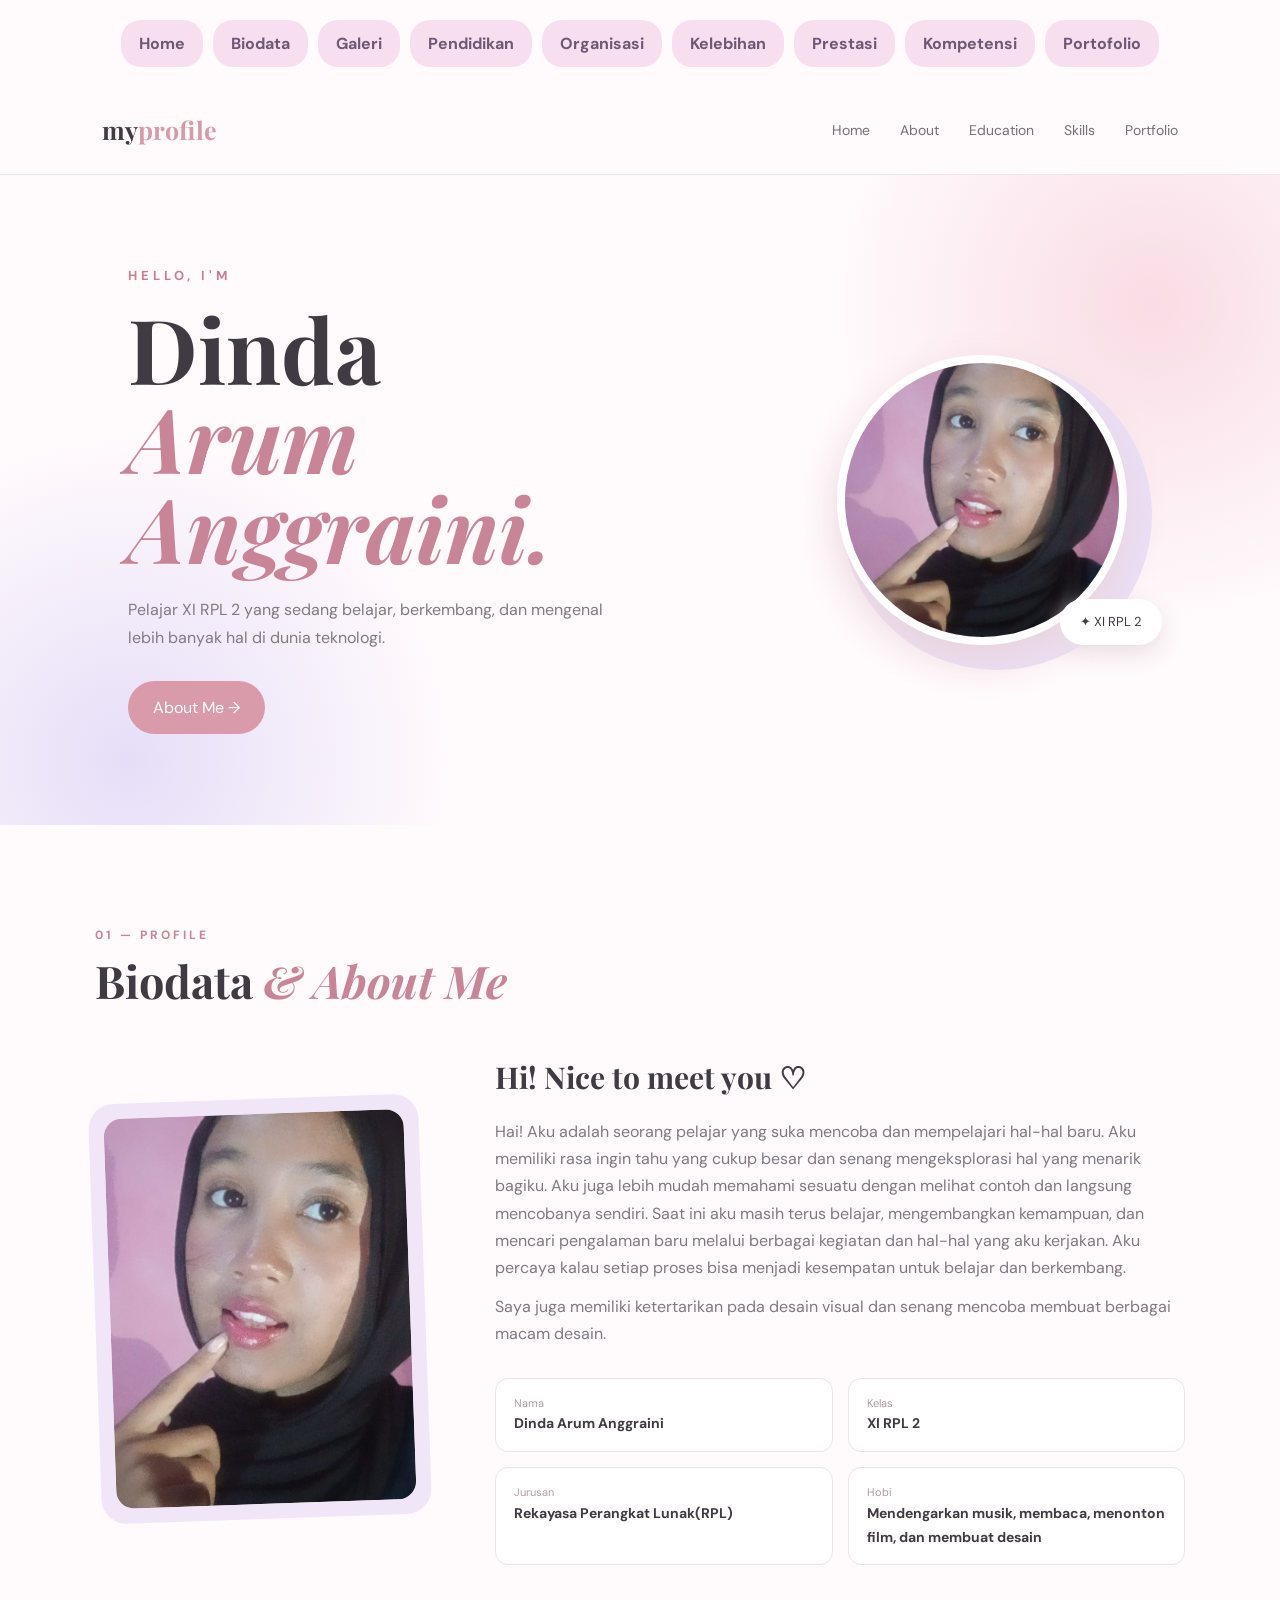
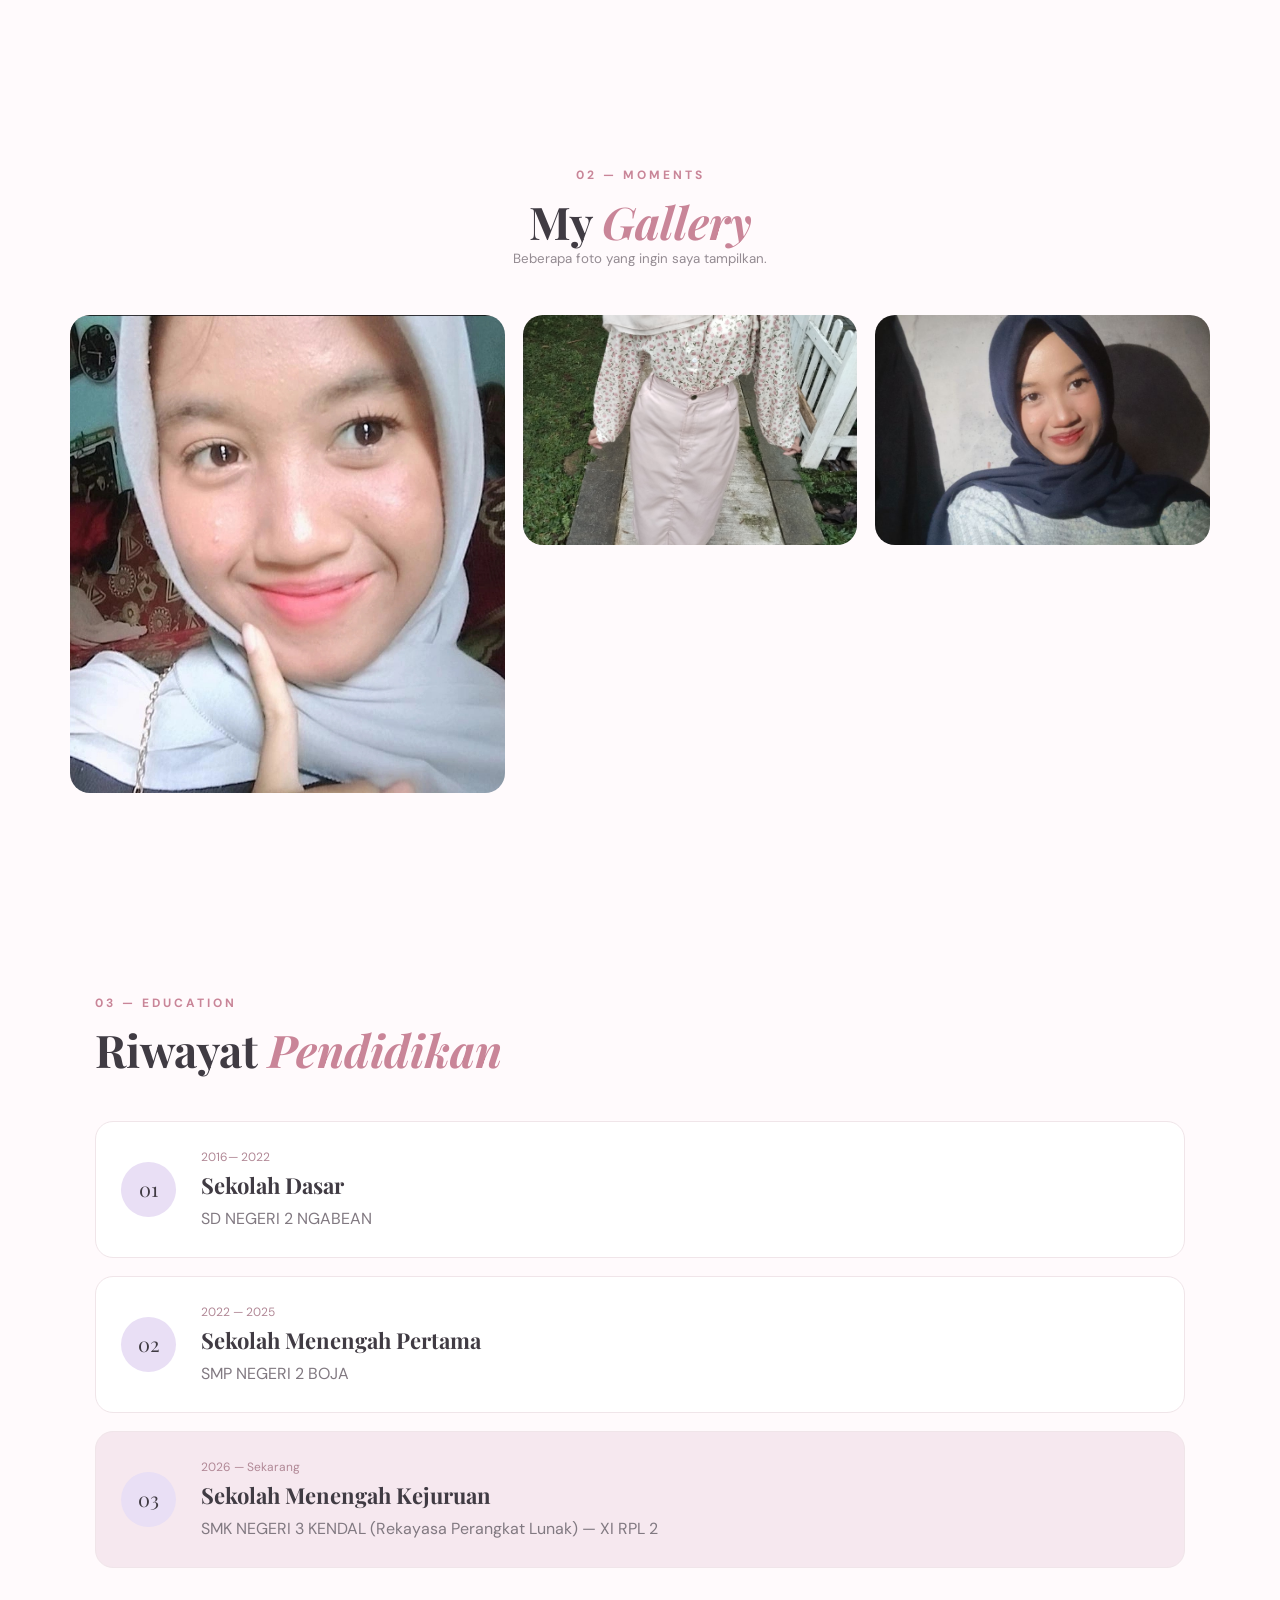
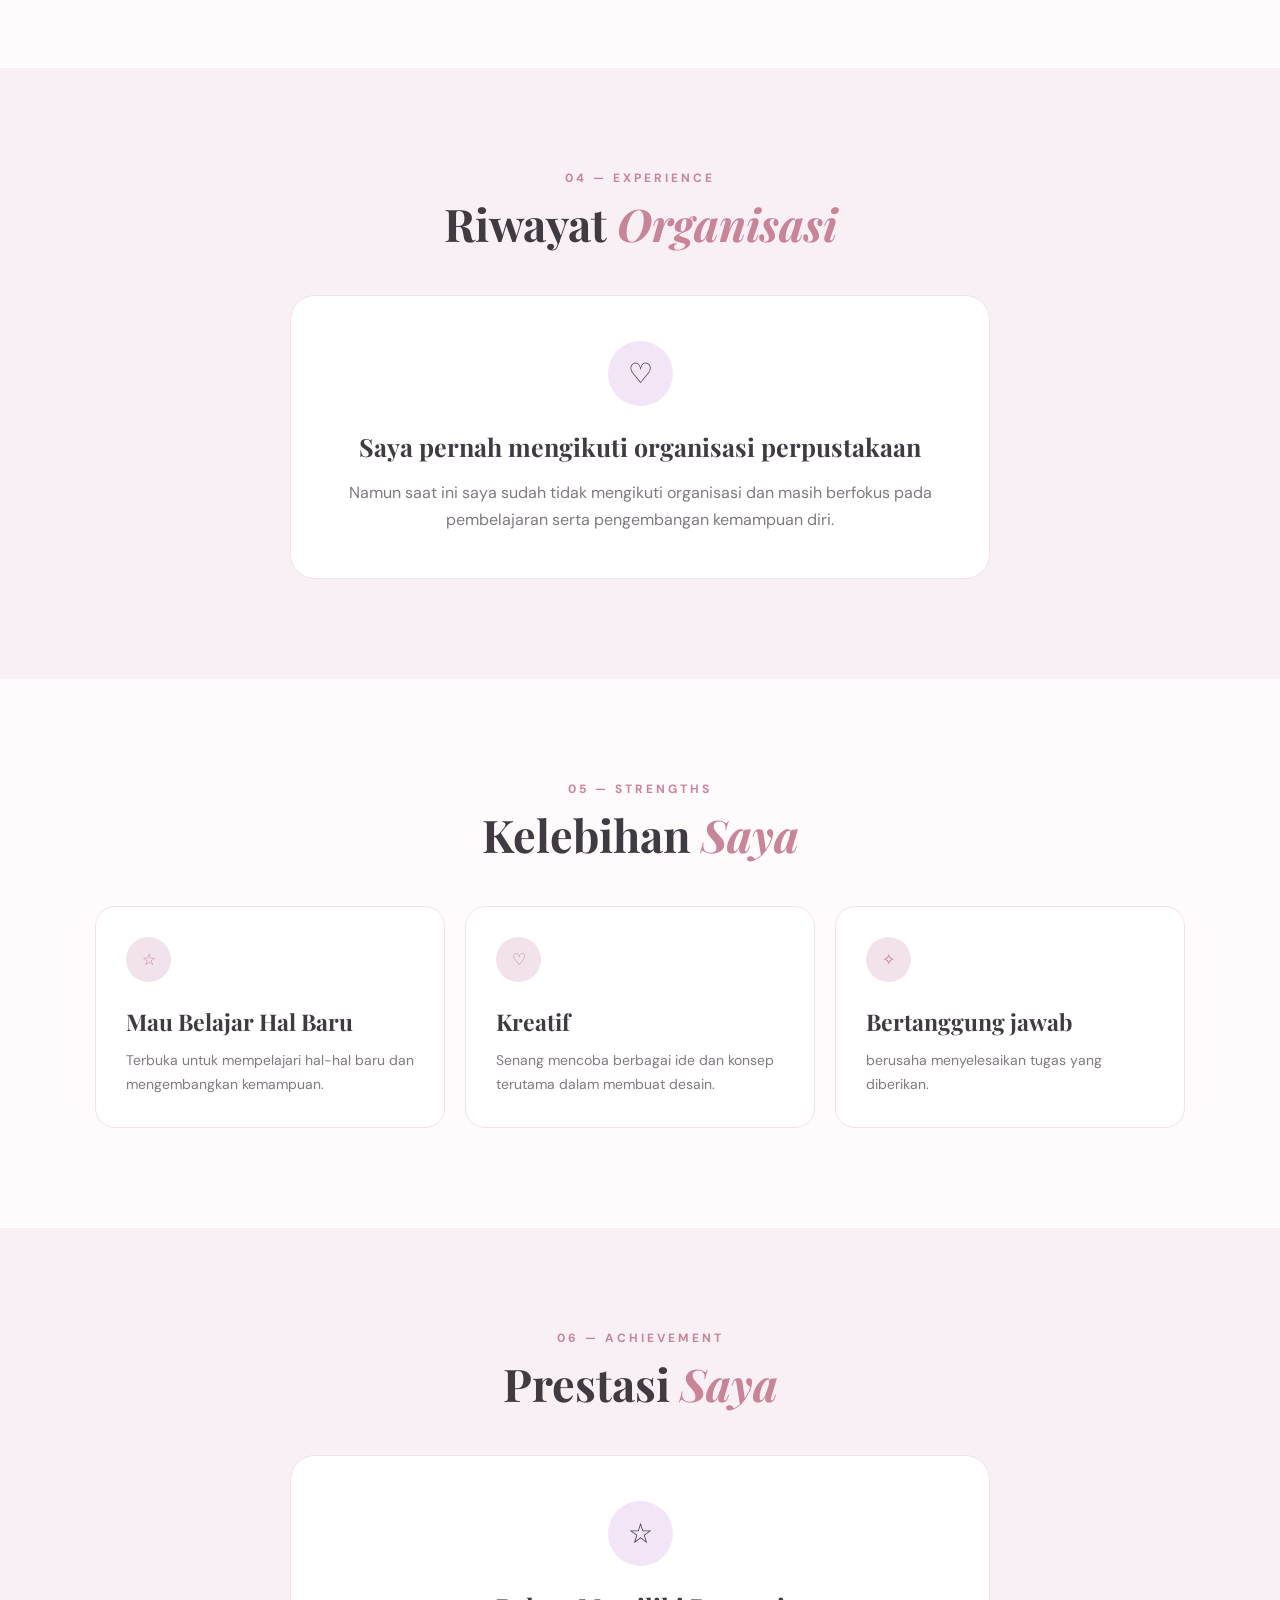
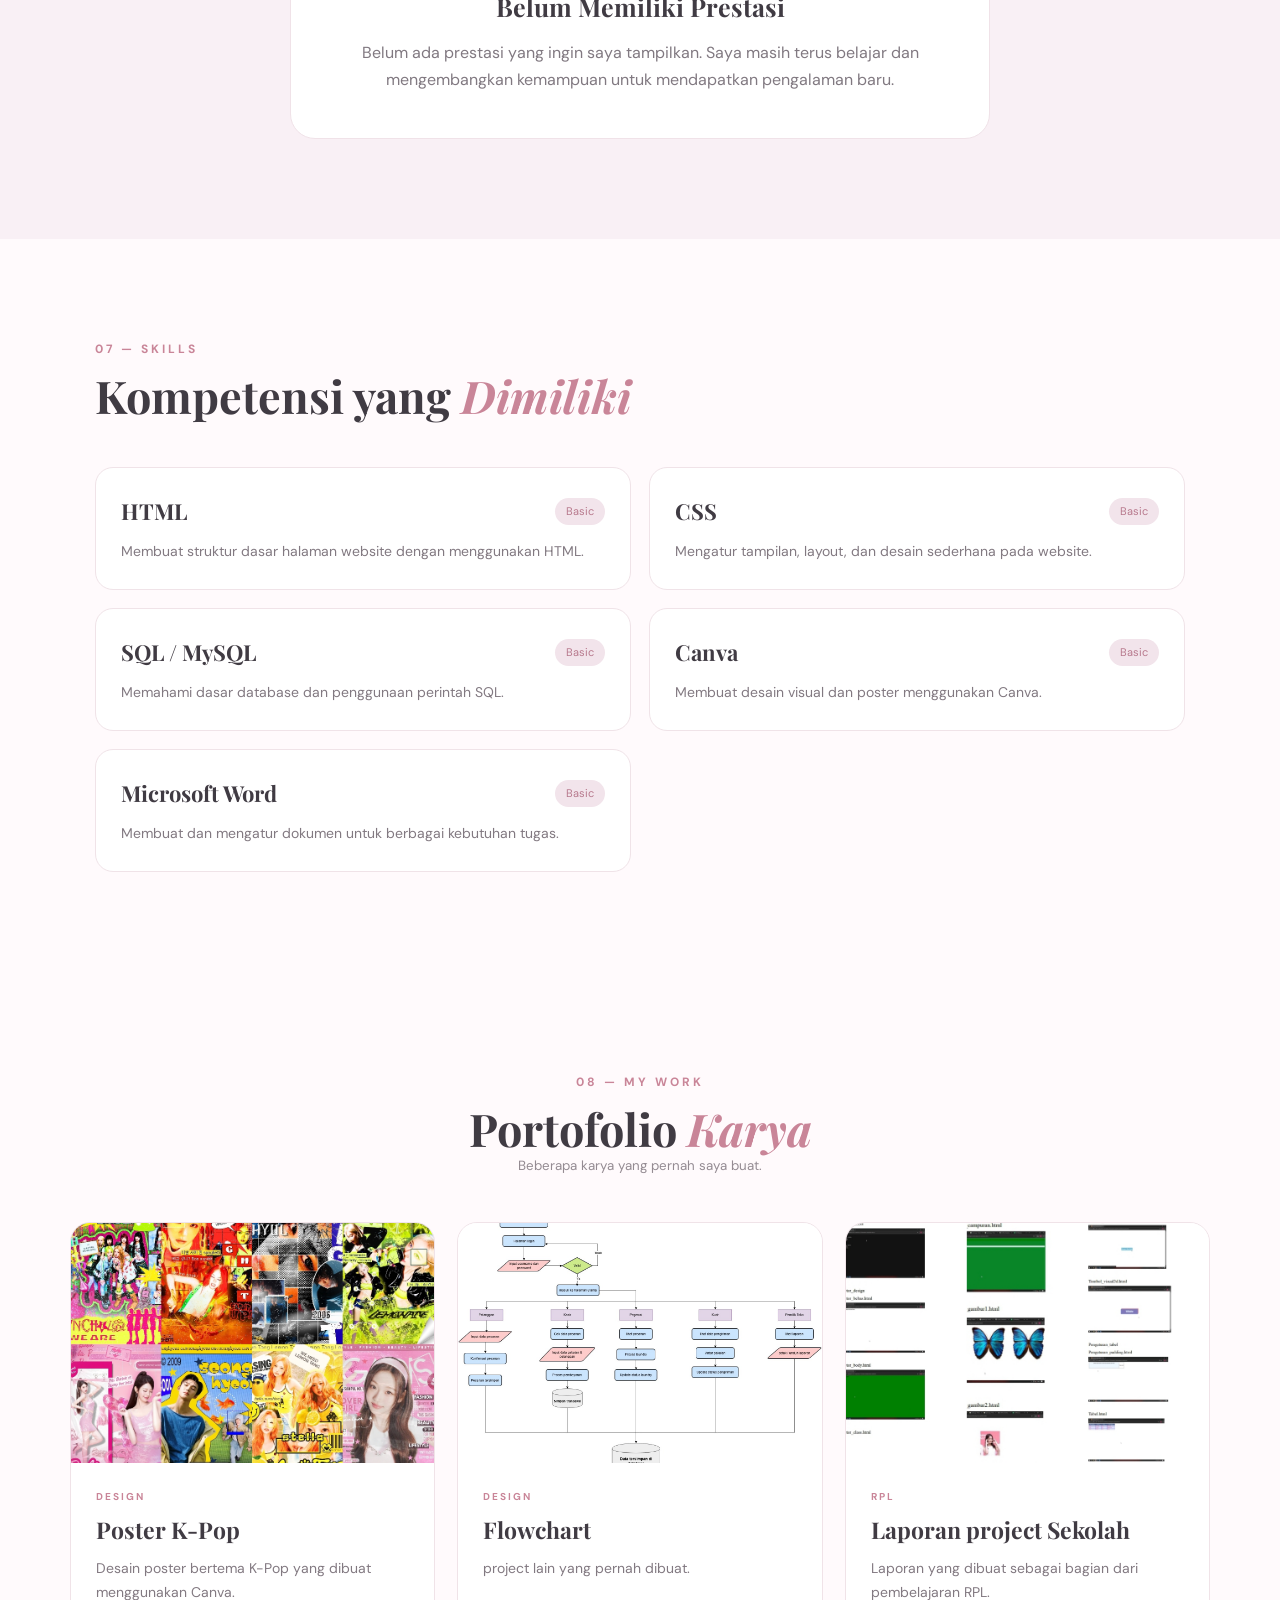
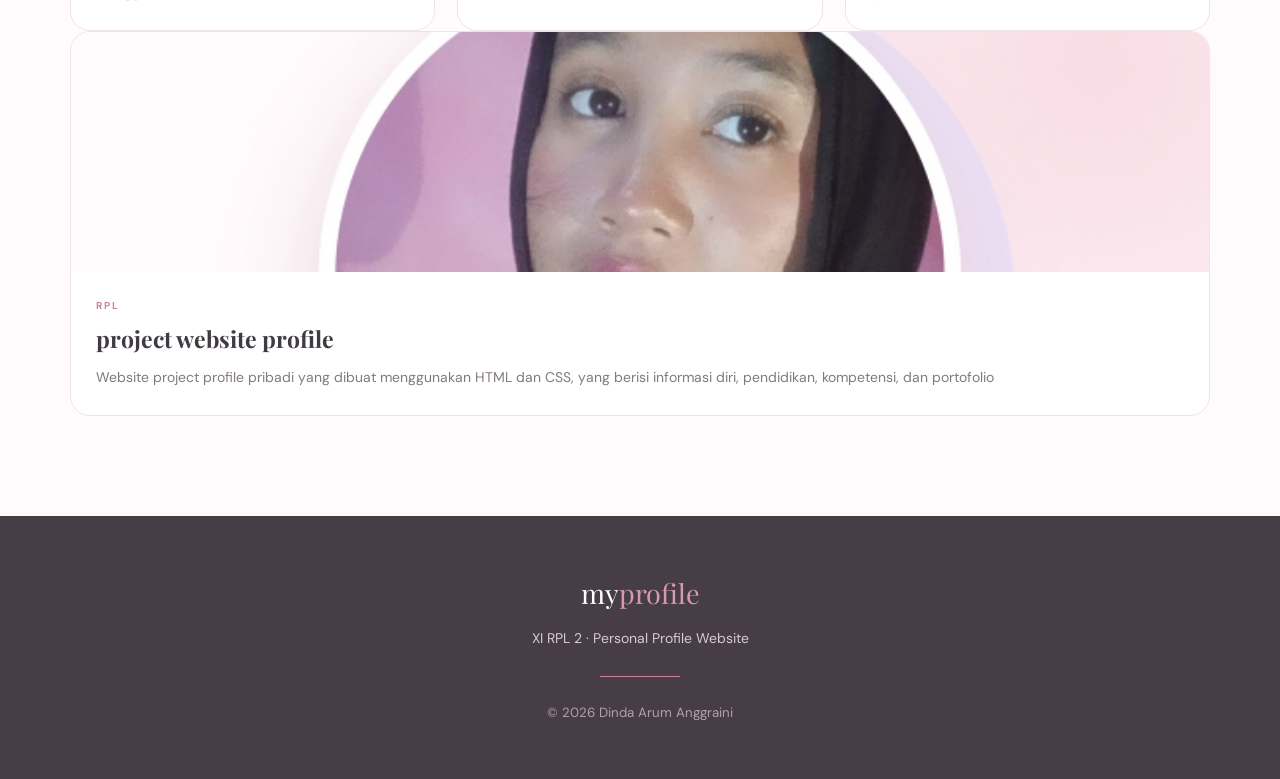
<file: Biodata_Dinda (1)/index.html>
<!-- MENU TAMBAHAN -->
<div class="menu-tambahan">
    <a href="#home">Home</a>
    <a href="#about">Biodata</a>
    <a href="#gallery">Galeri</a>
    <a href="#education">Pendidikan</a>
    <a href="#organization">Organisasi</a>
    <a href="#strengths">Kelebihan</a>
    <a href="#achievement">Prestasi</a>
    <a href="#skills">Kompetensi</a>
    <a href="#portfolio">Portofolio</a>
</div>

<!DOCTYPE html>
<html lang="id">
<head>
    <meta charset="UTF-8">
    <meta name="viewport" content="width=device-width, initial-scale=1.0">

    <title>My Personal Profile</title>

    <link rel="stylesheet" href="style.css">

    <!-- Google Font -->
    <link rel="preconnect" href="https://fonts.googleapis.com">
    <link rel="preconnect" href="https://fonts.gstatic.com" crossorigin>
    <link href="https://fonts.googleapis.com/css2?family=DM+Sans:wght@400;500;600;700&family=Playfair+Display:wght@500;600;700&display=swap" rel="stylesheet">
</head>

<body>

    <!-- ================= NAVBAR ================= -->

    <nav class="navbar">

        <div class="logo">
            my<span>profile</span>
        </div>

        <div class="nav-menu">
            <a href="#home">Home</a>
            <a href="#about">About</a>
            <a href="#education">Education</a>
            <a href="#skills">Skills</a>
            <a href="#portfolio">Portfolio</a>
        </div>

    </nav>


    <!-- ================= HERO ================= -->

    <section class="hero" id="home">

        <div class="hero-text">

            <p class="small-title">HELLO, I'M</p>

            <h1>
                Dinda<br>
                <span>Arum Anggraini.</span>
            </h1>

            <p class="hero-description">
                Pelajar XI RPL 2 yang sedang belajar,
                berkembang, dan mengenal lebih banyak
                hal di dunia teknologi.
            </p>

            <a href="#about" class="main-button">
                About Me →
            </a>

        </div>


        <div class="hero-photo">

            <div class="circle-decoration"></div>

            <img src="foto_profil.jpg" alt="Foto Profil">

            <div class="hello-card">
                ✦ XI RPL 2
            </div>

        </div>

    </section>


    <!-- ================= BIODATA ================= -->

    <section class="section" id="about">

        <div class="section-heading">
            <p>01 — PROFILE</p>
            <h2>Biodata <span>& About Me</span></h2>
        </div>


        <div class="about-container">

            <div class="about-photo">
                <img src="foto_profil.jpg" alt="Foto Saya">
            </div>


            <div class="about-content">

                <h3>Hi! Nice to meet you ♡</h3>

                <p>
                    Hai! Aku adalah seorang pelajar yang suka mencoba dan mempelajari hal-hal baru. Aku memiliki rasa ingin tahu yang cukup besar dan senang mengeksplorasi hal yang menarik bagiku. Aku juga lebih mudah memahami sesuatu dengan melihat contoh dan langsung mencobanya sendiri.
Saat ini aku masih terus belajar, mengembangkan kemampuan, dan mencari pengalaman baru melalui berbagai kegiatan dan hal-hal yang aku kerjakan. Aku percaya kalau setiap proses bisa menjadi kesempatan untuk belajar dan berkembang.
                </p>

                <p>
                    Saya juga memiliki ketertarikan pada desain visual
                    dan senang mencoba membuat berbagai macam desain.
                </p>


                <div class="biodata-grid">

                    <div>
                        <small>Nama</small>
                        <strong>Dinda Arum Anggraini</strong>
                    </div>

                    <div>
                        <small>Kelas</small>
                        <strong>XI RPL 2</strong>
                    </div>

                    <div>
                        <small>Jurusan</small>
                        <strong>Rekayasa Perangkat Lunak(RPL)</strong>
                    </div>


                    <div>
                        <small>Hobi</small>
                        <strong>Mendengarkan musik, membaca, menonton film, dan membuat desain </strong>
                    </div>
                    
                    

                </div>

            </div>

        </div>

    </section>


    <!-- ================= GALERI ================= -->

    <section class="section gallery-section" id="gallery">

        <div class="section-heading center">

            <p>02 — MOMENTS</p>

            <h2>My <span>Gallery</span></h2>

            <small>
                Beberapa foto yang ingin saya tampilkan.
            </small>

        </div>


        <div class="gallery">

            <div class="gallery-item big">
                <img src="foto3.webp" alt="Gallery 1">
            </div>

            <div class="gallery-item">
                <img src="foto2.jpg" alt="Gallery 2">
            </div>

            <div class="gallery-item">
                <img src="foto4.jpeg" alt="Gallery 3">
            </div>


        </div>

    </section>


    <!-- ================= PENDIDIKAN ================= -->

    <section class="section" id="education">

        <div class="section-heading">

            <p>03 — EDUCATION</p>

            <h2>Riwayat <span>Pendidikan</span></h2>

        </div>


        <div class="education-list">

            <div class="education-card">

                <div class="edu-number">01</div>

                <div>
                    <span>2016— 2022</span>
                    <h3>Sekolah Dasar</h3>
                    <p>SD NEGERI 2 NGABEAN</p>
                </div>

            </div>


            <div class="education-card">

                <div class="edu-number">02</div>

                <div>
                    <span>2022 — 2025</span>
                    <h3>Sekolah Menengah Pertama</h3>
                    <p>SMP NEGERI 2 BOJA</p>
                </div>

            </div>


            <div class="education-card active">

                <div class="edu-number">03</div>

                <div>
                    <span>2026 — Sekarang</span>
                    <h3>Sekolah Menengah Kejuruan</h3>
                    <p>SMK NEGERI 3 KENDAL (Rekayasa Perangkat Lunak) — XI RPL 2</p>
                </div>

            </div>

        </div>

    </section>


    <!-- ================= ORGANISASI ================= -->

    <section class="section soft-section" id="organization">

        <div class="section-heading center">

            <p>04 — EXPERIENCE</p>

            <h2>Riwayat <span>Organisasi</span></h2>

        </div>


        <div class="empty-card">

            <div class="empty-icon">♡</div>

            <h3>Saya pernah mengikuti organisasi perpustakaan</h3>

            <p>
                Namun saat ini saya sudah tidak mengikuti
                organisasi dan masih berfokus pada pembelajaran
                serta pengembangan kemampuan diri.
            </p>

        </div>

    </section>


    <!-- ================= KELEBIHAN ================= -->

    <section class="section" id="strengths">

        <div class="section-heading center">

            <p>05 — STRENGTHS</p>

            <h2>Kelebihan <span>Saya</span></h2>

        </div>


        <div class="strength-grid">

            <div class="strength-card">
                <div class="card-icon">☆</div>
                <h3>Mau Belajar Hal Baru</h3>
                <p>
                    Terbuka untuk mempelajari hal-hal baru
                    dan mengembangkan kemampuan.
                </p>
            </div>


            <div class="strength-card">
                <div class="card-icon">♡</div>
                <h3>Kreatif</h3>
                <p>
                    Senang mencoba berbagai ide dan konsep
                    terutama dalam membuat desain.
                </p>
            </div>


            <div class="strength-card">
                <div class="card-icon">✧</div>
                <h3>Bertanggung jawab</h3>
                <p>
                 berusaha menyelesaikan tugas yang diberikan.
                </p>
            </div>

        </div>

    </section>


    <!-- ================= PRESTASI ================= -->

    <section class="section soft-section" id="achievement">

        <div class="section-heading center">

            <p>06 — ACHIEVEMENT</p>

            <h2>Prestasi <span>Saya</span></h2>

        </div>


        <div class="empty-card">

            <div class="empty-icon">☆</div>

            <h3>Belum Memiliki Prestasi</h3>

            <p>
                Belum ada prestasi yang ingin saya tampilkan.
                Saya masih terus belajar dan mengembangkan kemampuan
                untuk mendapatkan pengalaman baru.
            </p>

        </div>

    </section>


    <!-- ================= KOMPETENSI ================= -->

    <section class="section" id="skills">

        <div class="section-heading">

            <p>07 — SKILLS</p>

            <h2>Kompetensi yang <span>Dimiliki</span></h2>

        </div>


        <div class="skills-container">

            <div class="skill-card">
                <div class="skill-top">
                    <h3>HTML</h3>
                    <span>Basic</span>
                </div>

                <p>
                    Membuat struktur dasar halaman website
                    dengan menggunakan HTML.
                </p>
            </div>


            <div class="skill-card">
                <div class="skill-top">
                    <h3>CSS</h3>
                    <span>Basic</span>
                </div>

                <p>
                    Mengatur tampilan, layout, dan desain
                    sederhana pada website.
                </p>
            </div>


            <div class="skill-card">
                <div class="skill-top">
                    <h3>SQL / MySQL</h3>
                    <span>Basic</span>
                </div>

                <p>
                    Memahami dasar database dan penggunaan
                    perintah SQL.
                </p>
            </div>


            <div class="skill-card">
                <div class="skill-top">
                    <h3>Canva</h3>
                    <span>Basic</span>
                </div>

                <p>
                    Membuat desain visual dan poster
                    menggunakan Canva.
                </p>
            </div>


            <div class="skill-card">
                <div class="skill-top">
                    <h3>Microsoft Word</h3>
                    <span>Basic</span>
                </div>

                <p>
                    Membuat dan mengatur dokumen untuk
                    berbagai kebutuhan tugas.
                </p>
            </div>




        </div>

    </section>


    <!-- ================= PORTOFOLIO ================= -->

    <section class="section portfolio-section" id="portfolio">

        <div class="section-heading center">

            <p>08 — MY WORK</p>

            <h2>Portofolio <span>Karya</span></h2>

            <small>
                Beberapa karya yang pernah saya buat.
            </small>

        </div>


        <div class="portfolio-grid">

            <div class="portfolio-card">

                <div class="portfolio-image">
                    <img src="collage.jpg" alt="Poster K-Pop">
                </div>

                <div class="portfolio-content">

                    <span>DESIGN</span>

                    <h3>Poster K-Pop</h3>

                    <p>
                        Desain poster bertema K-Pop yang dibuat
                        menggunakan Canva.
                    </p>

                </div>

            </div>


            <div class="portfolio-card">

                <div class="portfolio-image">
                    <img src="flowchart.jpg" alt="Karya Kedua">
                </div>

                <div class="portfolio-content">

                    <span>DESIGN</span>

                    <h3>Flowchart</h3>

                    <p>
                     project lain yang
                        pernah dibuat.
                    </p>

                </div>

            </div>


            <div class="portfolio-card">

                <div class="portfolio-image">
                    <img src="collage2.jpg" alt="Laporan project">
                </div>

                <div class="portfolio-content">

                    <span>RPL</span>

                    <h3>Laporan project Sekolah</h3>

                    <p>
                        Laporan yang dibuat sebagai bagian
                        dari pembelajaran RPL.
                    </p>

                </div>

            </div>

        </div>
        
                    <div class="portfolio-card">

                <div class="portfolio-image">
                    <img src="profile.jpg" alt="project website profile">
                </div>

                <div class="portfolio-content">

                    <span>RPL</span>

                    <h3>project website profile</h3>

                    <p>
                        Website project profile pribadi yang dibuat menggunakan HTML dan CSS, yang berisi informasi diri, pendidikan, kompetensi, dan portofolio 
                    </p>

                </div>

            </div>

        </div>

    </section>


    <!-- ================= FOOTER ================= -->

    <footer>

        <div class="footer-logo">
            my<span>profile</span>
        </div>

        <p>
            XI RPL 2 · Personal Profile Website
        </p>

        <div class="footer-line"></div>

        <small>
            © 2026 Dinda Arum Anggraini
        </small>

    </footer>


</body>
</html>
</file>
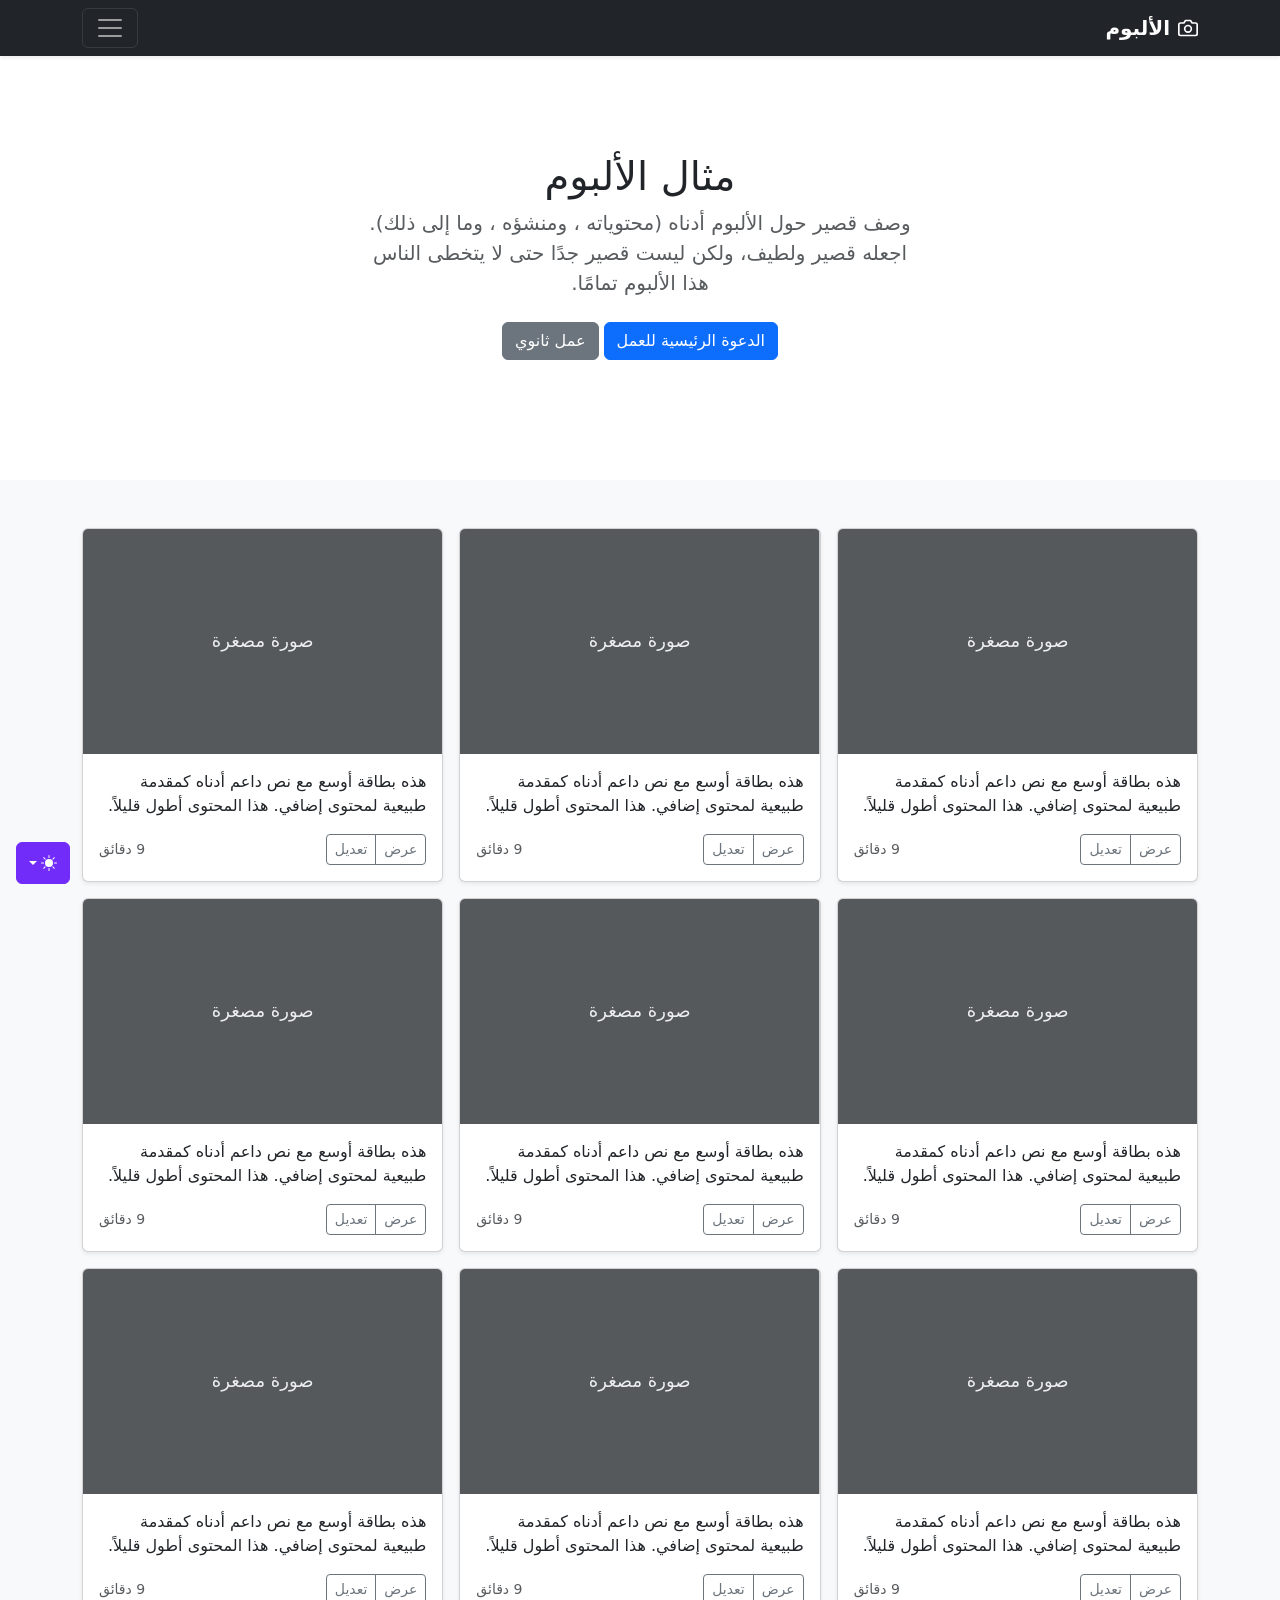
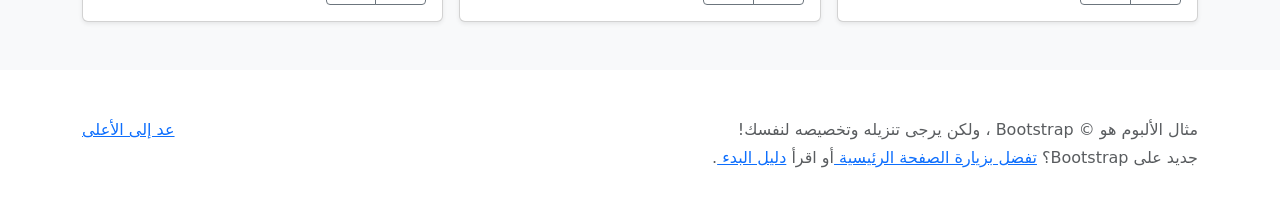
<file: bootstrap/examples/album-rtl/index.html>
<!doctype html>
<html lang="ar" dir="rtl" data-bs-theme="auto">
  <head>
    <meta charset="utf-8" />
    <meta name="viewport" content="width=device-width, initial-scale=1" />
    <meta name="description" content="" />
    <meta
      name="author"
      content="Mark Otto, Jacob Thornton, and Bootstrap contributors"
    />
    <meta name="generator" content="Astro v5.13.2" />
    <title>مثال الألبوم · Bootstrap v5.3</title>
    <link
      rel="canonical"
      href="https://getbootstrap.com/docs/5.3/examples/album-rtl/"
    />
    <script src="../assets/js/color-modes.js"></script>
    <link href="../assets/dist/css/bootstrap.rtl.min.css" rel="stylesheet" />
    <meta name="theme-color" content="#712cf9" />
    <style>
      .bd-placeholder-img {
        font-size: 1.125rem;
        text-anchor: middle;
        -webkit-user-select: none;
        -moz-user-select: none;
        user-select: none;
      }
      @media (min-width: 768px) {
        .bd-placeholder-img-lg {
          font-size: 3.5rem;
        }
      }
      .b-example-divider {
        width: 100%;
        height: 3rem;
        background-color: #0000001a;
        border: solid rgba(0, 0, 0, 0.15);
        border-width: 1px 0;
        box-shadow:
          inset 0 0.5em 1.5em #0000001a,
          inset 0 0.125em 0.5em #00000026;
      }
      .b-example-vr {
        flex-shrink: 0;
        width: 1.5rem;
        height: 100vh;
      }
      .bi {
        vertical-align: -0.125em;
        fill: currentColor;
      }
      .nav-scroller {
        position: relative;
        z-index: 2;
        height: 2.75rem;
        overflow-y: hidden;
      }
      .nav-scroller .nav {
        display: flex;
        flex-wrap: nowrap;
        padding-bottom: 1rem;
        margin-top: -1px;
        overflow-x: auto;
        text-align: center;
        white-space: nowrap;
        -webkit-overflow-scrolling: touch;
      }
      .btn-bd-primary {
        --bd-violet-bg: #712cf9;
        --bd-violet-rgb: 112.520718, 44.062154, 249.437846;
        --bs-btn-font-weight: 600;
        --bs-btn-color: var(--bs-white);
        --bs-btn-bg: var(--bd-violet-bg);
        --bs-btn-border-color: var(--bd-violet-bg);
        --bs-btn-hover-color: var(--bs-white);
        --bs-btn-hover-bg: #6528e0;
        --bs-btn-hover-border-color: #6528e0;
        --bs-btn-focus-shadow-rgb: var(--bd-violet-rgb);
        --bs-btn-active-color: var(--bs-btn-hover-color);
        --bs-btn-active-bg: #5a23c8;
        --bs-btn-active-border-color: #5a23c8;
      }
      .bd-mode-toggle {
        z-index: 1500;
      }
      .bd-mode-toggle .bi {
        width: 1em;
        height: 1em;
      }
      .bd-mode-toggle .dropdown-menu .active .bi {
        display: block !important;
      }
    </style>
  </head>
  <body>
    <svg xmlns="http://www.w3.org/2000/svg" class="d-none">
      <symbol id="check2" viewBox="0 0 16 16">
        <path
          d="M13.854 3.646a.5.5 0 0 1 0 .708l-7 7a.5.5 0 0 1-.708 0l-3.5-3.5a.5.5 0 1 1 .708-.708L6.5 10.293l6.646-6.647a.5.5 0 0 1 .708 0z"
        ></path>
      </symbol>
      <symbol id="circle-half" viewBox="0 0 16 16">
        <path
          d="M8 15A7 7 0 1 0 8 1v14zm0 1A8 8 0 1 1 8 0a8 8 0 0 1 0 16z"
        ></path>
      </symbol>
      <symbol id="moon-stars-fill" viewBox="0 0 16 16">
        <path
          d="M6 .278a.768.768 0 0 1 .08.858 7.208 7.208 0 0 0-.878 3.46c0 4.021 3.278 7.277 7.318 7.277.527 0 1.04-.055 1.533-.16a.787.787 0 0 1 .81.316.733.733 0 0 1-.031.893A8.349 8.349 0 0 1 8.344 16C3.734 16 0 12.286 0 7.71 0 4.266 2.114 1.312 5.124.06A.752.752 0 0 1 6 .278z"
        ></path>
        <path
          d="M10.794 3.148a.217.217 0 0 1 .412 0l.387 1.162c.173.518.579.924 1.097 1.097l1.162.387a.217.217 0 0 1 0 .412l-1.162.387a1.734 1.734 0 0 0-1.097 1.097l-.387 1.162a.217.217 0 0 1-.412 0l-.387-1.162A1.734 1.734 0 0 0 9.31 6.593l-1.162-.387a.217.217 0 0 1 0-.412l1.162-.387a1.734 1.734 0 0 0 1.097-1.097l.387-1.162zM13.863.099a.145.145 0 0 1 .274 0l.258.774c.115.346.386.617.732.732l.774.258a.145.145 0 0 1 0 .274l-.774.258a1.156 1.156 0 0 0-.732.732l-.258.774a.145.145 0 0 1-.274 0l-.258-.774a1.156 1.156 0 0 0-.732-.732l-.774-.258a.145.145 0 0 1 0-.274l.774-.258c.346-.115.617-.386.732-.732L13.863.1z"
        ></path>
      </symbol>
      <symbol id="sun-fill" viewBox="0 0 16 16">
        <path
          d="M8 12a4 4 0 1 0 0-8 4 4 0 0 0 0 8zM8 0a.5.5 0 0 1 .5.5v2a.5.5 0 0 1-1 0v-2A.5.5 0 0 1 8 0zm0 13a.5.5 0 0 1 .5.5v2a.5.5 0 0 1-1 0v-2A.5.5 0 0 1 8 13zm8-5a.5.5 0 0 1-.5.5h-2a.5.5 0 0 1 0-1h2a.5.5 0 0 1 .5.5zM3 8a.5.5 0 0 1-.5.5h-2a.5.5 0 0 1 0-1h2A.5.5 0 0 1 3 8zm10.657-5.657a.5.5 0 0 1 0 .707l-1.414 1.415a.5.5 0 1 1-.707-.708l1.414-1.414a.5.5 0 0 1 .707 0zm-9.193 9.193a.5.5 0 0 1 0 .707L3.05 13.657a.5.5 0 0 1-.707-.707l1.414-1.414a.5.5 0 0 1 .707 0zm9.193 2.121a.5.5 0 0 1-.707 0l-1.414-1.414a.5.5 0 0 1 .707-.707l1.414 1.414a.5.5 0 0 1 0 .707zM4.464 4.465a.5.5 0 0 1-.707 0L2.343 3.05a.5.5 0 1 1 .707-.707l1.414 1.414a.5.5 0 0 1 0 .708z"
        ></path>
      </symbol>
    </svg>
    <div
      class="dropdown position-fixed bottom-0 end-0 mb-3 me-3 bd-mode-toggle"
    >
      <button
        class="btn btn-bd-primary py-2 dropdown-toggle d-flex align-items-center"
        id="bd-theme"
        type="button"
        aria-expanded="false"
        data-bs-toggle="dropdown"
        aria-label="Toggle theme (auto)"
      >
        <svg class="bi my-1 theme-icon-active" aria-hidden="true">
          <use href="#circle-half"></use>
        </svg>
        <span class="visually-hidden" id="bd-theme-text">Toggle theme</span>
      </button>
      <ul
        class="dropdown-menu dropdown-menu-end shadow"
        aria-labelledby="bd-theme-text"
      >
        <li>
          <button
            type="button"
            class="dropdown-item d-flex align-items-center"
            data-bs-theme-value="light"
            aria-pressed="false"
          >
            <svg class="bi me-2 opacity-50" aria-hidden="true">
              <use href="#sun-fill"></use>
            </svg>
            Light
            <svg class="bi ms-auto d-none" aria-hidden="true">
              <use href="#check2"></use>
            </svg>
          </button>
        </li>
        <li>
          <button
            type="button"
            class="dropdown-item d-flex align-items-center"
            data-bs-theme-value="dark"
            aria-pressed="false"
          >
            <svg class="bi me-2 opacity-50" aria-hidden="true">
              <use href="#moon-stars-fill"></use>
            </svg>
            Dark
            <svg class="bi ms-auto d-none" aria-hidden="true">
              <use href="#check2"></use>
            </svg>
          </button>
        </li>
        <li>
          <button
            type="button"
            class="dropdown-item d-flex align-items-center active"
            data-bs-theme-value="auto"
            aria-pressed="true"
          >
            <svg class="bi me-2 opacity-50" aria-hidden="true">
              <use href="#circle-half"></use>
            </svg>
            Auto
            <svg class="bi ms-auto d-none" aria-hidden="true">
              <use href="#check2"></use>
            </svg>
          </button>
        </li>
      </ul>
    </div>
    <header data-bs-theme="dark">
      <div class="collapse text-bg-dark" id="navbarHeader">
        <div class="container">
          <div class="row">
            <div class="col-sm-8 col-md-7 py-4">
              <h4>حول</h4>
              <p class="text-body-secondary">
                أضف بعض المعلومات حول الألبوم، المؤلف، أو أي سياق خلفية آخر.
                اجعلها بضع جمل حتى يتمكن الزوار من التقاط بعض التلميحات المفيدة.
                ثم اربطها ببعض مواقع التواصل الاجتماعي أو معلومات الاتصال.
              </p>
            </div>
            <div class="col-sm-4 offset-md-1 py-4">
              <h4>تواصل معي</h4>
              <ul class="list-unstyled">
                <li><a href="#" class="text-white">تابعني على تويتر</a></li>
                <li>
                  <a href="#" class="text-white">شاركني الإعجاب في فيسبوك</a>
                </li>
                <li>
                  <a href="#" class="text-white"
                    >راسلني على البريد الإلكتروني</a
                  >
                </li>
              </ul>
            </div>
          </div>
        </div>
      </div>
      <div class="navbar navbar-dark bg-dark shadow-sm">
        <div class="container">
          <a href="#" class="navbar-brand d-flex align-items-center">
            <svg
              xmlns="http://www.w3.org/2000/svg"
              width="20"
              height="20"
              fill="none"
              stroke="currentColor"
              stroke-linecap="round"
              stroke-linejoin="round"
              stroke-width="2"
              aria-hidden="true"
              class="me-2"
              viewBox="0 0 24 24"
            >
              <path
                d="M23 19a2 2 0 0 1-2 2H3a2 2 0 0 1-2-2V8a2 2 0 0 1 2-2h4l2-3h6l2 3h4a2 2 0 0 1 2 2z"
              ></path>
              <circle cx="12" cy="13" r="4"></circle>
            </svg>
            <strong>الألبوم</strong>
          </a>
          <button
            class="navbar-toggler"
            type="button"
            data-bs-toggle="collapse"
            data-bs-target="#navbarHeader"
            aria-controls="navbarHeader"
            aria-expanded="false"
            aria-label="تبديل التنقل"
          >
            <span class="navbar-toggler-icon"></span>
          </button>
        </div>
      </div>
    </header>
    <main>
      <section class="py-5 text-center container">
        <div class="row py-lg-5">
          <div class="col-lg-6 col-md-8 mx-auto">
            <h1 class="fw-light">مثال الألبوم</h1>
            <p class="lead text-body-secondary">
              وصف قصير حول الألبوم أدناه (محتوياته ، ومنشؤه ، وما إلى ذلك).
              اجعله قصير ولطيف، ولكن ليست قصير جدًا حتى لا يتخطى الناس هذا
              الألبوم تمامًا.
            </p>
            <p>
              <a href="#" class="btn btn-primary my-2">الدعوة الرئيسية للعمل</a>
              <a href="#" class="btn btn-secondary my-2">عمل ثانوي</a>
            </p>
          </div>
        </div>
      </section>
      <div class="album py-5 bg-body-tertiary">
        <div class="container">
          <div class="row row-cols-1 row-cols-sm-2 row-cols-md-3 g-3">
            <div class="col">
              <div class="card shadow-sm">
                <svg
                  aria-label="Placeholder: صورة مصغرة"
                  class="bd-placeholder-img card-img-top"
                  height="225"
                  preserveAspectRatio="xMidYMid slice"
                  role="img"
                  width="100%"
                  xmlns="http://www.w3.org/2000/svg"
                >
                  <title>Placeholder</title>
                  <rect width="100%" height="100%" fill="#55595c"></rect>
                  <text x="50%" y="50%" fill="#eceeef" dy=".3em">
                    صورة مصغرة
                  </text>
                </svg>
                <div class="card-body">
                  <p class="card-text">
                    هذه بطاقة أوسع مع نص داعم أدناه كمقدمة طبيعية لمحتوى إضافي.
                    هذا المحتوى أطول قليلاً.
                  </p>
                  <div
                    class="d-flex justify-content-between align-items-center"
                  >
                    <div class="btn-group">
                      <button
                        type="button"
                        class="btn btn-sm btn-outline-secondary"
                      >
                        عرض
                      </button>
                      <button
                        type="button"
                        class="btn btn-sm btn-outline-secondary"
                      >
                        تعديل
                      </button>
                    </div>
                    <small class="text-body-secondary">9 دقائق</small>
                  </div>
                </div>
              </div>
            </div>
            <div class="col">
              <div class="card shadow-sm">
                <svg
                  aria-label="Placeholder: صورة مصغرة"
                  class="bd-placeholder-img card-img-top"
                  height="225"
                  preserveAspectRatio="xMidYMid slice"
                  role="img"
                  width="100%"
                  xmlns="http://www.w3.org/2000/svg"
                >
                  <title>Placeholder</title>
                  <rect width="100%" height="100%" fill="#55595c"></rect>
                  <text x="50%" y="50%" fill="#eceeef" dy=".3em">
                    صورة مصغرة
                  </text>
                </svg>
                <div class="card-body">
                  <p class="card-text">
                    هذه بطاقة أوسع مع نص داعم أدناه كمقدمة طبيعية لمحتوى إضافي.
                    هذا المحتوى أطول قليلاً.
                  </p>
                  <div
                    class="d-flex justify-content-between align-items-center"
                  >
                    <div class="btn-group">
                      <button
                        type="button"
                        class="btn btn-sm btn-outline-secondary"
                      >
                        عرض
                      </button>
                      <button
                        type="button"
                        class="btn btn-sm btn-outline-secondary"
                      >
                        تعديل
                      </button>
                    </div>
                    <small class="text-body-secondary">9 دقائق</small>
                  </div>
                </div>
              </div>
            </div>
            <div class="col">
              <div class="card shadow-sm">
                <svg
                  aria-label="Placeholder: صورة مصغرة"
                  class="bd-placeholder-img card-img-top"
                  height="225"
                  preserveAspectRatio="xMidYMid slice"
                  role="img"
                  width="100%"
                  xmlns="http://www.w3.org/2000/svg"
                >
                  <title>Placeholder</title>
                  <rect width="100%" height="100%" fill="#55595c"></rect>
                  <text x="50%" y="50%" fill="#eceeef" dy=".3em">
                    صورة مصغرة
                  </text>
                </svg>
                <div class="card-body">
                  <p class="card-text">
                    هذه بطاقة أوسع مع نص داعم أدناه كمقدمة طبيعية لمحتوى إضافي.
                    هذا المحتوى أطول قليلاً.
                  </p>
                  <div
                    class="d-flex justify-content-between align-items-center"
                  >
                    <div class="btn-group">
                      <button
                        type="button"
                        class="btn btn-sm btn-outline-secondary"
                      >
                        عرض
                      </button>
                      <button
                        type="button"
                        class="btn btn-sm btn-outline-secondary"
                      >
                        تعديل
                      </button>
                    </div>
                    <small class="text-body-secondary">9 دقائق</small>
                  </div>
                </div>
              </div>
            </div>
            <div class="col">
              <div class="card shadow-sm">
                <svg
                  aria-label="Placeholder: صورة مصغرة"
                  class="bd-placeholder-img card-img-top"
                  height="225"
                  preserveAspectRatio="xMidYMid slice"
                  role="img"
                  width="100%"
                  xmlns="http://www.w3.org/2000/svg"
                >
                  <title>Placeholder</title>
                  <rect width="100%" height="100%" fill="#55595c"></rect>
                  <text x="50%" y="50%" fill="#eceeef" dy=".3em">
                    صورة مصغرة
                  </text>
                </svg>
                <div class="card-body">
                  <p class="card-text">
                    هذه بطاقة أوسع مع نص داعم أدناه كمقدمة طبيعية لمحتوى إضافي.
                    هذا المحتوى أطول قليلاً.
                  </p>
                  <div
                    class="d-flex justify-content-between align-items-center"
                  >
                    <div class="btn-group">
                      <button
                        type="button"
                        class="btn btn-sm btn-outline-secondary"
                      >
                        عرض
                      </button>
                      <button
                        type="button"
                        class="btn btn-sm btn-outline-secondary"
                      >
                        تعديل
                      </button>
                    </div>
                    <small class="text-body-secondary">9 دقائق</small>
                  </div>
                </div>
              </div>
            </div>
            <div class="col">
              <div class="card shadow-sm">
                <svg
                  aria-label="Placeholder: صورة مصغرة"
                  class="bd-placeholder-img card-img-top"
                  height="225"
                  preserveAspectRatio="xMidYMid slice"
                  role="img"
                  width="100%"
                  xmlns="http://www.w3.org/2000/svg"
                >
                  <title>Placeholder</title>
                  <rect width="100%" height="100%" fill="#55595c"></rect>
                  <text x="50%" y="50%" fill="#eceeef" dy=".3em">
                    صورة مصغرة
                  </text>
                </svg>
                <div class="card-body">
                  <p class="card-text">
                    هذه بطاقة أوسع مع نص داعم أدناه كمقدمة طبيعية لمحتوى إضافي.
                    هذا المحتوى أطول قليلاً.
                  </p>
                  <div
                    class="d-flex justify-content-between align-items-center"
                  >
                    <div class="btn-group">
                      <button
                        type="button"
                        class="btn btn-sm btn-outline-secondary"
                      >
                        عرض
                      </button>
                      <button
                        type="button"
                        class="btn btn-sm btn-outline-secondary"
                      >
                        تعديل
                      </button>
                    </div>
                    <small class="text-body-secondary">9 دقائق</small>
                  </div>
                </div>
              </div>
            </div>
            <div class="col">
              <div class="card shadow-sm">
                <svg
                  aria-label="Placeholder: صورة مصغرة"
                  class="bd-placeholder-img card-img-top"
                  height="225"
                  preserveAspectRatio="xMidYMid slice"
                  role="img"
                  width="100%"
                  xmlns="http://www.w3.org/2000/svg"
                >
                  <title>Placeholder</title>
                  <rect width="100%" height="100%" fill="#55595c"></rect>
                  <text x="50%" y="50%" fill="#eceeef" dy=".3em">
                    صورة مصغرة
                  </text>
                </svg>
                <div class="card-body">
                  <p class="card-text">
                    هذه بطاقة أوسع مع نص داعم أدناه كمقدمة طبيعية لمحتوى إضافي.
                    هذا المحتوى أطول قليلاً.
                  </p>
                  <div
                    class="d-flex justify-content-between align-items-center"
                  >
                    <div class="btn-group">
                      <button
                        type="button"
                        class="btn btn-sm btn-outline-secondary"
                      >
                        عرض
                      </button>
                      <button
                        type="button"
                        class="btn btn-sm btn-outline-secondary"
                      >
                        تعديل
                      </button>
                    </div>
                    <small class="text-body-secondary">9 دقائق</small>
                  </div>
                </div>
              </div>
            </div>
            <div class="col">
              <div class="card shadow-sm">
                <svg
                  aria-label="Placeholder: صورة مصغرة"
                  class="bd-placeholder-img card-img-top"
                  height="225"
                  preserveAspectRatio="xMidYMid slice"
                  role="img"
                  width="100%"
                  xmlns="http://www.w3.org/2000/svg"
                >
                  <title>Placeholder</title>
                  <rect width="100%" height="100%" fill="#55595c"></rect>
                  <text x="50%" y="50%" fill="#eceeef" dy=".3em">
                    صورة مصغرة
                  </text>
                </svg>
                <div class="card-body">
                  <p class="card-text">
                    هذه بطاقة أوسع مع نص داعم أدناه كمقدمة طبيعية لمحتوى إضافي.
                    هذا المحتوى أطول قليلاً.
                  </p>
                  <div
                    class="d-flex justify-content-between align-items-center"
                  >
                    <div class="btn-group">
                      <button
                        type="button"
                        class="btn btn-sm btn-outline-secondary"
                      >
                        عرض
                      </button>
                      <button
                        type="button"
                        class="btn btn-sm btn-outline-secondary"
                      >
                        تعديل
                      </button>
                    </div>
                    <small class="text-body-secondary">9 دقائق</small>
                  </div>
                </div>
              </div>
            </div>
            <div class="col">
              <div class="card shadow-sm">
                <svg
                  aria-label="Placeholder: صورة مصغرة"
                  class="bd-placeholder-img card-img-top"
                  height="225"
                  preserveAspectRatio="xMidYMid slice"
                  role="img"
                  width="100%"
                  xmlns="http://www.w3.org/2000/svg"
                >
                  <title>Placeholder</title>
                  <rect width="100%" height="100%" fill="#55595c"></rect>
                  <text x="50%" y="50%" fill="#eceeef" dy=".3em">
                    صورة مصغرة
                  </text>
                </svg>
                <div class="card-body">
                  <p class="card-text">
                    هذه بطاقة أوسع مع نص داعم أدناه كمقدمة طبيعية لمحتوى إضافي.
                    هذا المحتوى أطول قليلاً.
                  </p>
                  <div
                    class="d-flex justify-content-between align-items-center"
                  >
                    <div class="btn-group">
                      <button
                        type="button"
                        class="btn btn-sm btn-outline-secondary"
                      >
                        عرض
                      </button>
                      <button
                        type="button"
                        class="btn btn-sm btn-outline-secondary"
                      >
                        تعديل
                      </button>
                    </div>
                    <small class="text-body-secondary">9 دقائق</small>
                  </div>
                </div>
              </div>
            </div>
            <div class="col">
              <div class="card shadow-sm">
                <svg
                  aria-label="Placeholder: صورة مصغرة"
                  class="bd-placeholder-img card-img-top"
                  height="225"
                  preserveAspectRatio="xMidYMid slice"
                  role="img"
                  width="100%"
                  xmlns="http://www.w3.org/2000/svg"
                >
                  <title>Placeholder</title>
                  <rect width="100%" height="100%" fill="#55595c"></rect>
                  <text x="50%" y="50%" fill="#eceeef" dy=".3em">
                    صورة مصغرة
                  </text>
                </svg>
                <div class="card-body">
                  <p class="card-text">
                    هذه بطاقة أوسع مع نص داعم أدناه كمقدمة طبيعية لمحتوى إضافي.
                    هذا المحتوى أطول قليلاً.
                  </p>
                  <div
                    class="d-flex justify-content-between align-items-center"
                  >
                    <div class="btn-group">
                      <button
                        type="button"
                        class="btn btn-sm btn-outline-secondary"
                      >
                        عرض
                      </button>
                      <button
                        type="button"
                        class="btn btn-sm btn-outline-secondary"
                      >
                        تعديل
                      </button>
                    </div>
                    <small class="text-body-secondary">9 دقائق</small>
                  </div>
                </div>
              </div>
            </div>
          </div>
        </div>
      </div>
    </main>
    <footer class="text-body-secondary py-5">
      <div class="container">
        <p class="float-end mb-1"><a href="#">عد إلى الأعلى</a></p>
        <p class="mb-1">
          مثال الألبوم هو © Bootstrap ، ولكن يرجى تنزيله وتخصيصه لنفسك!
        </p>
        <p class="mb-0">
          جديد على Bootstrap؟ <a href="/"> تفضل بزيارة الصفحة الرئيسية </a> أو
          اقرأ <a href="../getting-started/introduction"> دليل البدء </a>.
        </p>
      </div>
    </footer>
    <script
      src="../assets/dist/js/bootstrap.bundle.min.js"
      class="astro-vvvwv3sm"
    ></script>
  </body>
</html>
</file>
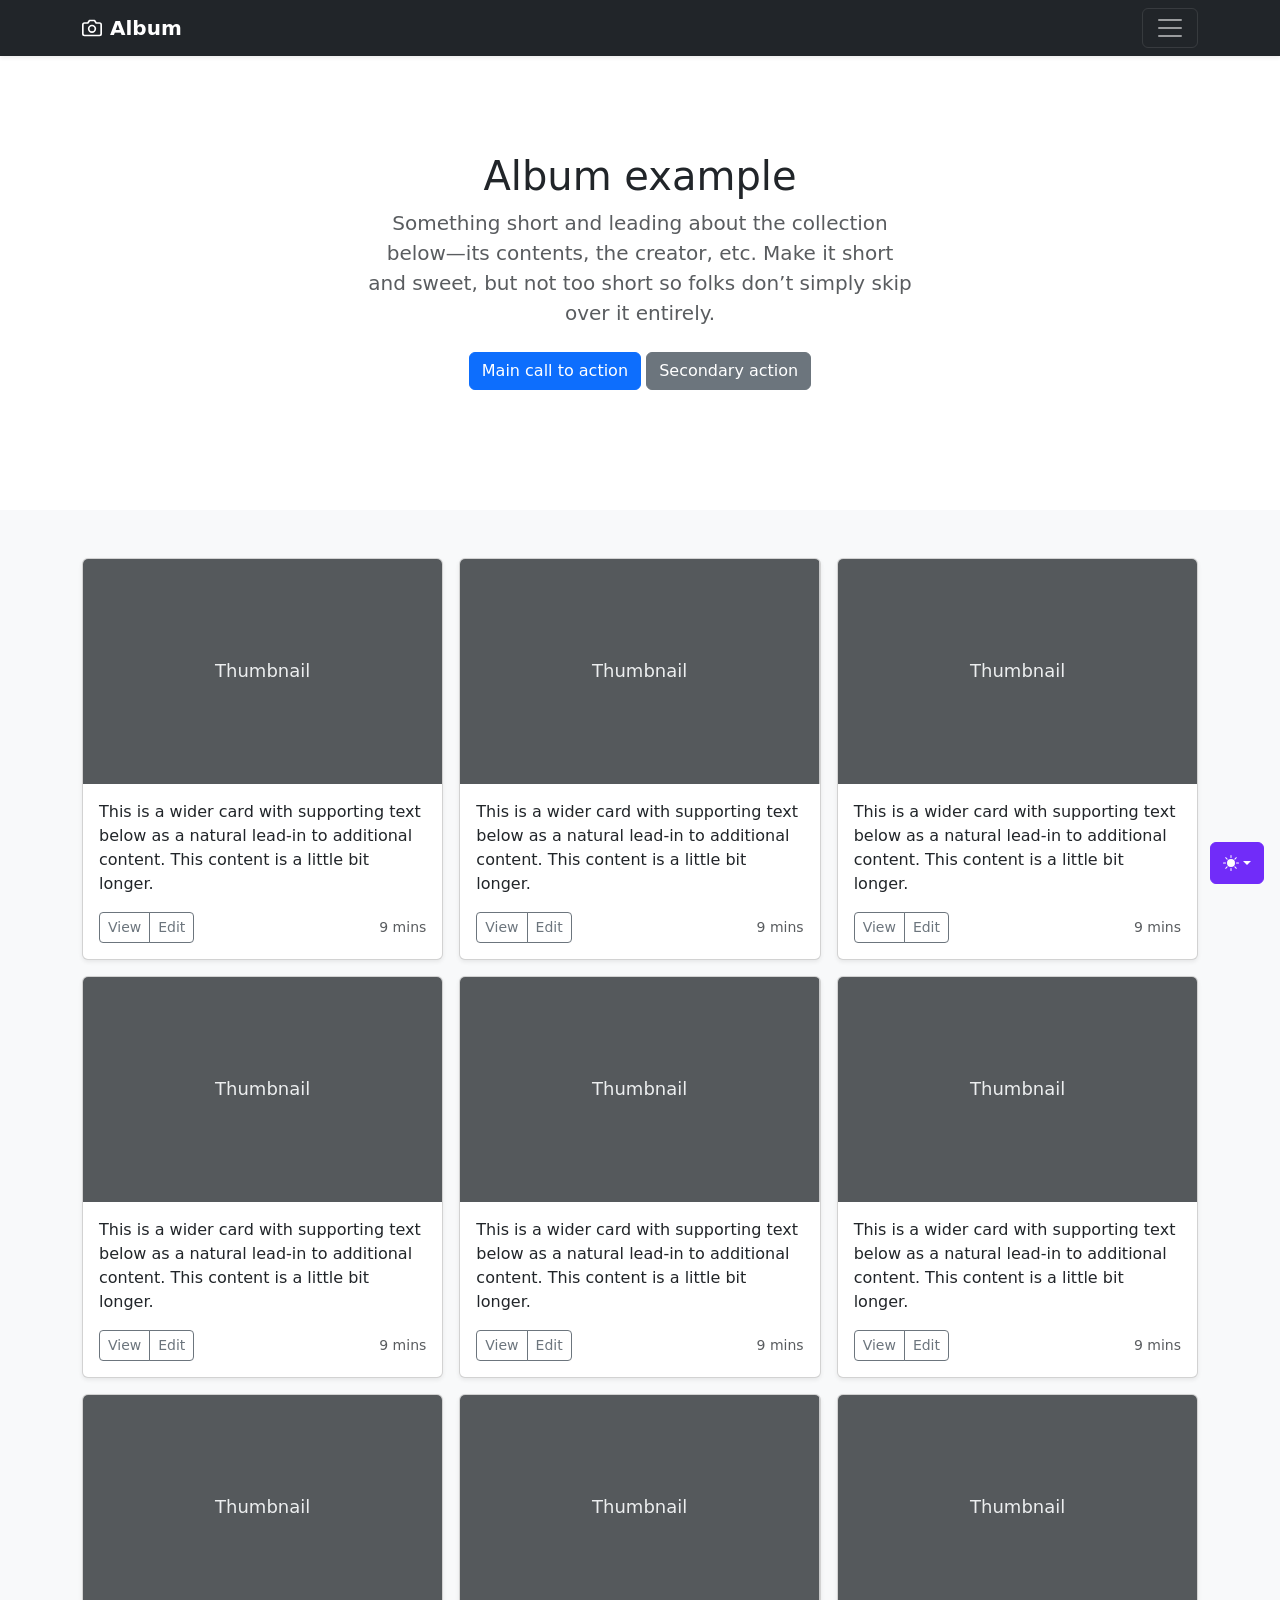
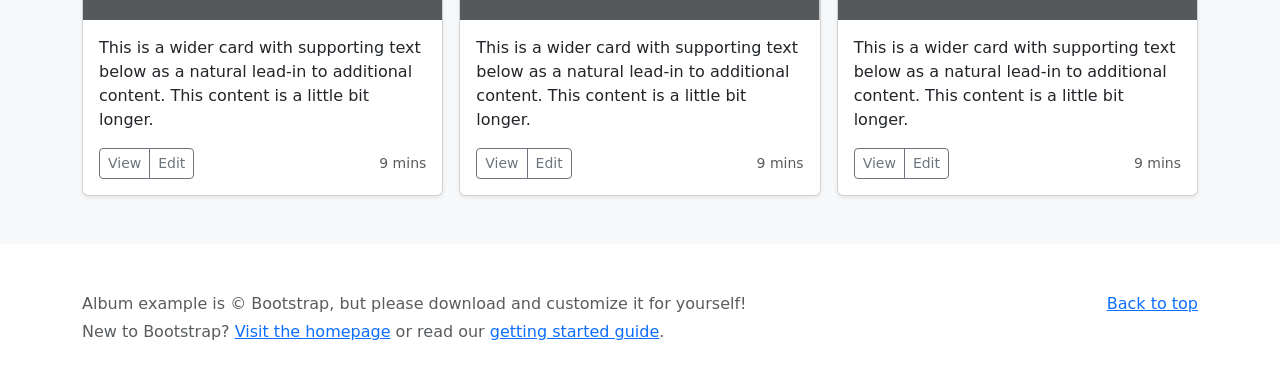
<file: bootstrap/examples/album/index.html>
<!doctype html>
<html lang="en" data-bs-theme="auto">
  <head>
    <meta charset="utf-8" />
    <meta name="viewport" content="width=device-width, initial-scale=1" />
    <meta name="description" content="" />
    <meta
      name="author"
      content="Mark Otto, Jacob Thornton, and Bootstrap contributors"
    />
    <meta name="generator" content="Astro v5.13.2" />
    <title>Album example · Bootstrap v5.3</title>
    <link
      rel="canonical"
      href="https://getbootstrap.com/docs/5.3/examples/album/"
    />
    <script src="../assets/js/color-modes.js"></script>
    <link href="../assets/dist/css/bootstrap.min.css" rel="stylesheet" />
    <meta name="theme-color" content="#712cf9" />
    <style>
      .bd-placeholder-img {
        font-size: 1.125rem;
        text-anchor: middle;
        -webkit-user-select: none;
        -moz-user-select: none;
        user-select: none;
      }
      @media (min-width: 768px) {
        .bd-placeholder-img-lg {
          font-size: 3.5rem;
        }
      }
      .b-example-divider {
        width: 100%;
        height: 3rem;
        background-color: #0000001a;
        border: solid rgba(0, 0, 0, 0.15);
        border-width: 1px 0;
        box-shadow:
          inset 0 0.5em 1.5em #0000001a,
          inset 0 0.125em 0.5em #00000026;
      }
      .b-example-vr {
        flex-shrink: 0;
        width: 1.5rem;
        height: 100vh;
      }
      .bi {
        vertical-align: -0.125em;
        fill: currentColor;
      }
      .nav-scroller {
        position: relative;
        z-index: 2;
        height: 2.75rem;
        overflow-y: hidden;
      }
      .nav-scroller .nav {
        display: flex;
        flex-wrap: nowrap;
        padding-bottom: 1rem;
        margin-top: -1px;
        overflow-x: auto;
        text-align: center;
        white-space: nowrap;
        -webkit-overflow-scrolling: touch;
      }
      .btn-bd-primary {
        --bd-violet-bg: #712cf9;
        --bd-violet-rgb: 112.520718, 44.062154, 249.437846;
        --bs-btn-font-weight: 600;
        --bs-btn-color: var(--bs-white);
        --bs-btn-bg: var(--bd-violet-bg);
        --bs-btn-border-color: var(--bd-violet-bg);
        --bs-btn-hover-color: var(--bs-white);
        --bs-btn-hover-bg: #6528e0;
        --bs-btn-hover-border-color: #6528e0;
        --bs-btn-focus-shadow-rgb: var(--bd-violet-rgb);
        --bs-btn-active-color: var(--bs-btn-hover-color);
        --bs-btn-active-bg: #5a23c8;
        --bs-btn-active-border-color: #5a23c8;
      }
      .bd-mode-toggle {
        z-index: 1500;
      }
      .bd-mode-toggle .bi {
        width: 1em;
        height: 1em;
      }
      .bd-mode-toggle .dropdown-menu .active .bi {
        display: block !important;
      }
    </style>
  </head>
  <body>
    <svg xmlns="http://www.w3.org/2000/svg" class="d-none">
      <symbol id="check2" viewBox="0 0 16 16">
        <path
          d="M13.854 3.646a.5.5 0 0 1 0 .708l-7 7a.5.5 0 0 1-.708 0l-3.5-3.5a.5.5 0 1 1 .708-.708L6.5 10.293l6.646-6.647a.5.5 0 0 1 .708 0z"
        ></path>
      </symbol>
      <symbol id="circle-half" viewBox="0 0 16 16">
        <path
          d="M8 15A7 7 0 1 0 8 1v14zm0 1A8 8 0 1 1 8 0a8 8 0 0 1 0 16z"
        ></path>
      </symbol>
      <symbol id="moon-stars-fill" viewBox="0 0 16 16">
        <path
          d="M6 .278a.768.768 0 0 1 .08.858 7.208 7.208 0 0 0-.878 3.46c0 4.021 3.278 7.277 7.318 7.277.527 0 1.04-.055 1.533-.16a.787.787 0 0 1 .81.316.733.733 0 0 1-.031.893A8.349 8.349 0 0 1 8.344 16C3.734 16 0 12.286 0 7.71 0 4.266 2.114 1.312 5.124.06A.752.752 0 0 1 6 .278z"
        ></path>
        <path
          d="M10.794 3.148a.217.217 0 0 1 .412 0l.387 1.162c.173.518.579.924 1.097 1.097l1.162.387a.217.217 0 0 1 0 .412l-1.162.387a1.734 1.734 0 0 0-1.097 1.097l-.387 1.162a.217.217 0 0 1-.412 0l-.387-1.162A1.734 1.734 0 0 0 9.31 6.593l-1.162-.387a.217.217 0 0 1 0-.412l1.162-.387a1.734 1.734 0 0 0 1.097-1.097l.387-1.162zM13.863.099a.145.145 0 0 1 .274 0l.258.774c.115.346.386.617.732.732l.774.258a.145.145 0 0 1 0 .274l-.774.258a1.156 1.156 0 0 0-.732.732l-.258.774a.145.145 0 0 1-.274 0l-.258-.774a1.156 1.156 0 0 0-.732-.732l-.774-.258a.145.145 0 0 1 0-.274l.774-.258c.346-.115.617-.386.732-.732L13.863.1z"
        ></path>
      </symbol>
      <symbol id="sun-fill" viewBox="0 0 16 16">
        <path
          d="M8 12a4 4 0 1 0 0-8 4 4 0 0 0 0 8zM8 0a.5.5 0 0 1 .5.5v2a.5.5 0 0 1-1 0v-2A.5.5 0 0 1 8 0zm0 13a.5.5 0 0 1 .5.5v2a.5.5 0 0 1-1 0v-2A.5.5 0 0 1 8 13zm8-5a.5.5 0 0 1-.5.5h-2a.5.5 0 0 1 0-1h2a.5.5 0 0 1 .5.5zM3 8a.5.5 0 0 1-.5.5h-2a.5.5 0 0 1 0-1h2A.5.5 0 0 1 3 8zm10.657-5.657a.5.5 0 0 1 0 .707l-1.414 1.415a.5.5 0 1 1-.707-.708l1.414-1.414a.5.5 0 0 1 .707 0zm-9.193 9.193a.5.5 0 0 1 0 .707L3.05 13.657a.5.5 0 0 1-.707-.707l1.414-1.414a.5.5 0 0 1 .707 0zm9.193 2.121a.5.5 0 0 1-.707 0l-1.414-1.414a.5.5 0 0 1 .707-.707l1.414 1.414a.5.5 0 0 1 0 .707zM4.464 4.465a.5.5 0 0 1-.707 0L2.343 3.05a.5.5 0 1 1 .707-.707l1.414 1.414a.5.5 0 0 1 0 .708z"
        ></path>
      </symbol>
    </svg>
    <div
      class="dropdown position-fixed bottom-0 end-0 mb-3 me-3 bd-mode-toggle"
    >
      <button
        class="btn btn-bd-primary py-2 dropdown-toggle d-flex align-items-center"
        id="bd-theme"
        type="button"
        aria-expanded="false"
        data-bs-toggle="dropdown"
        aria-label="Toggle theme (auto)"
      >
        <svg class="bi my-1 theme-icon-active" aria-hidden="true">
          <use href="#circle-half"></use>
        </svg>
        <span class="visually-hidden" id="bd-theme-text">Toggle theme</span>
      </button>
      <ul
        class="dropdown-menu dropdown-menu-end shadow"
        aria-labelledby="bd-theme-text"
      >
        <li>
          <button
            type="button"
            class="dropdown-item d-flex align-items-center"
            data-bs-theme-value="light"
            aria-pressed="false"
          >
            <svg class="bi me-2 opacity-50" aria-hidden="true">
              <use href="#sun-fill"></use>
            </svg>
            Light
            <svg class="bi ms-auto d-none" aria-hidden="true">
              <use href="#check2"></use>
            </svg>
          </button>
        </li>
        <li>
          <button
            type="button"
            class="dropdown-item d-flex align-items-center"
            data-bs-theme-value="dark"
            aria-pressed="false"
          >
            <svg class="bi me-2 opacity-50" aria-hidden="true">
              <use href="#moon-stars-fill"></use>
            </svg>
            Dark
            <svg class="bi ms-auto d-none" aria-hidden="true">
              <use href="#check2"></use>
            </svg>
          </button>
        </li>
        <li>
          <button
            type="button"
            class="dropdown-item d-flex align-items-center active"
            data-bs-theme-value="auto"
            aria-pressed="true"
          >
            <svg class="bi me-2 opacity-50" aria-hidden="true">
              <use href="#circle-half"></use>
            </svg>
            Auto
            <svg class="bi ms-auto d-none" aria-hidden="true">
              <use href="#check2"></use>
            </svg>
          </button>
        </li>
      </ul>
    </div>
    <header data-bs-theme="dark">
      <div class="collapse text-bg-dark" id="navbarHeader">
        <div class="container">
          <div class="row">
            <div class="col-sm-8 col-md-7 py-4">
              <h4>About</h4>
              <p class="text-body-secondary">
                Add some information about the album below, the author, or any
                other background context. Make it a few sentences long so folks
                can pick up some informative tidbits. Then, link them off to
                some social networking sites or contact information.
              </p>
            </div>
            <div class="col-sm-4 offset-md-1 py-4">
              <h4>Contact</h4>
              <ul class="list-unstyled">
                <li><a href="#" class="text-white">Follow on X</a></li>
                <li><a href="#" class="text-white">Like on Facebook</a></li>
                <li><a href="#" class="text-white">Email me</a></li>
              </ul>
            </div>
          </div>
        </div>
      </div>
      <div class="navbar navbar-dark bg-dark shadow-sm">
        <div class="container">
          <a href="#" class="navbar-brand d-flex align-items-center">
            <svg
              xmlns="http://www.w3.org/2000/svg"
              width="20"
              height="20"
              fill="none"
              stroke="currentColor"
              stroke-linecap="round"
              stroke-linejoin="round"
              stroke-width="2"
              aria-hidden="true"
              class="me-2"
              viewBox="0 0 24 24"
            >
              <path
                d="M23 19a2 2 0 0 1-2 2H3a2 2 0 0 1-2-2V8a2 2 0 0 1 2-2h4l2-3h6l2 3h4a2 2 0 0 1 2 2z"
              ></path>
              <circle cx="12" cy="13" r="4"></circle>
            </svg>
            <strong>Album</strong>
          </a>
          <button
            class="navbar-toggler"
            type="button"
            data-bs-toggle="collapse"
            data-bs-target="#navbarHeader"
            aria-controls="navbarHeader"
            aria-expanded="false"
            aria-label="Toggle navigation"
          >
            <span class="navbar-toggler-icon"></span>
          </button>
        </div>
      </div>
    </header>
    <main>
      <section class="py-5 text-center container">
        <div class="row py-lg-5">
          <div class="col-lg-6 col-md-8 mx-auto">
            <h1 class="fw-light">Album example</h1>
            <p class="lead text-body-secondary">
              Something short and leading about the collection below—its
              contents, the creator, etc. Make it short and sweet, but not too
              short so folks don’t simply skip over it entirely.
            </p>
            <p>
              <a href="#" class="btn btn-primary my-2">Main call to action</a>
              <a href="#" class="btn btn-secondary my-2">Secondary action</a>
            </p>
          </div>
        </div>
      </section>
      <div class="album py-5 bg-body-tertiary">
        <div class="container">
          <div class="row row-cols-1 row-cols-sm-2 row-cols-md-3 g-3">
            <div class="col">
              <div class="card shadow-sm">
                <svg
                  aria-label="Placeholder: Thumbnail"
                  class="bd-placeholder-img card-img-top"
                  height="225"
                  preserveAspectRatio="xMidYMid slice"
                  role="img"
                  width="100%"
                  xmlns="http://www.w3.org/2000/svg"
                >
                  <title>Placeholder</title>
                  <rect width="100%" height="100%" fill="#55595c"></rect>
                  <text x="50%" y="50%" fill="#eceeef" dy=".3em">
                    Thumbnail
                  </text>
                </svg>
                <div class="card-body">
                  <p class="card-text">
                    This is a wider card with supporting text below as a natural
                    lead-in to additional content. This content is a little bit
                    longer.
                  </p>
                  <div
                    class="d-flex justify-content-between align-items-center"
                  >
                    <div class="btn-group">
                      <button
                        type="button"
                        class="btn btn-sm btn-outline-secondary"
                      >
                        View
                      </button>
                      <button
                        type="button"
                        class="btn btn-sm btn-outline-secondary"
                      >
                        Edit
                      </button>
                    </div>
                    <small class="text-body-secondary">9 mins</small>
                  </div>
                </div>
              </div>
            </div>
            <div class="col">
              <div class="card shadow-sm">
                <svg
                  aria-label="Placeholder: Thumbnail"
                  class="bd-placeholder-img card-img-top"
                  height="225"
                  preserveAspectRatio="xMidYMid slice"
                  role="img"
                  width="100%"
                  xmlns="http://www.w3.org/2000/svg"
                >
                  <title>Placeholder</title>
                  <rect width="100%" height="100%" fill="#55595c"></rect>
                  <text x="50%" y="50%" fill="#eceeef" dy=".3em">
                    Thumbnail
                  </text>
                </svg>
                <div class="card-body">
                  <p class="card-text">
                    This is a wider card with supporting text below as a natural
                    lead-in to additional content. This content is a little bit
                    longer.
                  </p>
                  <div
                    class="d-flex justify-content-between align-items-center"
                  >
                    <div class="btn-group">
                      <button
                        type="button"
                        class="btn btn-sm btn-outline-secondary"
                      >
                        View
                      </button>
                      <button
                        type="button"
                        class="btn btn-sm btn-outline-secondary"
                      >
                        Edit
                      </button>
                    </div>
                    <small class="text-body-secondary">9 mins</small>
                  </div>
                </div>
              </div>
            </div>
            <div class="col">
              <div class="card shadow-sm">
                <svg
                  aria-label="Placeholder: Thumbnail"
                  class="bd-placeholder-img card-img-top"
                  height="225"
                  preserveAspectRatio="xMidYMid slice"
                  role="img"
                  width="100%"
                  xmlns="http://www.w3.org/2000/svg"
                >
                  <title>Placeholder</title>
                  <rect width="100%" height="100%" fill="#55595c"></rect>
                  <text x="50%" y="50%" fill="#eceeef" dy=".3em">
                    Thumbnail
                  </text>
                </svg>
                <div class="card-body">
                  <p class="card-text">
                    This is a wider card with supporting text below as a natural
                    lead-in to additional content. This content is a little bit
                    longer.
                  </p>
                  <div
                    class="d-flex justify-content-between align-items-center"
                  >
                    <div class="btn-group">
                      <button
                        type="button"
                        class="btn btn-sm btn-outline-secondary"
                      >
                        View
                      </button>
                      <button
                        type="button"
                        class="btn btn-sm btn-outline-secondary"
                      >
                        Edit
                      </button>
                    </div>
                    <small class="text-body-secondary">9 mins</small>
                  </div>
                </div>
              </div>
            </div>
            <div class="col">
              <div class="card shadow-sm">
                <svg
                  aria-label="Placeholder: Thumbnail"
                  class="bd-placeholder-img card-img-top"
                  height="225"
                  preserveAspectRatio="xMidYMid slice"
                  role="img"
                  width="100%"
                  xmlns="http://www.w3.org/2000/svg"
                >
                  <title>Placeholder</title>
                  <rect width="100%" height="100%" fill="#55595c"></rect>
                  <text x="50%" y="50%" fill="#eceeef" dy=".3em">
                    Thumbnail
                  </text>
                </svg>
                <div class="card-body">
                  <p class="card-text">
                    This is a wider card with supporting text below as a natural
                    lead-in to additional content. This content is a little bit
                    longer.
                  </p>
                  <div
                    class="d-flex justify-content-between align-items-center"
                  >
                    <div class="btn-group">
                      <button
                        type="button"
                        class="btn btn-sm btn-outline-secondary"
                      >
                        View
                      </button>
                      <button
                        type="button"
                        class="btn btn-sm btn-outline-secondary"
                      >
                        Edit
                      </button>
                    </div>
                    <small class="text-body-secondary">9 mins</small>
                  </div>
                </div>
              </div>
            </div>
            <div class="col">
              <div class="card shadow-sm">
                <svg
                  aria-label="Placeholder: Thumbnail"
                  class="bd-placeholder-img card-img-top"
                  height="225"
                  preserveAspectRatio="xMidYMid slice"
                  role="img"
                  width="100%"
                  xmlns="http://www.w3.org/2000/svg"
                >
                  <title>Placeholder</title>
                  <rect width="100%" height="100%" fill="#55595c"></rect>
                  <text x="50%" y="50%" fill="#eceeef" dy=".3em">
                    Thumbnail
                  </text>
                </svg>
                <div class="card-body">
                  <p class="card-text">
                    This is a wider card with supporting text below as a natural
                    lead-in to additional content. This content is a little bit
                    longer.
                  </p>
                  <div
                    class="d-flex justify-content-between align-items-center"
                  >
                    <div class="btn-group">
                      <button
                        type="button"
                        class="btn btn-sm btn-outline-secondary"
                      >
                        View
                      </button>
                      <button
                        type="button"
                        class="btn btn-sm btn-outline-secondary"
                      >
                        Edit
                      </button>
                    </div>
                    <small class="text-body-secondary">9 mins</small>
                  </div>
                </div>
              </div>
            </div>
            <div class="col">
              <div class="card shadow-sm">
                <svg
                  aria-label="Placeholder: Thumbnail"
                  class="bd-placeholder-img card-img-top"
                  height="225"
                  preserveAspectRatio="xMidYMid slice"
                  role="img"
                  width="100%"
                  xmlns="http://www.w3.org/2000/svg"
                >
                  <title>Placeholder</title>
                  <rect width="100%" height="100%" fill="#55595c"></rect>
                  <text x="50%" y="50%" fill="#eceeef" dy=".3em">
                    Thumbnail
                  </text>
                </svg>
                <div class="card-body">
                  <p class="card-text">
                    This is a wider card with supporting text below as a natural
                    lead-in to additional content. This content is a little bit
                    longer.
                  </p>
                  <div
                    class="d-flex justify-content-between align-items-center"
                  >
                    <div class="btn-group">
                      <button
                        type="button"
                        class="btn btn-sm btn-outline-secondary"
                      >
                        View
                      </button>
                      <button
                        type="button"
                        class="btn btn-sm btn-outline-secondary"
                      >
                        Edit
                      </button>
                    </div>
                    <small class="text-body-secondary">9 mins</small>
                  </div>
                </div>
              </div>
            </div>
            <div class="col">
              <div class="card shadow-sm">
                <svg
                  aria-label="Placeholder: Thumbnail"
                  class="bd-placeholder-img card-img-top"
                  height="225"
                  preserveAspectRatio="xMidYMid slice"
                  role="img"
                  width="100%"
                  xmlns="http://www.w3.org/2000/svg"
                >
                  <title>Placeholder</title>
                  <rect width="100%" height="100%" fill="#55595c"></rect>
                  <text x="50%" y="50%" fill="#eceeef" dy=".3em">
                    Thumbnail
                  </text>
                </svg>
                <div class="card-body">
                  <p class="card-text">
                    This is a wider card with supporting text below as a natural
                    lead-in to additional content. This content is a little bit
                    longer.
                  </p>
                  <div
                    class="d-flex justify-content-between align-items-center"
                  >
                    <div class="btn-group">
                      <button
                        type="button"
                        class="btn btn-sm btn-outline-secondary"
                      >
                        View
                      </button>
                      <button
                        type="button"
                        class="btn btn-sm btn-outline-secondary"
                      >
                        Edit
                      </button>
                    </div>
                    <small class="text-body-secondary">9 mins</small>
                  </div>
                </div>
              </div>
            </div>
            <div class="col">
              <div class="card shadow-sm">
                <svg
                  aria-label="Placeholder: Thumbnail"
                  class="bd-placeholder-img card-img-top"
                  height="225"
                  preserveAspectRatio="xMidYMid slice"
                  role="img"
                  width="100%"
                  xmlns="http://www.w3.org/2000/svg"
                >
                  <title>Placeholder</title>
                  <rect width="100%" height="100%" fill="#55595c"></rect>
                  <text x="50%" y="50%" fill="#eceeef" dy=".3em">
                    Thumbnail
                  </text>
                </svg>
                <div class="card-body">
                  <p class="card-text">
                    This is a wider card with supporting text below as a natural
                    lead-in to additional content. This content is a little bit
                    longer.
                  </p>
                  <div
                    class="d-flex justify-content-between align-items-center"
                  >
                    <div class="btn-group">
                      <button
                        type="button"
                        class="btn btn-sm btn-outline-secondary"
                      >
                        View
                      </button>
                      <button
                        type="button"
                        class="btn btn-sm btn-outline-secondary"
                      >
                        Edit
                      </button>
                    </div>
                    <small class="text-body-secondary">9 mins</small>
                  </div>
                </div>
              </div>
            </div>
            <div class="col">
              <div class="card shadow-sm">
                <svg
                  aria-label="Placeholder: Thumbnail"
                  class="bd-placeholder-img card-img-top"
                  height="225"
                  preserveAspectRatio="xMidYMid slice"
                  role="img"
                  width="100%"
                  xmlns="http://www.w3.org/2000/svg"
                >
                  <title>Placeholder</title>
                  <rect width="100%" height="100%" fill="#55595c"></rect>
                  <text x="50%" y="50%" fill="#eceeef" dy=".3em">
                    Thumbnail
                  </text>
                </svg>
                <div class="card-body">
                  <p class="card-text">
                    This is a wider card with supporting text below as a natural
                    lead-in to additional content. This content is a little bit
                    longer.
                  </p>
                  <div
                    class="d-flex justify-content-between align-items-center"
                  >
                    <div class="btn-group">
                      <button
                        type="button"
                        class="btn btn-sm btn-outline-secondary"
                      >
                        View
                      </button>
                      <button
                        type="button"
                        class="btn btn-sm btn-outline-secondary"
                      >
                        Edit
                      </button>
                    </div>
                    <small class="text-body-secondary">9 mins</small>
                  </div>
                </div>
              </div>
            </div>
          </div>
        </div>
      </div>
    </main>
    <footer class="text-body-secondary py-5">
      <div class="container">
        <p class="float-end mb-1"><a href="#">Back to top</a></p>
        <p class="mb-1">
          Album example is &copy; Bootstrap, but please download and customize
          it for yourself!
        </p>
        <p class="mb-0">
          New to Bootstrap? <a href="/">Visit the homepage</a> or read our
          <a href="../getting-started/introduction">getting started guide</a>.
        </p>
      </div>
    </footer>
    <script
      src="../assets/dist/js/bootstrap.bundle.min.js"
      class="astro-vvvwv3sm"
    ></script>
  </body>
</html>
</file>
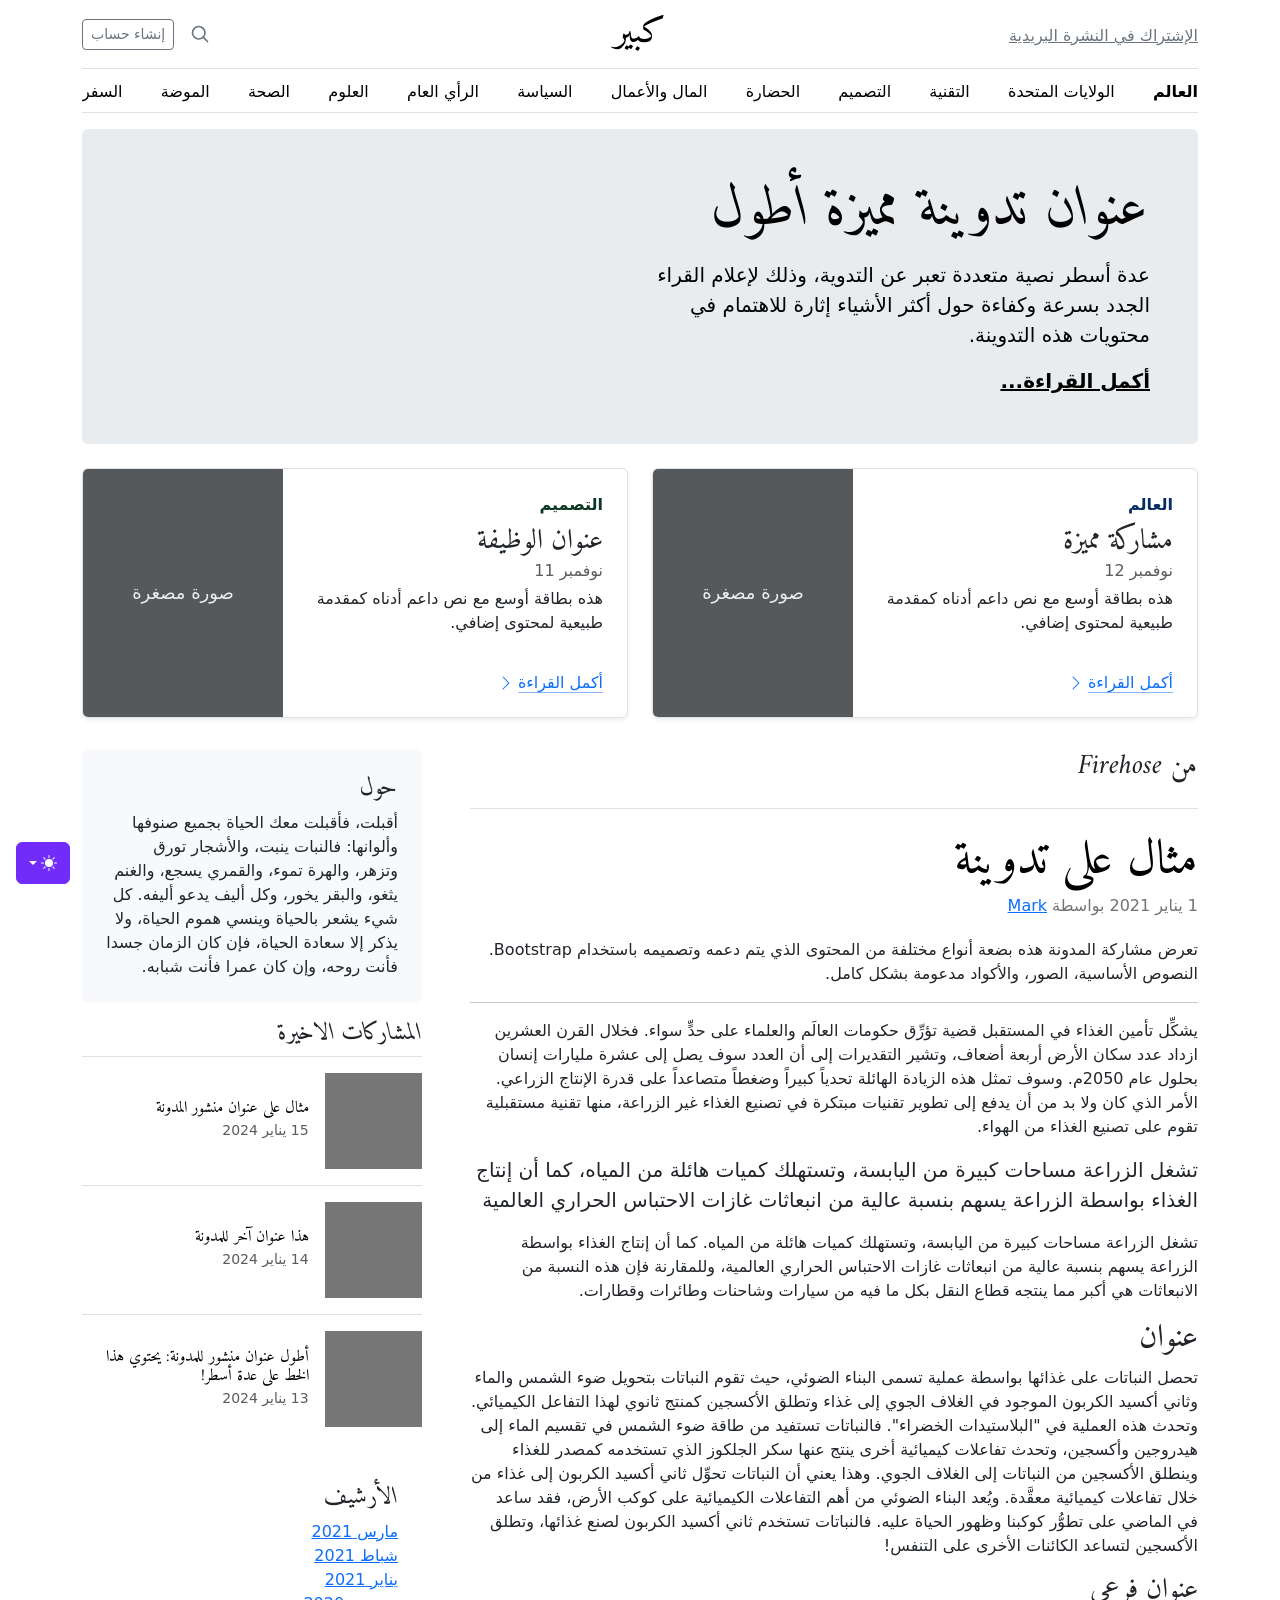
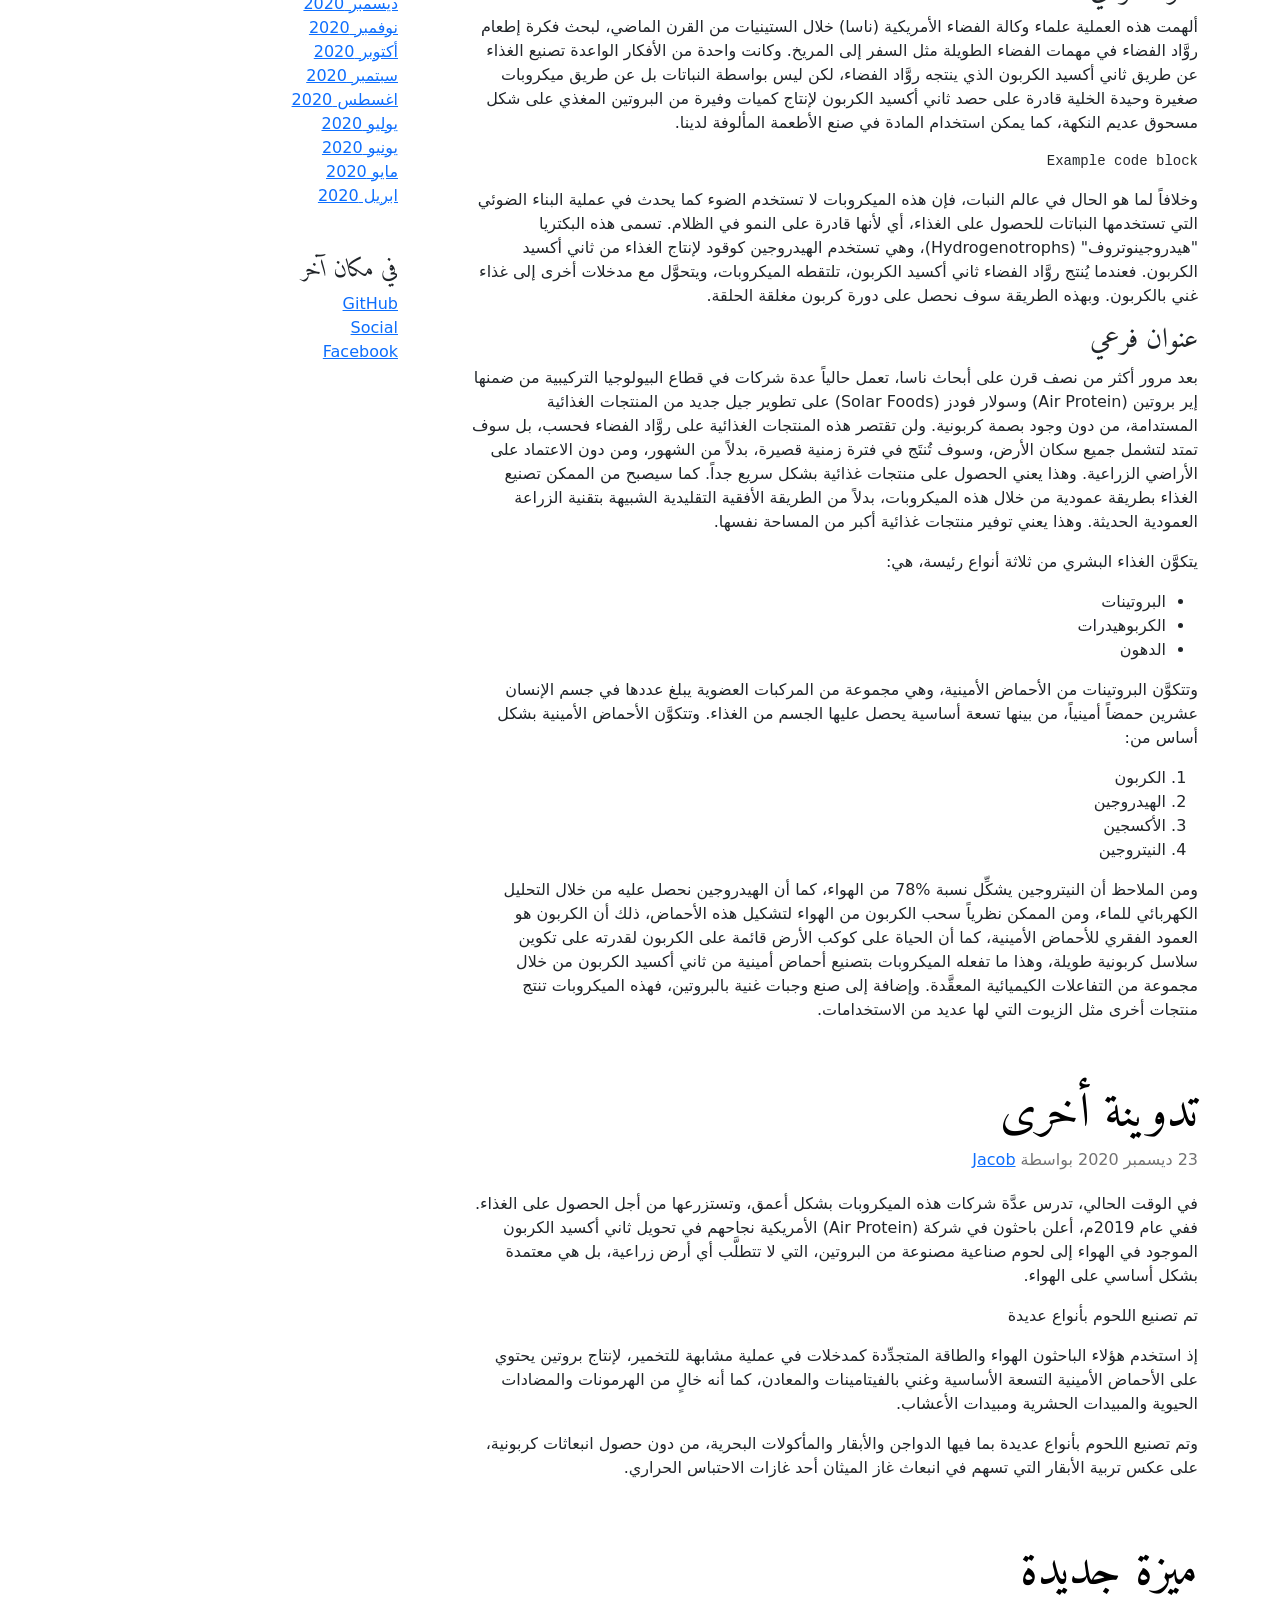
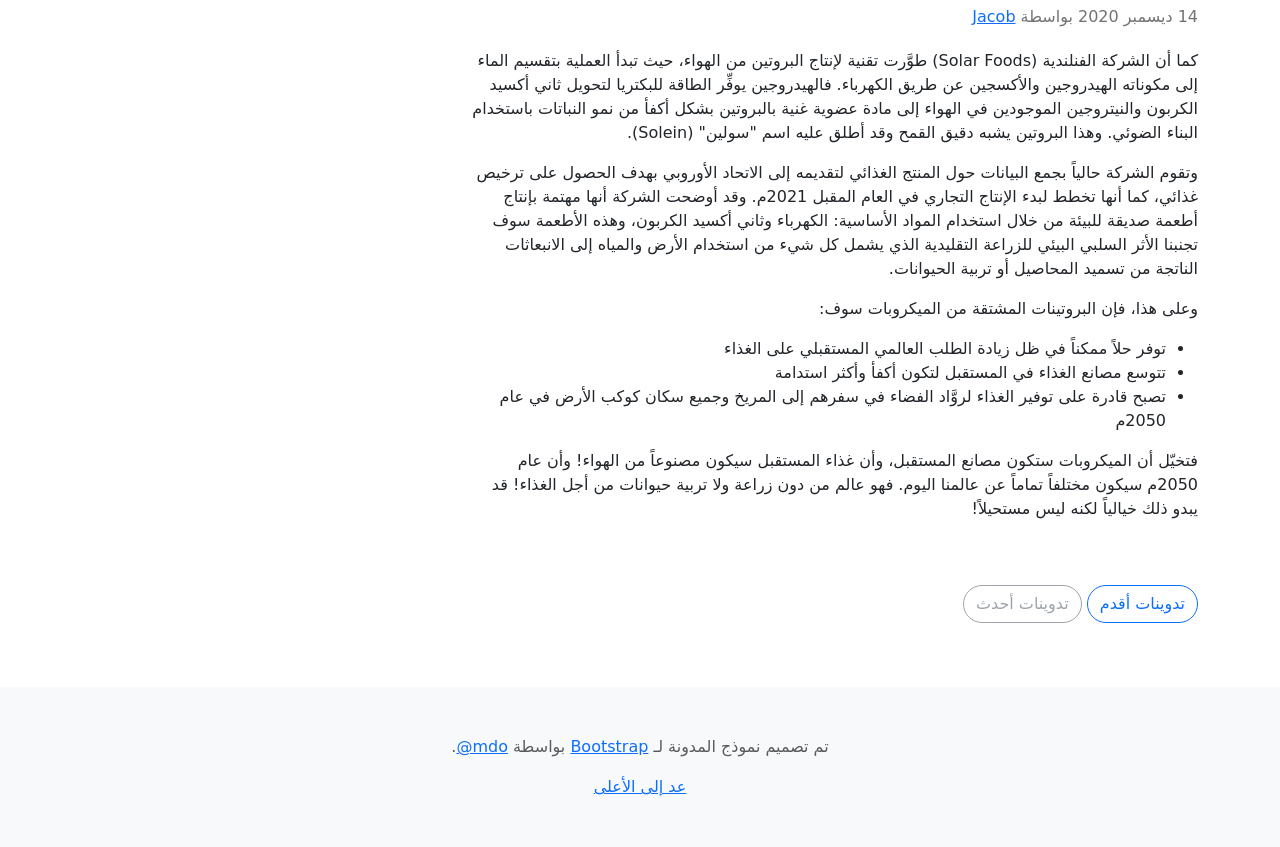
<file: bootstrap/examples/blog-rtl/index.html>
<!doctype html>
<html lang="ar" dir="rtl" data-bs-theme="auto">
  <head>
    <meta charset="utf-8" />
    <meta name="viewport" content="width=device-width, initial-scale=1" />
    <meta name="description" content="" />
    <meta
      name="author"
      content="Mark Otto, Jacob Thornton, and Bootstrap contributors"
    />
    <meta name="generator" content="Astro v5.13.2" />
    <title>قالب المدونة · Bootstrap v5.3</title>
    <link
      rel="canonical"
      href="https://getbootstrap.com/docs/5.3/examples/blog-rtl/"
    />
    <script src="../assets/js/color-modes.js"></script>
    <link href="../assets/dist/css/bootstrap.rtl.min.css" rel="stylesheet" />
    <meta name="theme-color" content="#712cf9" />
    <link
      href="https://fonts.googleapis.com/css?family=Amiri:wght@400;700&display=swap"
      rel="stylesheet"
    />
    <link href="../blog/blog.rtl.css" rel="stylesheet" />
    <style>
      .bd-placeholder-img {
        font-size: 1.125rem;
        text-anchor: middle;
        -webkit-user-select: none;
        -moz-user-select: none;
        user-select: none;
      }
      @media (min-width: 768px) {
        .bd-placeholder-img-lg {
          font-size: 3.5rem;
        }
      }
      .b-example-divider {
        width: 100%;
        height: 3rem;
        background-color: #0000001a;
        border: solid rgba(0, 0, 0, 0.15);
        border-width: 1px 0;
        box-shadow:
          inset 0 0.5em 1.5em #0000001a,
          inset 0 0.125em 0.5em #00000026;
      }
      .b-example-vr {
        flex-shrink: 0;
        width: 1.5rem;
        height: 100vh;
      }
      .bi {
        vertical-align: -0.125em;
        fill: currentColor;
      }
      .nav-scroller {
        position: relative;
        z-index: 2;
        height: 2.75rem;
        overflow-y: hidden;
      }
      .nav-scroller .nav {
        display: flex;
        flex-wrap: nowrap;
        padding-bottom: 1rem;
        margin-top: -1px;
        overflow-x: auto;
        text-align: center;
        white-space: nowrap;
        -webkit-overflow-scrolling: touch;
      }
      .btn-bd-primary {
        --bd-violet-bg: #712cf9;
        --bd-violet-rgb: 112.520718, 44.062154, 249.437846;
        --bs-btn-font-weight: 600;
        --bs-btn-color: var(--bs-white);
        --bs-btn-bg: var(--bd-violet-bg);
        --bs-btn-border-color: var(--bd-violet-bg);
        --bs-btn-hover-color: var(--bs-white);
        --bs-btn-hover-bg: #6528e0;
        --bs-btn-hover-border-color: #6528e0;
        --bs-btn-focus-shadow-rgb: var(--bd-violet-rgb);
        --bs-btn-active-color: var(--bs-btn-hover-color);
        --bs-btn-active-bg: #5a23c8;
        --bs-btn-active-border-color: #5a23c8;
      }
      .bd-mode-toggle {
        z-index: 1500;
      }
      .bd-mode-toggle .bi {
        width: 1em;
        height: 1em;
      }
      .bd-mode-toggle .dropdown-menu .active .bi {
        display: block !important;
      }
    </style>
  </head>
  <body>
    <svg xmlns="http://www.w3.org/2000/svg" class="d-none">
      <symbol id="check2" viewBox="0 0 16 16">
        <path
          d="M13.854 3.646a.5.5 0 0 1 0 .708l-7 7a.5.5 0 0 1-.708 0l-3.5-3.5a.5.5 0 1 1 .708-.708L6.5 10.293l6.646-6.647a.5.5 0 0 1 .708 0z"
        ></path>
      </symbol>
      <symbol id="circle-half" viewBox="0 0 16 16">
        <path
          d="M8 15A7 7 0 1 0 8 1v14zm0 1A8 8 0 1 1 8 0a8 8 0 0 1 0 16z"
        ></path>
      </symbol>
      <symbol id="moon-stars-fill" viewBox="0 0 16 16">
        <path
          d="M6 .278a.768.768 0 0 1 .08.858 7.208 7.208 0 0 0-.878 3.46c0 4.021 3.278 7.277 7.318 7.277.527 0 1.04-.055 1.533-.16a.787.787 0 0 1 .81.316.733.733 0 0 1-.031.893A8.349 8.349 0 0 1 8.344 16C3.734 16 0 12.286 0 7.71 0 4.266 2.114 1.312 5.124.06A.752.752 0 0 1 6 .278z"
        ></path>
        <path
          d="M10.794 3.148a.217.217 0 0 1 .412 0l.387 1.162c.173.518.579.924 1.097 1.097l1.162.387a.217.217 0 0 1 0 .412l-1.162.387a1.734 1.734 0 0 0-1.097 1.097l-.387 1.162a.217.217 0 0 1-.412 0l-.387-1.162A1.734 1.734 0 0 0 9.31 6.593l-1.162-.387a.217.217 0 0 1 0-.412l1.162-.387a1.734 1.734 0 0 0 1.097-1.097l.387-1.162zM13.863.099a.145.145 0 0 1 .274 0l.258.774c.115.346.386.617.732.732l.774.258a.145.145 0 0 1 0 .274l-.774.258a1.156 1.156 0 0 0-.732.732l-.258.774a.145.145 0 0 1-.274 0l-.258-.774a1.156 1.156 0 0 0-.732-.732l-.774-.258a.145.145 0 0 1 0-.274l.774-.258c.346-.115.617-.386.732-.732L13.863.1z"
        ></path>
      </symbol>
      <symbol id="sun-fill" viewBox="0 0 16 16">
        <path
          d="M8 12a4 4 0 1 0 0-8 4 4 0 0 0 0 8zM8 0a.5.5 0 0 1 .5.5v2a.5.5 0 0 1-1 0v-2A.5.5 0 0 1 8 0zm0 13a.5.5 0 0 1 .5.5v2a.5.5 0 0 1-1 0v-2A.5.5 0 0 1 8 13zm8-5a.5.5 0 0 1-.5.5h-2a.5.5 0 0 1 0-1h2a.5.5 0 0 1 .5.5zM3 8a.5.5 0 0 1-.5.5h-2a.5.5 0 0 1 0-1h2A.5.5 0 0 1 3 8zm10.657-5.657a.5.5 0 0 1 0 .707l-1.414 1.415a.5.5 0 1 1-.707-.708l1.414-1.414a.5.5 0 0 1 .707 0zm-9.193 9.193a.5.5 0 0 1 0 .707L3.05 13.657a.5.5 0 0 1-.707-.707l1.414-1.414a.5.5 0 0 1 .707 0zm9.193 2.121a.5.5 0 0 1-.707 0l-1.414-1.414a.5.5 0 0 1 .707-.707l1.414 1.414a.5.5 0 0 1 0 .707zM4.464 4.465a.5.5 0 0 1-.707 0L2.343 3.05a.5.5 0 1 1 .707-.707l1.414 1.414a.5.5 0 0 1 0 .708z"
        ></path>
      </symbol>
    </svg>
    <div
      class="dropdown position-fixed bottom-0 end-0 mb-3 me-3 bd-mode-toggle"
    >
      <button
        class="btn btn-bd-primary py-2 dropdown-toggle d-flex align-items-center"
        id="bd-theme"
        type="button"
        aria-expanded="false"
        data-bs-toggle="dropdown"
        aria-label="Toggle theme (auto)"
      >
        <svg class="bi my-1 theme-icon-active" aria-hidden="true">
          <use href="#circle-half"></use>
        </svg>
        <span class="visually-hidden" id="bd-theme-text">Toggle theme</span>
      </button>
      <ul
        class="dropdown-menu dropdown-menu-end shadow"
        aria-labelledby="bd-theme-text"
      >
        <li>
          <button
            type="button"
            class="dropdown-item d-flex align-items-center"
            data-bs-theme-value="light"
            aria-pressed="false"
          >
            <svg class="bi me-2 opacity-50" aria-hidden="true">
              <use href="#sun-fill"></use>
            </svg>
            Light
            <svg class="bi ms-auto d-none" aria-hidden="true">
              <use href="#check2"></use>
            </svg>
          </button>
        </li>
        <li>
          <button
            type="button"
            class="dropdown-item d-flex align-items-center"
            data-bs-theme-value="dark"
            aria-pressed="false"
          >
            <svg class="bi me-2 opacity-50" aria-hidden="true">
              <use href="#moon-stars-fill"></use>
            </svg>
            Dark
            <svg class="bi ms-auto d-none" aria-hidden="true">
              <use href="#check2"></use>
            </svg>
          </button>
        </li>
        <li>
          <button
            type="button"
            class="dropdown-item d-flex align-items-center active"
            data-bs-theme-value="auto"
            aria-pressed="true"
          >
            <svg class="bi me-2 opacity-50" aria-hidden="true">
              <use href="#circle-half"></use>
            </svg>
            Auto
            <svg class="bi ms-auto d-none" aria-hidden="true">
              <use href="#check2"></use>
            </svg>
          </button>
        </li>
      </ul>
    </div>
    <svg xmlns="http://www.w3.org/2000/svg" class="d-none">
      <symbol
        id="aperture"
        fill="none"
        stroke="currentColor"
        stroke-linecap="round"
        stroke-linejoin="round"
        stroke-width="2"
        viewBox="0 0 24 24"
      >
        <circle cx="12" cy="12" r="10"></circle>
        <path
          d="M14.31 8l5.74 9.94M9.69 8h11.48M7.38 12l5.74-9.94M9.69 16L3.95 6.06M14.31 16H2.83m13.79-4l-5.74 9.94"
        ></path>
      </symbol>
      <symbol id="cart" viewBox="0 0 16 16">
        <path
          d="M0 1.5A.5.5 0 0 1 .5 1H2a.5.5 0 0 1 .485.379L2.89 3H14.5a.5.5 0 0 1 .49.598l-1 5a.5.5 0 0 1-.465.401l-9.397.472L4.415 11H13a.5.5 0 0 1 0 1H4a.5.5 0 0 1-.491-.408L2.01 3.607 1.61 2H.5a.5.5 0 0 1-.5-.5zM3.102 4l.84 4.479 9.144-.459L13.89 4H3.102zM5 12a2 2 0 1 0 0 4 2 2 0 0 0 0-4zm7 0a2 2 0 1 0 0 4 2 2 0 0 0 0-4zm-7 1a1 1 0 1 1 0 2 1 1 0 0 1 0-2zm7 0a1 1 0 1 1 0 2 1 1 0 0 1 0-2z"
        ></path>
      </symbol>
      <symbol id="chevron-right" viewBox="0 0 16 16">
        <path
          fill-rule="evenodd"
          d="M4.646 1.646a.5.5 0 0 1 .708 0l6 6a.5.5 0 0 1 0 .708l-6 6a.5.5 0 0 1-.708-.708L10.293 8 4.646 2.354a.5.5 0 0 1 0-.708z"
        ></path>
      </symbol>
    </svg>
    <div class="container">
      <header class="border-bottom lh-1 py-3">
        <div class="row flex-nowrap justify-content-between align-items-center">
          <div class="col-4 pt-1">
            <a class="link-secondary" href="#">الإشتراك في النشرة البريدية</a>
          </div>
          <div class="col-4 text-center">
            <a
              class="blog-header-logo text-body-emphasis text-decoration-none"
              href="#"
              >كبير</a
            >
          </div>
          <div class="col-4 d-flex justify-content-end align-items-center">
            <a class="link-secondary" href="#" aria-label="بحث">
              <svg
                xmlns="http://www.w3.org/2000/svg"
                width="20"
                height="20"
                fill="none"
                stroke="currentColor"
                stroke-linecap="round"
                stroke-linejoin="round"
                stroke-width="2"
                class="mx-3"
                role="img"
                viewBox="0 0 24 24"
              >
                <title>بحث</title>
                <circle cx="10.5" cy="10.5" r="7.5"></circle>
                <path d="M21 21l-5.2-5.2"></path>
              </svg>
            </a>
            <a class="btn btn-sm btn-outline-secondary" href="#">إنشاء حساب</a>
          </div>
        </div>
      </header>
      <div class="nav-scroller py-1 mb-3 border-bottom">
        <nav class="nav nav-underline justify-content-between">
          <a class="nav-item nav-link link-body-emphasis active" href="#"
            >العالم</a
          >
          <a class="nav-item nav-link link-body-emphasis" href="#"
            >الولايات المتحدة</a
          >
          <a class="nav-item nav-link link-body-emphasis" href="#">التقنية</a>
          <a class="nav-item nav-link link-body-emphasis" href="#">التصميم</a>
          <a class="nav-item nav-link link-body-emphasis" href="#">الحضارة</a>
          <a class="nav-item nav-link link-body-emphasis" href="#"
            >المال والأعمال</a
          >
          <a class="nav-item nav-link link-body-emphasis" href="#">السياسة</a>
          <a class="nav-item nav-link link-body-emphasis" href="#"
            >الرأي العام</a
          >
          <a class="nav-item nav-link link-body-emphasis" href="#">العلوم</a>
          <a class="nav-item nav-link link-body-emphasis" href="#">الصحة</a>
          <a class="nav-item nav-link link-body-emphasis" href="#">الموضة</a>
          <a class="nav-item nav-link link-body-emphasis" href="#">السفر</a>
        </nav>
      </div>
    </div>
    <main class="container">
      <div class="p-4 p-md-5 mb-4 rounded text-body-emphasis bg-body-secondary">
        <div class="col-lg-6 px-0">
          <h1 class="display-4 fst-italic">عنوان تدوينة مميزة أطول</h1>
          <p class="lead my-3">
            عدة أسطر نصية متعددة تعبر عن التدوية، وذلك لإعلام القراء الجدد بسرعة
            وكفاءة حول أكثر الأشياء إثارة للاهتمام في محتويات هذه التدوينة.
          </p>
          <p class="lead mb-0">
            <a href="#" class="text-body-emphasis fw-bold">أكمل القراءة...</a>
          </p>
        </div>
      </div>
      <div class="row mb-2">
        <div class="col-md-6">
          <div
            class="row g-0 border rounded overflow-hidden flex-md-row mb-4 shadow-sm h-md-250 position-relative"
          >
            <div class="col p-4 d-flex flex-column position-static">
              <strong class="d-inline-block mb-2 text-primary-emphasis"
                >العالم</strong
              >
              <h3 class="mb-0">مشاركة مميزة</h3>
              <div class="mb-1 text-body-secondary">نوفمبر 12</div>
              <p class="card-text mb-auto">
                هذه بطاقة أوسع مع نص داعم أدناه كمقدمة طبيعية لمحتوى إضافي.
              </p>
              <a
                href="#"
                class="icon-link gap-1 icon-link-hover stretched-link"
              >
                أكمل القراءة
                <svg class="bi" aria-hidden="true">
                  <use xlink:href="#chevron-right"></use>
                </svg>
              </a>
            </div>
            <div class="col-auto d-none d-lg-block">
              <svg
                aria-label="Placeholder: صورة مصغرة"
                class="bd-placeholder-img"
                height="250"
                preserveAspectRatio="xMidYMid slice"
                role="img"
                width="200"
                xmlns="http://www.w3.org/2000/svg"
              >
                <title>Placeholder</title>
                <rect width="100%" height="100%" fill="#55595c"></rect>
                <text x="50%" y="50%" fill="#eceeef" dy=".3em">صورة مصغرة</text>
              </svg>
            </div>
          </div>
        </div>
        <div class="col-md-6">
          <div
            class="row g-0 border rounded overflow-hidden flex-md-row mb-4 shadow-sm h-md-250 position-relative"
          >
            <div class="col p-4 d-flex flex-column position-static">
              <strong class="d-inline-block mb-2 text-success-emphasis"
                >التصميم</strong
              >
              <h3 class="mb-0">عنوان الوظيفة</h3>
              <div class="mb-1 text-body-secondary">نوفمبر 11</div>
              <p class="mb-auto">
                هذه بطاقة أوسع مع نص داعم أدناه كمقدمة طبيعية لمحتوى إضافي.
              </p>
              <a
                href="#"
                class="icon-link gap-1 icon-link-hover stretched-link"
              >
                أكمل القراءة
                <svg class="bi" aria-hidden="true">
                  <use xlink:href="#chevron-right"></use>
                </svg>
              </a>
            </div>
            <div class="col-auto d-none d-lg-block">
              <svg
                aria-label="Placeholder: صورة مصغرة"
                class="bd-placeholder-img"
                height="250"
                preserveAspectRatio="xMidYMid slice"
                role="img"
                width="200"
                xmlns="http://www.w3.org/2000/svg"
              >
                <title>Placeholder</title>
                <rect width="100%" height="100%" fill="#55595c"></rect>
                <text x="50%" y="50%" fill="#eceeef" dy=".3em">صورة مصغرة</text>
              </svg>
            </div>
          </div>
        </div>
      </div>
      <div class="row g-5">
        <div class="col-md-8">
          <h3 class="pb-4 mb-4 fst-italic border-bottom">من Firehose</h3>
          <article class="blog-post">
            <h2 class="display-5 link-body-emphasis mb-1">مثال على تدوينة</h2>
            <p class="blog-post-meta">
              1 يناير 2021 بواسطة <a href="#"> Mark </a>
            </p>
            <p>
              تعرض مشاركة المدونة هذه بضعة أنواع مختلفة من المحتوى الذي يتم دعمه
              وتصميمه باستخدام Bootstrap. النصوص الأساسية، الصور، والأكواد
              مدعومة بشكل كامل.
            </p>
            <hr />
            <p>
              يشكِّل تأمين الغذاء في المستقبل قضية تؤرِّق حكومات العالَم
              والعلماء على حدٍّ سواء. فخلال القرن العشرين ازداد عدد سكان الأرض
              أربعة أضعاف، وتشير التقديرات إلى أن العدد سوف يصل إلى عشرة مليارات
              إنسان بحلول عام 2050م. وسوف تمثل هذه الزيادة الهائلة تحدياً كبيراً
              وضغطاً متصاعداً على قدرة الإنتاج الزراعي. الأمر الذي كان ولا بد من
              أن يدفع إلى تطوير تقنيات مبتكرة في تصنيع الغذاء غير الزراعة، منها
              تقنية مستقبلية تقوم على تصنيع الغذاء من الهواء.
            </p>
            <blockquote class="blockquote">
              <p>
                تشغل الزراعة مساحات كبيرة من اليابسة، وتستهلك كميات هائلة من
                المياه، كما أن إنتاج الغذاء بواسطة الزراعة يسهم بنسبة عالية من
                انبعاثات غازات الاحتباس الحراري العالمية
              </p>
            </blockquote>
            <p>
              تشغل الزراعة مساحات كبيرة من اليابسة، وتستهلك كميات هائلة من
              المياه. كما أن إنتاج الغذاء بواسطة الزراعة يسهم بنسبة عالية من
              انبعاثات غازات الاحتباس الحراري العالمية، وللمقارنة فإن هذه النسبة
              من الانبعاثات هي أكبر مما ينتجه قطاع النقل بكل ما فيه من سيارات
              وشاحنات وطائرات وقطارات.
            </p>
            <h2>عنوان</h2>
            <p>
              تحصل النباتات على غذائها بواسطة عملية تسمى البناء الضوئي، حيث تقوم
              النباتات بتحويل ضوء الشمس والماء وثاني أكسيد الكربون الموجود في
              الغلاف الجوي إلى غذاء وتطلق الأكسجين كمنتج ثانوي لهذا التفاعل
              الكيميائي. وتحدث هذه العملية في "البلاستيدات الخضراء". فالنباتات
              تستفيد من طاقة ضوء الشمس في تقسيم الماء إلى هيدروجين وأكسجين،
              وتحدث تفاعلات كيميائية أخرى ينتج عنها سكر الجلكوز الذي تستخدمه
              كمصدر للغذاء وينطلق الأكسجين من النباتات إلى الغلاف الجوي. وهذا
              يعني أن النباتات تحوِّل ثاني أكسيد الكربون إلى غذاء من خلال
              تفاعلات كيميائية معقَّدة. ويُعد البناء الضوئي من أهم التفاعلات
              الكيميائية على كوكب الأرض، فقد ساعد في الماضي على تطوُّر كوكبنا
              وظهور الحياة عليه. فالنباتات تستخدم ثاني أكسيد الكربون لصنع
              غذائها، وتطلق الأكسجين لتساعد الكائنات الأخرى على التنفس!
            </p>
            <h3>عنوان فرعي</h3>
            <p>
              ألهمت هذه العملية علماء وكالة الفضاء الأمريكية (ناسا) خلال
              الستينيات من القرن الماضي، لبحث فكرة إطعام روَّاد الفضاء في مهمات
              الفضاء الطويلة مثل السفر إلى المريخ. وكانت واحدة من الأفكار
              الواعدة تصنيع الغذاء عن طريق ثاني أكسيد الكربون الذي ينتجه روَّاد
              الفضاء، لكن ليس بواسطة النباتات بل عن طريق ميكروبات صغيرة وحيدة
              الخلية قادرة على حصد ثاني أكسيد الكربون لإنتاج كميات وفيرة من
              البروتين المغذي على شكل مسحوق عديم النكهة، كما يمكن استخدام المادة
              في صنع الأطعمة المألوفة لدينا.
            </p>
            <pre><code>Example code block</code></pre>
            <p>
              وخلافاً لما هو الحال في عالم النبات، فإن هذه الميكروبات لا تستخدم
              الضوء كما يحدث في عملية البناء الضوئي التي تستخدمها النباتات
              للحصول على الغذاء، أي لأنها قادرة على النمو في الظلام. تسمى هذه
              البكتريا "هيدروجينوتروف" (Hydrogenotrophs)، وهي تستخدم الهيدروجين
              كوقود لإنتاج الغذاء من ثاني أكسيد الكربون. فعندما يُنتج روَّاد
              الفضاء ثاني أكسيد الكربون، تلتقطه الميكروبات، ويتحوَّل مع مدخلات
              أخرى إلى غذاء غني بالكربون. وبهذه الطريقة سوف نحصل على دورة كربون
              مغلقة الحلقة.
            </p>
            <h3>عنوان فرعي</h3>
            <p>
              بعد مرور أكثر من نصف قرن على أبحاث ناسا، تعمل حالياً عدة شركات في
              قطاع البيولوجيا التركيبية من ضمنها إير بروتين (Air Protein) وسولار
              فودز (Solar Foods) على تطوير جيل جديد من المنتجات الغذائية
              المستدامة، من دون وجود بصمة كربونية. ولن تقتصر هذه المنتجات
              الغذائية على روَّاد الفضاء فحسب، بل سوف تمتد لتشمل جميع سكان
              الأرض، وسوف تُنتَج في فترة زمنية قصيرة، بدلاً من الشهور، ومن دون
              الاعتماد على الأراضي الزراعية. وهذا يعني الحصول على منتجات غذائية
              بشكل سريع جداً. كما سيصبح من الممكن تصنيع الغذاء بطريقة عمودية من
              خلال هذه الميكروبات، بدلاً من الطريقة الأفقية التقليدية الشبيهة
              بتقنية الزراعة العمودية الحديثة. وهذا يعني توفير منتجات غذائية
              أكبر من المساحة نفسها.
            </p>
            <p>يتكوَّن الغذاء البشري من ثلاثة أنواع رئيسة، هي:</p>
            <ul>
              <li>البروتينات</li>
              <li>الكربوهيدرات</li>
              <li>الدهون</li>
            </ul>
            <p>
              وتتكوَّن البروتينات من الأحماض الأمينية، وهي مجموعة من المركبات
              العضوية يبلغ عددها في جسم الإنسان عشرين حمضاً أمينياً، من بينها
              تسعة أساسية يحصل عليها الجسم من الغذاء. وتتكوَّن الأحماض الأمينية
              بشكل أساس من:
            </p>
            <ol>
              <li>الكربون</li>
              <li>الهيدروجين</li>
              <li>الأكسجين</li>
              <li>النيتروجين</li>
            </ol>
            <p>
              ومن الملاحظ أن النيتروجين يشكِّل نسبة %78 من الهواء، كما أن
              الهيدروجين نحصل عليه من خلال التحليل الكهربائي للماء، ومن الممكن
              نظرياً سحب الكربون من الهواء لتشكيل هذه الأحماض، ذلك أن الكربون هو
              العمود الفقري للأحماض الأمينية، كما أن الحياة على كوكب الأرض قائمة
              على الكربون لقدرته على تكوين سلاسل كربونية طويلة، وهذا ما تفعله
              الميكروبات بتصنيع أحماض أمينية من ثاني أكسيد الكربون من خلال
              مجموعة من التفاعلات الكيميائية المعقَّدة. وإضافة إلى صنع وجبات
              غنية بالبروتين، فهذه الميكروبات تنتج منتجات أخرى مثل الزيوت التي
              لها عديد من الاستخدامات.
            </p>
          </article>
          <article class="blog-post">
            <h2 class="display-5 link-body-emphasis mb-1">تدوينة أخرى</h2>
            <p class="blog-post-meta">
              23 ديسمبر 2020 بواسطة <a href="#">Jacob</a>
            </p>
            <p>
              في الوقت الحالي، تدرس عدَّة شركات هذه الميكروبات بشكل أعمق،
              وتستزرعها من أجل الحصول على الغذاء. ففي عام 2019م، أعلن باحثون في
              شركة (Air Protein) الأمريكية نجاحهم في تحويل ثاني أكسيد الكربون
              الموجود في الهواء إلى لحوم صناعية مصنوعة من البروتين، التي لا
              تتطلَّب أي أرض زراعية، بل هي معتمدة بشكل أساسي على الهواء.
            </p>
            <blockquote><p>تم تصنيع اللحوم بأنواع عديدة</p></blockquote>
            <p>
              إذ استخدم هؤلاء الباحثون الهواء والطاقة المتجدِّدة كمدخلات في
              عملية مشابهة للتخمير، لإنتاج بروتين يحتوي على الأحماض الأمينية
              التسعة الأساسية وغني بالفيتامينات والمعادن، كما أنه خالٍ من
              الهرمونات والمضادات الحيوية والمبيدات الحشرية ومبيدات الأعشاب.
            </p>
            <p>
              وتم تصنيع اللحوم بأنواع عديدة بما فيها الدواجن والأبقار والمأكولات
              البحرية، من دون حصول انبعاثات كربونية، على عكس تربية الأبقار التي
              تسهم في انبعاث غاز الميثان أحد غازات الاحتباس الحراري.
            </p>
          </article>
          <article class="blog-post">
            <h2 class="display-5 link-body-emphasis mb-1">ميزة جديدة</h2>
            <p class="blog-post-meta">
              14 ديسمبر 2020 بواسطة <a href="#">Jacob</a>
            </p>
            <p>
              كما أن الشركة الفنلندية (Solar Foods) طوَّرت تقنية لإنتاج البروتين
              من الهواء، حيث تبدأ العملية بتقسيم الماء إلى مكوناته الهيدروجين
              والأكسجين عن طريق الكهرباء. فالهيدروجين يوفِّر الطاقة للبكتريا
              لتحويل ثاني أكسيد الكربون والنيتروجين الموجودين في الهواء إلى مادة
              عضوية غنية بالبروتين بشكل أكفأ من نمو النباتات باستخدام البناء
              الضوئي. وهذا البروتين يشبه دقيق القمح وقد أطلق عليه اسم "سولين"
              (Solein).
            </p>
            <p>
              وتقوم الشركة حالياً بجمع البيانات حول المنتج الغذائي لتقديمه إلى
              الاتحاد الأوروبي بهدف الحصول على ترخيص غذائي، كما أنها تخطط لبدء
              الإنتاج التجاري في العام المقبل 2021م. وقد أوضحت الشركة أنها مهتمة
              بإنتاج أطعمة صديقة للبيئة من خلال استخدام المواد الأساسية:
              الكهرباء وثاني أكسيد الكربون، وهذه الأطعمة سوف تجنبنا الأثر السلبي
              البيئي للزراعة التقليدية الذي يشمل كل شيء من استخدام الأرض والمياه
              إلى الانبعاثات الناتجة من تسميد المحاصيل أو تربية الحيوانات.
            </p>
            <p>وعلى هذا، فإن البروتينات المشتقة من الميكروبات سوف:</p>
            <ul>
              <li>
                توفر حلاً ممكناً في ظل زيادة الطلب العالمي المستقبلي على الغذاء
              </li>
              <li>تتوسع مصانع الغذاء في المستقبل لتكون أكفأ وأكثر استدامة</li>
              <li>
                تصبح قادرة على توفير الغذاء لروَّاد الفضاء في سفرهم إلى المريخ
                وجميع سكان كوكب الأرض في عام 2050م
              </li>
            </ul>
            <p>
              فتخيّل أن الميكروبات ستكون مصانع المستقبل، وأن غذاء المستقبل سيكون
              مصنوعاً من الهواء! وأن عام 2050م سيكون مختلفاً تماماً عن عالمنا
              اليوم. فهو عالم من دون زراعة ولا تربية حيوانات من أجل الغذاء! قد
              يبدو ذلك خيالياً لكنه ليس مستحيلاً!
            </p>
          </article>
          <nav class="blog-pagination" aria-label="Pagination">
            <a class="btn btn-outline-primary rounded-pill" href="#"
              >تدوينات أقدم</a
            >
            <a
              class="btn btn-outline-secondary rounded-pill disabled"
              aria-disabled="true"
              >تدوينات أحدث</a
            >
          </nav>
        </div>
        <div class="col-md-4">
          <div class="position-sticky" style="top: 2rem">
            <div class="p-4 mb-3 bg-body-tertiary rounded">
              <h4 class="fst-italic">حول</h4>
              <p class="mb-0">
                أقبلت، فأقبلت معك الحياة بجميع صنوفها وألوانها: فالنبات ينبت،
                والأشجار تورق وتزهر، والهرة تموء، والقمري يسجع، والغنم يثغو،
                والبقر يخور، وكل أليف يدعو أليفه. كل شيء يشعر بالحياة وينسي هموم
                الحياة، ولا يذكر إلا سعادة الحياة، فإن كان الزمان جسدا فأنت
                روحه، وإن كان عمرا فأنت شبابه.
              </p>
            </div>
            <div>
              <h4 class="fst-italic">المشاركات الاخيرة</h4>
              <ul class="list-unstyled">
                <li>
                  <a
                    class="d-flex flex-column flex-lg-row gap-3 align-items-start align-items-lg-center py-3 link-body-emphasis text-decoration-none border-top"
                    href="#"
                  >
                    <svg
                      aria-hidden="true"
                      class="bd-placeholder-img"
                      height="96"
                      preserveAspectRatio="xMidYMid slice"
                      width="100%"
                      xmlns="http://www.w3.org/2000/svg"
                    >
                      <rect width="100%" height="100%" fill="#777"></rect>
                    </svg>
                    <div class="col-lg-8">
                      <h6 class="mb-0">مثال على عنوان منشور المدونة</h6>
                      <small class="text-body-secondary">15 يناير 2024</small>
                    </div>
                  </a>
                </li>
                <li>
                  <a
                    class="d-flex flex-column flex-lg-row gap-3 align-items-start align-items-lg-center py-3 link-body-emphasis text-decoration-none border-top"
                    href="#"
                  >
                    <svg
                      aria-hidden="true"
                      class="bd-placeholder-img"
                      height="96"
                      preserveAspectRatio="xMidYMid slice"
                      width="100%"
                      xmlns="http://www.w3.org/2000/svg"
                    >
                      <rect width="100%" height="100%" fill="#777"></rect>
                    </svg>
                    <div class="col-lg-8">
                      <h6 class="mb-0">هذا عنوان آخر للمدونة</h6>
                      <small class="text-body-secondary">14 يناير 2024</small>
                    </div>
                  </a>
                </li>
                <li>
                  <a
                    class="d-flex flex-column flex-lg-row gap-3 align-items-start align-items-lg-center py-3 link-body-emphasis text-decoration-none border-top"
                    href="#"
                  >
                    <svg
                      aria-hidden="true"
                      class="bd-placeholder-img"
                      height="96"
                      preserveAspectRatio="xMidYMid slice"
                      width="100%"
                      xmlns="http://www.w3.org/2000/svg"
                    >
                      <rect width="100%" height="100%" fill="#777"></rect>
                    </svg>
                    <div class="col-lg-8">
                      <h6 class="mb-0">
                        أطول عنوان منشور للمدونة: يحتوي هذا الخط على عدة أسطر!
                      </h6>
                      <small class="text-body-secondary">13 يناير 2024</small>
                    </div>
                  </a>
                </li>
              </ul>
            </div>
            <div class="p-4">
              <h4 class="fst-italic">الأرشيف</h4>
              <ol class="list-unstyled mb-0">
                <li><a href="#">مارس 2021</a></li>
                <li><a href="#">شباط 2021</a></li>
                <li><a href="#">يناير 2021</a></li>
                <li><a href="#">ديسمبر 2020</a></li>
                <li><a href="#">نوفمبر 2020</a></li>
                <li><a href="#">أكتوبر 2020</a></li>
                <li><a href="#">سبتمبر 2020</a></li>
                <li><a href="#">اغسطس 2020</a></li>
                <li><a href="#">يوليو 2020</a></li>
                <li><a href="#">يونيو 2020</a></li>
                <li><a href="#">مايو 2020</a></li>
                <li><a href="#">ابريل 2020</a></li>
              </ol>
            </div>
            <div class="p-4">
              <h4 class="fst-italic">في مكان آخر</h4>
              <ol class="list-unstyled">
                <li><a href="#">GitHub</a></li>
                <li><a href="#">Social</a></li>
                <li><a href="#">Facebook</a></li>
              </ol>
            </div>
          </div>
        </div>
      </div>
    </main>
    <footer class="py-5 text-center text-body-secondary bg-body-tertiary">
      <p>
        تم تصميم نموذج المدونة لـ
        <a href="https://getbootstrap.com/">Bootstrap</a> بواسطة
        <a href="https://x.com/mdo"><bdi lang="en" dir="ltr">@mdo</bdi></a
        >.
      </p>
      <p class="mb-0"><a href="#">عد إلى الأعلى</a></p>
    </footer>
    <script
      src="../assets/dist/js/bootstrap.bundle.min.js"
      class="astro-vvvwv3sm"
    ></script>
  </body>
</html>
</file>
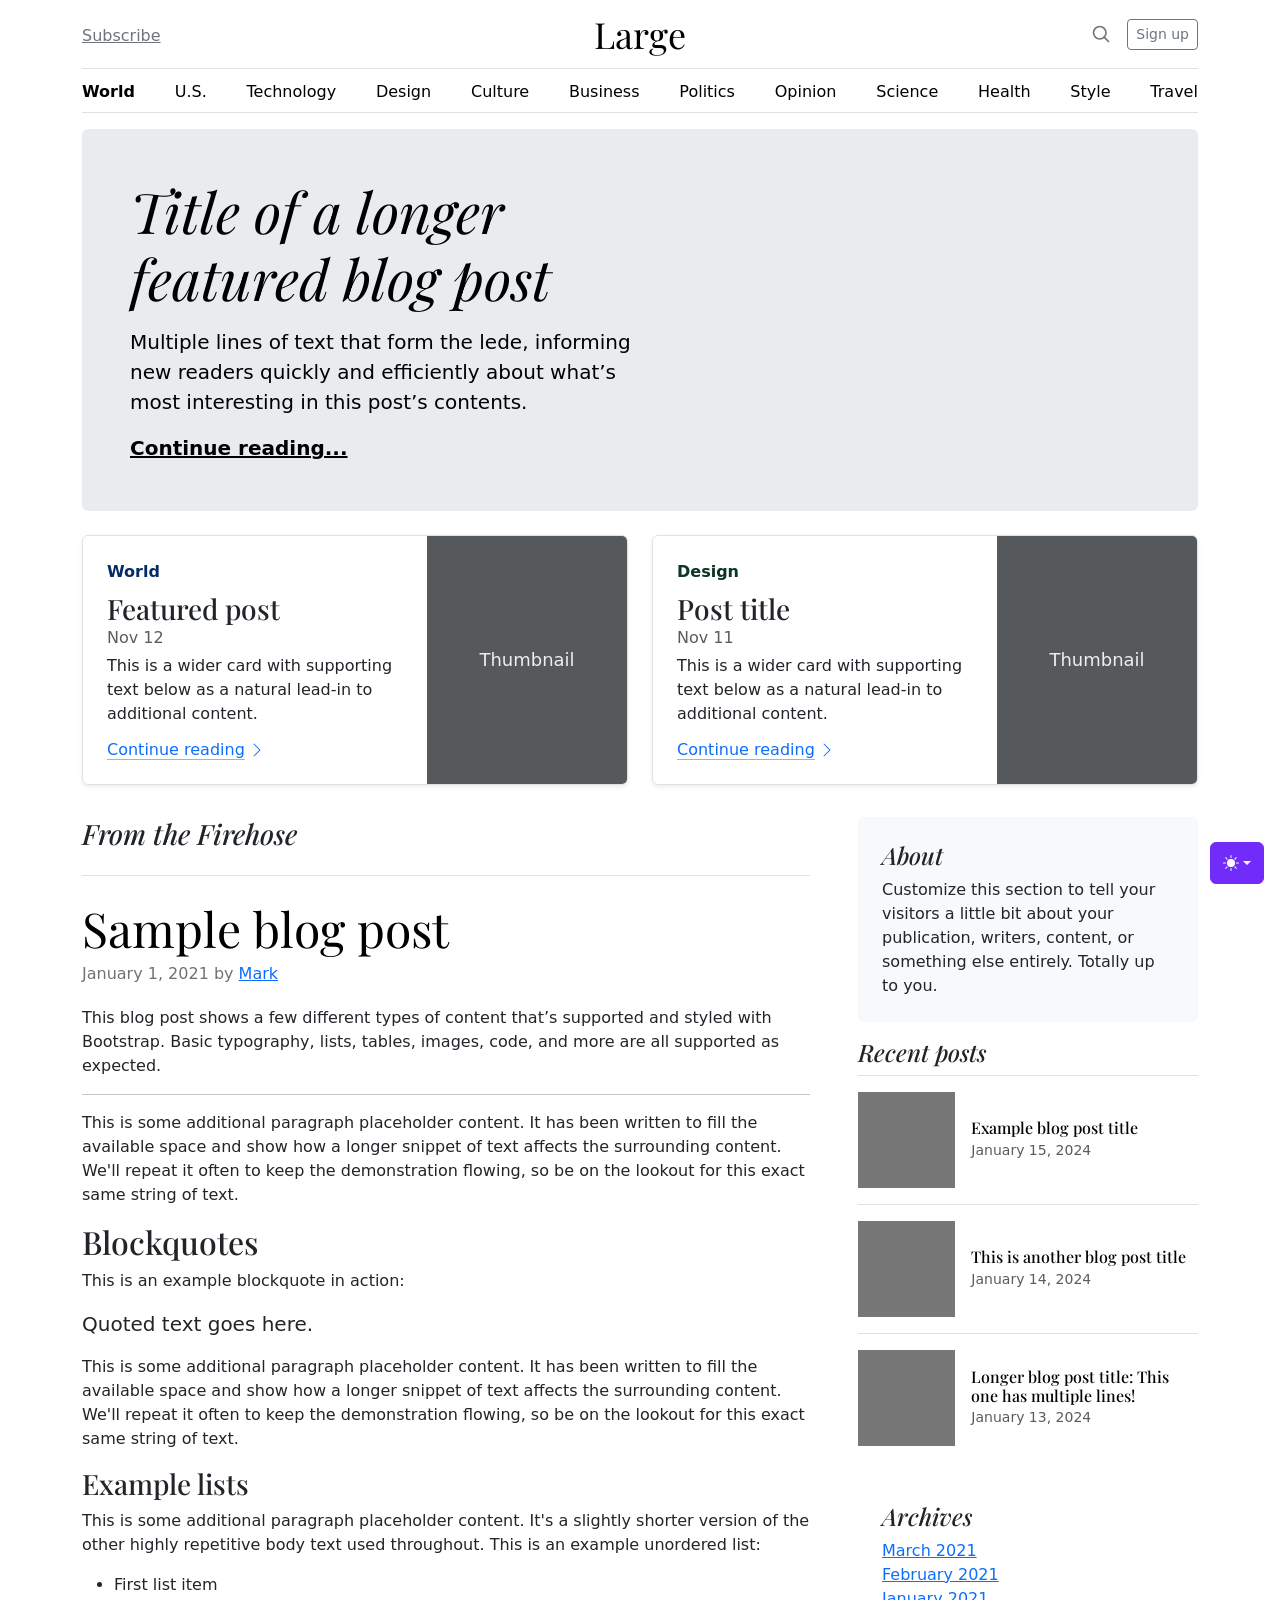
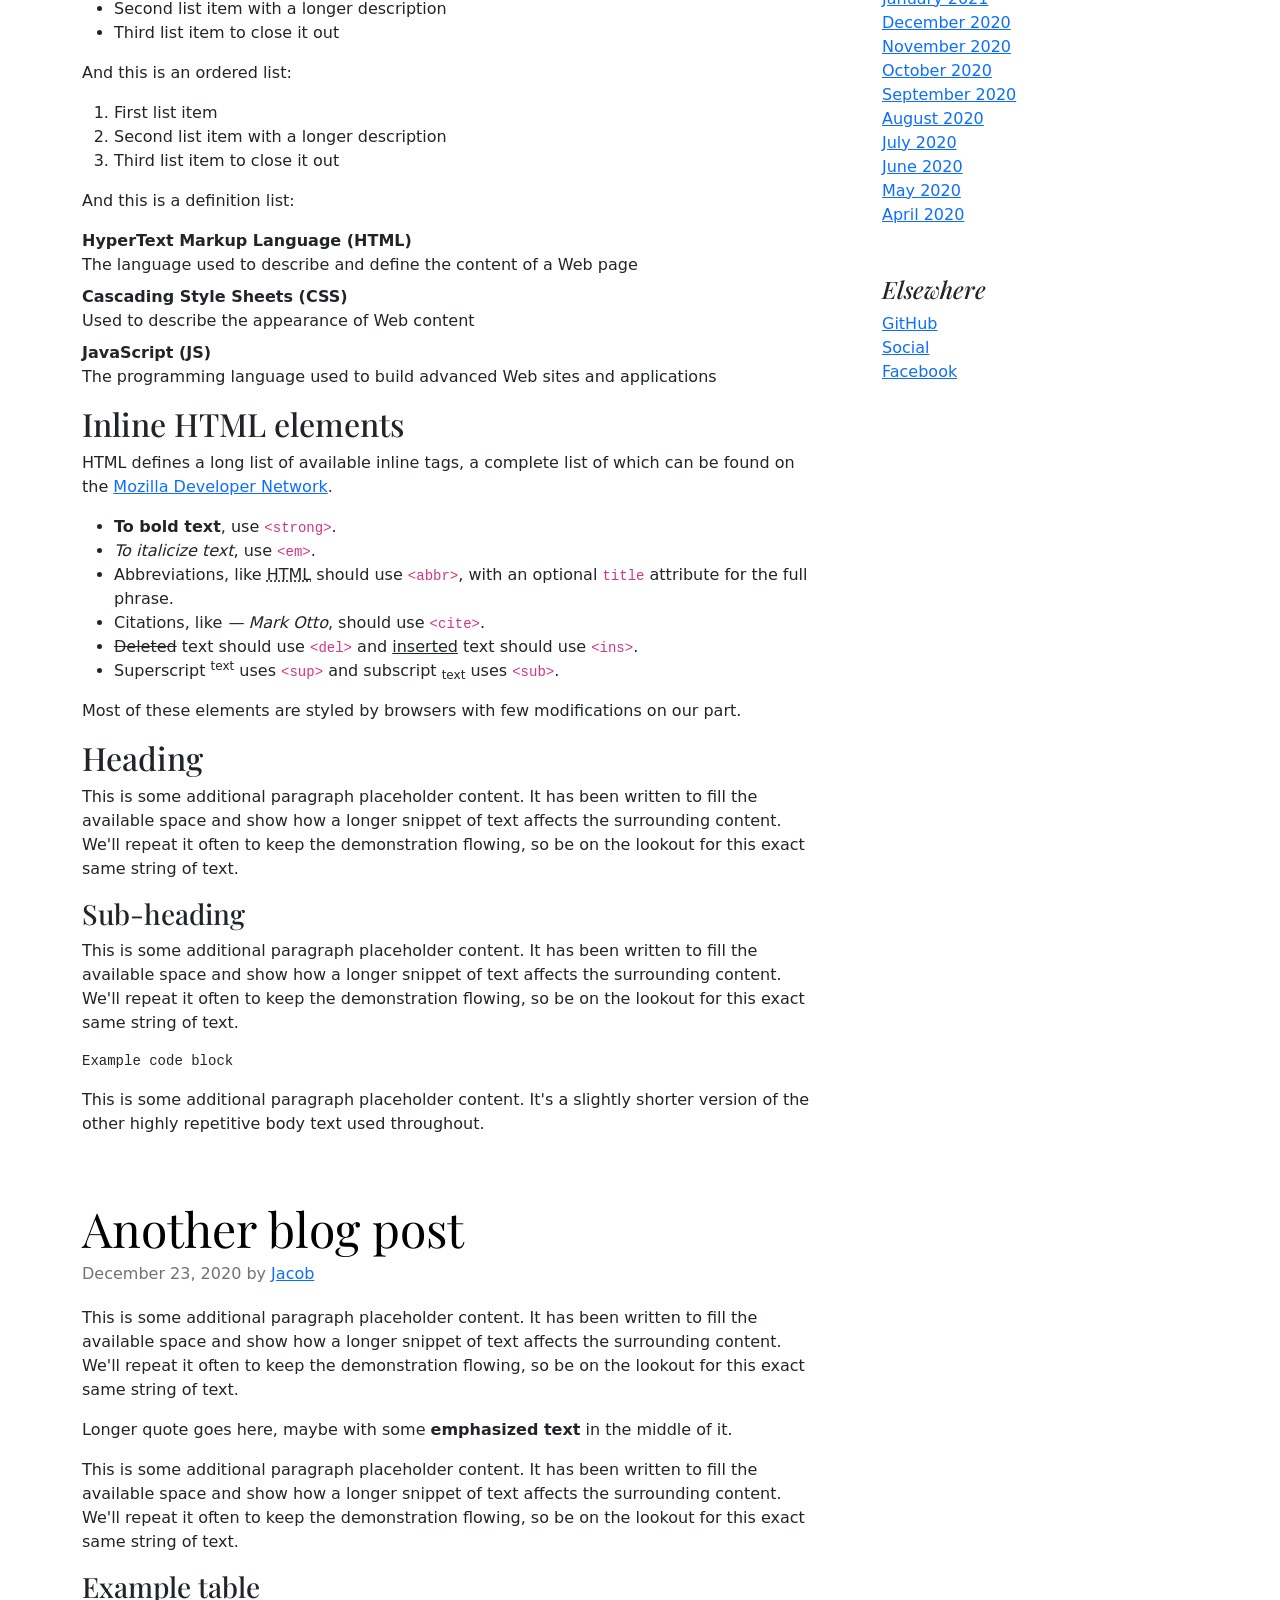
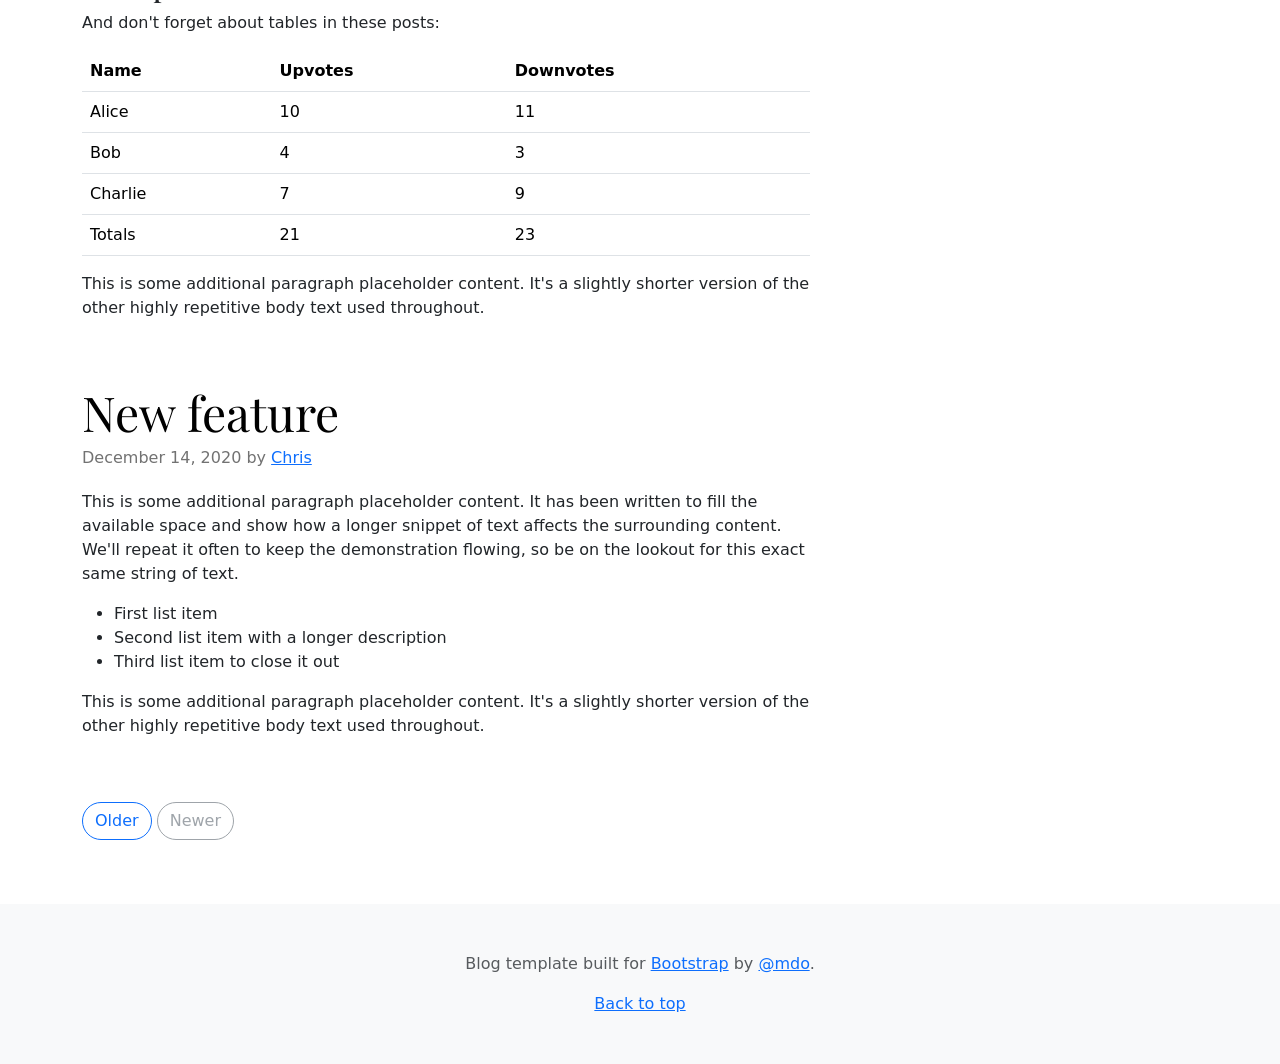
<file: bootstrap/examples/blog/index.html>
<!doctype html>
<html lang="en" data-bs-theme="auto">
  <head>
    <meta charset="utf-8" />
    <meta name="viewport" content="width=device-width, initial-scale=1" />
    <meta name="description" content="" />
    <meta
      name="author"
      content="Mark Otto, Jacob Thornton, and Bootstrap contributors"
    />
    <meta name="generator" content="Astro v5.13.2" />
    <title>Blog Template · Bootstrap v5.3</title>
    <link
      rel="canonical"
      href="https://getbootstrap.com/docs/5.3/examples/blog/"
    />
    <script src="../assets/js/color-modes.js"></script>
    <link href="../assets/dist/css/bootstrap.min.css" rel="stylesheet" />
    <meta name="theme-color" content="#712cf9" />
    <link
      href="https://fonts.googleapis.com/css?family=Playfair+Display:700,900&display=swap"
      rel="stylesheet"
    />
    <link href="blog.css" rel="stylesheet" />
    <style>
      .bd-placeholder-img {
        font-size: 1.125rem;
        text-anchor: middle;
        -webkit-user-select: none;
        -moz-user-select: none;
        user-select: none;
      }
      @media (min-width: 768px) {
        .bd-placeholder-img-lg {
          font-size: 3.5rem;
        }
      }
      .b-example-divider {
        width: 100%;
        height: 3rem;
        background-color: #0000001a;
        border: solid rgba(0, 0, 0, 0.15);
        border-width: 1px 0;
        box-shadow:
          inset 0 0.5em 1.5em #0000001a,
          inset 0 0.125em 0.5em #00000026;
      }
      .b-example-vr {
        flex-shrink: 0;
        width: 1.5rem;
        height: 100vh;
      }
      .bi {
        vertical-align: -0.125em;
        fill: currentColor;
      }
      .nav-scroller {
        position: relative;
        z-index: 2;
        height: 2.75rem;
        overflow-y: hidden;
      }
      .nav-scroller .nav {
        display: flex;
        flex-wrap: nowrap;
        padding-bottom: 1rem;
        margin-top: -1px;
        overflow-x: auto;
        text-align: center;
        white-space: nowrap;
        -webkit-overflow-scrolling: touch;
      }
      .btn-bd-primary {
        --bd-violet-bg: #712cf9;
        --bd-violet-rgb: 112.520718, 44.062154, 249.437846;
        --bs-btn-font-weight: 600;
        --bs-btn-color: var(--bs-white);
        --bs-btn-bg: var(--bd-violet-bg);
        --bs-btn-border-color: var(--bd-violet-bg);
        --bs-btn-hover-color: var(--bs-white);
        --bs-btn-hover-bg: #6528e0;
        --bs-btn-hover-border-color: #6528e0;
        --bs-btn-focus-shadow-rgb: var(--bd-violet-rgb);
        --bs-btn-active-color: var(--bs-btn-hover-color);
        --bs-btn-active-bg: #5a23c8;
        --bs-btn-active-border-color: #5a23c8;
      }
      .bd-mode-toggle {
        z-index: 1500;
      }
      .bd-mode-toggle .bi {
        width: 1em;
        height: 1em;
      }
      .bd-mode-toggle .dropdown-menu .active .bi {
        display: block !important;
      }
    </style>
  </head>
  <body>
    <svg xmlns="http://www.w3.org/2000/svg" class="d-none">
      <symbol id="check2" viewBox="0 0 16 16">
        <path
          d="M13.854 3.646a.5.5 0 0 1 0 .708l-7 7a.5.5 0 0 1-.708 0l-3.5-3.5a.5.5 0 1 1 .708-.708L6.5 10.293l6.646-6.647a.5.5 0 0 1 .708 0z"
        ></path>
      </symbol>
      <symbol id="circle-half" viewBox="0 0 16 16">
        <path
          d="M8 15A7 7 0 1 0 8 1v14zm0 1A8 8 0 1 1 8 0a8 8 0 0 1 0 16z"
        ></path>
      </symbol>
      <symbol id="moon-stars-fill" viewBox="0 0 16 16">
        <path
          d="M6 .278a.768.768 0 0 1 .08.858 7.208 7.208 0 0 0-.878 3.46c0 4.021 3.278 7.277 7.318 7.277.527 0 1.04-.055 1.533-.16a.787.787 0 0 1 .81.316.733.733 0 0 1-.031.893A8.349 8.349 0 0 1 8.344 16C3.734 16 0 12.286 0 7.71 0 4.266 2.114 1.312 5.124.06A.752.752 0 0 1 6 .278z"
        ></path>
        <path
          d="M10.794 3.148a.217.217 0 0 1 .412 0l.387 1.162c.173.518.579.924 1.097 1.097l1.162.387a.217.217 0 0 1 0 .412l-1.162.387a1.734 1.734 0 0 0-1.097 1.097l-.387 1.162a.217.217 0 0 1-.412 0l-.387-1.162A1.734 1.734 0 0 0 9.31 6.593l-1.162-.387a.217.217 0 0 1 0-.412l1.162-.387a1.734 1.734 0 0 0 1.097-1.097l.387-1.162zM13.863.099a.145.145 0 0 1 .274 0l.258.774c.115.346.386.617.732.732l.774.258a.145.145 0 0 1 0 .274l-.774.258a1.156 1.156 0 0 0-.732.732l-.258.774a.145.145 0 0 1-.274 0l-.258-.774a1.156 1.156 0 0 0-.732-.732l-.774-.258a.145.145 0 0 1 0-.274l.774-.258c.346-.115.617-.386.732-.732L13.863.1z"
        ></path>
      </symbol>
      <symbol id="sun-fill" viewBox="0 0 16 16">
        <path
          d="M8 12a4 4 0 1 0 0-8 4 4 0 0 0 0 8zM8 0a.5.5 0 0 1 .5.5v2a.5.5 0 0 1-1 0v-2A.5.5 0 0 1 8 0zm0 13a.5.5 0 0 1 .5.5v2a.5.5 0 0 1-1 0v-2A.5.5 0 0 1 8 13zm8-5a.5.5 0 0 1-.5.5h-2a.5.5 0 0 1 0-1h2a.5.5 0 0 1 .5.5zM3 8a.5.5 0 0 1-.5.5h-2a.5.5 0 0 1 0-1h2A.5.5 0 0 1 3 8zm10.657-5.657a.5.5 0 0 1 0 .707l-1.414 1.415a.5.5 0 1 1-.707-.708l1.414-1.414a.5.5 0 0 1 .707 0zm-9.193 9.193a.5.5 0 0 1 0 .707L3.05 13.657a.5.5 0 0 1-.707-.707l1.414-1.414a.5.5 0 0 1 .707 0zm9.193 2.121a.5.5 0 0 1-.707 0l-1.414-1.414a.5.5 0 0 1 .707-.707l1.414 1.414a.5.5 0 0 1 0 .707zM4.464 4.465a.5.5 0 0 1-.707 0L2.343 3.05a.5.5 0 1 1 .707-.707l1.414 1.414a.5.5 0 0 1 0 .708z"
        ></path>
      </symbol>
    </svg>
    <div
      class="dropdown position-fixed bottom-0 end-0 mb-3 me-3 bd-mode-toggle"
    >
      <button
        class="btn btn-bd-primary py-2 dropdown-toggle d-flex align-items-center"
        id="bd-theme"
        type="button"
        aria-expanded="false"
        data-bs-toggle="dropdown"
        aria-label="Toggle theme (auto)"
      >
        <svg class="bi my-1 theme-icon-active" aria-hidden="true">
          <use href="#circle-half"></use>
        </svg>
        <span class="visually-hidden" id="bd-theme-text">Toggle theme</span>
      </button>
      <ul
        class="dropdown-menu dropdown-menu-end shadow"
        aria-labelledby="bd-theme-text"
      >
        <li>
          <button
            type="button"
            class="dropdown-item d-flex align-items-center"
            data-bs-theme-value="light"
            aria-pressed="false"
          >
            <svg class="bi me-2 opacity-50" aria-hidden="true">
              <use href="#sun-fill"></use>
            </svg>
            Light
            <svg class="bi ms-auto d-none" aria-hidden="true">
              <use href="#check2"></use>
            </svg>
          </button>
        </li>
        <li>
          <button
            type="button"
            class="dropdown-item d-flex align-items-center"
            data-bs-theme-value="dark"
            aria-pressed="false"
          >
            <svg class="bi me-2 opacity-50" aria-hidden="true">
              <use href="#moon-stars-fill"></use>
            </svg>
            Dark
            <svg class="bi ms-auto d-none" aria-hidden="true">
              <use href="#check2"></use>
            </svg>
          </button>
        </li>
        <li>
          <button
            type="button"
            class="dropdown-item d-flex align-items-center active"
            data-bs-theme-value="auto"
            aria-pressed="true"
          >
            <svg class="bi me-2 opacity-50" aria-hidden="true">
              <use href="#circle-half"></use>
            </svg>
            Auto
            <svg class="bi ms-auto d-none" aria-hidden="true">
              <use href="#check2"></use>
            </svg>
          </button>
        </li>
      </ul>
    </div>
    <svg xmlns="http://www.w3.org/2000/svg" class="d-none">
      <symbol
        id="aperture"
        fill="none"
        stroke="currentColor"
        stroke-linecap="round"
        stroke-linejoin="round"
        stroke-width="2"
        viewBox="0 0 24 24"
      >
        <circle cx="12" cy="12" r="10"></circle>
        <path
          d="M14.31 8l5.74 9.94M9.69 8h11.48M7.38 12l5.74-9.94M9.69 16L3.95 6.06M14.31 16H2.83m13.79-4l-5.74 9.94"
        ></path>
      </symbol>
      <symbol id="cart" viewBox="0 0 16 16">
        <path
          d="M0 1.5A.5.5 0 0 1 .5 1H2a.5.5 0 0 1 .485.379L2.89 3H14.5a.5.5 0 0 1 .49.598l-1 5a.5.5 0 0 1-.465.401l-9.397.472L4.415 11H13a.5.5 0 0 1 0 1H4a.5.5 0 0 1-.491-.408L2.01 3.607 1.61 2H.5a.5.5 0 0 1-.5-.5zM3.102 4l.84 4.479 9.144-.459L13.89 4H3.102zM5 12a2 2 0 1 0 0 4 2 2 0 0 0 0-4zm7 0a2 2 0 1 0 0 4 2 2 0 0 0 0-4zm-7 1a1 1 0 1 1 0 2 1 1 0 0 1 0-2zm7 0a1 1 0 1 1 0 2 1 1 0 0 1 0-2z"
        ></path>
      </symbol>
      <symbol id="chevron-right" viewBox="0 0 16 16">
        <path
          fill-rule="evenodd"
          d="M4.646 1.646a.5.5 0 0 1 .708 0l6 6a.5.5 0 0 1 0 .708l-6 6a.5.5 0 0 1-.708-.708L10.293 8 4.646 2.354a.5.5 0 0 1 0-.708z"
        ></path>
      </symbol>
    </svg>
    <div class="container">
      <header class="border-bottom lh-1 py-3">
        <div class="row flex-nowrap justify-content-between align-items-center">
          <div class="col-4 pt-1">
            <a class="link-secondary" href="#">Subscribe</a>
          </div>
          <div class="col-4 text-center">
            <a
              class="blog-header-logo text-body-emphasis text-decoration-none"
              href="#"
              >Large</a
            >
          </div>
          <div class="col-4 d-flex justify-content-end align-items-center">
            <a class="link-secondary" href="#" aria-label="Search">
              <svg
                xmlns="http://www.w3.org/2000/svg"
                width="20"
                height="20"
                fill="none"
                stroke="currentColor"
                stroke-linecap="round"
                stroke-linejoin="round"
                stroke-width="2"
                class="mx-3"
                role="img"
                viewBox="0 0 24 24"
              >
                <title>Search</title>
                <circle cx="10.5" cy="10.5" r="7.5"></circle>
                <path d="M21 21l-5.2-5.2"></path>
              </svg>
            </a>
            <a class="btn btn-sm btn-outline-secondary" href="#">Sign up</a>
          </div>
        </div>
      </header>
      <div class="nav-scroller py-1 mb-3 border-bottom">
        <nav class="nav nav-underline justify-content-between">
          <a class="nav-item nav-link link-body-emphasis active" href="#"
            >World</a
          >
          <a class="nav-item nav-link link-body-emphasis" href="#">U.S.</a>
          <a class="nav-item nav-link link-body-emphasis" href="#"
            >Technology</a
          >
          <a class="nav-item nav-link link-body-emphasis" href="#">Design</a>
          <a class="nav-item nav-link link-body-emphasis" href="#">Culture</a>
          <a class="nav-item nav-link link-body-emphasis" href="#">Business</a>
          <a class="nav-item nav-link link-body-emphasis" href="#">Politics</a>
          <a class="nav-item nav-link link-body-emphasis" href="#">Opinion</a>
          <a class="nav-item nav-link link-body-emphasis" href="#">Science</a>
          <a class="nav-item nav-link link-body-emphasis" href="#">Health</a>
          <a class="nav-item nav-link link-body-emphasis" href="#">Style</a>
          <a class="nav-item nav-link link-body-emphasis" href="#">Travel</a>
        </nav>
      </div>
    </div>
    <main class="container">
      <div class="p-4 p-md-5 mb-4 rounded text-body-emphasis bg-body-secondary">
        <div class="col-lg-6 px-0">
          <h1 class="display-4 fst-italic">
            Title of a longer featured blog post
          </h1>
          <p class="lead my-3">
            Multiple lines of text that form the lede, informing new readers
            quickly and efficiently about what’s most interesting in this post’s
            contents.
          </p>
          <p class="lead mb-0">
            <a href="#" class="text-body-emphasis fw-bold"
              >Continue reading...</a
            >
          </p>
        </div>
      </div>
      <div class="row mb-2">
        <div class="col-md-6">
          <div
            class="row g-0 border rounded overflow-hidden flex-md-row mb-4 shadow-sm h-md-250 position-relative"
          >
            <div class="col p-4 d-flex flex-column position-static">
              <strong class="d-inline-block mb-2 text-primary-emphasis"
                >World</strong
              >
              <h3 class="mb-0">Featured post</h3>
              <div class="mb-1 text-body-secondary">Nov 12</div>
              <p class="card-text mb-auto">
                This is a wider card with supporting text below as a natural
                lead-in to additional content.
              </p>
              <a
                href="#"
                class="icon-link gap-1 icon-link-hover stretched-link"
              >
                Continue reading
                <svg class="bi" aria-hidden="true">
                  <use xlink:href="#chevron-right"></use>
                </svg>
              </a>
            </div>
            <div class="col-auto d-none d-lg-block">
              <svg
                aria-label="Placeholder: Thumbnail"
                class="bd-placeholder-img"
                height="250"
                preserveAspectRatio="xMidYMid slice"
                role="img"
                width="200"
                xmlns="http://www.w3.org/2000/svg"
              >
                <title>Placeholder</title>
                <rect width="100%" height="100%" fill="#55595c"></rect>
                <text x="50%" y="50%" fill="#eceeef" dy=".3em">Thumbnail</text>
              </svg>
            </div>
          </div>
        </div>
        <div class="col-md-6">
          <div
            class="row g-0 border rounded overflow-hidden flex-md-row mb-4 shadow-sm h-md-250 position-relative"
          >
            <div class="col p-4 d-flex flex-column position-static">
              <strong class="d-inline-block mb-2 text-success-emphasis"
                >Design</strong
              >
              <h3 class="mb-0">Post title</h3>
              <div class="mb-1 text-body-secondary">Nov 11</div>
              <p class="mb-auto">
                This is a wider card with supporting text below as a natural
                lead-in to additional content.
              </p>
              <a
                href="#"
                class="icon-link gap-1 icon-link-hover stretched-link"
              >
                Continue reading
                <svg class="bi" aria-hidden="true">
                  <use xlink:href="#chevron-right"></use>
                </svg>
              </a>
            </div>
            <div class="col-auto d-none d-lg-block">
              <svg
                aria-label="Placeholder: Thumbnail"
                class="bd-placeholder-img"
                height="250"
                preserveAspectRatio="xMidYMid slice"
                role="img"
                width="200"
                xmlns="http://www.w3.org/2000/svg"
              >
                <title>Placeholder</title>
                <rect width="100%" height="100%" fill="#55595c"></rect>
                <text x="50%" y="50%" fill="#eceeef" dy=".3em">Thumbnail</text>
              </svg>
            </div>
          </div>
        </div>
      </div>
      <div class="row g-5">
        <div class="col-md-8">
          <h3 class="pb-4 mb-4 fst-italic border-bottom">From the Firehose</h3>
          <article class="blog-post">
            <h2 class="display-5 link-body-emphasis mb-1">Sample blog post</h2>
            <p class="blog-post-meta">
              January 1, 2021 by <a href="#">Mark</a>
            </p>
            <p>
              This blog post shows a few different types of content that’s
              supported and styled with Bootstrap. Basic typography, lists,
              tables, images, code, and more are all supported as expected.
            </p>
            <hr />
            <p>
              This is some additional paragraph placeholder content. It has been
              written to fill the available space and show how a longer snippet
              of text affects the surrounding content. We'll repeat it often to
              keep the demonstration flowing, so be on the lookout for this
              exact same string of text.
            </p>
            <h2>Blockquotes</h2>
            <p>This is an example blockquote in action:</p>
            <blockquote class="blockquote">
              <p>Quoted text goes here.</p>
            </blockquote>
            <p>
              This is some additional paragraph placeholder content. It has been
              written to fill the available space and show how a longer snippet
              of text affects the surrounding content. We'll repeat it often to
              keep the demonstration flowing, so be on the lookout for this
              exact same string of text.
            </p>
            <h3>Example lists</h3>
            <p>
              This is some additional paragraph placeholder content. It's a
              slightly shorter version of the other highly repetitive body text
              used throughout. This is an example unordered list:
            </p>
            <ul>
              <li>First list item</li>
              <li>Second list item with a longer description</li>
              <li>Third list item to close it out</li>
            </ul>
            <p>And this is an ordered list:</p>
            <ol>
              <li>First list item</li>
              <li>Second list item with a longer description</li>
              <li>Third list item to close it out</li>
            </ol>
            <p>And this is a definition list:</p>
            <dl>
              <dt>HyperText Markup Language (HTML)</dt>
              <dd>
                The language used to describe and define the content of a Web
                page
              </dd>
              <dt>Cascading Style Sheets (CSS)</dt>
              <dd>Used to describe the appearance of Web content</dd>
              <dt>JavaScript (JS)</dt>
              <dd>
                The programming language used to build advanced Web sites and
                applications
              </dd>
            </dl>
            <h2>Inline HTML elements</h2>
            <p>
              HTML defines a long list of available inline tags, a complete list
              of which can be found on the
              <a
                href="https://developer.mozilla.org/en-US/docs/Web/HTML/Element"
                >Mozilla Developer Network</a
              >.
            </p>
            <ul>
              <li>
                <strong>To bold text</strong>, use
                <code class="language-plaintext highlighter-rouge"
                  >&lt;strong&gt;</code
                >.
              </li>
              <li>
                <em>To italicize text</em>, use
                <code class="language-plaintext highlighter-rouge"
                  >&lt;em&gt;</code
                >.
              </li>
              <li>
                Abbreviations, like
                <abbr title="HyperText Markup Language">HTML</abbr> should use
                <code class="language-plaintext highlighter-rouge"
                  >&lt;abbr&gt;</code
                >, with an optional
                <code class="language-plaintext highlighter-rouge">title</code>
                attribute for the full phrase.
              </li>
              <li>
                Citations, like <cite>— Mark Otto</cite>, should use
                <code class="language-plaintext highlighter-rouge"
                  >&lt;cite&gt;</code
                >.
              </li>
              <li>
                <del>Deleted</del> text should use
                <code class="language-plaintext highlighter-rouge"
                  >&lt;del&gt;</code
                >
                and <ins>inserted</ins> text should use
                <code class="language-plaintext highlighter-rouge"
                  >&lt;ins&gt;</code
                >.
              </li>
              <li>
                Superscript <sup>text</sup> uses
                <code class="language-plaintext highlighter-rouge"
                  >&lt;sup&gt;</code
                >
                and subscript <sub>text</sub> uses
                <code class="language-plaintext highlighter-rouge"
                  >&lt;sub&gt;</code
                >.
              </li>
            </ul>
            <p>
              Most of these elements are styled by browsers with few
              modifications on our part.
            </p>
            <h2>Heading</h2>
            <p>
              This is some additional paragraph placeholder content. It has been
              written to fill the available space and show how a longer snippet
              of text affects the surrounding content. We'll repeat it often to
              keep the demonstration flowing, so be on the lookout for this
              exact same string of text.
            </p>
            <h3>Sub-heading</h3>
            <p>
              This is some additional paragraph placeholder content. It has been
              written to fill the available space and show how a longer snippet
              of text affects the surrounding content. We'll repeat it often to
              keep the demonstration flowing, so be on the lookout for this
              exact same string of text.
            </p>
            <pre><code>Example code block</code></pre>
            <p>
              This is some additional paragraph placeholder content. It's a
              slightly shorter version of the other highly repetitive body text
              used throughout.
            </p>
          </article>
          <article class="blog-post">
            <h2 class="display-5 link-body-emphasis mb-1">Another blog post</h2>
            <p class="blog-post-meta">
              December 23, 2020 by <a href="#">Jacob</a>
            </p>
            <p>
              This is some additional paragraph placeholder content. It has been
              written to fill the available space and show how a longer snippet
              of text affects the surrounding content. We'll repeat it often to
              keep the demonstration flowing, so be on the lookout for this
              exact same string of text.
            </p>
            <blockquote>
              <p>
                Longer quote goes here, maybe with some
                <strong>emphasized text</strong> in the middle of it.
              </p>
            </blockquote>
            <p>
              This is some additional paragraph placeholder content. It has been
              written to fill the available space and show how a longer snippet
              of text affects the surrounding content. We'll repeat it often to
              keep the demonstration flowing, so be on the lookout for this
              exact same string of text.
            </p>
            <h3>Example table</h3>
            <p>And don't forget about tables in these posts:</p>
            <table class="table">
              <thead>
                <tr>
                  <th>Name</th>
                  <th>Upvotes</th>
                  <th>Downvotes</th>
                </tr>
              </thead>
              <tbody>
                <tr>
                  <td>Alice</td>
                  <td>10</td>
                  <td>11</td>
                </tr>
                <tr>
                  <td>Bob</td>
                  <td>4</td>
                  <td>3</td>
                </tr>
                <tr>
                  <td>Charlie</td>
                  <td>7</td>
                  <td>9</td>
                </tr>
              </tbody>
              <tfoot>
                <tr>
                  <td>Totals</td>
                  <td>21</td>
                  <td>23</td>
                </tr>
              </tfoot>
            </table>
            <p>
              This is some additional paragraph placeholder content. It's a
              slightly shorter version of the other highly repetitive body text
              used throughout.
            </p>
          </article>
          <article class="blog-post">
            <h2 class="display-5 link-body-emphasis mb-1">New feature</h2>
            <p class="blog-post-meta">
              December 14, 2020 by <a href="#">Chris</a>
            </p>
            <p>
              This is some additional paragraph placeholder content. It has been
              written to fill the available space and show how a longer snippet
              of text affects the surrounding content. We'll repeat it often to
              keep the demonstration flowing, so be on the lookout for this
              exact same string of text.
            </p>
            <ul>
              <li>First list item</li>
              <li>Second list item with a longer description</li>
              <li>Third list item to close it out</li>
            </ul>
            <p>
              This is some additional paragraph placeholder content. It's a
              slightly shorter version of the other highly repetitive body text
              used throughout.
            </p>
          </article>
          <nav class="blog-pagination" aria-label="Pagination">
            <a class="btn btn-outline-primary rounded-pill" href="#">Older</a>
            <a
              class="btn btn-outline-secondary rounded-pill disabled"
              aria-disabled="true"
              >Newer</a
            >
          </nav>
        </div>
        <div class="col-md-4">
          <div class="position-sticky" style="top: 2rem">
            <div class="p-4 mb-3 bg-body-tertiary rounded">
              <h4 class="fst-italic">About</h4>
              <p class="mb-0">
                Customize this section to tell your visitors a little bit about
                your publication, writers, content, or something else entirely.
                Totally up to you.
              </p>
            </div>
            <div>
              <h4 class="fst-italic">Recent posts</h4>
              <ul class="list-unstyled">
                <li>
                  <a
                    class="d-flex flex-column flex-lg-row gap-3 align-items-start align-items-lg-center py-3 link-body-emphasis text-decoration-none border-top"
                    href="#"
                  >
                    <svg
                      aria-hidden="true"
                      class="bd-placeholder-img"
                      height="96"
                      preserveAspectRatio="xMidYMid slice"
                      width="100%"
                      xmlns="http://www.w3.org/2000/svg"
                    >
                      <rect width="100%" height="100%" fill="#777"></rect>
                    </svg>
                    <div class="col-lg-8">
                      <h6 class="mb-0">Example blog post title</h6>
                      <small class="text-body-secondary"
                        >January 15, 2024</small
                      >
                    </div>
                  </a>
                </li>
                <li>
                  <a
                    class="d-flex flex-column flex-lg-row gap-3 align-items-start align-items-lg-center py-3 link-body-emphasis text-decoration-none border-top"
                    href="#"
                  >
                    <svg
                      aria-hidden="true"
                      class="bd-placeholder-img"
                      height="96"
                      preserveAspectRatio="xMidYMid slice"
                      width="100%"
                      xmlns="http://www.w3.org/2000/svg"
                    >
                      <rect width="100%" height="100%" fill="#777"></rect>
                    </svg>
                    <div class="col-lg-8">
                      <h6 class="mb-0">This is another blog post title</h6>
                      <small class="text-body-secondary"
                        >January 14, 2024</small
                      >
                    </div>
                  </a>
                </li>
                <li>
                  <a
                    class="d-flex flex-column flex-lg-row gap-3 align-items-start align-items-lg-center py-3 link-body-emphasis text-decoration-none border-top"
                    href="#"
                  >
                    <svg
                      aria-hidden="true"
                      class="bd-placeholder-img"
                      height="96"
                      preserveAspectRatio="xMidYMid slice"
                      width="100%"
                      xmlns="http://www.w3.org/2000/svg"
                    >
                      <rect width="100%" height="100%" fill="#777"></rect>
                    </svg>
                    <div class="col-lg-8">
                      <h6 class="mb-0">
                        Longer blog post title: This one has multiple lines!
                      </h6>
                      <small class="text-body-secondary"
                        >January 13, 2024</small
                      >
                    </div>
                  </a>
                </li>
              </ul>
            </div>
            <div class="p-4">
              <h4 class="fst-italic">Archives</h4>
              <ol class="list-unstyled mb-0">
                <li><a href="#">March 2021</a></li>
                <li><a href="#">February 2021</a></li>
                <li><a href="#">January 2021</a></li>
                <li><a href="#">December 2020</a></li>
                <li><a href="#">November 2020</a></li>
                <li><a href="#">October 2020</a></li>
                <li><a href="#">September 2020</a></li>
                <li><a href="#">August 2020</a></li>
                <li><a href="#">July 2020</a></li>
                <li><a href="#">June 2020</a></li>
                <li><a href="#">May 2020</a></li>
                <li><a href="#">April 2020</a></li>
              </ol>
            </div>
            <div class="p-4">
              <h4 class="fst-italic">Elsewhere</h4>
              <ol class="list-unstyled">
                <li><a href="#">GitHub</a></li>
                <li><a href="#">Social</a></li>
                <li><a href="#">Facebook</a></li>
              </ol>
            </div>
          </div>
        </div>
      </div>
    </main>
    <footer class="py-5 text-center text-body-secondary bg-body-tertiary">
      <p>
        Blog template built for
        <a href="https://getbootstrap.com/">Bootstrap</a> by
        <a href="https://x.com/mdo">@mdo</a>.
      </p>
      <p class="mb-0"><a href="#">Back to top</a></p>
    </footer>
    <script
      src="../assets/dist/js/bootstrap.bundle.min.js"
      class="astro-vvvwv3sm"
    ></script>
  </body>
</html>
</file>
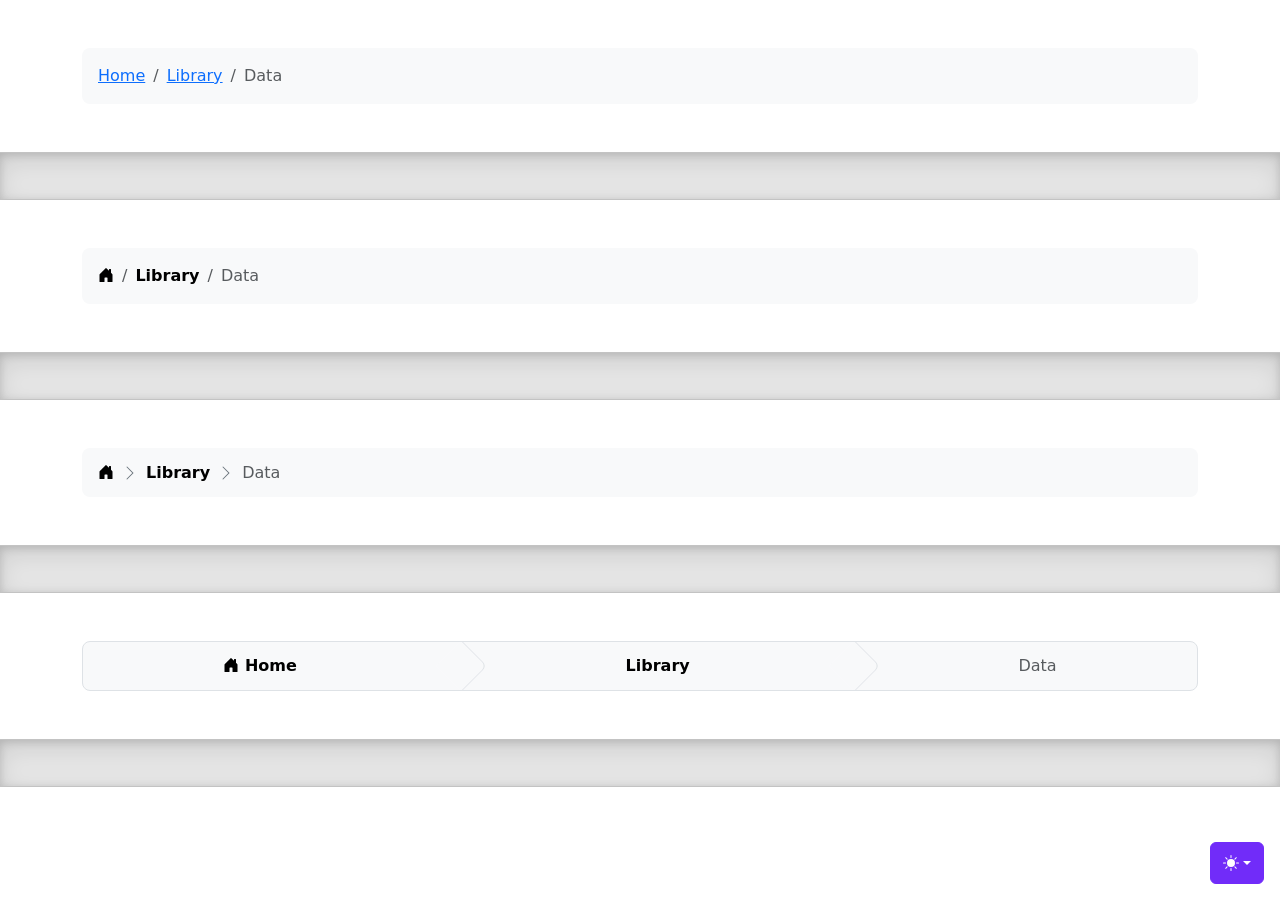
<file: bootstrap/examples/breadcrumbs/index.html>
<!doctype html>
<html lang="en" data-bs-theme="auto">
  <head>
    <meta charset="utf-8" />
    <meta name="viewport" content="width=device-width, initial-scale=1" />
    <meta name="description" content="" />
    <meta
      name="author"
      content="Mark Otto, Jacob Thornton, and Bootstrap contributors"
    />
    <meta name="generator" content="Astro v5.13.2" />
    <title>Breadcrumbs · Bootstrap v5.3</title>
    <link
      rel="canonical"
      href="https://getbootstrap.com/docs/5.3/examples/breadcrumbs/"
    />
    <script src="../assets/js/color-modes.js"></script>
    <link href="../assets/dist/css/bootstrap.min.css" rel="stylesheet" />
    <meta name="theme-color" content="#712cf9" />
    <link href="breadcrumbs.css" rel="stylesheet" />
    <style>
      .bd-placeholder-img {
        font-size: 1.125rem;
        text-anchor: middle;
        -webkit-user-select: none;
        -moz-user-select: none;
        user-select: none;
      }
      @media (min-width: 768px) {
        .bd-placeholder-img-lg {
          font-size: 3.5rem;
        }
      }
      .b-example-divider {
        width: 100%;
        height: 3rem;
        background-color: #0000001a;
        border: solid rgba(0, 0, 0, 0.15);
        border-width: 1px 0;
        box-shadow:
          inset 0 0.5em 1.5em #0000001a,
          inset 0 0.125em 0.5em #00000026;
      }
      .b-example-vr {
        flex-shrink: 0;
        width: 1.5rem;
        height: 100vh;
      }
      .bi {
        vertical-align: -0.125em;
        fill: currentColor;
      }
      .nav-scroller {
        position: relative;
        z-index: 2;
        height: 2.75rem;
        overflow-y: hidden;
      }
      .nav-scroller .nav {
        display: flex;
        flex-wrap: nowrap;
        padding-bottom: 1rem;
        margin-top: -1px;
        overflow-x: auto;
        text-align: center;
        white-space: nowrap;
        -webkit-overflow-scrolling: touch;
      }
      .btn-bd-primary {
        --bd-violet-bg: #712cf9;
        --bd-violet-rgb: 112.520718, 44.062154, 249.437846;
        --bs-btn-font-weight: 600;
        --bs-btn-color: var(--bs-white);
        --bs-btn-bg: var(--bd-violet-bg);
        --bs-btn-border-color: var(--bd-violet-bg);
        --bs-btn-hover-color: var(--bs-white);
        --bs-btn-hover-bg: #6528e0;
        --bs-btn-hover-border-color: #6528e0;
        --bs-btn-focus-shadow-rgb: var(--bd-violet-rgb);
        --bs-btn-active-color: var(--bs-btn-hover-color);
        --bs-btn-active-bg: #5a23c8;
        --bs-btn-active-border-color: #5a23c8;
      }
      .bd-mode-toggle {
        z-index: 1500;
      }
      .bd-mode-toggle .bi {
        width: 1em;
        height: 1em;
      }
      .bd-mode-toggle .dropdown-menu .active .bi {
        display: block !important;
      }
    </style>
  </head>
  <body>
    <svg xmlns="http://www.w3.org/2000/svg" class="d-none">
      <symbol id="check2" viewBox="0 0 16 16">
        <path
          d="M13.854 3.646a.5.5 0 0 1 0 .708l-7 7a.5.5 0 0 1-.708 0l-3.5-3.5a.5.5 0 1 1 .708-.708L6.5 10.293l6.646-6.647a.5.5 0 0 1 .708 0z"
        ></path>
      </symbol>
      <symbol id="circle-half" viewBox="0 0 16 16">
        <path
          d="M8 15A7 7 0 1 0 8 1v14zm0 1A8 8 0 1 1 8 0a8 8 0 0 1 0 16z"
        ></path>
      </symbol>
      <symbol id="moon-stars-fill" viewBox="0 0 16 16">
        <path
          d="M6 .278a.768.768 0 0 1 .08.858 7.208 7.208 0 0 0-.878 3.46c0 4.021 3.278 7.277 7.318 7.277.527 0 1.04-.055 1.533-.16a.787.787 0 0 1 .81.316.733.733 0 0 1-.031.893A8.349 8.349 0 0 1 8.344 16C3.734 16 0 12.286 0 7.71 0 4.266 2.114 1.312 5.124.06A.752.752 0 0 1 6 .278z"
        ></path>
        <path
          d="M10.794 3.148a.217.217 0 0 1 .412 0l.387 1.162c.173.518.579.924 1.097 1.097l1.162.387a.217.217 0 0 1 0 .412l-1.162.387a1.734 1.734 0 0 0-1.097 1.097l-.387 1.162a.217.217 0 0 1-.412 0l-.387-1.162A1.734 1.734 0 0 0 9.31 6.593l-1.162-.387a.217.217 0 0 1 0-.412l1.162-.387a1.734 1.734 0 0 0 1.097-1.097l.387-1.162zM13.863.099a.145.145 0 0 1 .274 0l.258.774c.115.346.386.617.732.732l.774.258a.145.145 0 0 1 0 .274l-.774.258a1.156 1.156 0 0 0-.732.732l-.258.774a.145.145 0 0 1-.274 0l-.258-.774a1.156 1.156 0 0 0-.732-.732l-.774-.258a.145.145 0 0 1 0-.274l.774-.258c.346-.115.617-.386.732-.732L13.863.1z"
        ></path>
      </symbol>
      <symbol id="sun-fill" viewBox="0 0 16 16">
        <path
          d="M8 12a4 4 0 1 0 0-8 4 4 0 0 0 0 8zM8 0a.5.5 0 0 1 .5.5v2a.5.5 0 0 1-1 0v-2A.5.5 0 0 1 8 0zm0 13a.5.5 0 0 1 .5.5v2a.5.5 0 0 1-1 0v-2A.5.5 0 0 1 8 13zm8-5a.5.5 0 0 1-.5.5h-2a.5.5 0 0 1 0-1h2a.5.5 0 0 1 .5.5zM3 8a.5.5 0 0 1-.5.5h-2a.5.5 0 0 1 0-1h2A.5.5 0 0 1 3 8zm10.657-5.657a.5.5 0 0 1 0 .707l-1.414 1.415a.5.5 0 1 1-.707-.708l1.414-1.414a.5.5 0 0 1 .707 0zm-9.193 9.193a.5.5 0 0 1 0 .707L3.05 13.657a.5.5 0 0 1-.707-.707l1.414-1.414a.5.5 0 0 1 .707 0zm9.193 2.121a.5.5 0 0 1-.707 0l-1.414-1.414a.5.5 0 0 1 .707-.707l1.414 1.414a.5.5 0 0 1 0 .707zM4.464 4.465a.5.5 0 0 1-.707 0L2.343 3.05a.5.5 0 1 1 .707-.707l1.414 1.414a.5.5 0 0 1 0 .708z"
        ></path>
      </symbol>
    </svg>
    <div
      class="dropdown position-fixed bottom-0 end-0 mb-3 me-3 bd-mode-toggle"
    >
      <button
        class="btn btn-bd-primary py-2 dropdown-toggle d-flex align-items-center"
        id="bd-theme"
        type="button"
        aria-expanded="false"
        data-bs-toggle="dropdown"
        aria-label="Toggle theme (auto)"
      >
        <svg class="bi my-1 theme-icon-active" aria-hidden="true">
          <use href="#circle-half"></use>
        </svg>
        <span class="visually-hidden" id="bd-theme-text">Toggle theme</span>
      </button>
      <ul
        class="dropdown-menu dropdown-menu-end shadow"
        aria-labelledby="bd-theme-text"
      >
        <li>
          <button
            type="button"
            class="dropdown-item d-flex align-items-center"
            data-bs-theme-value="light"
            aria-pressed="false"
          >
            <svg class="bi me-2 opacity-50" aria-hidden="true">
              <use href="#sun-fill"></use>
            </svg>
            Light
            <svg class="bi ms-auto d-none" aria-hidden="true">
              <use href="#check2"></use>
            </svg>
          </button>
        </li>
        <li>
          <button
            type="button"
            class="dropdown-item d-flex align-items-center"
            data-bs-theme-value="dark"
            aria-pressed="false"
          >
            <svg class="bi me-2 opacity-50" aria-hidden="true">
              <use href="#moon-stars-fill"></use>
            </svg>
            Dark
            <svg class="bi ms-auto d-none" aria-hidden="true">
              <use href="#check2"></use>
            </svg>
          </button>
        </li>
        <li>
          <button
            type="button"
            class="dropdown-item d-flex align-items-center active"
            data-bs-theme-value="auto"
            aria-pressed="true"
          >
            <svg class="bi me-2 opacity-50" aria-hidden="true">
              <use href="#circle-half"></use>
            </svg>
            Auto
            <svg class="bi ms-auto d-none" aria-hidden="true">
              <use href="#check2"></use>
            </svg>
          </button>
        </li>
      </ul>
    </div>
    <svg xmlns="http://www.w3.org/2000/svg" class="d-none">
      <symbol id="house-door-fill" viewBox="0 0 16 16">
        <path
          d="M6.5 14.5v-3.505c0-.245.25-.495.5-.495h2c.25 0 .5.25.5.5v3.5a.5.5 0 0 0 .5.5h4a.5.5 0 0 0 .5-.5v-7a.5.5 0 0 0-.146-.354L13 5.793V2.5a.5.5 0 0 0-.5-.5h-1a.5.5 0 0 0-.5.5v1.293L8.354 1.146a.5.5 0 0 0-.708 0l-6 6A.5.5 0 0 0 1.5 7.5v7a.5.5 0 0 0 .5.5h4a.5.5 0 0 0 .5-.5z"
        ></path>
      </symbol>
    </svg>
    <div class="container my-5">
      <nav aria-label="breadcrumb">
        <ol class="breadcrumb p-3 bg-body-tertiary rounded-3">
          <li class="breadcrumb-item"><a href="#">Home</a></li>
          <li class="breadcrumb-item"><a href="#">Library</a></li>
          <li class="breadcrumb-item active" aria-current="page">Data</li>
        </ol>
      </nav>
    </div>
    <div class="b-example-divider"></div>
    <div class="container my-5">
      <nav aria-label="breadcrumb">
        <ol class="breadcrumb p-3 bg-body-tertiary rounded-3">
          <li class="breadcrumb-item">
            <a class="link-body-emphasis" href="#">
              <svg class="bi" width="16" height="16" aria-hidden="true">
                <use xlink:href="#house-door-fill"></use>
              </svg>
              <span class="visually-hidden">Home</span>
            </a>
          </li>
          <li class="breadcrumb-item">
            <a
              class="link-body-emphasis fw-semibold text-decoration-none"
              href="#"
              >Library</a
            >
          </li>
          <li class="breadcrumb-item active" aria-current="page">Data</li>
        </ol>
      </nav>
    </div>
    <div class="b-example-divider"></div>
    <div class="container my-5">
      <nav aria-label="breadcrumb">
        <ol
          class="breadcrumb breadcrumb-chevron p-3 bg-body-tertiary rounded-3"
        >
          <li class="breadcrumb-item">
            <a class="link-body-emphasis" href="#">
              <svg class="bi" width="16" height="16" aria-hidden="true">
                <use xlink:href="#house-door-fill"></use>
              </svg>
              <span class="visually-hidden">Home</span>
            </a>
          </li>
          <li class="breadcrumb-item">
            <a
              class="link-body-emphasis fw-semibold text-decoration-none"
              href="#"
              >Library</a
            >
          </li>
          <li class="breadcrumb-item active" aria-current="page">Data</li>
        </ol>
      </nav>
    </div>
    <div class="b-example-divider"></div>
    <div class="container my-5">
      <nav aria-label="breadcrumb">
        <ol
          class="breadcrumb breadcrumb-custom overflow-hidden text-center bg-body-tertiary border rounded-3"
        >
          <li class="breadcrumb-item">
            <a
              class="link-body-emphasis fw-semibold text-decoration-none"
              href="#"
            >
              <svg class="bi" width="16" height="16" aria-hidden="true">
                <use xlink:href="#house-door-fill"></use>
              </svg>
              Home
            </a>
          </li>
          <li class="breadcrumb-item">
            <a
              class="link-body-emphasis fw-semibold text-decoration-none"
              href="#"
              >Library</a
            >
          </li>
          <li class="breadcrumb-item active" aria-current="page">Data</li>
        </ol>
      </nav>
    </div>
    <div class="b-example-divider"></div>
    <script
      src="../assets/dist/js/bootstrap.bundle.min.js"
      class="astro-vvvwv3sm"
    ></script>
  </body>
</html>
</file>
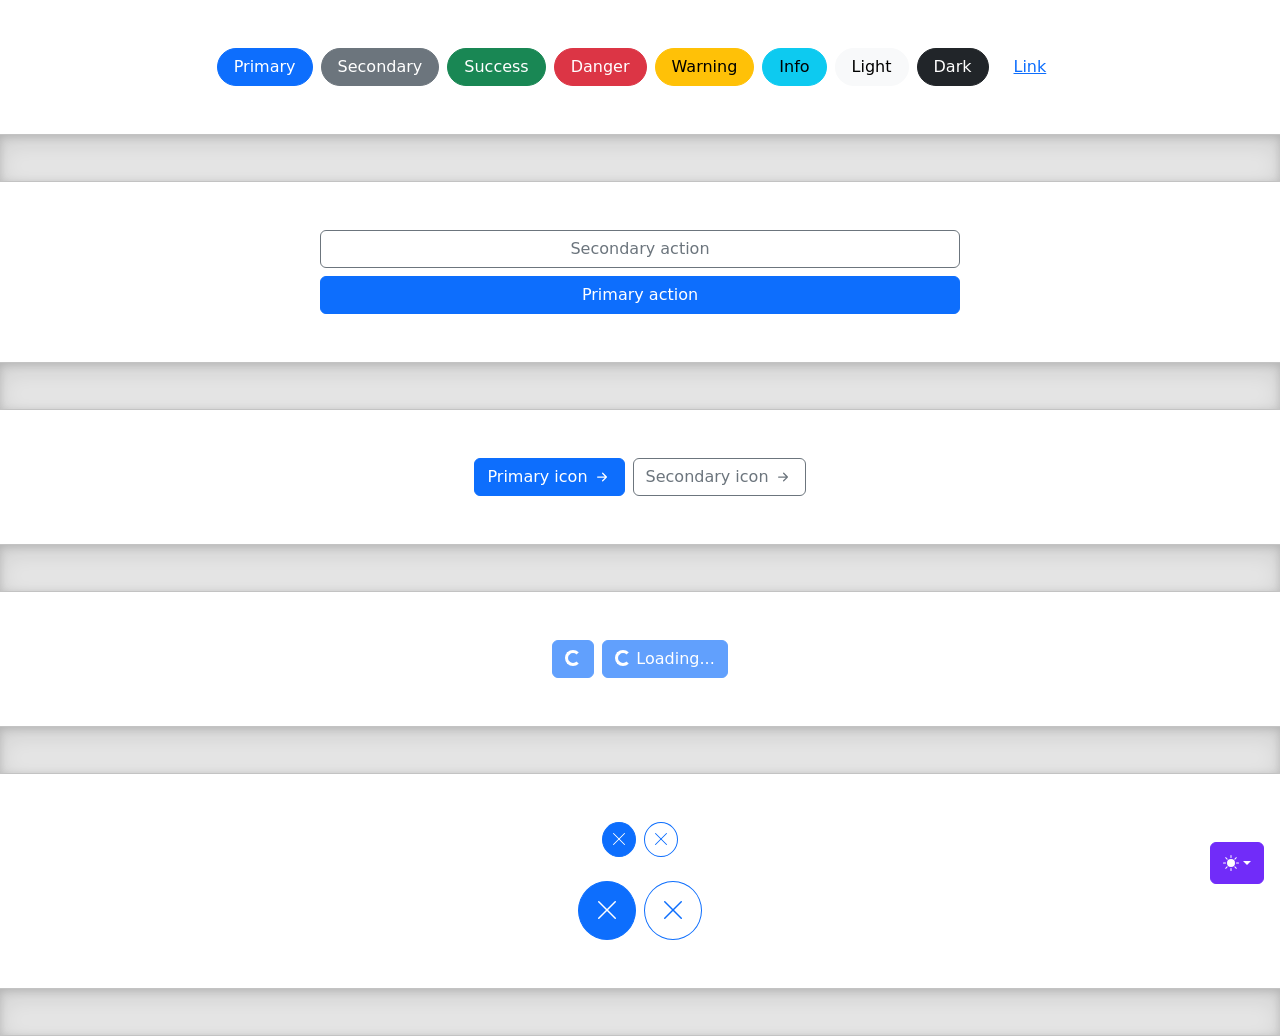
<file: bootstrap/examples/buttons/index.html>
<!doctype html>
<html lang="en" data-bs-theme="auto">
  <head>
    <meta charset="utf-8" />
    <meta name="viewport" content="width=device-width, initial-scale=1" />
    <meta name="description" content="" />
    <meta
      name="author"
      content="Mark Otto, Jacob Thornton, and Bootstrap contributors"
    />
    <meta name="generator" content="Astro v5.13.2" />
    <title>Buttons · Bootstrap v5.3</title>
    <link
      rel="canonical"
      href="https://getbootstrap.com/docs/5.3/examples/buttons/"
    />
    <script src="../assets/js/color-modes.js"></script>
    <link href="../assets/dist/css/bootstrap.min.css" rel="stylesheet" />
    <meta name="theme-color" content="#712cf9" />
    <style>
      .bd-placeholder-img {
        font-size: 1.125rem;
        text-anchor: middle;
        -webkit-user-select: none;
        -moz-user-select: none;
        user-select: none;
      }
      @media (min-width: 768px) {
        .bd-placeholder-img-lg {
          font-size: 3.5rem;
        }
      }
      .b-example-divider {
        width: 100%;
        height: 3rem;
        background-color: #0000001a;
        border: solid rgba(0, 0, 0, 0.15);
        border-width: 1px 0;
        box-shadow:
          inset 0 0.5em 1.5em #0000001a,
          inset 0 0.125em 0.5em #00000026;
      }
      .b-example-vr {
        flex-shrink: 0;
        width: 1.5rem;
        height: 100vh;
      }
      .bi {
        vertical-align: -0.125em;
        fill: currentColor;
      }
      .nav-scroller {
        position: relative;
        z-index: 2;
        height: 2.75rem;
        overflow-y: hidden;
      }
      .nav-scroller .nav {
        display: flex;
        flex-wrap: nowrap;
        padding-bottom: 1rem;
        margin-top: -1px;
        overflow-x: auto;
        text-align: center;
        white-space: nowrap;
        -webkit-overflow-scrolling: touch;
      }
      .btn-bd-primary {
        --bd-violet-bg: #712cf9;
        --bd-violet-rgb: 112.520718, 44.062154, 249.437846;
        --bs-btn-font-weight: 600;
        --bs-btn-color: var(--bs-white);
        --bs-btn-bg: var(--bd-violet-bg);
        --bs-btn-border-color: var(--bd-violet-bg);
        --bs-btn-hover-color: var(--bs-white);
        --bs-btn-hover-bg: #6528e0;
        --bs-btn-hover-border-color: #6528e0;
        --bs-btn-focus-shadow-rgb: var(--bd-violet-rgb);
        --bs-btn-active-color: var(--bs-btn-hover-color);
        --bs-btn-active-bg: #5a23c8;
        --bs-btn-active-border-color: #5a23c8;
      }
      .bd-mode-toggle {
        z-index: 1500;
      }
      .bd-mode-toggle .bi {
        width: 1em;
        height: 1em;
      }
      .bd-mode-toggle .dropdown-menu .active .bi {
        display: block !important;
      }
    </style>
  </head>
  <body>
    <svg xmlns="http://www.w3.org/2000/svg" class="d-none">
      <symbol id="check2" viewBox="0 0 16 16">
        <path
          d="M13.854 3.646a.5.5 0 0 1 0 .708l-7 7a.5.5 0 0 1-.708 0l-3.5-3.5a.5.5 0 1 1 .708-.708L6.5 10.293l6.646-6.647a.5.5 0 0 1 .708 0z"
        ></path>
      </symbol>
      <symbol id="circle-half" viewBox="0 0 16 16">
        <path
          d="M8 15A7 7 0 1 0 8 1v14zm0 1A8 8 0 1 1 8 0a8 8 0 0 1 0 16z"
        ></path>
      </symbol>
      <symbol id="moon-stars-fill" viewBox="0 0 16 16">
        <path
          d="M6 .278a.768.768 0 0 1 .08.858 7.208 7.208 0 0 0-.878 3.46c0 4.021 3.278 7.277 7.318 7.277.527 0 1.04-.055 1.533-.16a.787.787 0 0 1 .81.316.733.733 0 0 1-.031.893A8.349 8.349 0 0 1 8.344 16C3.734 16 0 12.286 0 7.71 0 4.266 2.114 1.312 5.124.06A.752.752 0 0 1 6 .278z"
        ></path>
        <path
          d="M10.794 3.148a.217.217 0 0 1 .412 0l.387 1.162c.173.518.579.924 1.097 1.097l1.162.387a.217.217 0 0 1 0 .412l-1.162.387a1.734 1.734 0 0 0-1.097 1.097l-.387 1.162a.217.217 0 0 1-.412 0l-.387-1.162A1.734 1.734 0 0 0 9.31 6.593l-1.162-.387a.217.217 0 0 1 0-.412l1.162-.387a1.734 1.734 0 0 0 1.097-1.097l.387-1.162zM13.863.099a.145.145 0 0 1 .274 0l.258.774c.115.346.386.617.732.732l.774.258a.145.145 0 0 1 0 .274l-.774.258a1.156 1.156 0 0 0-.732.732l-.258.774a.145.145 0 0 1-.274 0l-.258-.774a1.156 1.156 0 0 0-.732-.732l-.774-.258a.145.145 0 0 1 0-.274l.774-.258c.346-.115.617-.386.732-.732L13.863.1z"
        ></path>
      </symbol>
      <symbol id="sun-fill" viewBox="0 0 16 16">
        <path
          d="M8 12a4 4 0 1 0 0-8 4 4 0 0 0 0 8zM8 0a.5.5 0 0 1 .5.5v2a.5.5 0 0 1-1 0v-2A.5.5 0 0 1 8 0zm0 13a.5.5 0 0 1 .5.5v2a.5.5 0 0 1-1 0v-2A.5.5 0 0 1 8 13zm8-5a.5.5 0 0 1-.5.5h-2a.5.5 0 0 1 0-1h2a.5.5 0 0 1 .5.5zM3 8a.5.5 0 0 1-.5.5h-2a.5.5 0 0 1 0-1h2A.5.5 0 0 1 3 8zm10.657-5.657a.5.5 0 0 1 0 .707l-1.414 1.415a.5.5 0 1 1-.707-.708l1.414-1.414a.5.5 0 0 1 .707 0zm-9.193 9.193a.5.5 0 0 1 0 .707L3.05 13.657a.5.5 0 0 1-.707-.707l1.414-1.414a.5.5 0 0 1 .707 0zm9.193 2.121a.5.5 0 0 1-.707 0l-1.414-1.414a.5.5 0 0 1 .707-.707l1.414 1.414a.5.5 0 0 1 0 .707zM4.464 4.465a.5.5 0 0 1-.707 0L2.343 3.05a.5.5 0 1 1 .707-.707l1.414 1.414a.5.5 0 0 1 0 .708z"
        ></path>
      </symbol>
    </svg>
    <div
      class="dropdown position-fixed bottom-0 end-0 mb-3 me-3 bd-mode-toggle"
    >
      <button
        class="btn btn-bd-primary py-2 dropdown-toggle d-flex align-items-center"
        id="bd-theme"
        type="button"
        aria-expanded="false"
        data-bs-toggle="dropdown"
        aria-label="Toggle theme (auto)"
      >
        <svg class="bi my-1 theme-icon-active" aria-hidden="true">
          <use href="#circle-half"></use>
        </svg>
        <span class="visually-hidden" id="bd-theme-text">Toggle theme</span>
      </button>
      <ul
        class="dropdown-menu dropdown-menu-end shadow"
        aria-labelledby="bd-theme-text"
      >
        <li>
          <button
            type="button"
            class="dropdown-item d-flex align-items-center"
            data-bs-theme-value="light"
            aria-pressed="false"
          >
            <svg class="bi me-2 opacity-50" aria-hidden="true">
              <use href="#sun-fill"></use>
            </svg>
            Light
            <svg class="bi ms-auto d-none" aria-hidden="true">
              <use href="#check2"></use>
            </svg>
          </button>
        </li>
        <li>
          <button
            type="button"
            class="dropdown-item d-flex align-items-center"
            data-bs-theme-value="dark"
            aria-pressed="false"
          >
            <svg class="bi me-2 opacity-50" aria-hidden="true">
              <use href="#moon-stars-fill"></use>
            </svg>
            Dark
            <svg class="bi ms-auto d-none" aria-hidden="true">
              <use href="#check2"></use>
            </svg>
          </button>
        </li>
        <li>
          <button
            type="button"
            class="dropdown-item d-flex align-items-center active"
            data-bs-theme-value="auto"
            aria-pressed="true"
          >
            <svg class="bi me-2 opacity-50" aria-hidden="true">
              <use href="#circle-half"></use>
            </svg>
            Auto
            <svg class="bi ms-auto d-none" aria-hidden="true">
              <use href="#check2"></use>
            </svg>
          </button>
        </li>
      </ul>
    </div>
    <svg xmlns="http://www.w3.org/2000/svg" class="d-none">
      <symbol id="arrow-right-short" viewBox="0 0 16 16">
        <path
          fill-rule="evenodd"
          d="M4 8a.5.5 0 0 1 .5-.5h5.793L8.146 5.354a.5.5 0 1 1 .708-.708l3 3a.5.5 0 0 1 0 .708l-3 3a.5.5 0 0 1-.708-.708L10.293 8.5H4.5A.5.5 0 0 1 4 8z"
        ></path>
      </symbol>
      <symbol id="x-lg" viewBox="0 0 16 16">
        <path
          fill-rule="evenodd"
          d="M13.854 2.146a.5.5 0 0 1 0 .708l-11 11a.5.5 0 0 1-.708-.708l11-11a.5.5 0 0 1 .708 0Z"
        ></path>
        <path
          fill-rule="evenodd"
          d="M2.146 2.146a.5.5 0 0 0 0 .708l11 11a.5.5 0 0 0 .708-.708l-11-11a.5.5 0 0 0-.708 0Z"
        ></path>
      </symbol>
    </svg>
    <div class="d-flex gap-2 justify-content-center py-5">
      <button class="btn btn-primary rounded-pill px-3" type="button">
        Primary
      </button>
      <button class="btn btn-secondary rounded-pill px-3" type="button">
        Secondary
      </button>
      <button class="btn btn-success rounded-pill px-3" type="button">
        Success
      </button>
      <button class="btn btn-danger rounded-pill px-3" type="button">
        Danger
      </button>
      <button class="btn btn-warning rounded-pill px-3" type="button">
        Warning
      </button>
      <button class="btn btn-info rounded-pill px-3" type="button">Info</button>
      <button class="btn btn-light rounded-pill px-3" type="button">
        Light
      </button>
      <button class="btn btn-dark rounded-pill px-3" type="button">Dark</button>
      <button class="btn btn-link rounded-pill px-3" type="button">Link</button>
    </div>
    <div class="b-example-divider"></div>
    <div class="col-lg-6 col-xxl-4 my-5 mx-auto">
      <div class="d-grid gap-2">
        <button class="btn btn-outline-secondary" type="button">
          Secondary action
        </button>
        <button class="btn btn-primary" type="button">Primary action</button>
      </div>
    </div>
    <div class="b-example-divider"></div>
    <div class="d-flex gap-2 justify-content-center py-5">
      <button
        class="btn btn-primary d-inline-flex align-items-center"
        type="button"
      >
        Primary icon
        <svg class="bi ms-1" width="20" height="20" aria-hidden="true">
          <use xlink:href="#arrow-right-short"></use>
        </svg>
      </button>
      <button
        class="btn btn-outline-secondary d-inline-flex align-items-center"
        type="button"
      >
        Secondary icon
        <svg class="bi ms-1" width="20" height="20" aria-hidden="true">
          <use xlink:href="#arrow-right-short"></use>
        </svg>
      </button>
    </div>
    <div class="b-example-divider"></div>
    <div class="d-flex gap-2 justify-content-center py-5">
      <button class="btn btn-primary" type="button" disabled>
        <span
          class="spinner-border spinner-border-sm"
          aria-hidden="true"
        ></span>
        <span class="visually-hidden" role="status">Loading...</span>
      </button>
      <button class="btn btn-primary" type="button" disabled>
        <span
          class="spinner-border spinner-border-sm"
          aria-hidden="true"
        ></span>
        <span role="status">Loading...</span>
      </button>
    </div>
    <div class="b-example-divider"></div>
    <div class="d-flex gap-2 justify-content-center pt-5 pb-4">
      <button class="btn btn-primary rounded-circle p-2 lh-1" type="button">
        <svg class="bi" width="16" height="16" aria-hidden="true">
          <use xlink:href="#x-lg"></use>
        </svg>
        <span class="visually-hidden">Dismiss</span>
      </button>
      <button
        class="btn btn-outline-primary rounded-circle p-2 lh-1"
        type="button"
      >
        <svg class="bi" width="16" height="16" aria-hidden="true">
          <use xlink:href="#x-lg"></use>
        </svg>
        <span class="visually-hidden">Dismiss</span>
      </button>
    </div>
    <div class="d-flex gap-2 justify-content-center pb-5">
      <button class="btn btn-primary rounded-circle p-3 lh-1" type="button">
        <svg class="bi" width="24" height="24" aria-hidden="true">
          <use xlink:href="#x-lg"></use>
        </svg>
        <span class="visually-hidden">Dismiss</span>
      </button>
      <button
        class="btn btn-outline-primary rounded-circle p-3 lh-1"
        type="button"
      >
        <svg class="bi" width="24" height="24" aria-hidden="true">
          <use xlink:href="#x-lg"></use>
        </svg>
        <span class="visually-hidden">Dismiss</span>
      </button>
    </div>
    <div class="b-example-divider"></div>
    <script
      src="../assets/dist/js/bootstrap.bundle.min.js"
      class="astro-vvvwv3sm"
    ></script>
  </body>
</html>
</file>
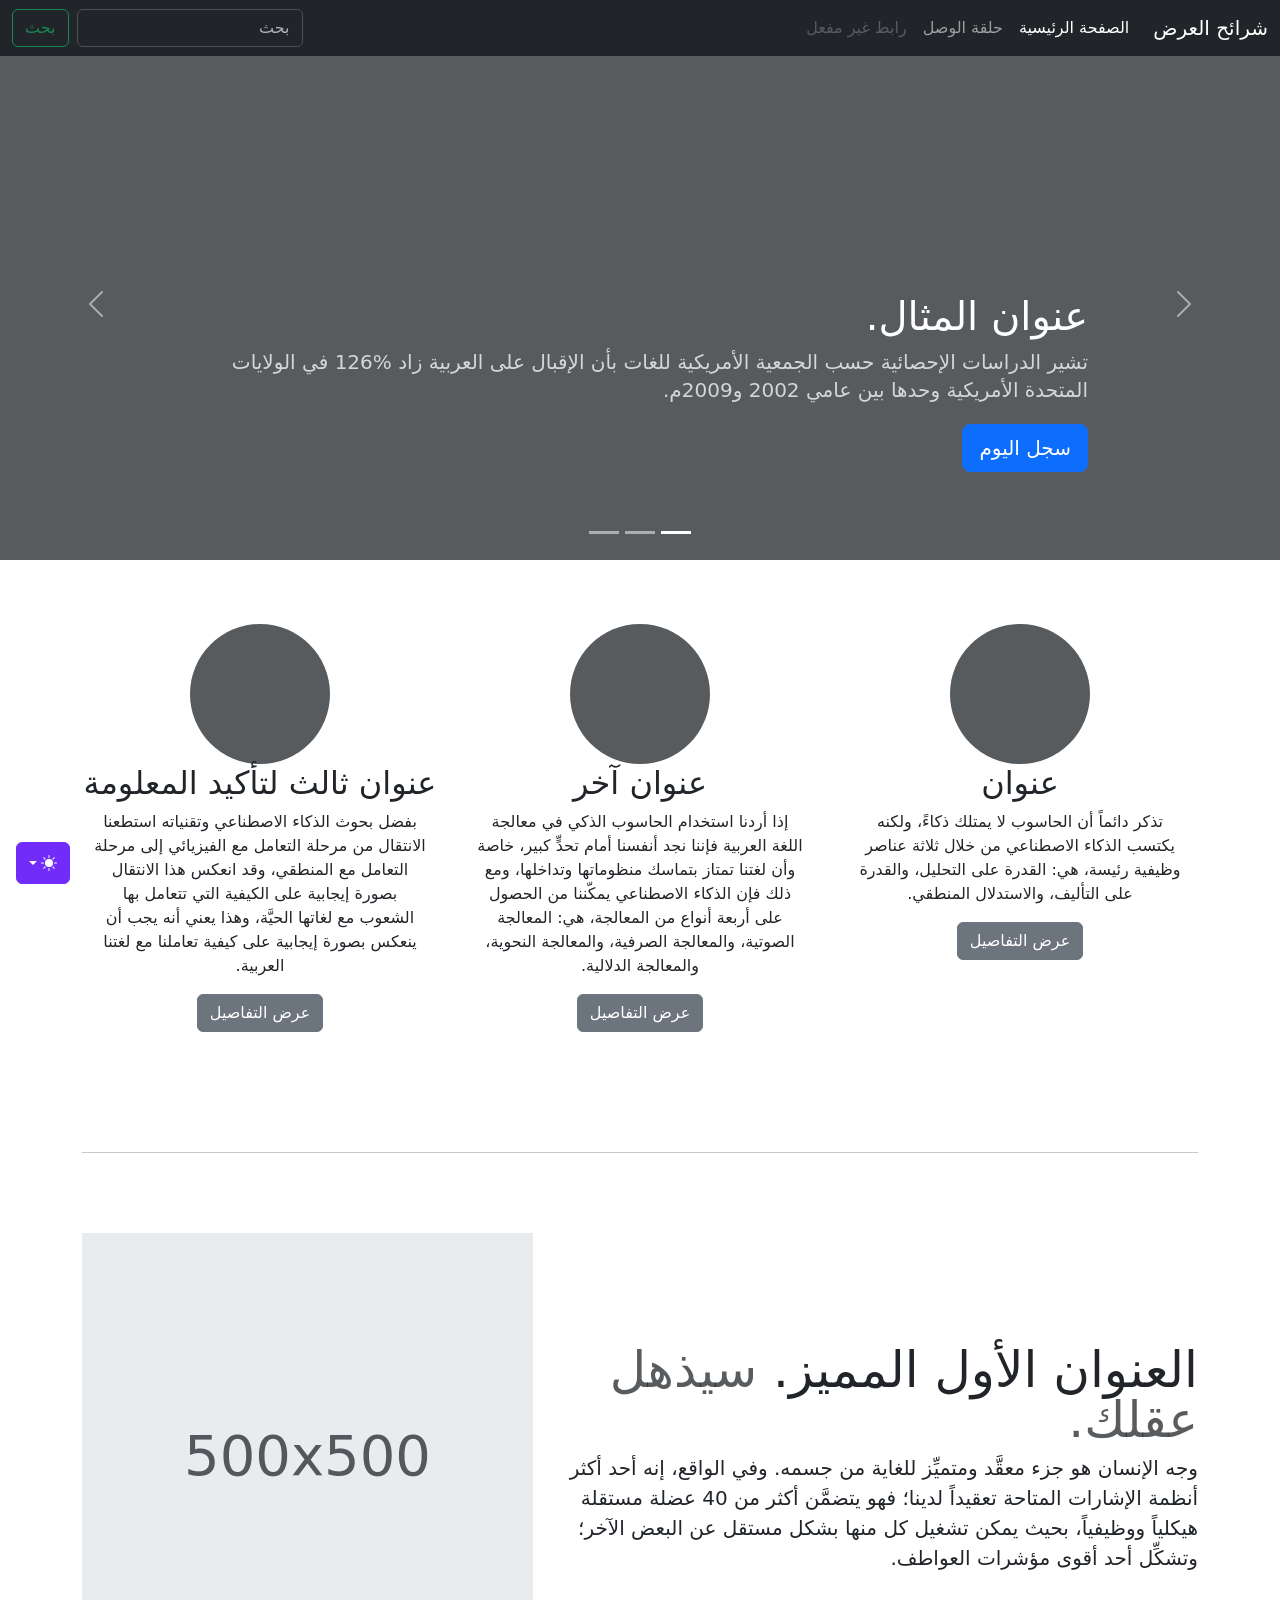
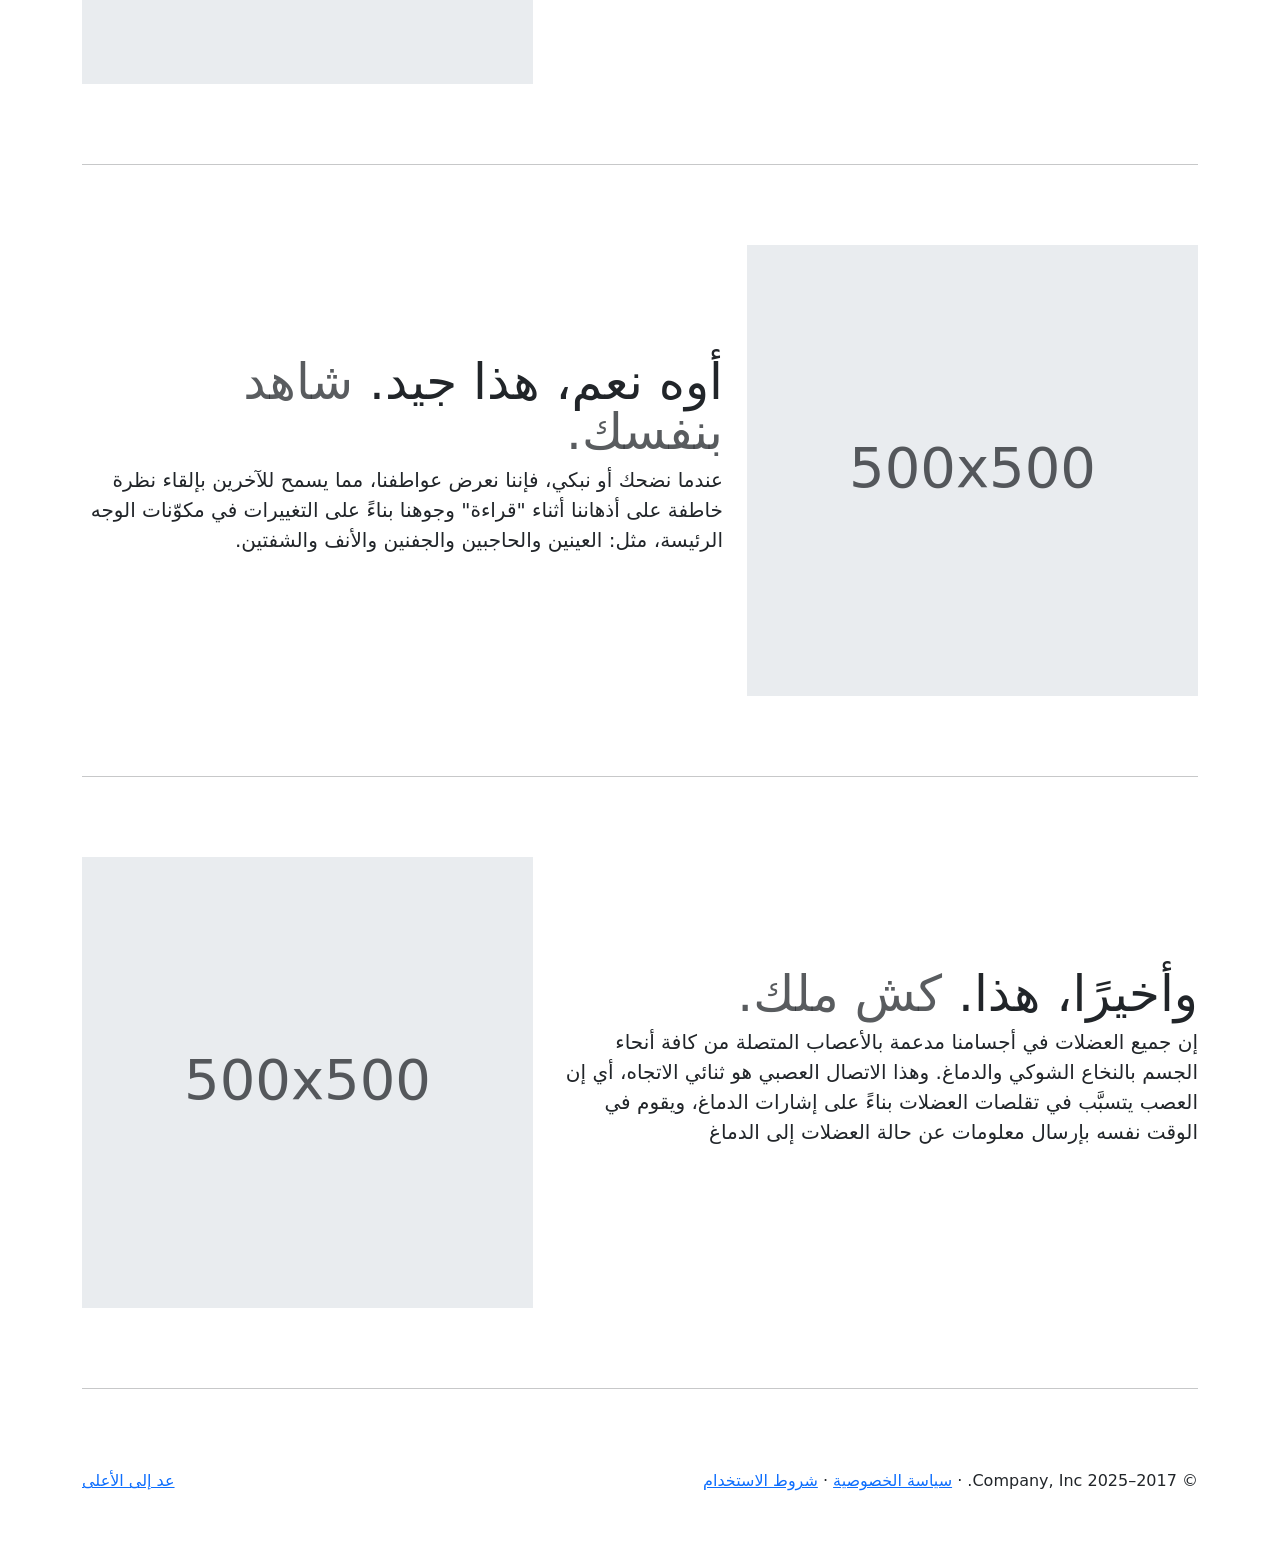
<file: bootstrap/examples/carousel-rtl/index.html>
<!doctype html>
<html lang="ar" dir="rtl" data-bs-theme="auto">
  <head>
    <meta charset="utf-8" />
    <meta name="viewport" content="width=device-width, initial-scale=1" />
    <meta name="description" content="" />
    <meta
      name="author"
      content="Mark Otto, Jacob Thornton, and Bootstrap contributors"
    />
    <meta name="generator" content="Astro v5.13.2" />
    <title>قالب شرائح العرض · Bootstrap v5.3</title>
    <link
      rel="canonical"
      href="https://getbootstrap.com/docs/5.3/examples/carousel-rtl/"
    />
    <script src="../assets/js/color-modes.js"></script>
    <link href="../assets/dist/css/bootstrap.rtl.min.css" rel="stylesheet" />
    <meta name="theme-color" content="#712cf9" />
    <link href="../carousel/carousel.rtl.css" rel="stylesheet" />
    <style>
      .bd-placeholder-img {
        font-size: 1.125rem;
        text-anchor: middle;
        -webkit-user-select: none;
        -moz-user-select: none;
        user-select: none;
      }
      @media (min-width: 768px) {
        .bd-placeholder-img-lg {
          font-size: 3.5rem;
        }
      }
      .b-example-divider {
        width: 100%;
        height: 3rem;
        background-color: #0000001a;
        border: solid rgba(0, 0, 0, 0.15);
        border-width: 1px 0;
        box-shadow:
          inset 0 0.5em 1.5em #0000001a,
          inset 0 0.125em 0.5em #00000026;
      }
      .b-example-vr {
        flex-shrink: 0;
        width: 1.5rem;
        height: 100vh;
      }
      .bi {
        vertical-align: -0.125em;
        fill: currentColor;
      }
      .nav-scroller {
        position: relative;
        z-index: 2;
        height: 2.75rem;
        overflow-y: hidden;
      }
      .nav-scroller .nav {
        display: flex;
        flex-wrap: nowrap;
        padding-bottom: 1rem;
        margin-top: -1px;
        overflow-x: auto;
        text-align: center;
        white-space: nowrap;
        -webkit-overflow-scrolling: touch;
      }
      .btn-bd-primary {
        --bd-violet-bg: #712cf9;
        --bd-violet-rgb: 112.520718, 44.062154, 249.437846;
        --bs-btn-font-weight: 600;
        --bs-btn-color: var(--bs-white);
        --bs-btn-bg: var(--bd-violet-bg);
        --bs-btn-border-color: var(--bd-violet-bg);
        --bs-btn-hover-color: var(--bs-white);
        --bs-btn-hover-bg: #6528e0;
        --bs-btn-hover-border-color: #6528e0;
        --bs-btn-focus-shadow-rgb: var(--bd-violet-rgb);
        --bs-btn-active-color: var(--bs-btn-hover-color);
        --bs-btn-active-bg: #5a23c8;
        --bs-btn-active-border-color: #5a23c8;
      }
      .bd-mode-toggle {
        z-index: 1500;
      }
      .bd-mode-toggle .bi {
        width: 1em;
        height: 1em;
      }
      .bd-mode-toggle .dropdown-menu .active .bi {
        display: block !important;
      }
    </style>
  </head>
  <body>
    <svg xmlns="http://www.w3.org/2000/svg" class="d-none">
      <symbol id="check2" viewBox="0 0 16 16">
        <path
          d="M13.854 3.646a.5.5 0 0 1 0 .708l-7 7a.5.5 0 0 1-.708 0l-3.5-3.5a.5.5 0 1 1 .708-.708L6.5 10.293l6.646-6.647a.5.5 0 0 1 .708 0z"
        ></path>
      </symbol>
      <symbol id="circle-half" viewBox="0 0 16 16">
        <path
          d="M8 15A7 7 0 1 0 8 1v14zm0 1A8 8 0 1 1 8 0a8 8 0 0 1 0 16z"
        ></path>
      </symbol>
      <symbol id="moon-stars-fill" viewBox="0 0 16 16">
        <path
          d="M6 .278a.768.768 0 0 1 .08.858 7.208 7.208 0 0 0-.878 3.46c0 4.021 3.278 7.277 7.318 7.277.527 0 1.04-.055 1.533-.16a.787.787 0 0 1 .81.316.733.733 0 0 1-.031.893A8.349 8.349 0 0 1 8.344 16C3.734 16 0 12.286 0 7.71 0 4.266 2.114 1.312 5.124.06A.752.752 0 0 1 6 .278z"
        ></path>
        <path
          d="M10.794 3.148a.217.217 0 0 1 .412 0l.387 1.162c.173.518.579.924 1.097 1.097l1.162.387a.217.217 0 0 1 0 .412l-1.162.387a1.734 1.734 0 0 0-1.097 1.097l-.387 1.162a.217.217 0 0 1-.412 0l-.387-1.162A1.734 1.734 0 0 0 9.31 6.593l-1.162-.387a.217.217 0 0 1 0-.412l1.162-.387a1.734 1.734 0 0 0 1.097-1.097l.387-1.162zM13.863.099a.145.145 0 0 1 .274 0l.258.774c.115.346.386.617.732.732l.774.258a.145.145 0 0 1 0 .274l-.774.258a1.156 1.156 0 0 0-.732.732l-.258.774a.145.145 0 0 1-.274 0l-.258-.774a1.156 1.156 0 0 0-.732-.732l-.774-.258a.145.145 0 0 1 0-.274l.774-.258c.346-.115.617-.386.732-.732L13.863.1z"
        ></path>
      </symbol>
      <symbol id="sun-fill" viewBox="0 0 16 16">
        <path
          d="M8 12a4 4 0 1 0 0-8 4 4 0 0 0 0 8zM8 0a.5.5 0 0 1 .5.5v2a.5.5 0 0 1-1 0v-2A.5.5 0 0 1 8 0zm0 13a.5.5 0 0 1 .5.5v2a.5.5 0 0 1-1 0v-2A.5.5 0 0 1 8 13zm8-5a.5.5 0 0 1-.5.5h-2a.5.5 0 0 1 0-1h2a.5.5 0 0 1 .5.5zM3 8a.5.5 0 0 1-.5.5h-2a.5.5 0 0 1 0-1h2A.5.5 0 0 1 3 8zm10.657-5.657a.5.5 0 0 1 0 .707l-1.414 1.415a.5.5 0 1 1-.707-.708l1.414-1.414a.5.5 0 0 1 .707 0zm-9.193 9.193a.5.5 0 0 1 0 .707L3.05 13.657a.5.5 0 0 1-.707-.707l1.414-1.414a.5.5 0 0 1 .707 0zm9.193 2.121a.5.5 0 0 1-.707 0l-1.414-1.414a.5.5 0 0 1 .707-.707l1.414 1.414a.5.5 0 0 1 0 .707zM4.464 4.465a.5.5 0 0 1-.707 0L2.343 3.05a.5.5 0 1 1 .707-.707l1.414 1.414a.5.5 0 0 1 0 .708z"
        ></path>
      </symbol>
    </svg>
    <div
      class="dropdown position-fixed bottom-0 end-0 mb-3 me-3 bd-mode-toggle"
    >
      <button
        class="btn btn-bd-primary py-2 dropdown-toggle d-flex align-items-center"
        id="bd-theme"
        type="button"
        aria-expanded="false"
        data-bs-toggle="dropdown"
        aria-label="Toggle theme (auto)"
      >
        <svg class="bi my-1 theme-icon-active" aria-hidden="true">
          <use href="#circle-half"></use>
        </svg>
        <span class="visually-hidden" id="bd-theme-text">Toggle theme</span>
      </button>
      <ul
        class="dropdown-menu dropdown-menu-end shadow"
        aria-labelledby="bd-theme-text"
      >
        <li>
          <button
            type="button"
            class="dropdown-item d-flex align-items-center"
            data-bs-theme-value="light"
            aria-pressed="false"
          >
            <svg class="bi me-2 opacity-50" aria-hidden="true">
              <use href="#sun-fill"></use>
            </svg>
            Light
            <svg class="bi ms-auto d-none" aria-hidden="true">
              <use href="#check2"></use>
            </svg>
          </button>
        </li>
        <li>
          <button
            type="button"
            class="dropdown-item d-flex align-items-center"
            data-bs-theme-value="dark"
            aria-pressed="false"
          >
            <svg class="bi me-2 opacity-50" aria-hidden="true">
              <use href="#moon-stars-fill"></use>
            </svg>
            Dark
            <svg class="bi ms-auto d-none" aria-hidden="true">
              <use href="#check2"></use>
            </svg>
          </button>
        </li>
        <li>
          <button
            type="button"
            class="dropdown-item d-flex align-items-center active"
            data-bs-theme-value="auto"
            aria-pressed="true"
          >
            <svg class="bi me-2 opacity-50" aria-hidden="true">
              <use href="#circle-half"></use>
            </svg>
            Auto
            <svg class="bi ms-auto d-none" aria-hidden="true">
              <use href="#check2"></use>
            </svg>
          </button>
        </li>
      </ul>
    </div>
    <header data-bs-theme="dark">
      <nav class="navbar navbar-expand-md navbar-dark fixed-top bg-dark">
        <div class="container-fluid">
          <a class="navbar-brand" href="#">شرائح العرض</a>
          <button
            class="navbar-toggler"
            type="button"
            data-bs-toggle="collapse"
            data-bs-target="#navbarCollapse"
            aria-controls="navbarCollapse"
            aria-expanded="false"
            aria-label="تبديل التنقل"
          >
            <span class="navbar-toggler-icon"></span>
          </button>
          <div class="collapse navbar-collapse" id="navbarCollapse">
            <ul class="navbar-nav me-auto mb-2 mb-md-0">
              <li class="nav-item">
                <a class="nav-link active" aria-current="page" href="#"
                  >الصفحة الرئيسية</a
                >
              </li>
              <li class="nav-item">
                <a class="nav-link" href="#">حلقة الوصل</a>
              </li>
              <li class="nav-item">
                <a class="nav-link disabled" aria-disabled="true"
                  >رابط غير مفعل</a
                >
              </li>
            </ul>
            <form class="d-flex" role="search">
              <input
                class="form-control me-2"
                type="search"
                placeholder="بحث"
                aria-label="بحث"
              />
              <button class="btn btn-outline-success" type="submit">بحث</button>
            </form>
          </div>
        </div>
      </nav>
    </header>
    <main>
      <div id="myCarousel" class="carousel slide mb-6" data-bs-ride="carousel">
        <div class="carousel-indicators">
          <button
            type="button"
            data-bs-target="#myCarousel"
            data-bs-slide-to="0"
            class="active"
            aria-current="true"
            aria-label="Slide 1"
          ></button>
          <button
            type="button"
            data-bs-target="#myCarousel"
            data-bs-slide-to="1"
            aria-label="Slide 2"
          ></button>
          <button
            type="button"
            data-bs-target="#myCarousel"
            data-bs-slide-to="2"
            aria-label="Slide 3"
          ></button>
        </div>
        <div class="carousel-inner">
          <div class="carousel-item active">
            <svg
              aria-hidden="true"
              class="bd-placeholder-img"
              height="100%"
              preserveAspectRatio="xMidYMid slice"
              width="100%"
              xmlns="http://www.w3.org/2000/svg"
            >
              <rect
                width="100%"
                height="100%"
                fill="var(--bs-secondary-color)"
              ></rect>
            </svg>
            <div class="container">
              <div class="carousel-caption text-start">
                <h1>عنوان المثال.</h1>
                <p class="opacity-75">
                  تشير الدراسات الإحصائية حسب الجمعية الأمريكية للغات بأن
                  الإقبال على العربية زاد %126 في الولايات المتحدة الأمريكية
                  وحدها بين عامي 2002 و2009م.
                </p>
                <p><a class="btn btn-lg btn-primary" href="#">سجل اليوم</a></p>
              </div>
            </div>
          </div>
          <div class="carousel-item">
            <svg
              aria-hidden="true"
              class="bd-placeholder-img"
              height="100%"
              preserveAspectRatio="xMidYMid slice"
              width="100%"
              xmlns="http://www.w3.org/2000/svg"
            >
              <rect
                width="100%"
                height="100%"
                fill="var(--bs-secondary-color)"
              ></rect>
            </svg>
            <div class="container">
              <div class="carousel-caption">
                <h1>عنوان مثال آخر.</h1>
                <p>
                  حسب المجلس الثقافي البريطاني فإن تعليم الإنجليزية داخل
                  بريطانيا يسهم في تعزيز اقتصادها بما يتجاوز ملياري جنيه سنوياً،
                  كما أنه وفر أكثر من 26 ألف وظيفة.
                </p>
                <p><a class="btn btn-lg btn-primary" href="#">أعرف أكثر</a></p>
              </div>
            </div>
          </div>
          <div class="carousel-item">
            <svg
              aria-hidden="true"
              class="bd-placeholder-img"
              height="100%"
              preserveAspectRatio="xMidYMid slice"
              width="100%"
              xmlns="http://www.w3.org/2000/svg"
            >
              <rect
                width="100%"
                height="100%"
                fill="var(--bs-secondary-color)"
              ></rect>
            </svg>
            <div class="container">
              <div class="carousel-caption text-end">
                <h1>واحد أكثر لقياس جيد.</h1>
                <p>
                  الإحصاءات لحجم الاستثمار اللغوي خارج بريطانيا تتفاوت من سنة
                  لأخرى إلا أن المدير التنفيذي للمجلس الثقافي البريطاني إدي
                  بايرز يرى أن استثمار تعليم الإنجليزية في الخارج لا يحسب على
                  المستوى المالي فحسب بل على المستوى السياسي أيضاً.
                </p>
                <p>
                  <a class="btn btn-lg btn-primary" href="#">تصفح المعرض</a>
                </p>
              </div>
            </div>
          </div>
        </div>
        <button
          class="carousel-control-prev"
          type="button"
          data-bs-target="#myCarousel"
          data-bs-slide="prev"
        >
          <span class="carousel-control-prev-icon" aria-hidden="true"></span>
          <span class="visually-hidden">السابق</span>
        </button>
        <button
          class="carousel-control-next"
          type="button"
          data-bs-target="#myCarousel"
          data-bs-slide="next"
        >
          <span class="carousel-control-next-icon" aria-hidden="true"></span>
          <span class="visually-hidden">التالي</span>
        </button>
      </div>
      <!-- Marketing messaging and featurettes
  ================================================== -->
      <!-- Wrap the rest of the page in another container to center all the content. -->
      <div class="container marketing">
        <!-- Three columns of text below the carousel -->
        <div class="row">
          <div class="col-lg-4">
            <svg
              aria-label="Placeholder"
              class="bd-placeholder-img rounded-circle"
              height="140"
              preserveAspectRatio="xMidYMid slice"
              role="img"
              width="140"
              xmlns="http://www.w3.org/2000/svg"
            >
              <title>Placeholder</title>
              <rect
                width="100%"
                height="100%"
                fill="var(--bs-secondary-color)"
              ></rect>
            </svg>
            <h2 class="fw-normal">عنوان</h2>
            <p>
              تذكر دائماً أن الحاسوب لا يمتلك ذكاءً، ولكنه يكتسب الذكاء
              الاصطناعي من خلال ثلاثة عناصر وظيفية رئيسة، هي: القدرة على
              التحليل، والقدرة على التأليف، والاستدلال المنطقي.
            </p>
            <p><a class="btn btn-secondary" href="#">عرض التفاصيل</a></p>
          </div>
          <!-- /.col-lg-4 -->
          <div class="col-lg-4">
            <svg
              aria-label="Placeholder"
              class="bd-placeholder-img rounded-circle"
              height="140"
              preserveAspectRatio="xMidYMid slice"
              role="img"
              width="140"
              xmlns="http://www.w3.org/2000/svg"
            >
              <title>Placeholder</title>
              <rect
                width="100%"
                height="100%"
                fill="var(--bs-secondary-color)"
              ></rect>
            </svg>
            <h2 class="fw-normal">عنوان آخر</h2>
            <p>
              إذا أردنا استخدام الحاسوب الذكي في معالجة اللغة العربية فإننا نجد
              أنفسنا أمام تحدٍّ كبير، خاصة وأن لغتنا تمتاز بتماسك منظوماتها
              وتداخلها، ومع ذلك فإن الذكاء الاصطناعي يمكّننا من الحصول على أربعة
              أنواع من المعالجة، هي: المعالجة الصوتية، والمعالجة الصرفية،
              والمعالجة النحوية، والمعالجة الدلالية.
            </p>
            <p><a class="btn btn-secondary" href="#">عرض التفاصيل</a></p>
          </div>
          <!-- /.col-lg-4 -->
          <div class="col-lg-4">
            <svg
              aria-label="Placeholder"
              class="bd-placeholder-img rounded-circle"
              height="140"
              preserveAspectRatio="xMidYMid slice"
              role="img"
              width="140"
              xmlns="http://www.w3.org/2000/svg"
            >
              <title>Placeholder</title>
              <rect
                width="100%"
                height="100%"
                fill="var(--bs-secondary-color)"
              ></rect>
            </svg>
            <h2 class="fw-normal">عنوان ثالث لتأكيد المعلومة</h2>
            <p>
              بفضل بحوث الذكاء الاصطناعي وتقنياته استطعنا الانتقال من مرحلة
              التعامل مع الفيزيائي إلى مرحلة التعامل مع المنطقي، وقد انعكس هذا
              الانتقال بصورة إيجابية على الكيفية التي تتعامل بها الشعوب مع
              لغاتها الحيَّة، وهذا يعني أنه يجب أن ينعكس بصورة إيجابية على كيفية
              تعاملنا مع لغتنا العربية.
            </p>
            <p><a class="btn btn-secondary" href="#">عرض التفاصيل</a></p>
          </div>
          <!-- /.col-lg-4 -->
        </div>
        <!-- /.row -->
        <!-- START THE FEATURETTES -->
        <hr class="featurette-divider" />
        <div class="row featurette">
          <div class="col-md-7">
            <h2 class="featurette-heading fw-normal lh-1">
              العنوان الأول المميز.
              <span class="text-body-secondary"> سيذهل عقلك. </span>
            </h2>
            <p class="lead">
              وجه الإنسان هو جزء معقَّد ومتميِّز للغاية من جسمه. وفي الواقع، إنه
              أحد أكثر أنظمة الإشارات المتاحة تعقيداً لدينا؛ فهو يتضمَّن أكثر من
              40 عضلة مستقلة هيكلياً ووظيفياً، بحيث يمكن تشغيل كل منها بشكل
              مستقل عن البعض الآخر؛ وتشكِّل أحد أقوى مؤشرات العواطف.
            </p>
          </div>
          <div class="col-md-5">
            <svg
              aria-label="Placeholder: 500x500"
              class="bd-placeholder-img bd-placeholder-img-lg featurette-image img-fluid mx-auto"
              height="500"
              preserveAspectRatio="xMidYMid slice"
              role="img"
              width="500"
              xmlns="http://www.w3.org/2000/svg"
            >
              <title>Placeholder</title>
              <rect
                width="100%"
                height="100%"
                fill="var(--bs-secondary-bg)"
              ></rect>
              <text x="50%" y="50%" fill="var(--bs-secondary-color)" dy=".3em">
                500x500
              </text>
            </svg>
          </div>
        </div>
        <hr class="featurette-divider" />
        <div class="row featurette">
          <div class="col-md-7 order-md-2">
            <h2 class="featurette-heading fw-normal lh-1">
              أوه نعم، هذا جيد.
              <span class="text-body-secondary"> شاهد بنفسك. </span>
            </h2>
            <p class="lead">
              عندما نضحك أو نبكي، فإننا نعرض عواطفنا، مما يسمح للآخرين بإلقاء
              نظرة خاطفة على أذهاننا أثناء "قراءة" وجوهنا بناءً على التغييرات في
              مكوّنات الوجه الرئيسة، مثل: العينين والحاجبين والجفنين والأنف
              والشفتين.
            </p>
          </div>
          <div class="col-md-5 order-md-1">
            <svg
              aria-label="Placeholder: 500x500"
              class="bd-placeholder-img bd-placeholder-img-lg featurette-image img-fluid mx-auto"
              height="500"
              preserveAspectRatio="xMidYMid slice"
              role="img"
              width="500"
              xmlns="http://www.w3.org/2000/svg"
            >
              <title>Placeholder</title>
              <rect
                width="100%"
                height="100%"
                fill="var(--bs-secondary-bg)"
              ></rect>
              <text x="50%" y="50%" fill="var(--bs-secondary-color)" dy=".3em">
                500x500
              </text>
            </svg>
          </div>
        </div>
        <hr class="featurette-divider" />
        <div class="row featurette">
          <div class="col-md-7">
            <h2 class="featurette-heading fw-normal lh-1">
              وأخيرًا، هذا. <span class="text-body-secondary"> كش ملك. </span>
            </h2>
            <p class="lead">
              إن جميع العضلات في أجسامنا مدعمة بالأعصاب المتصلة من كافة أنحاء
              الجسم بالنخاع الشوكي والدماغ. وهذا الاتصال العصبي هو ثنائي
              الاتجاه، أي إن العصب يتسبَّب في تقلصات العضلات بناءً على إشارات
              الدماغ، ويقوم في الوقت نفسه بإرسال معلومات عن حالة العضلات إلى
              الدماغ
            </p>
          </div>
          <div class="col-md-5">
            <svg
              aria-label="Placeholder: 500x500"
              class="bd-placeholder-img bd-placeholder-img-lg featurette-image img-fluid mx-auto"
              height="500"
              preserveAspectRatio="xMidYMid slice"
              role="img"
              width="500"
              xmlns="http://www.w3.org/2000/svg"
            >
              <title>Placeholder</title>
              <rect
                width="100%"
                height="100%"
                fill="var(--bs-secondary-bg)"
              ></rect>
              <text x="50%" y="50%" fill="var(--bs-secondary-color)" dy=".3em">
                500x500
              </text>
            </svg>
          </div>
        </div>
        <hr class="featurette-divider" />
        <!-- /END THE FEATURETTES -->
      </div>
      <!-- /.container -->
      <!-- FOOTER -->
      <footer class="container">
        <p class="float-end"><a href="#">عد إلى الأعلى</a></p>
        <p>
          &copy; 2017–2025 Company, Inc. &middot;
          <a href="#">سياسة الخصوصية</a> &middot; <a href="#">شروط الاستخدام</a>
        </p>
      </footer>
    </main>
    <script
      src="../assets/dist/js/bootstrap.bundle.min.js"
      class="astro-vvvwv3sm"
    ></script>
  </body>
</html>
</file>
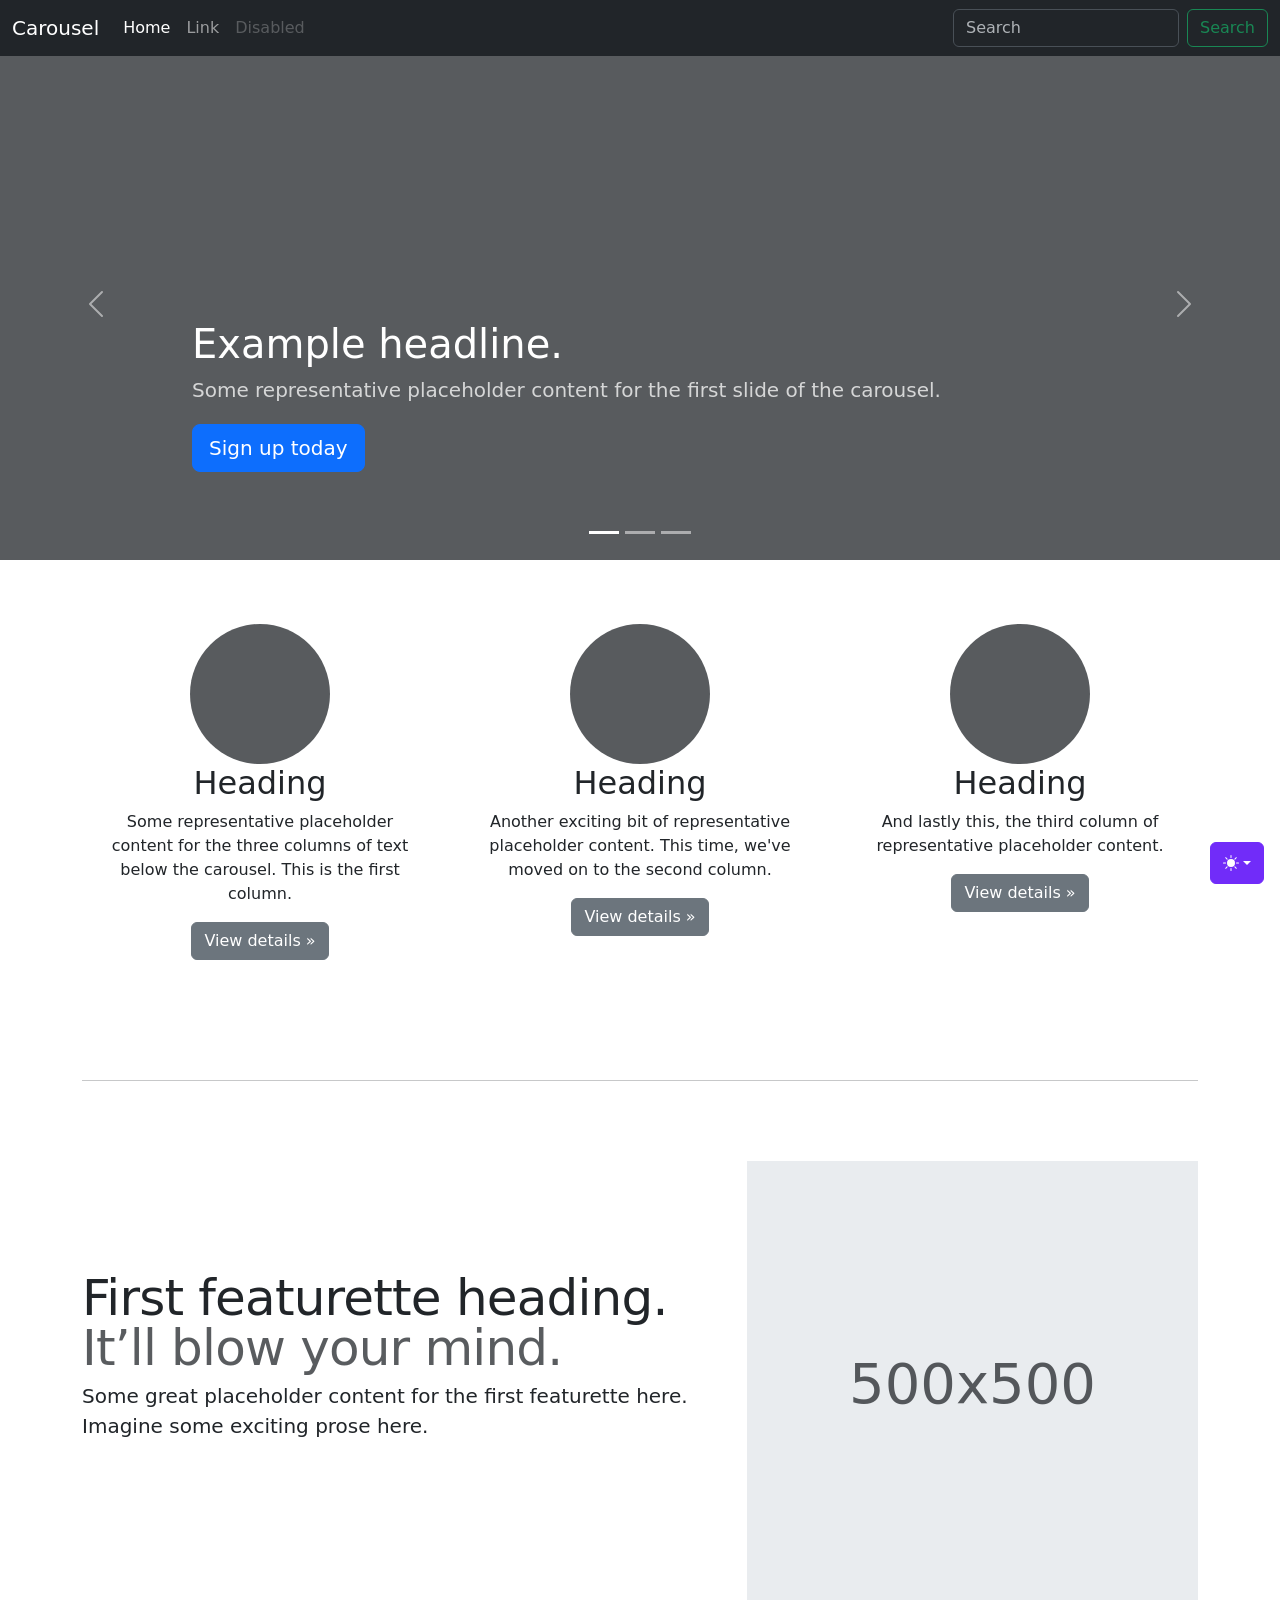
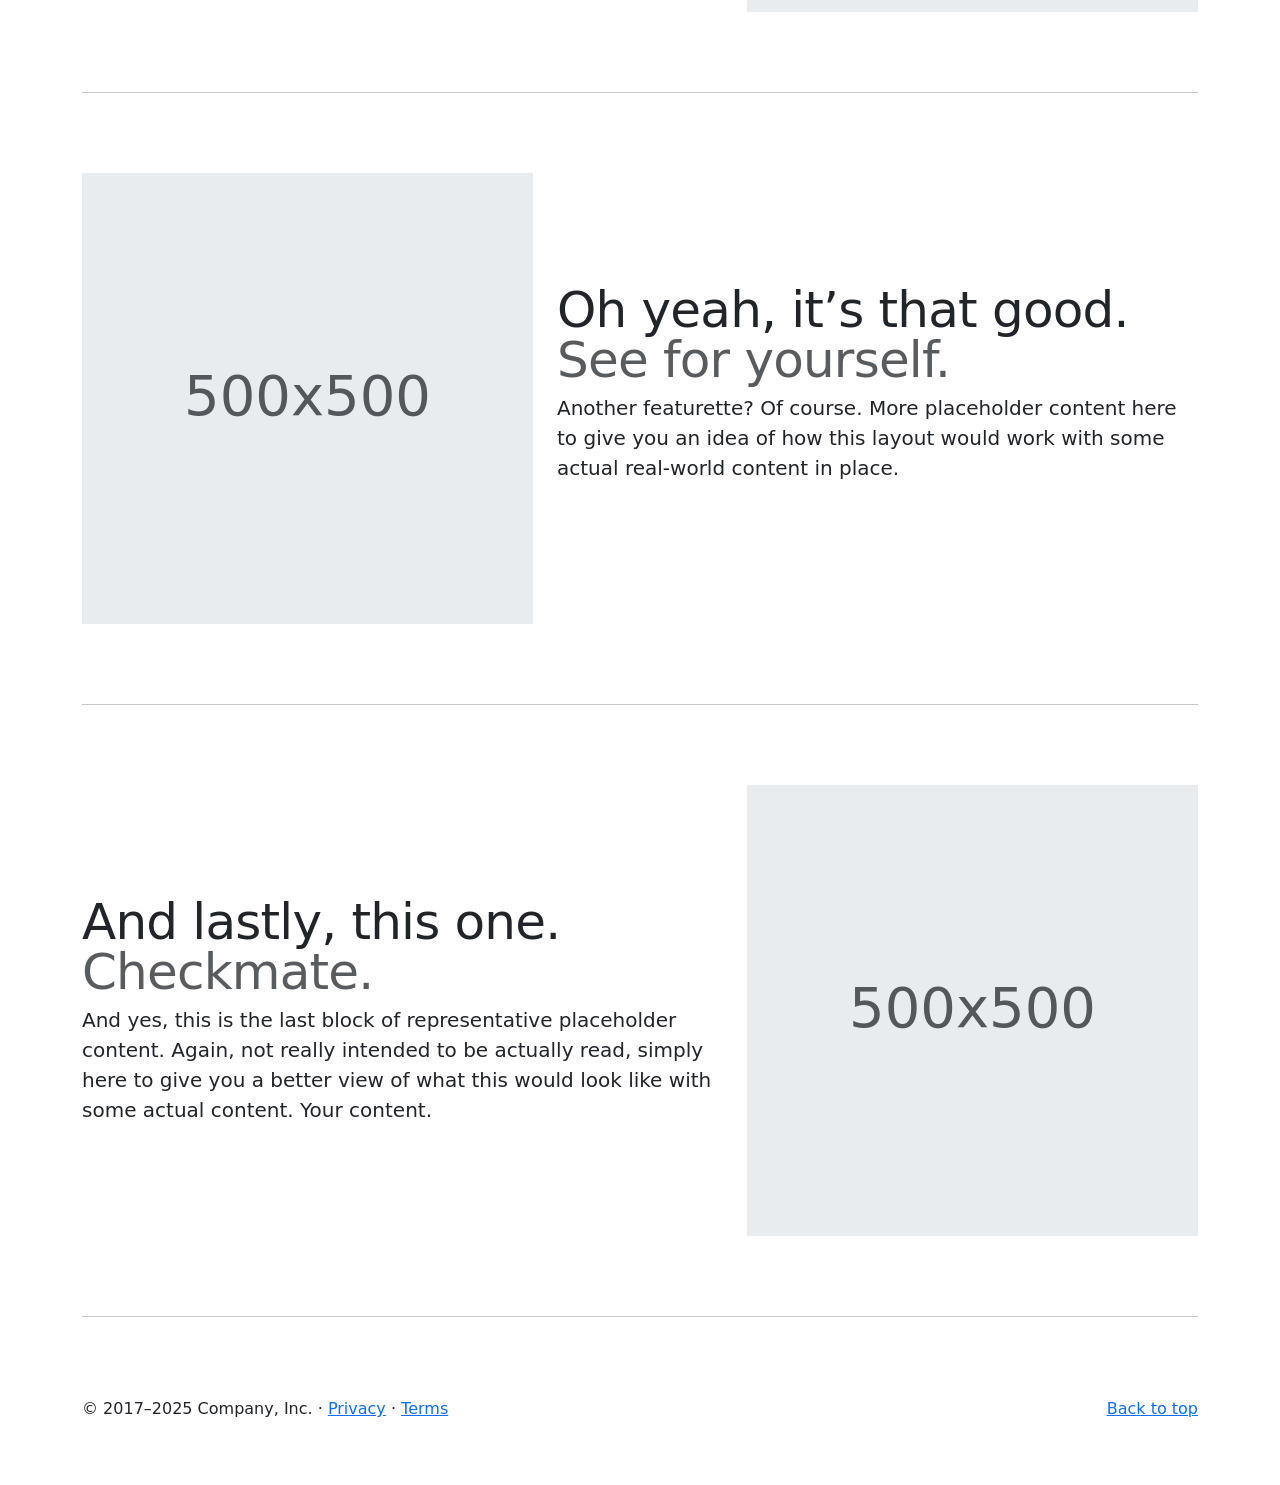
<file: bootstrap/examples/carousel/index.html>
<!doctype html>
<html lang="en" data-bs-theme="auto">
  <head>
    <meta charset="utf-8" />
    <meta name="viewport" content="width=device-width, initial-scale=1" />
    <meta name="description" content="" />
    <meta
      name="author"
      content="Mark Otto, Jacob Thornton, and Bootstrap contributors"
    />
    <meta name="generator" content="Astro v5.13.2" />
    <title>Carousel Template · Bootstrap v5.3</title>
    <link
      rel="canonical"
      href="https://getbootstrap.com/docs/5.3/examples/carousel/"
    />
    <script src="../assets/js/color-modes.js"></script>
    <link href="../assets/dist/css/bootstrap.min.css" rel="stylesheet" />
    <meta name="theme-color" content="#712cf9" />
    <link href="carousel.css" rel="stylesheet" />
    <style>
      .bd-placeholder-img {
        font-size: 1.125rem;
        text-anchor: middle;
        -webkit-user-select: none;
        -moz-user-select: none;
        user-select: none;
      }
      @media (min-width: 768px) {
        .bd-placeholder-img-lg {
          font-size: 3.5rem;
        }
      }
      .b-example-divider {
        width: 100%;
        height: 3rem;
        background-color: #0000001a;
        border: solid rgba(0, 0, 0, 0.15);
        border-width: 1px 0;
        box-shadow:
          inset 0 0.5em 1.5em #0000001a,
          inset 0 0.125em 0.5em #00000026;
      }
      .b-example-vr {
        flex-shrink: 0;
        width: 1.5rem;
        height: 100vh;
      }
      .bi {
        vertical-align: -0.125em;
        fill: currentColor;
      }
      .nav-scroller {
        position: relative;
        z-index: 2;
        height: 2.75rem;
        overflow-y: hidden;
      }
      .nav-scroller .nav {
        display: flex;
        flex-wrap: nowrap;
        padding-bottom: 1rem;
        margin-top: -1px;
        overflow-x: auto;
        text-align: center;
        white-space: nowrap;
        -webkit-overflow-scrolling: touch;
      }
      .btn-bd-primary {
        --bd-violet-bg: #712cf9;
        --bd-violet-rgb: 112.520718, 44.062154, 249.437846;
        --bs-btn-font-weight: 600;
        --bs-btn-color: var(--bs-white);
        --bs-btn-bg: var(--bd-violet-bg);
        --bs-btn-border-color: var(--bd-violet-bg);
        --bs-btn-hover-color: var(--bs-white);
        --bs-btn-hover-bg: #6528e0;
        --bs-btn-hover-border-color: #6528e0;
        --bs-btn-focus-shadow-rgb: var(--bd-violet-rgb);
        --bs-btn-active-color: var(--bs-btn-hover-color);
        --bs-btn-active-bg: #5a23c8;
        --bs-btn-active-border-color: #5a23c8;
      }
      .bd-mode-toggle {
        z-index: 1500;
      }
      .bd-mode-toggle .bi {
        width: 1em;
        height: 1em;
      }
      .bd-mode-toggle .dropdown-menu .active .bi {
        display: block !important;
      }
    </style>
  </head>
  <body>
    <svg xmlns="http://www.w3.org/2000/svg" class="d-none">
      <symbol id="check2" viewBox="0 0 16 16">
        <path
          d="M13.854 3.646a.5.5 0 0 1 0 .708l-7 7a.5.5 0 0 1-.708 0l-3.5-3.5a.5.5 0 1 1 .708-.708L6.5 10.293l6.646-6.647a.5.5 0 0 1 .708 0z"
        ></path>
      </symbol>
      <symbol id="circle-half" viewBox="0 0 16 16">
        <path
          d="M8 15A7 7 0 1 0 8 1v14zm0 1A8 8 0 1 1 8 0a8 8 0 0 1 0 16z"
        ></path>
      </symbol>
      <symbol id="moon-stars-fill" viewBox="0 0 16 16">
        <path
          d="M6 .278a.768.768 0 0 1 .08.858 7.208 7.208 0 0 0-.878 3.46c0 4.021 3.278 7.277 7.318 7.277.527 0 1.04-.055 1.533-.16a.787.787 0 0 1 .81.316.733.733 0 0 1-.031.893A8.349 8.349 0 0 1 8.344 16C3.734 16 0 12.286 0 7.71 0 4.266 2.114 1.312 5.124.06A.752.752 0 0 1 6 .278z"
        ></path>
        <path
          d="M10.794 3.148a.217.217 0 0 1 .412 0l.387 1.162c.173.518.579.924 1.097 1.097l1.162.387a.217.217 0 0 1 0 .412l-1.162.387a1.734 1.734 0 0 0-1.097 1.097l-.387 1.162a.217.217 0 0 1-.412 0l-.387-1.162A1.734 1.734 0 0 0 9.31 6.593l-1.162-.387a.217.217 0 0 1 0-.412l1.162-.387a1.734 1.734 0 0 0 1.097-1.097l.387-1.162zM13.863.099a.145.145 0 0 1 .274 0l.258.774c.115.346.386.617.732.732l.774.258a.145.145 0 0 1 0 .274l-.774.258a1.156 1.156 0 0 0-.732.732l-.258.774a.145.145 0 0 1-.274 0l-.258-.774a1.156 1.156 0 0 0-.732-.732l-.774-.258a.145.145 0 0 1 0-.274l.774-.258c.346-.115.617-.386.732-.732L13.863.1z"
        ></path>
      </symbol>
      <symbol id="sun-fill" viewBox="0 0 16 16">
        <path
          d="M8 12a4 4 0 1 0 0-8 4 4 0 0 0 0 8zM8 0a.5.5 0 0 1 .5.5v2a.5.5 0 0 1-1 0v-2A.5.5 0 0 1 8 0zm0 13a.5.5 0 0 1 .5.5v2a.5.5 0 0 1-1 0v-2A.5.5 0 0 1 8 13zm8-5a.5.5 0 0 1-.5.5h-2a.5.5 0 0 1 0-1h2a.5.5 0 0 1 .5.5zM3 8a.5.5 0 0 1-.5.5h-2a.5.5 0 0 1 0-1h2A.5.5 0 0 1 3 8zm10.657-5.657a.5.5 0 0 1 0 .707l-1.414 1.415a.5.5 0 1 1-.707-.708l1.414-1.414a.5.5 0 0 1 .707 0zm-9.193 9.193a.5.5 0 0 1 0 .707L3.05 13.657a.5.5 0 0 1-.707-.707l1.414-1.414a.5.5 0 0 1 .707 0zm9.193 2.121a.5.5 0 0 1-.707 0l-1.414-1.414a.5.5 0 0 1 .707-.707l1.414 1.414a.5.5 0 0 1 0 .707zM4.464 4.465a.5.5 0 0 1-.707 0L2.343 3.05a.5.5 0 1 1 .707-.707l1.414 1.414a.5.5 0 0 1 0 .708z"
        ></path>
      </symbol>
    </svg>
    <div
      class="dropdown position-fixed bottom-0 end-0 mb-3 me-3 bd-mode-toggle"
    >
      <button
        class="btn btn-bd-primary py-2 dropdown-toggle d-flex align-items-center"
        id="bd-theme"
        type="button"
        aria-expanded="false"
        data-bs-toggle="dropdown"
        aria-label="Toggle theme (auto)"
      >
        <svg class="bi my-1 theme-icon-active" aria-hidden="true">
          <use href="#circle-half"></use>
        </svg>
        <span class="visually-hidden" id="bd-theme-text">Toggle theme</span>
      </button>
      <ul
        class="dropdown-menu dropdown-menu-end shadow"
        aria-labelledby="bd-theme-text"
      >
        <li>
          <button
            type="button"
            class="dropdown-item d-flex align-items-center"
            data-bs-theme-value="light"
            aria-pressed="false"
          >
            <svg class="bi me-2 opacity-50" aria-hidden="true">
              <use href="#sun-fill"></use>
            </svg>
            Light
            <svg class="bi ms-auto d-none" aria-hidden="true">
              <use href="#check2"></use>
            </svg>
          </button>
        </li>
        <li>
          <button
            type="button"
            class="dropdown-item d-flex align-items-center"
            data-bs-theme-value="dark"
            aria-pressed="false"
          >
            <svg class="bi me-2 opacity-50" aria-hidden="true">
              <use href="#moon-stars-fill"></use>
            </svg>
            Dark
            <svg class="bi ms-auto d-none" aria-hidden="true">
              <use href="#check2"></use>
            </svg>
          </button>
        </li>
        <li>
          <button
            type="button"
            class="dropdown-item d-flex align-items-center active"
            data-bs-theme-value="auto"
            aria-pressed="true"
          >
            <svg class="bi me-2 opacity-50" aria-hidden="true">
              <use href="#circle-half"></use>
            </svg>
            Auto
            <svg class="bi ms-auto d-none" aria-hidden="true">
              <use href="#check2"></use>
            </svg>
          </button>
        </li>
      </ul>
    </div>
    <header data-bs-theme="dark">
      <nav class="navbar navbar-expand-md navbar-dark fixed-top bg-dark">
        <div class="container-fluid">
          <a class="navbar-brand" href="#">Carousel</a>
          <button
            class="navbar-toggler"
            type="button"
            data-bs-toggle="collapse"
            data-bs-target="#navbarCollapse"
            aria-controls="navbarCollapse"
            aria-expanded="false"
            aria-label="Toggle navigation"
          >
            <span class="navbar-toggler-icon"></span>
          </button>
          <div class="collapse navbar-collapse" id="navbarCollapse">
            <ul class="navbar-nav me-auto mb-2 mb-md-0">
              <li class="nav-item">
                <a class="nav-link active" aria-current="page" href="#">Home</a>
              </li>
              <li class="nav-item"><a class="nav-link" href="#">Link</a></li>
              <li class="nav-item">
                <a class="nav-link disabled" aria-disabled="true">Disabled</a>
              </li>
            </ul>
            <form class="d-flex" role="search">
              <input
                class="form-control me-2"
                type="search"
                placeholder="Search"
                aria-label="Search"
              />
              <button class="btn btn-outline-success" type="submit">
                Search
              </button>
            </form>
          </div>
        </div>
      </nav>
    </header>
    <main>
      <div id="myCarousel" class="carousel slide mb-6" data-bs-ride="carousel">
        <div class="carousel-indicators">
          <button
            type="button"
            data-bs-target="#myCarousel"
            data-bs-slide-to="0"
            class="active"
            aria-current="true"
            aria-label="Slide 1"
          ></button>
          <button
            type="button"
            data-bs-target="#myCarousel"
            data-bs-slide-to="1"
            aria-label="Slide 2"
          ></button>
          <button
            type="button"
            data-bs-target="#myCarousel"
            data-bs-slide-to="2"
            aria-label="Slide 3"
          ></button>
        </div>
        <div class="carousel-inner">
          <div class="carousel-item active">
            <svg
              aria-hidden="true"
              class="bd-placeholder-img"
              height="100%"
              preserveAspectRatio="xMidYMid slice"
              width="100%"
              xmlns="http://www.w3.org/2000/svg"
            >
              <rect
                width="100%"
                height="100%"
                fill="var(--bs-secondary-color)"
              ></rect>
            </svg>
            <div class="container">
              <div class="carousel-caption text-start">
                <h1>Example headline.</h1>
                <p class="opacity-75">
                  Some representative placeholder content for the first slide of
                  the carousel.
                </p>
                <p>
                  <a class="btn btn-lg btn-primary" href="#">Sign up today</a>
                </p>
              </div>
            </div>
          </div>
          <div class="carousel-item">
            <svg
              aria-hidden="true"
              class="bd-placeholder-img"
              height="100%"
              preserveAspectRatio="xMidYMid slice"
              width="100%"
              xmlns="http://www.w3.org/2000/svg"
            >
              <rect
                width="100%"
                height="100%"
                fill="var(--bs-secondary-color)"
              ></rect>
            </svg>
            <div class="container">
              <div class="carousel-caption">
                <h1>Another example headline.</h1>
                <p>
                  Some representative placeholder content for the second slide
                  of the carousel.
                </p>
                <p><a class="btn btn-lg btn-primary" href="#">Learn more</a></p>
              </div>
            </div>
          </div>
          <div class="carousel-item">
            <svg
              aria-hidden="true"
              class="bd-placeholder-img"
              height="100%"
              preserveAspectRatio="xMidYMid slice"
              width="100%"
              xmlns="http://www.w3.org/2000/svg"
            >
              <rect
                width="100%"
                height="100%"
                fill="var(--bs-secondary-color)"
              ></rect>
            </svg>
            <div class="container">
              <div class="carousel-caption text-end">
                <h1>One more for good measure.</h1>
                <p>
                  Some representative placeholder content for the third slide of
                  this carousel.
                </p>
                <p>
                  <a class="btn btn-lg btn-primary" href="#">Browse gallery</a>
                </p>
              </div>
            </div>
          </div>
        </div>
        <button
          class="carousel-control-prev"
          type="button"
          data-bs-target="#myCarousel"
          data-bs-slide="prev"
        >
          <span class="carousel-control-prev-icon" aria-hidden="true"></span>
          <span class="visually-hidden">Previous</span>
        </button>
        <button
          class="carousel-control-next"
          type="button"
          data-bs-target="#myCarousel"
          data-bs-slide="next"
        >
          <span class="carousel-control-next-icon" aria-hidden="true"></span>
          <span class="visually-hidden">Next</span>
        </button>
      </div>
      <!-- Marketing messaging and featurettes
  ================================================== -->
      <!-- Wrap the rest of the page in another container to center all the content. -->
      <div class="container marketing">
        <!-- Three columns of text below the carousel -->
        <div class="row">
          <div class="col-lg-4">
            <svg
              aria-label="Placeholder"
              class="bd-placeholder-img rounded-circle"
              height="140"
              preserveAspectRatio="xMidYMid slice"
              role="img"
              width="140"
              xmlns="http://www.w3.org/2000/svg"
            >
              <title>Placeholder</title>
              <rect
                width="100%"
                height="100%"
                fill="var(--bs-secondary-color)"
              ></rect>
            </svg>
            <h2 class="fw-normal">Heading</h2>
            <p>
              Some representative placeholder content for the three columns of
              text below the carousel. This is the first column.
            </p>
            <p>
              <a class="btn btn-secondary" href="#">View details &raquo;</a>
            </p>
          </div>
          <!-- /.col-lg-4 -->
          <div class="col-lg-4">
            <svg
              aria-label="Placeholder"
              class="bd-placeholder-img rounded-circle"
              height="140"
              preserveAspectRatio="xMidYMid slice"
              role="img"
              width="140"
              xmlns="http://www.w3.org/2000/svg"
            >
              <title>Placeholder</title>
              <rect
                width="100%"
                height="100%"
                fill="var(--bs-secondary-color)"
              ></rect>
            </svg>
            <h2 class="fw-normal">Heading</h2>
            <p>
              Another exciting bit of representative placeholder content. This
              time, we've moved on to the second column.
            </p>
            <p>
              <a class="btn btn-secondary" href="#">View details &raquo;</a>
            </p>
          </div>
          <!-- /.col-lg-4 -->
          <div class="col-lg-4">
            <svg
              aria-label="Placeholder"
              class="bd-placeholder-img rounded-circle"
              height="140"
              preserveAspectRatio="xMidYMid slice"
              role="img"
              width="140"
              xmlns="http://www.w3.org/2000/svg"
            >
              <title>Placeholder</title>
              <rect
                width="100%"
                height="100%"
                fill="var(--bs-secondary-color)"
              ></rect>
            </svg>
            <h2 class="fw-normal">Heading</h2>
            <p>
              And lastly this, the third column of representative placeholder
              content.
            </p>
            <p>
              <a class="btn btn-secondary" href="#">View details &raquo;</a>
            </p>
          </div>
          <!-- /.col-lg-4 -->
        </div>
        <!-- /.row -->
        <!-- START THE FEATURETTES -->
        <hr class="featurette-divider" />
        <div class="row featurette">
          <div class="col-md-7">
            <h2 class="featurette-heading fw-normal lh-1">
              First featurette heading.
              <span class="text-body-secondary">It’ll blow your mind.</span>
            </h2>
            <p class="lead">
              Some great placeholder content for the first featurette here.
              Imagine some exciting prose here.
            </p>
          </div>
          <div class="col-md-5">
            <svg
              aria-label="Placeholder: 500x500"
              class="bd-placeholder-img bd-placeholder-img-lg featurette-image img-fluid mx-auto"
              height="500"
              preserveAspectRatio="xMidYMid slice"
              role="img"
              width="500"
              xmlns="http://www.w3.org/2000/svg"
            >
              <title>Placeholder</title>
              <rect
                width="100%"
                height="100%"
                fill="var(--bs-secondary-bg)"
              ></rect>
              <text x="50%" y="50%" fill="var(--bs-secondary-color)" dy=".3em">
                500x500
              </text>
            </svg>
          </div>
        </div>
        <hr class="featurette-divider" />
        <div class="row featurette">
          <div class="col-md-7 order-md-2">
            <h2 class="featurette-heading fw-normal lh-1">
              Oh yeah, it’s that good.
              <span class="text-body-secondary">See for yourself.</span>
            </h2>
            <p class="lead">
              Another featurette? Of course. More placeholder content here to
              give you an idea of how this layout would work with some actual
              real-world content in place.
            </p>
          </div>
          <div class="col-md-5 order-md-1">
            <svg
              aria-label="Placeholder: 500x500"
              class="bd-placeholder-img bd-placeholder-img-lg featurette-image img-fluid mx-auto"
              height="500"
              preserveAspectRatio="xMidYMid slice"
              role="img"
              width="500"
              xmlns="http://www.w3.org/2000/svg"
            >
              <title>Placeholder</title>
              <rect
                width="100%"
                height="100%"
                fill="var(--bs-secondary-bg)"
              ></rect>
              <text x="50%" y="50%" fill="var(--bs-secondary-color)" dy=".3em">
                500x500
              </text>
            </svg>
          </div>
        </div>
        <hr class="featurette-divider" />
        <div class="row featurette">
          <div class="col-md-7">
            <h2 class="featurette-heading fw-normal lh-1">
              And lastly, this one.
              <span class="text-body-secondary">Checkmate.</span>
            </h2>
            <p class="lead">
              And yes, this is the last block of representative placeholder
              content. Again, not really intended to be actually read, simply
              here to give you a better view of what this would look like with
              some actual content. Your content.
            </p>
          </div>
          <div class="col-md-5">
            <svg
              aria-label="Placeholder: 500x500"
              class="bd-placeholder-img bd-placeholder-img-lg featurette-image img-fluid mx-auto"
              height="500"
              preserveAspectRatio="xMidYMid slice"
              role="img"
              width="500"
              xmlns="http://www.w3.org/2000/svg"
            >
              <title>Placeholder</title>
              <rect
                width="100%"
                height="100%"
                fill="var(--bs-secondary-bg)"
              ></rect>
              <text x="50%" y="50%" fill="var(--bs-secondary-color)" dy=".3em">
                500x500
              </text>
            </svg>
          </div>
        </div>
        <hr class="featurette-divider" />
        <!-- /END THE FEATURETTES -->
      </div>
      <!-- /.container -->
      <!-- FOOTER -->
      <footer class="container">
        <p class="float-end"><a href="#">Back to top</a></p>
        <p>
          &copy; 2017–2025 Company, Inc. &middot;
          <a href="#">Privacy</a> &middot; <a href="#">Terms</a>
        </p>
      </footer>
    </main>
    <script
      src="../assets/dist/js/bootstrap.bundle.min.js"
      class="astro-vvvwv3sm"
    ></script>
  </body>
</html>
</file>
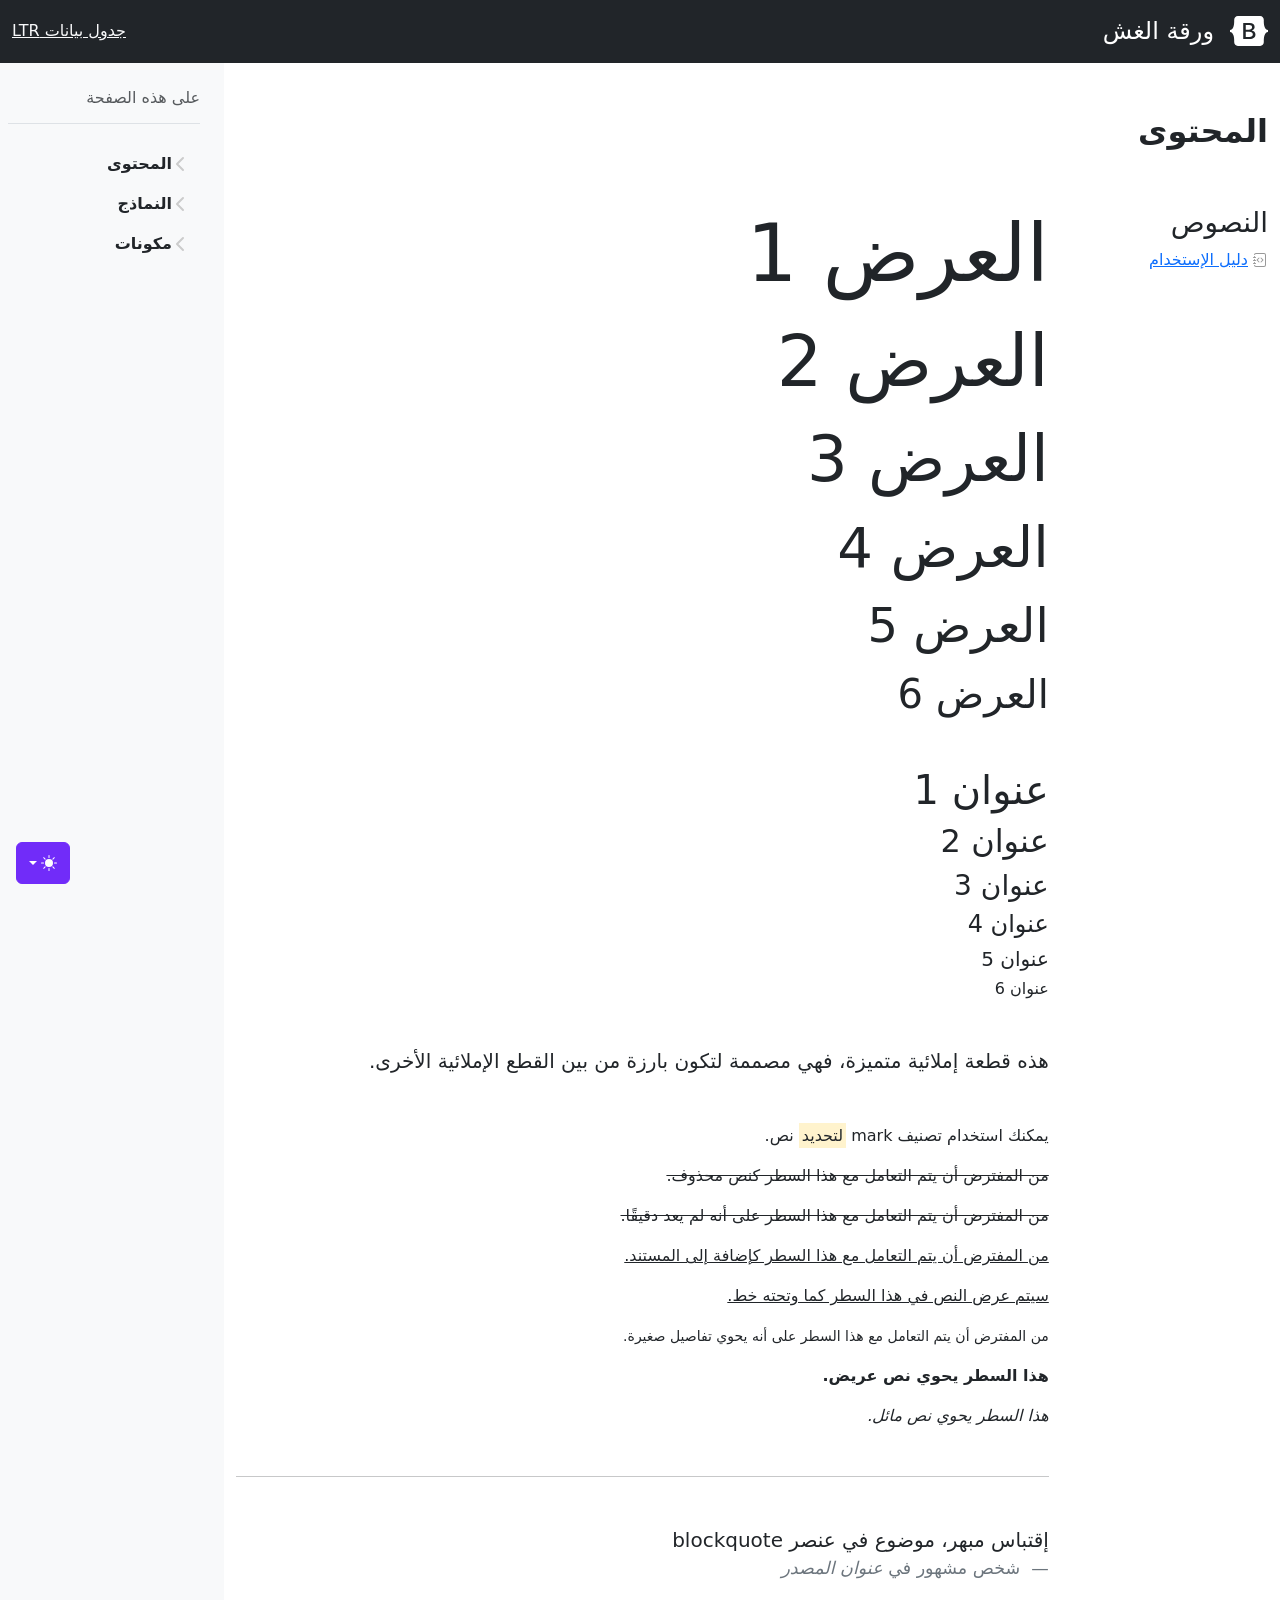
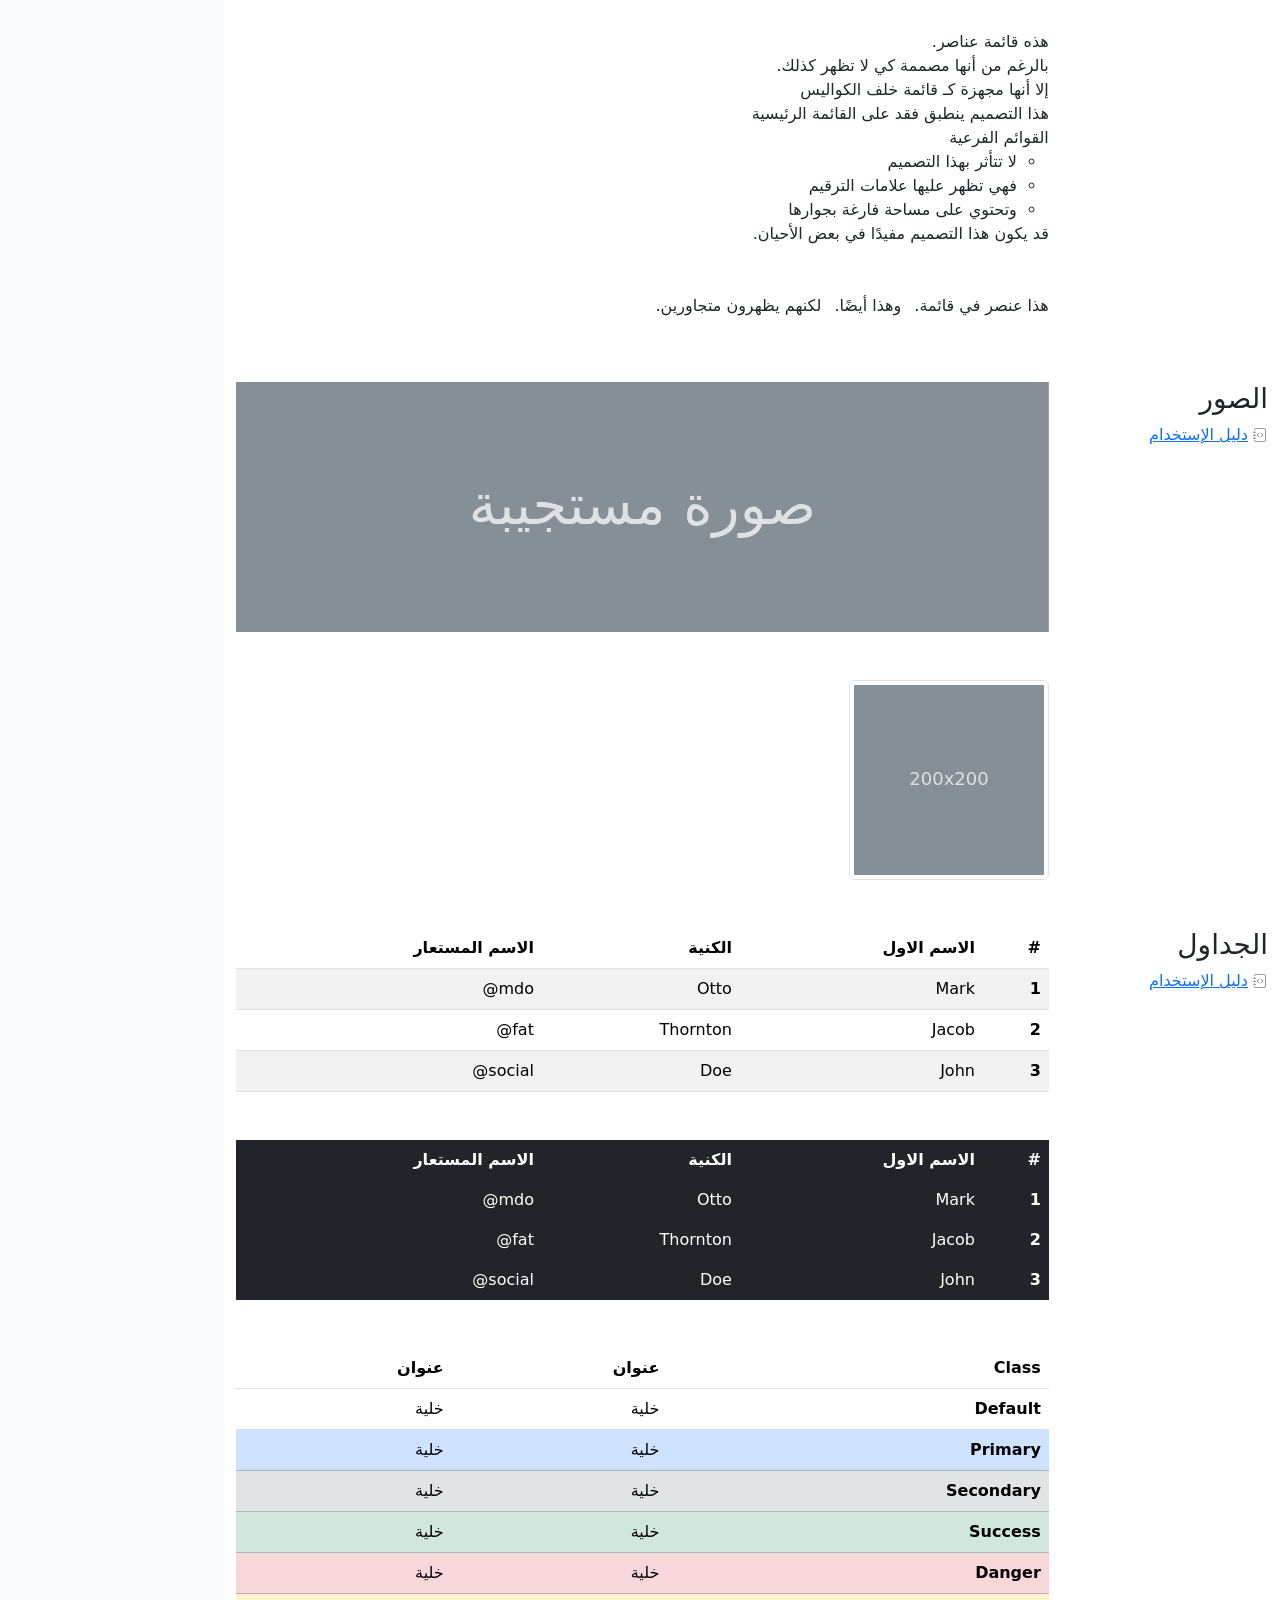
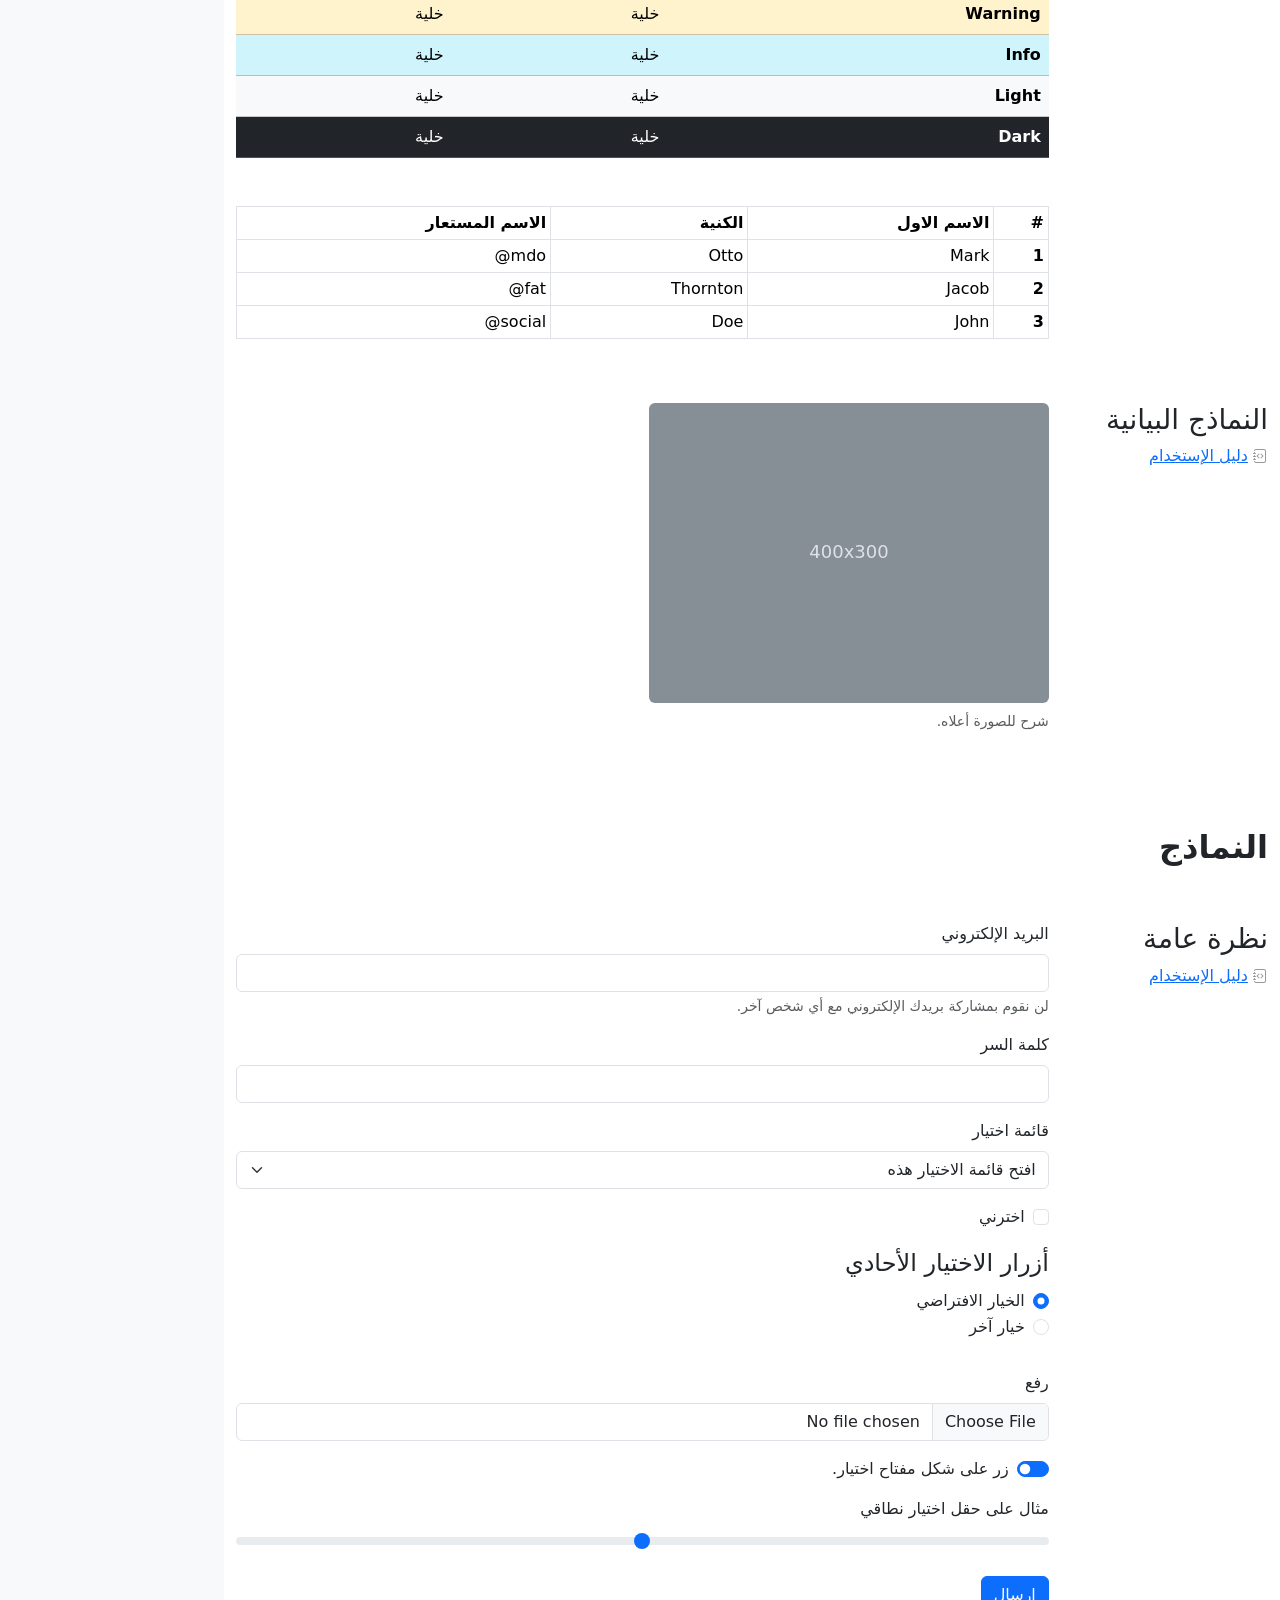
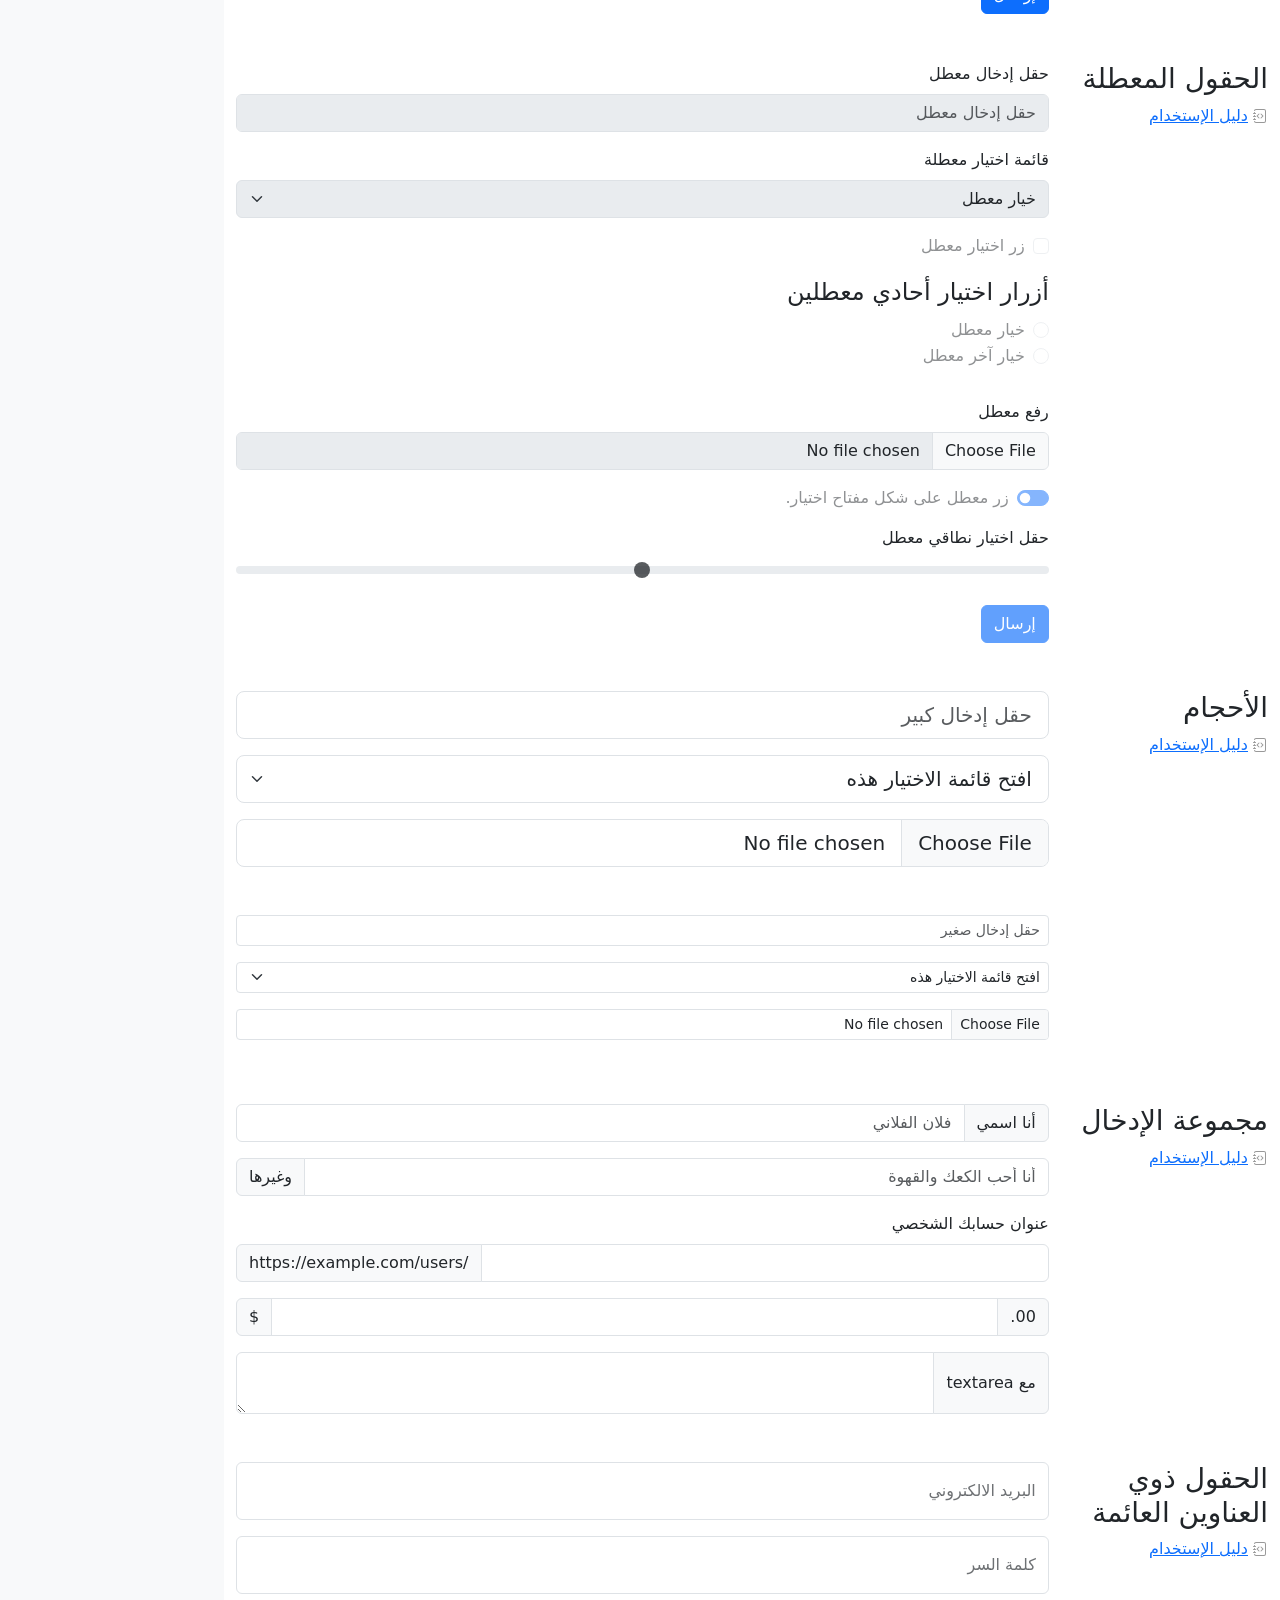
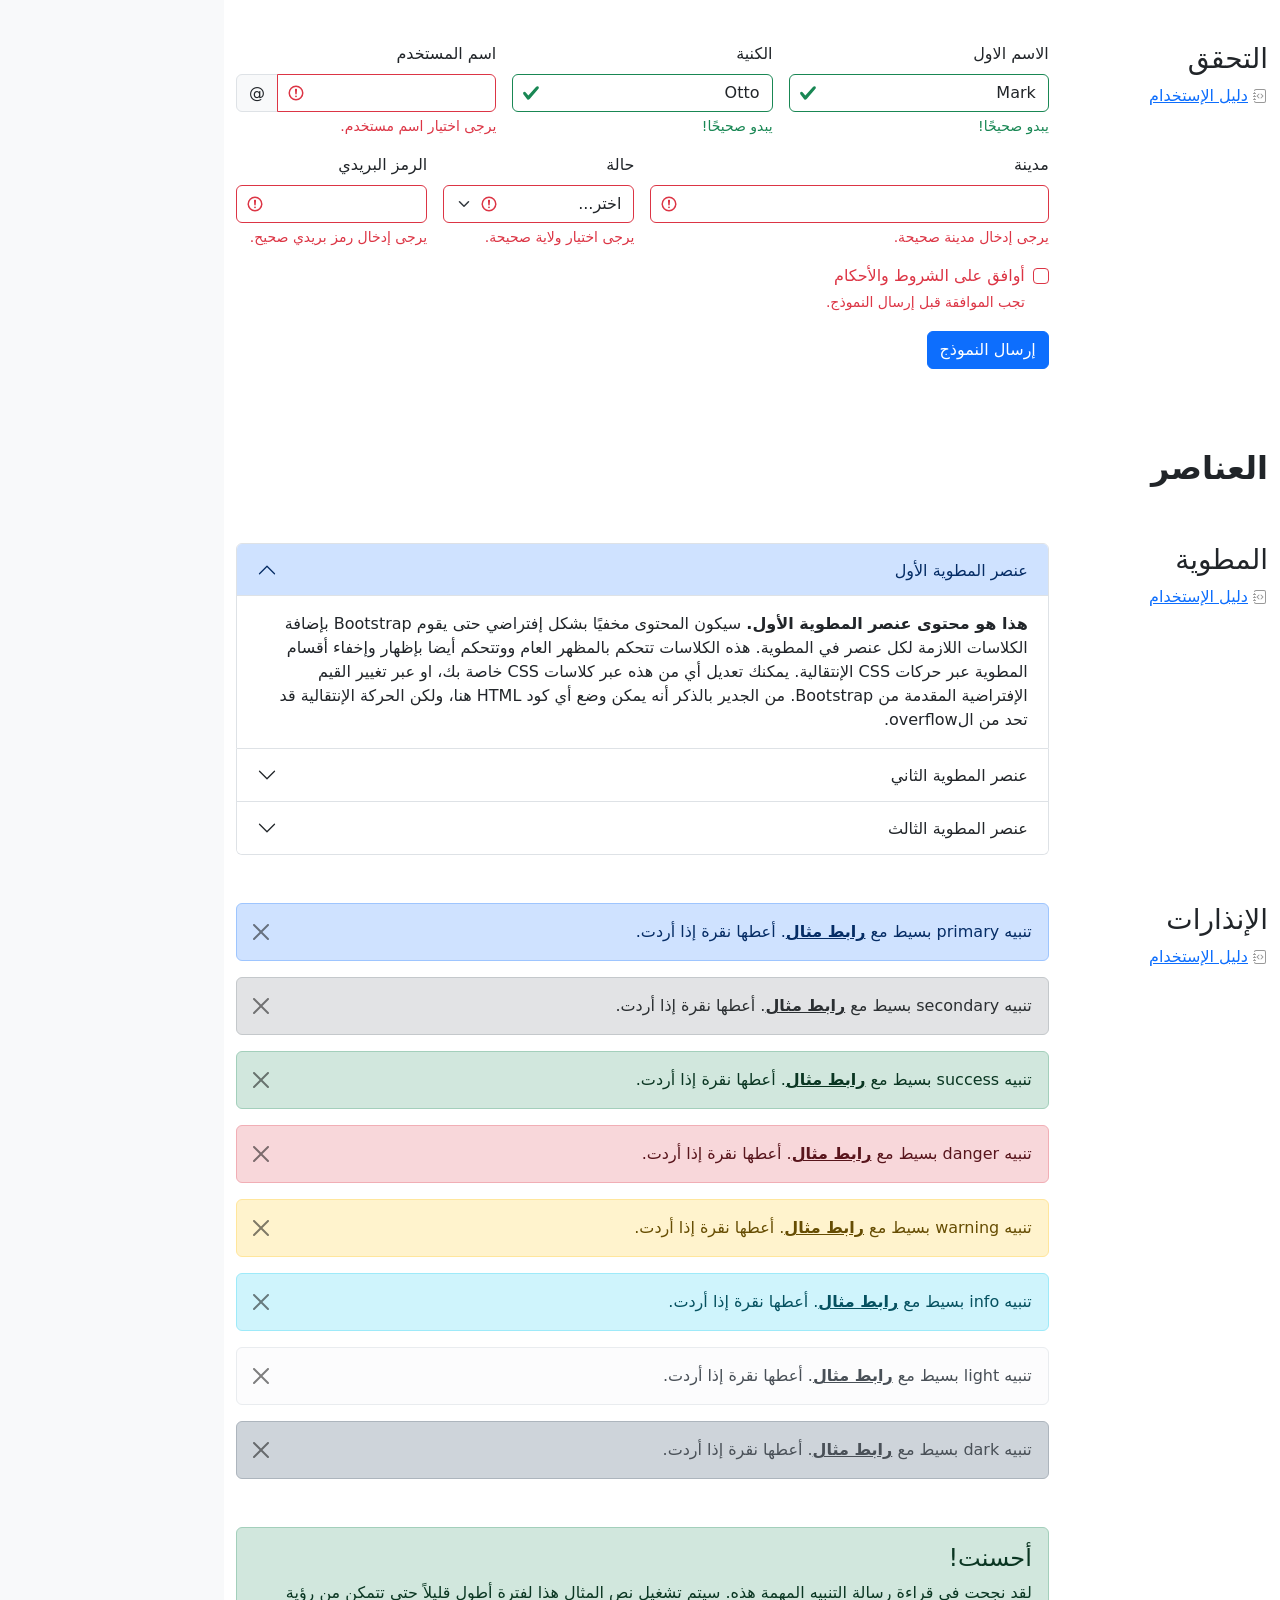
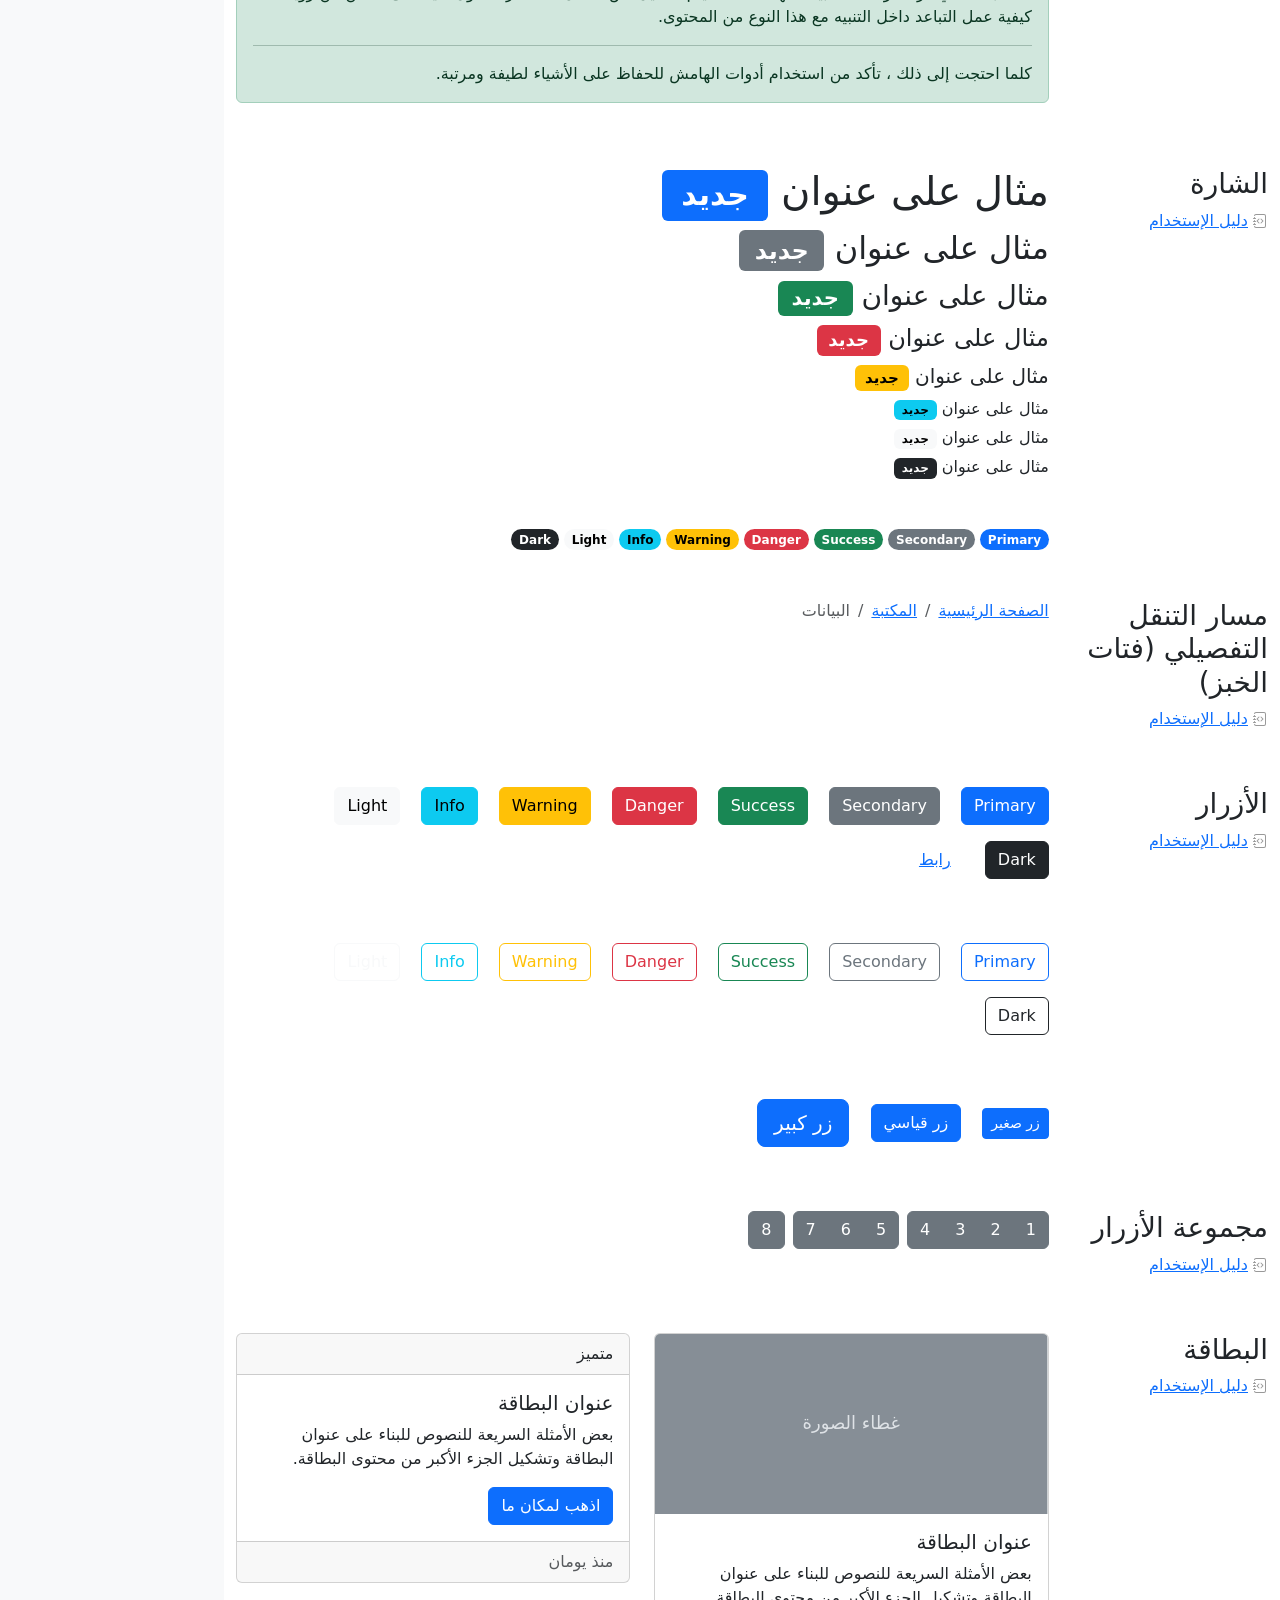
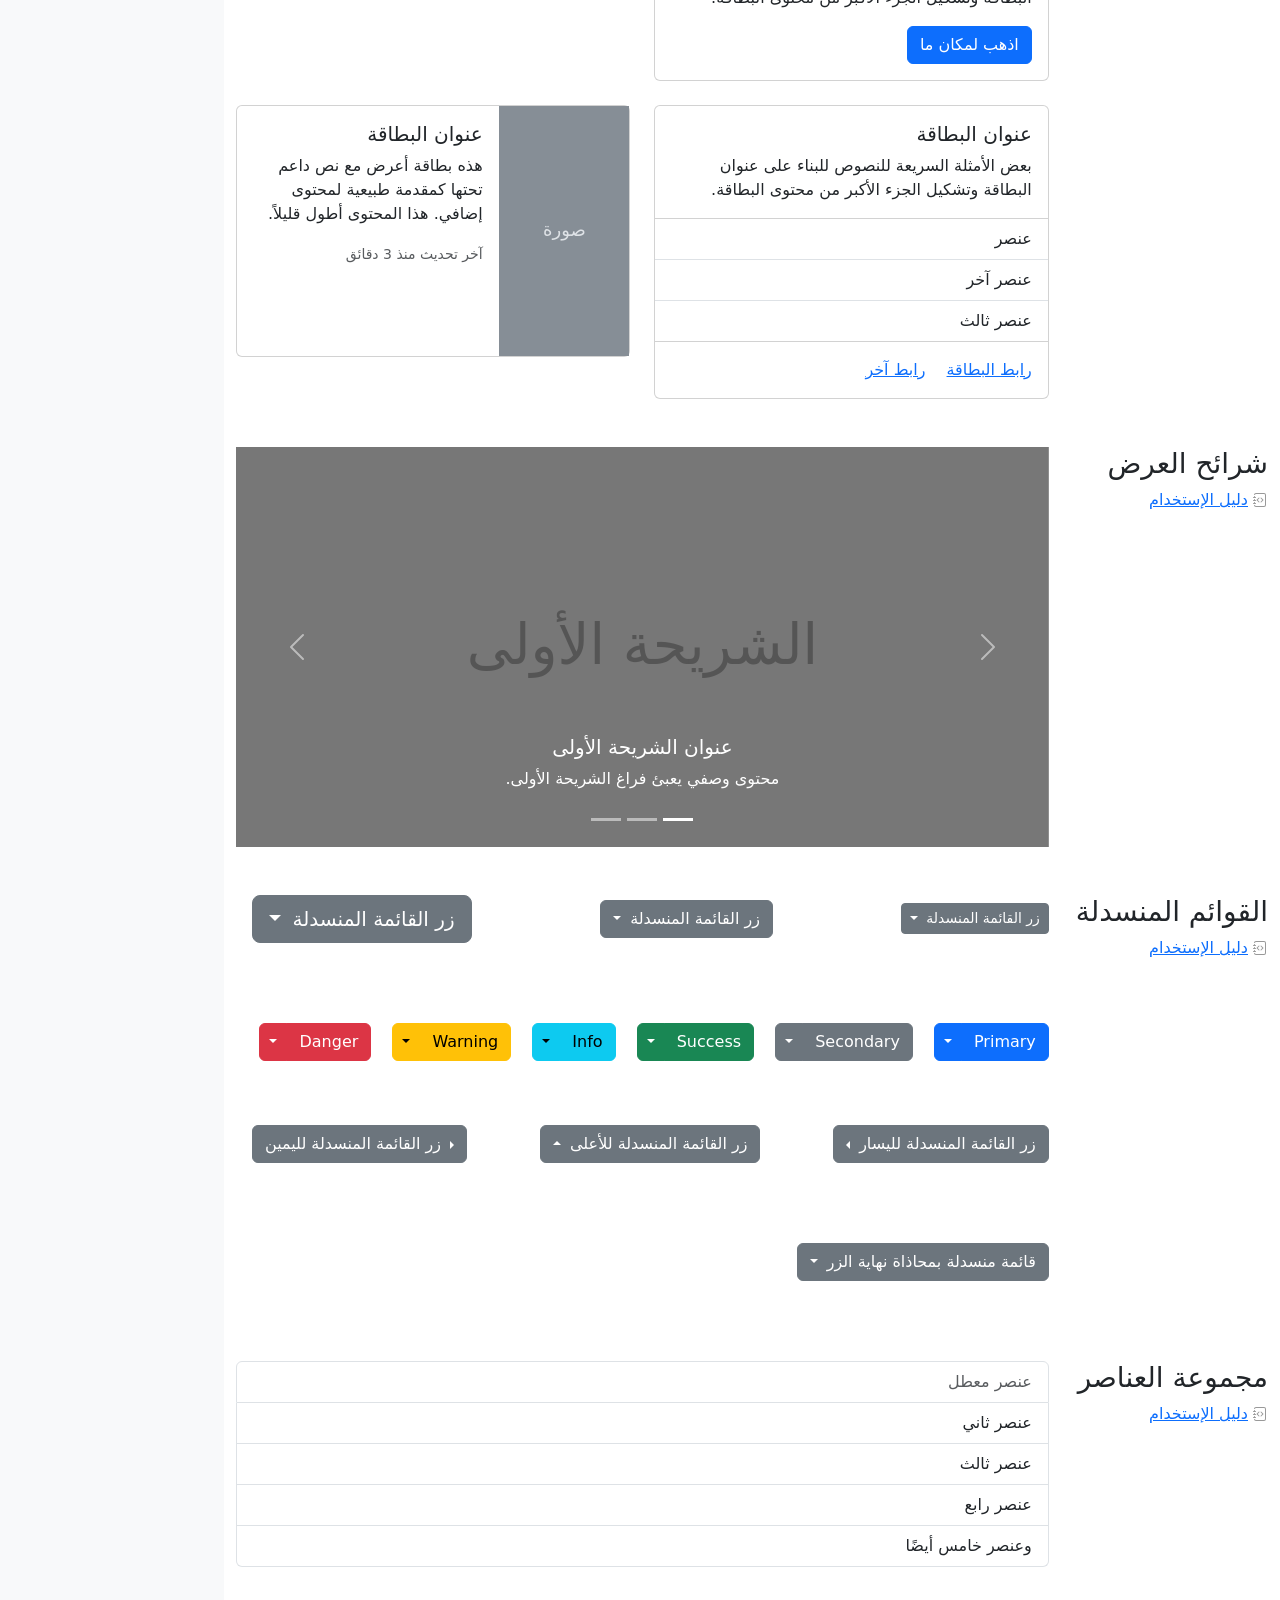
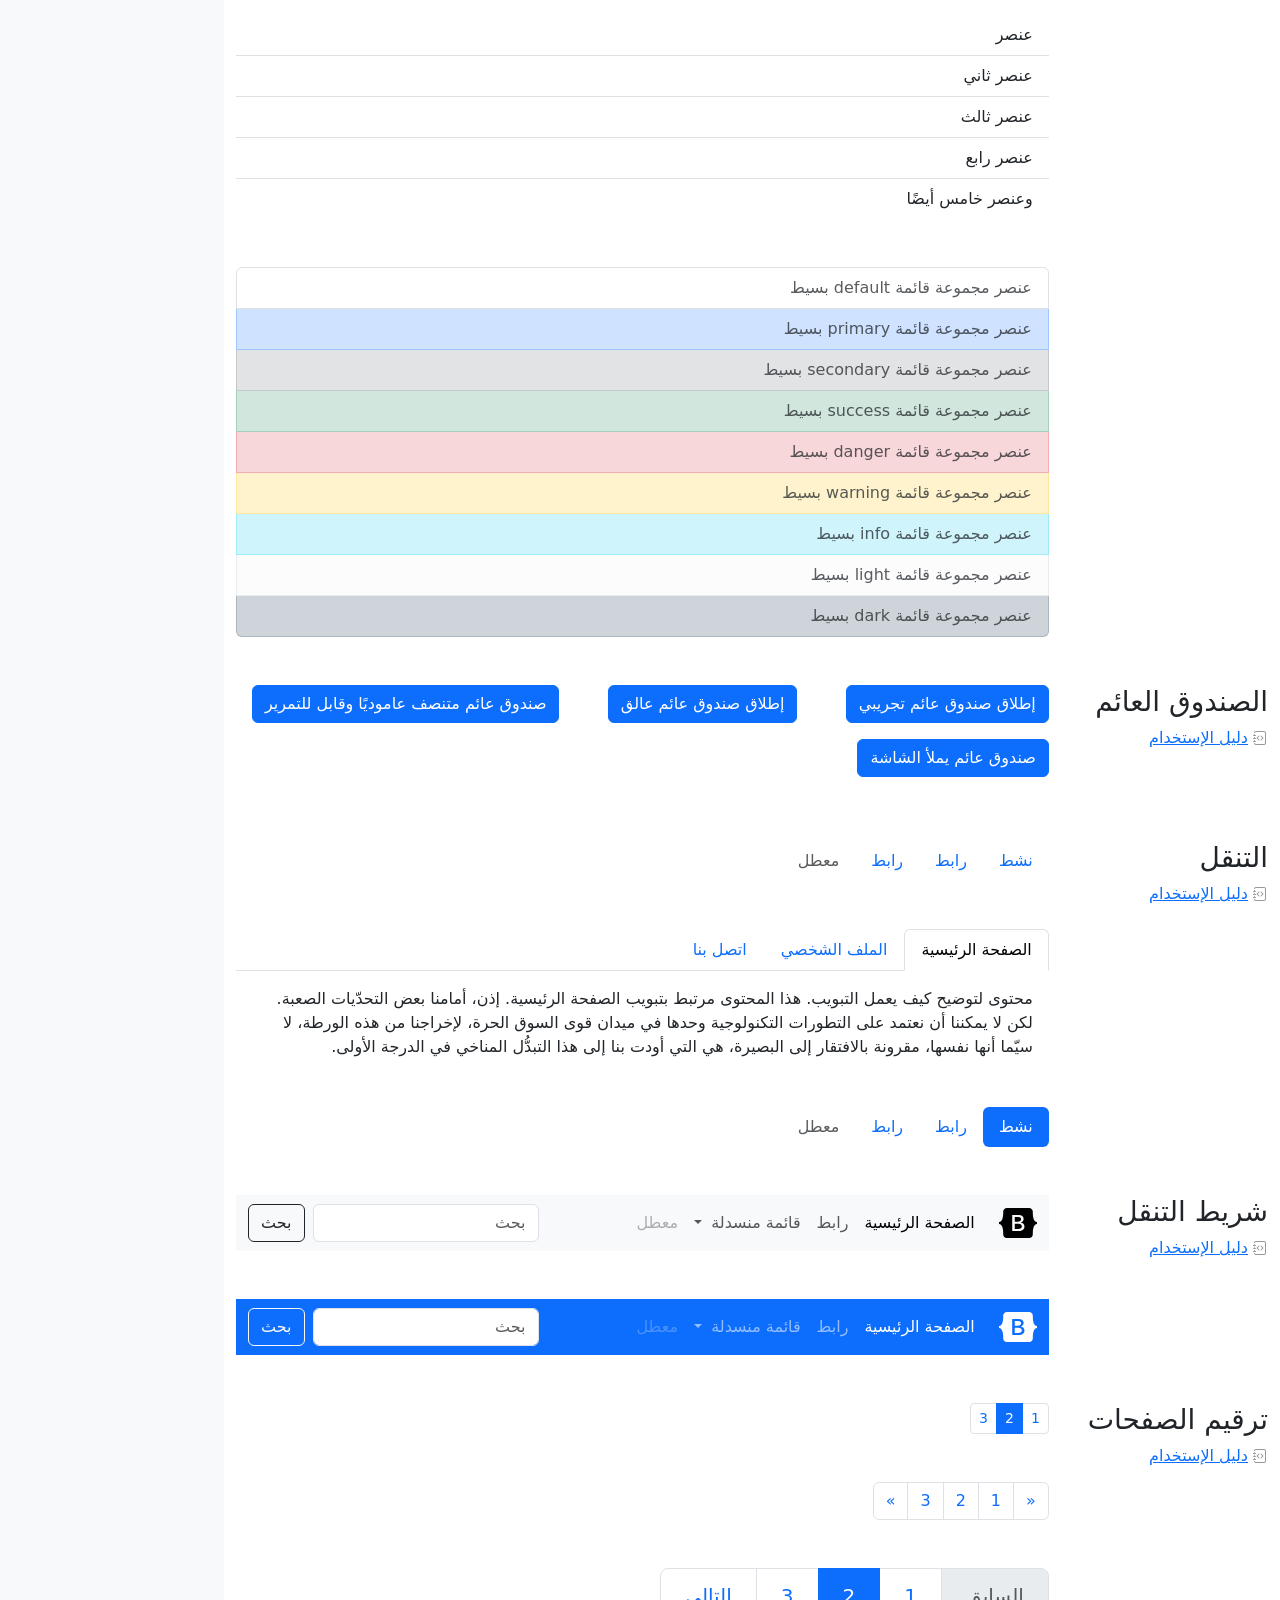
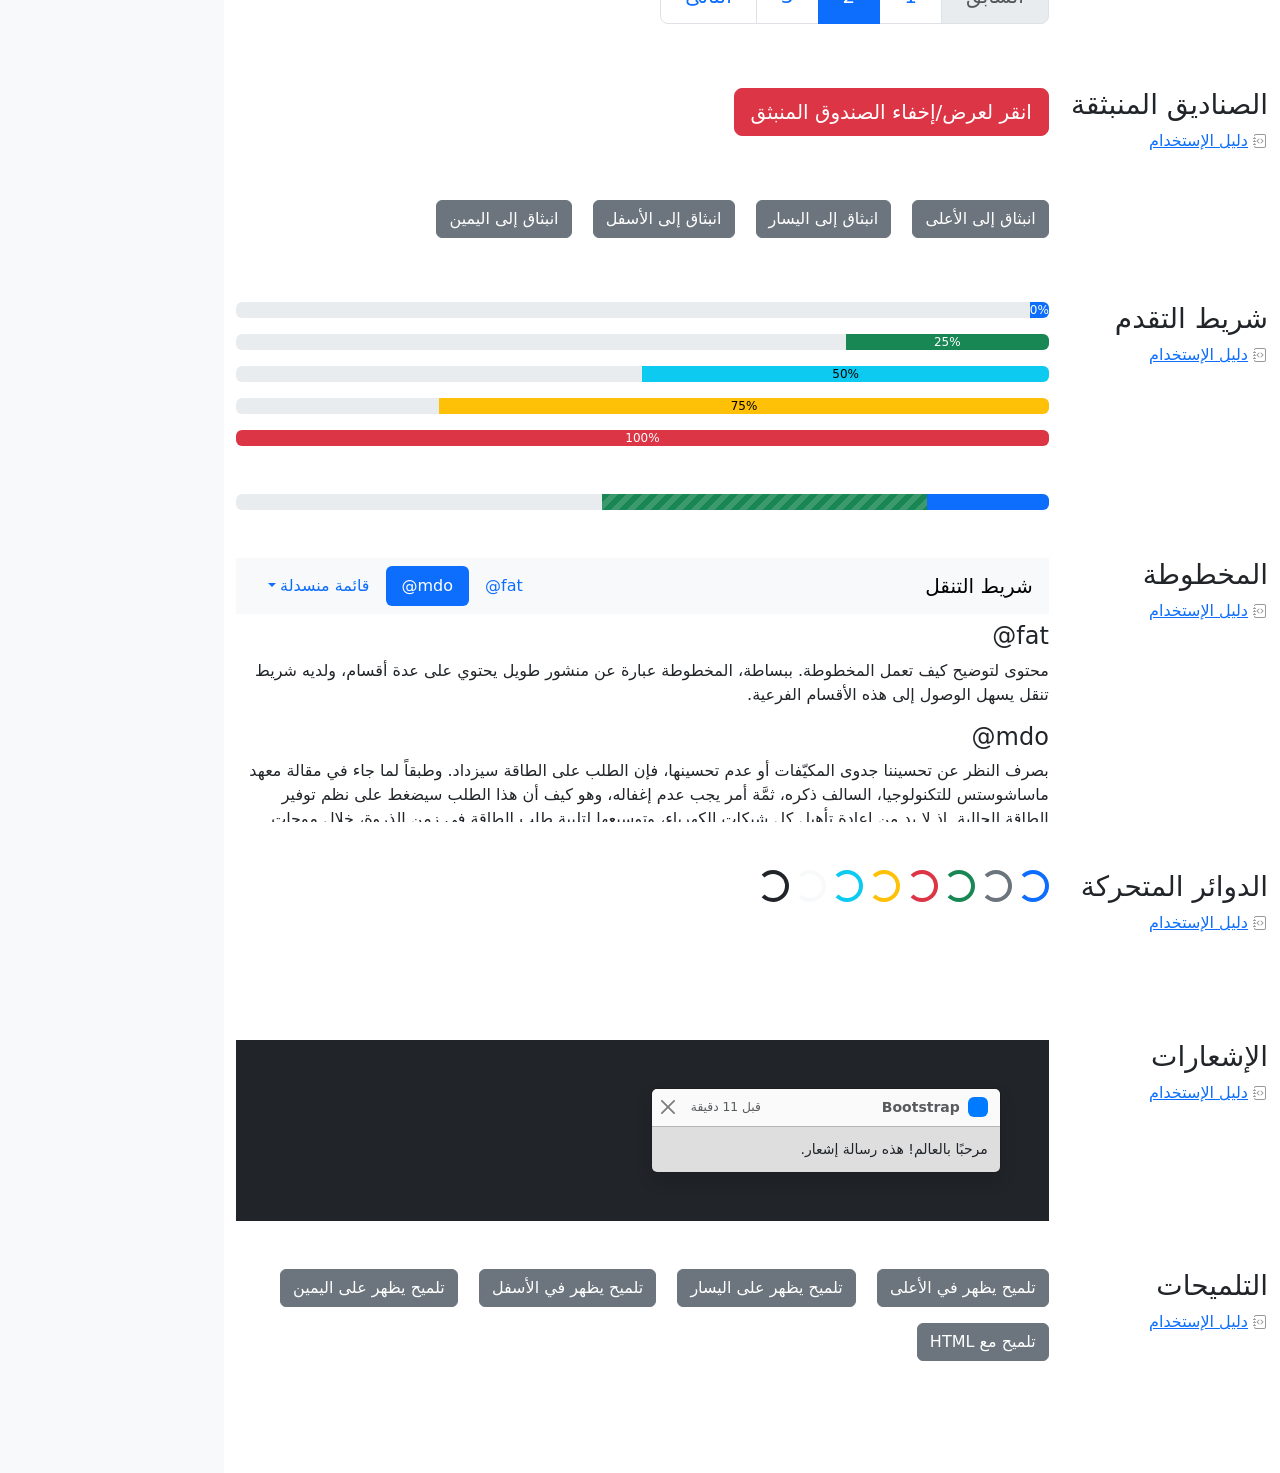
<file: bootstrap/examples/cheatsheet-rtl/index.html>
<!doctype html>
<html lang="ar" dir="rtl" data-bs-theme="auto">
  <head>
    <meta charset="utf-8" />
    <meta name="viewport" content="width=device-width, initial-scale=1" />
    <meta name="description" content="" />
    <meta
      name="author"
      content="Mark Otto, Jacob Thornton, and Bootstrap contributors"
    />
    <meta name="generator" content="Astro v5.13.2" />
    <title>ورقة الغش · Bootstrap v5.3</title>
    <link
      rel="canonical"
      href="https://getbootstrap.com/docs/5.3/examples/cheatsheet-rtl/"
    />
    <script src="../assets/js/color-modes.js"></script>
    <link href="../assets/dist/css/bootstrap.rtl.min.css" rel="stylesheet" />
    <meta name="theme-color" content="#712cf9" />
    <link href="../cheatsheet/cheatsheet.rtl.css" rel="stylesheet" />
    <style>
      .bd-placeholder-img {
        font-size: 1.125rem;
        text-anchor: middle;
        -webkit-user-select: none;
        -moz-user-select: none;
        user-select: none;
      }
      @media (min-width: 768px) {
        .bd-placeholder-img-lg {
          font-size: 3.5rem;
        }
      }
      .b-example-divider {
        width: 100%;
        height: 3rem;
        background-color: #0000001a;
        border: solid rgba(0, 0, 0, 0.15);
        border-width: 1px 0;
        box-shadow:
          inset 0 0.5em 1.5em #0000001a,
          inset 0 0.125em 0.5em #00000026;
      }
      .b-example-vr {
        flex-shrink: 0;
        width: 1.5rem;
        height: 100vh;
      }
      .bi {
        vertical-align: -0.125em;
        fill: currentColor;
      }
      .nav-scroller {
        position: relative;
        z-index: 2;
        height: 2.75rem;
        overflow-y: hidden;
      }
      .nav-scroller .nav {
        display: flex;
        flex-wrap: nowrap;
        padding-bottom: 1rem;
        margin-top: -1px;
        overflow-x: auto;
        text-align: center;
        white-space: nowrap;
        -webkit-overflow-scrolling: touch;
      }
      .btn-bd-primary {
        --bd-violet-bg: #712cf9;
        --bd-violet-rgb: 112.520718, 44.062154, 249.437846;
        --bs-btn-font-weight: 600;
        --bs-btn-color: var(--bs-white);
        --bs-btn-bg: var(--bd-violet-bg);
        --bs-btn-border-color: var(--bd-violet-bg);
        --bs-btn-hover-color: var(--bs-white);
        --bs-btn-hover-bg: #6528e0;
        --bs-btn-hover-border-color: #6528e0;
        --bs-btn-focus-shadow-rgb: var(--bd-violet-rgb);
        --bs-btn-active-color: var(--bs-btn-hover-color);
        --bs-btn-active-bg: #5a23c8;
        --bs-btn-active-border-color: #5a23c8;
      }
      .bd-mode-toggle {
        z-index: 1500;
      }
      .bd-mode-toggle .bi {
        width: 1em;
        height: 1em;
      }
      .bd-mode-toggle .dropdown-menu .active .bi {
        display: block !important;
      }
    </style>
  </head>
  <body class="bg-body-tertiary">
    <svg xmlns="http://www.w3.org/2000/svg" class="d-none">
      <symbol id="check2" viewBox="0 0 16 16">
        <path
          d="M13.854 3.646a.5.5 0 0 1 0 .708l-7 7a.5.5 0 0 1-.708 0l-3.5-3.5a.5.5 0 1 1 .708-.708L6.5 10.293l6.646-6.647a.5.5 0 0 1 .708 0z"
        ></path>
      </symbol>
      <symbol id="circle-half" viewBox="0 0 16 16">
        <path
          d="M8 15A7 7 0 1 0 8 1v14zm0 1A8 8 0 1 1 8 0a8 8 0 0 1 0 16z"
        ></path>
      </symbol>
      <symbol id="moon-stars-fill" viewBox="0 0 16 16">
        <path
          d="M6 .278a.768.768 0 0 1 .08.858 7.208 7.208 0 0 0-.878 3.46c0 4.021 3.278 7.277 7.318 7.277.527 0 1.04-.055 1.533-.16a.787.787 0 0 1 .81.316.733.733 0 0 1-.031.893A8.349 8.349 0 0 1 8.344 16C3.734 16 0 12.286 0 7.71 0 4.266 2.114 1.312 5.124.06A.752.752 0 0 1 6 .278z"
        ></path>
        <path
          d="M10.794 3.148a.217.217 0 0 1 .412 0l.387 1.162c.173.518.579.924 1.097 1.097l1.162.387a.217.217 0 0 1 0 .412l-1.162.387a1.734 1.734 0 0 0-1.097 1.097l-.387 1.162a.217.217 0 0 1-.412 0l-.387-1.162A1.734 1.734 0 0 0 9.31 6.593l-1.162-.387a.217.217 0 0 1 0-.412l1.162-.387a1.734 1.734 0 0 0 1.097-1.097l.387-1.162zM13.863.099a.145.145 0 0 1 .274 0l.258.774c.115.346.386.617.732.732l.774.258a.145.145 0 0 1 0 .274l-.774.258a1.156 1.156 0 0 0-.732.732l-.258.774a.145.145 0 0 1-.274 0l-.258-.774a1.156 1.156 0 0 0-.732-.732l-.774-.258a.145.145 0 0 1 0-.274l.774-.258c.346-.115.617-.386.732-.732L13.863.1z"
        ></path>
      </symbol>
      <symbol id="sun-fill" viewBox="0 0 16 16">
        <path
          d="M8 12a4 4 0 1 0 0-8 4 4 0 0 0 0 8zM8 0a.5.5 0 0 1 .5.5v2a.5.5 0 0 1-1 0v-2A.5.5 0 0 1 8 0zm0 13a.5.5 0 0 1 .5.5v2a.5.5 0 0 1-1 0v-2A.5.5 0 0 1 8 13zm8-5a.5.5 0 0 1-.5.5h-2a.5.5 0 0 1 0-1h2a.5.5 0 0 1 .5.5zM3 8a.5.5 0 0 1-.5.5h-2a.5.5 0 0 1 0-1h2A.5.5 0 0 1 3 8zm10.657-5.657a.5.5 0 0 1 0 .707l-1.414 1.415a.5.5 0 1 1-.707-.708l1.414-1.414a.5.5 0 0 1 .707 0zm-9.193 9.193a.5.5 0 0 1 0 .707L3.05 13.657a.5.5 0 0 1-.707-.707l1.414-1.414a.5.5 0 0 1 .707 0zm9.193 2.121a.5.5 0 0 1-.707 0l-1.414-1.414a.5.5 0 0 1 .707-.707l1.414 1.414a.5.5 0 0 1 0 .707zM4.464 4.465a.5.5 0 0 1-.707 0L2.343 3.05a.5.5 0 1 1 .707-.707l1.414 1.414a.5.5 0 0 1 0 .708z"
        ></path>
      </symbol>
    </svg>
    <div
      class="dropdown position-fixed bottom-0 end-0 mb-3 me-3 bd-mode-toggle"
    >
      <button
        class="btn btn-bd-primary py-2 dropdown-toggle d-flex align-items-center"
        id="bd-theme"
        type="button"
        aria-expanded="false"
        data-bs-toggle="dropdown"
        aria-label="Toggle theme (auto)"
      >
        <svg class="bi my-1 theme-icon-active" aria-hidden="true">
          <use href="#circle-half"></use>
        </svg>
        <span class="visually-hidden" id="bd-theme-text">Toggle theme</span>
      </button>
      <ul
        class="dropdown-menu dropdown-menu-end shadow"
        aria-labelledby="bd-theme-text"
      >
        <li>
          <button
            type="button"
            class="dropdown-item d-flex align-items-center"
            data-bs-theme-value="light"
            aria-pressed="false"
          >
            <svg class="bi me-2 opacity-50" aria-hidden="true">
              <use href="#sun-fill"></use>
            </svg>
            Light
            <svg class="bi ms-auto d-none" aria-hidden="true">
              <use href="#check2"></use>
            </svg>
          </button>
        </li>
        <li>
          <button
            type="button"
            class="dropdown-item d-flex align-items-center"
            data-bs-theme-value="dark"
            aria-pressed="false"
          >
            <svg class="bi me-2 opacity-50" aria-hidden="true">
              <use href="#moon-stars-fill"></use>
            </svg>
            Dark
            <svg class="bi ms-auto d-none" aria-hidden="true">
              <use href="#check2"></use>
            </svg>
          </button>
        </li>
        <li>
          <button
            type="button"
            class="dropdown-item d-flex align-items-center active"
            data-bs-theme-value="auto"
            aria-pressed="true"
          >
            <svg class="bi me-2 opacity-50" aria-hidden="true">
              <use href="#circle-half"></use>
            </svg>
            Auto
            <svg class="bi ms-auto d-none" aria-hidden="true">
              <use href="#check2"></use>
            </svg>
          </button>
        </li>
      </ul>
    </div>
    <header
      class="bd-header bg-dark py-3 d-flex align-items-stretch border-bottom border-dark"
    >
      <div class="container-fluid d-flex align-items-center">
        <h1 class="d-flex align-items-center fs-4 text-white mb-0">
          <img
            src="../assets/brand/bootstrap-logo-white.svg"
            width="38"
            height="30"
            class="me-3"
            alt="Bootstrap"
          />
          ورقة الغش
        </h1>
        <a
          href="../examples/cheatsheet/"
          class="ms-auto link-light"
          hreflang="en"
          >جدول بيانات LTR</a
        >
      </div>
    </header>
    <aside
      class="bd-aside sticky-xl-top text-body-secondary align-self-start mb-3 mb-xl-5 px-2"
    >
      <h2 class="h6 pt-4 pb-3 mb-4 border-bottom">على هذه الصفحة</h2>
      <nav class="small" id="toc">
        <ul class="list-unstyled">
          <li class="my-2">
            <button
              type="button"
              class="btn d-inline-flex align-items-center collapsed border-0"
              data-bs-toggle="collapse"
              aria-expanded="false"
              data-bs-target="#contents-collapse"
              aria-controls="contents-collapse"
            >
              المحتوى
            </button>
            <ul class="list-unstyled ps-3 collapse" id="contents-collapse">
              <li>
                <a
                  class="d-inline-flex align-items-center rounded text-decoration-none"
                  href="#typography"
                  >النصوص</a
                >
              </li>
              <li>
                <a
                  class="d-inline-flex align-items-center rounded text-decoration-none"
                  href="#images"
                  >الصور</a
                >
              </li>
              <li>
                <a
                  class="d-inline-flex align-items-center rounded text-decoration-none"
                  href="#tables"
                  >الجداول</a
                >
              </li>
              <li>
                <a
                  class="d-inline-flex align-items-center rounded text-decoration-none"
                  href="#figures"
                  >النماذج البيانية</a
                >
              </li>
            </ul>
          </li>
          <li class="my-2">
            <button
              type="button"
              class="btn d-inline-flex align-items-center collapsed border-0"
              data-bs-toggle="collapse"
              aria-expanded="false"
              data-bs-target="#forms-collapse"
              aria-controls="forms-collapse"
            >
              النماذج
            </button>
            <ul class="list-unstyled ps-3 collapse" id="forms-collapse">
              <li>
                <a
                  class="d-inline-flex align-items-center rounded text-decoration-none"
                  href="#overview"
                  >نظرة عامة</a
                >
              </li>
              <li>
                <a
                  class="d-inline-flex align-items-center rounded text-decoration-none"
                  href="#disabled-forms"
                  >الحقول المعطلة</a
                >
              </li>
              <li>
                <a
                  class="d-inline-flex align-items-center rounded text-decoration-none"
                  href="#sizing"
                  >الأحجام</a
                >
              </li>
              <li>
                <a
                  class="d-inline-flex align-items-center rounded text-decoration-none"
                  href="#input-group"
                  >مجموعة الإدخال</a
                >
              </li>
              <li>
                <a
                  class="d-inline-flex align-items-center rounded text-decoration-none"
                  href="#floating-labels"
                  >الحقول ذوي العناوين العائمة</a
                >
              </li>
              <li>
                <a
                  class="d-inline-flex align-items-center rounded text-decoration-none"
                  href="#validation"
                  >التحقق</a
                >
              </li>
            </ul>
          </li>
          <li class="my-2">
            <button
              type="button"
              class="btn d-inline-flex align-items-center collapsed border-0"
              data-bs-toggle="collapse"
              aria-expanded="false"
              data-bs-target="#components-collapse"
              aria-controls="components-collapse"
            >
              مكونات
            </button>
            <ul class="list-unstyled ps-3 collapse" id="components-collapse">
              <li>
                <a
                  class="d-inline-flex align-items-center rounded text-decoration-none"
                  href="#accordion"
                  >المطوية</a
                >
              </li>
              <li>
                <a
                  class="d-inline-flex align-items-center rounded text-decoration-none"
                  href="#alerts"
                  >الإنذارات</a
                >
              </li>
              <li>
                <a
                  class="d-inline-flex align-items-center rounded text-decoration-none"
                  href="#badge"
                  >الشارة</a
                >
              </li>
              <li>
                <a
                  class="d-inline-flex align-items-center rounded text-decoration-none"
                  href="#breadcrumb"
                  >مسار التنقل التفصيلي</a
                >
              </li>
              <li>
                <a
                  class="d-inline-flex align-items-center rounded text-decoration-none"
                  href="#buttons"
                  >الأزرار</a
                >
              </li>
              <li>
                <a
                  class="d-inline-flex align-items-center rounded text-decoration-none"
                  href="#button-group"
                  >مجموعة الأزرار</a
                >
              </li>
              <li>
                <a
                  class="d-inline-flex align-items-center rounded text-decoration-none"
                  href="#card"
                  >البطاقة</a
                >
              </li>
              <li>
                <a
                  class="d-inline-flex align-items-center rounded text-decoration-none"
                  href="#carousel"
                  >شرائح العرض</a
                >
              </li>
              <li>
                <a
                  class="d-inline-flex align-items-center rounded text-decoration-none"
                  href="#dropdowns"
                  >القوائم المنسدلة</a
                >
              </li>
              <li>
                <a
                  class="d-inline-flex align-items-center rounded text-decoration-none"
                  href="#list-group"
                  >مجموعة العناصر</a
                >
              </li>
              <li>
                <a
                  class="d-inline-flex align-items-center rounded text-decoration-none"
                  href="#modal"
                  >الصندوق العائم</a
                >
              </li>
              <li>
                <a
                  class="d-inline-flex align-items-center rounded text-decoration-none"
                  href="#navs"
                  >التنقل</a
                >
              </li>
              <li>
                <a
                  class="d-inline-flex align-items-center rounded text-decoration-none"
                  href="#navbar"
                  >شريط التنقل</a
                >
              </li>
              <li>
                <a
                  class="d-inline-flex align-items-center rounded text-decoration-none"
                  href="#pagination"
                  >ترقيم الصفحات</a
                >
              </li>
              <li>
                <a
                  class="d-inline-flex align-items-center rounded text-decoration-none"
                  href="#popovers"
                  >الصناديق المنبثقة</a
                >
              </li>
              <li>
                <a
                  class="d-inline-flex align-items-center rounded text-decoration-none"
                  href="#progress"
                  >شريط التقدم</a
                >
              </li>
              <li>
                <a
                  class="d-inline-flex align-items-center rounded text-decoration-none"
                  href="#scrollspy"
                  >المخطوطة</a
                >
              </li>
              <li>
                <a
                  class="d-inline-flex align-items-center rounded text-decoration-none"
                  href="#spinners"
                  >الدوائر المتحركة</a
                >
              </li>
              <li>
                <a
                  class="d-inline-flex align-items-center rounded text-decoration-none"
                  href="#toasts"
                  >الإشعارات</a
                >
              </li>
              <li>
                <a
                  class="d-inline-flex align-items-center rounded text-decoration-none"
                  href="#tooltips"
                  >التلميحات</a
                >
              </li>
            </ul>
          </li>
        </ul>
      </nav>
    </aside>
    <main class="bd-cheatsheet container-fluid bg-body">
      <section id="content">
        <h2 class="sticky-xl-top fw-bold pt-3 pt-xl-5 pb-2 pb-xl-3">المحتوى</h2>
        <article class="my-3" id="typography">
          <div
            class="bd-heading sticky-xl-top align-self-start mt-5 mb-3 mt-xl-0 mb-xl-2"
          >
            <h3>النصوص</h3>
            <a
              class="d-flex align-items-center"
              hreflang="en"
              href="../content/typography"
              >دليل الإستخدام</a
            >
          </div>
          <div>
            <div class="bd-example-snippet bd-code-snippet">
              <div class="bd-example m-0 border-0">
                <p class="display-1">العرض 1</p>
                <p class="display-2">العرض 2</p>
                <p class="display-3">العرض 3</p>
                <p class="display-4">العرض 4</p>
                <p class="display-5">العرض 5</p>
                <p class="display-6">العرض 6</p>
              </div>
            </div>
            <div class="bd-example-snippet bd-code-snippet">
              <div class="bd-example m-0 border-0">
                <p class="h1">عنوان 1</p>
                <p class="h2">عنوان 2</p>
                <p class="h3">عنوان 3</p>
                <p class="h4">عنوان 4</p>
                <p class="h5">عنوان 5</p>
                <p class="h6">عنوان 6</p>
              </div>
            </div>
            <div class="bd-example-snippet bd-code-snippet">
              <div class="bd-example m-0 border-0">
                <p class="lead">
                  هذه قطعة إملائية متميزة، فهي مصممة لتكون بارزة من بين القطع
                  الإملائية الأخرى.
                </p>
              </div>
            </div>
            <div class="bd-example-snippet bd-code-snippet">
              <div class="bd-example m-0 border-0">
                <p>يمكنك استخدام تصنيف mark <mark>لتحديد</mark> نص.</p>
                <p>
                  <del>من المفترض أن يتم التعامل مع هذا السطر كنص محذوف.</del>
                </p>
                <p>
                  <s
                    >من المفترض أن يتم التعامل مع هذا السطر على أنه لم يعد
                    دقيقًا.</s
                  >
                </p>
                <p>
                  <ins
                    >من المفترض أن يتم التعامل مع هذا السطر كإضافة إلى
                    المستند.</ins
                  >
                </p>
                <p><u>سيتم عرض النص في هذا السطر كما وتحته خط.</u></p>
                <p>
                  <small
                    >من المفترض أن يتم التعامل مع هذا السطر على أنه يحوي تفاصيل
                    صغيرة.</small
                  >
                </p>
                <p><strong>هذا السطر يحوي نص عريض.</strong></p>
                <p><em>هذا السطر يحوي نص مائل.</em></p>
              </div>
            </div>
            <div class="bd-example-snippet bd-code-snippet">
              <div class="bd-example m-0 border-0">
                <hr />
              </div>
            </div>
            <div class="bd-example-snippet bd-code-snippet">
              <div class="bd-example m-0 border-0">
                <blockquote class="blockquote">
                  <p>إقتباس مبهر، موضوع في عنصر blockquote</p>
                  <footer class="blockquote-footer">
                    شخص مشهور في
                    <cite title="عنوان المصدر"> عنوان المصدر </cite>
                  </footer>
                </blockquote>
              </div>
            </div>
            <div class="bd-example-snippet bd-code-snippet">
              <div class="bd-example m-0 border-0">
                <ul class="list-unstyled">
                  <li>هذه قائمة عناصر.</li>
                  <li>بالرغم من أنها مصممة كي لا تظهر كذلك.</li>
                  <li>إلا أنها مجهزة كـ قائمة خلف الكواليس</li>
                  <li>هذا التصميم ينطبق فقد على القائمة الرئيسية</li>
                  <li>
                    القوائم الفرعية
                    <ul>
                      <li>لا تتأثر بهذا التصميم</li>
                      <li>فهي تظهر عليها علامات الترقيم</li>
                      <li>وتحتوي على مساحة فارغة بجوارها</li>
                    </ul>
                  </li>
                  <li>قد يكون هذا التصميم مفيدًا في بعض الأحيان.</li>
                </ul>
              </div>
            </div>
            <div class="bd-example-snippet bd-code-snippet">
              <div class="bd-example m-0 border-0">
                <ul class="list-inline">
                  <li class="list-inline-item">هذا عنصر في قائمة.</li>
                  <li class="list-inline-item">وهذا أيضًا.</li>
                  <li class="list-inline-item">لكنهم يظهرون متجاورين.</li>
                </ul>
              </div>
            </div>
          </div>
        </article>
        <article class="my-3" id="images">
          <div
            class="bd-heading sticky-xl-top align-self-start mt-5 mb-3 mt-xl-0 mb-xl-2"
          >
            <h3>الصور</h3>
            <a
              class="d-flex align-items-center"
              hreflang="en"
              href="../content/images"
              >دليل الإستخدام</a
            >
          </div>
          <div>
            <div class="bd-example-snippet bd-code-snippet">
              <div class="bd-example m-0 border-0">
                <svg
                  aria-label="Placeholder: صورة مستجيبة"
                  class="bd-placeholder-img bd-placeholder-img-lg img-fluid"
                  height="250"
                  preserveAspectRatio="xMidYMid slice"
                  role="img"
                  width="100%"
                  xmlns="http://www.w3.org/2000/svg"
                >
                  <title>Placeholder</title>
                  <rect width="100%" height="100%" fill="#868e96" />
                  <text x="50%" y="50%" fill="#dee2e6" dy=".3em">
                    صورة مستجيبة
                  </text>
                </svg>
              </div>
            </div>
            <div class="bd-example-snippet bd-code-snippet">
              <div class="bd-example m-0 border-0">
                <svg
                  aria-label="صورة عنصر نائب مربع عام مع حدود بيضاء حولها ، مما يجعلها تشبه صورة تم التقاطها بكاميرا فورية قديمة: 200x200"
                  class="bd-placeholder-img img-thumbnail"
                  height="200"
                  preserveAspectRatio="xMidYMid slice"
                  role="img"
                  width="200"
                  xmlns="http://www.w3.org/2000/svg"
                >
                  <title>
                    صورة عنصر نائب مربع عام مع حدود بيضاء حولها ، مما يجعلها
                    تشبه صورة تم التقاطها بكاميرا فورية قديمة
                  </title>
                  <rect width="100%" height="100%" fill="#868e96" />
                  <text x="50%" y="50%" fill="#dee2e6" dy=".3em">200x200</text>
                </svg>
              </div>
            </div>
          </div>
        </article>
        <article class="my-3" id="tables">
          <div
            class="bd-heading sticky-xl-top align-self-start mt-5 mb-3 mt-xl-0 mb-xl-2"
          >
            <h3>الجداول</h3>
            <a
              class="d-flex align-items-center"
              hreflang="en"
              href="../content/tables"
              >دليل الإستخدام</a
            >
          </div>
          <div>
            <div class="bd-example-snippet bd-code-snippet">
              <div class="bd-example m-0 border-0">
                <table class="table table-striped">
                  <thead>
                    <tr>
                      <th scope="col">#</th>
                      <th scope="col">الاسم الاول</th>
                      <th scope="col">الكنية</th>
                      <th scope="col">الاسم المستعار</th>
                    </tr>
                  </thead>
                  <tbody>
                    <tr>
                      <th scope="row">1</th>
                      <td>Mark</td>
                      <td>Otto</td>
                      <td><bdo lang="en" dir="ltr">@mdo</bdo></td>
                    </tr>
                    <tr>
                      <th scope="row">2</th>
                      <td>Jacob</td>
                      <td>Thornton</td>
                      <td><bdo lang="en" dir="ltr">@fat</bdo></td>
                    </tr>
                    <tr>
                      <th scope="row">3</th>
                      <td>John</td>
                      <td>Doe</td>
                      <td><bdo lang="en" dir="ltr">@social</bdo></td>
                    </tr>
                  </tbody>
                </table>
              </div>
            </div>
            <div class="bd-example-snippet bd-code-snippet">
              <div class="bd-example m-0 border-0">
                <table class="table table-dark table-borderless">
                  <thead>
                    <tr>
                      <th scope="col">#</th>
                      <th scope="col">الاسم الاول</th>
                      <th scope="col">الكنية</th>
                      <th scope="col">الاسم المستعار</th>
                    </tr>
                  </thead>
                  <tbody>
                    <tr>
                      <th scope="row">1</th>
                      <td>Mark</td>
                      <td>Otto</td>
                      <td><bdo lang="en" dir="ltr">@mdo</bdo></td>
                    </tr>
                    <tr>
                      <th scope="row">2</th>
                      <td>Jacob</td>
                      <td>Thornton</td>
                      <td><bdo lang="en" dir="ltr">@fat</bdo></td>
                    </tr>
                    <tr>
                      <th scope="row">3</th>
                      <td>John</td>
                      <td>Doe</td>
                      <td><bdo lang="en" dir="ltr">@social</bdo></td>
                    </tr>
                  </tbody>
                </table>
              </div>
            </div>
            <div class="bd-example-snippet bd-code-snippet">
              <div class="bd-example m-0 border-0">
                <table class="table table-hover">
                  <thead>
                    <tr>
                      <th scope="col">Class</th>
                      <th scope="col">عنوان</th>
                      <th scope="col">عنوان</th>
                    </tr>
                  </thead>
                  <tbody>
                    <tr>
                      <th scope="row">Default</th>
                      <td>خلية</td>
                      <td>خلية</td>
                    </tr>
                    <tr class="table-primary">
                      <th scope="row">Primary</th>
                      <td>خلية</td>
                      <td>خلية</td>
                    </tr>
                    <tr class="table-secondary">
                      <th scope="row">Secondary</th>
                      <td>خلية</td>
                      <td>خلية</td>
                    </tr>
                    <tr class="table-success">
                      <th scope="row">Success</th>
                      <td>خلية</td>
                      <td>خلية</td>
                    </tr>
                    <tr class="table-danger">
                      <th scope="row">Danger</th>
                      <td>خلية</td>
                      <td>خلية</td>
                    </tr>
                    <tr class="table-warning">
                      <th scope="row">Warning</th>
                      <td>خلية</td>
                      <td>خلية</td>
                    </tr>
                    <tr class="table-info">
                      <th scope="row">Info</th>
                      <td>خلية</td>
                      <td>خلية</td>
                    </tr>
                    <tr class="table-light">
                      <th scope="row">Light</th>
                      <td>خلية</td>
                      <td>خلية</td>
                    </tr>
                    <tr class="table-dark">
                      <th scope="row">Dark</th>
                      <td>خلية</td>
                      <td>خلية</td>
                    </tr>
                  </tbody>
                </table>
              </div>
            </div>
            <div class="bd-example-snippet bd-code-snippet">
              <div class="bd-example m-0 border-0">
                <table class="table table-sm table-bordered">
                  <thead>
                    <tr>
                      <th scope="col">#</th>
                      <th scope="col">الاسم الاول</th>
                      <th scope="col">الكنية</th>
                      <th scope="col">الاسم المستعار</th>
                    </tr>
                  </thead>
                  <tbody>
                    <tr>
                      <th scope="row">1</th>
                      <td>Mark</td>
                      <td>Otto</td>
                      <td><bdo lang="en" dir="ltr">@mdo</bdo></td>
                    </tr>
                    <tr>
                      <th scope="row">2</th>
                      <td>Jacob</td>
                      <td>Thornton</td>
                      <td><bdo lang="en" dir="ltr">@fat</bdo></td>
                    </tr>
                    <tr>
                      <th scope="row">3</th>
                      <td>John</td>
                      <td>Doe</td>
                      <td><bdo lang="en" dir="ltr">@social</bdo></td>
                    </tr>
                  </tbody>
                </table>
              </div>
            </div>
          </div>
        </article>
        <article class="my-3" id="figures">
          <div
            class="bd-heading sticky-xl-top align-self-start mt-5 mb-3 mt-xl-0 mb-xl-2"
          >
            <h3>النماذج البيانية</h3>
            <a
              class="d-flex align-items-center"
              hreflang="en"
              href="../content/figures"
              >دليل الإستخدام</a
            >
          </div>
          <div>
            <div class="bd-example-snippet bd-code-snippet">
              <div class="bd-example m-0 border-0">
                <figure class="figure">
                  <svg
                    aria-label="Placeholder: 400x300"
                    class="bd-placeholder-img figure-img img-fluid rounded"
                    height="300"
                    preserveAspectRatio="xMidYMid slice"
                    role="img"
                    width="400"
                    xmlns="http://www.w3.org/2000/svg"
                  >
                    <title>Placeholder</title>
                    <rect width="100%" height="100%" fill="#868e96" />
                    <text x="50%" y="50%" fill="#dee2e6" dy=".3em">
                      400x300
                    </text>
                  </svg>
                  <figcaption class="figure-caption">
                    شرح للصورة أعلاه.
                  </figcaption>
                </figure>
              </div>
            </div>
          </div>
        </article>
      </section>
      <section id="forms">
        <h2 class="sticky-xl-top fw-bold pt-3 pt-xl-5 pb-2 pb-xl-3">النماذج</h2>
        <article class="my-3" id="overview">
          <div
            class="bd-heading sticky-xl-top align-self-start mt-5 mb-3 mt-xl-0 mb-xl-2"
          >
            <h3>نظرة عامة</h3>
            <a
              class="d-flex align-items-center"
              hreflang="en"
              href="../forms/overview/"
              >دليل الإستخدام</a
            >
          </div>
          <div>
            <div class="bd-example-snippet bd-code-snippet">
              <div class="bd-example m-0 border-0">
                <form>
                  <div class="mb-3">
                    <label for="exampleInputEmail1" class="form-label"
                      >البريد الإلكتروني</label
                    >
                    <input
                      type="email"
                      class="form-control"
                      id="exampleInputEmail1"
                      aria-describedby="emailHelp"
                    />
                    <div id="emailHelp" class="form-text">
                      لن نقوم بمشاركة بريدك الإلكتروني مع أي شخص آخر.
                    </div>
                  </div>
                  <div class="mb-3">
                    <label for="exampleInputPassword1" class="form-label"
                      >كلمة السر</label
                    >
                    <input
                      type="password"
                      class="form-control"
                      id="exampleInputPassword1"
                    />
                  </div>
                  <div class="mb-3">
                    <label for="exampleSelect" class="form-label"
                      >قائمة اختيار</label
                    >
                    <select class="form-select" id="exampleSelect">
                      <option selected>افتح قائمة الاختيار هذه</option>
                      <option value="1">واحد</option>
                      <option value="2">اثنان</option>
                      <option value="3">ثلاثة</option>
                    </select>
                  </div>
                  <div class="mb-3 form-check">
                    <input
                      type="checkbox"
                      class="form-check-input"
                      id="exampleCheck1"
                    />
                    <label class="form-check-label" for="exampleCheck1"
                      >اخترني</label
                    >
                  </div>
                  <fieldset class="mb-3">
                    <legend>أزرار الاختيار الأحادي</legend>
                    <div class="form-check">
                      <input
                        type="radio"
                        name="radios"
                        class="form-check-input"
                        id="exampleRadio1"
                        checked
                      />
                      <label class="form-check-label" for="exampleRadio1"
                        >الخيار الافتراضي</label
                      >
                    </div>
                    <div class="mb-3 form-check">
                      <input
                        type="radio"
                        name="radios"
                        class="form-check-input"
                        id="exampleRadio2"
                      />
                      <label class="form-check-label" for="exampleRadio2"
                        >خيار آخر</label
                      >
                    </div>
                  </fieldset>
                  <div class="mb-3">
                    <label class="form-label" for="customFile">رفع</label>
                    <input type="file" class="form-control" id="customFile" />
                  </div>
                  <div class="mb-3 form-check form-switch">
                    <input
                      class="form-check-input"
                      type="checkbox"
                      role="switch"
                      id="switchCheckChecked"
                      checked
                    />
                    <label class="form-check-label" for="switchCheckChecked"
                      >زر على شكل مفتاح اختيار.</label
                    >
                  </div>
                  <div class="mb-3">
                    <label for="customRange3" class="form-label"
                      >مثال على حقل اختيار نطاقي</label
                    >
                    <input
                      type="range"
                      class="form-range"
                      min="0"
                      max="5"
                      step="0.5"
                      id="customRange3"
                    />
                  </div>
                  <button type="submit" class="btn btn-primary">إرسال</button>
                </form>
              </div>
            </div>
          </div>
        </article>
        <article class="my-3" id="disabled-forms">
          <div
            class="bd-heading sticky-xl-top align-self-start mt-5 mb-3 mt-xl-0 mb-xl-2"
          >
            <h3>الحقول المعطلة</h3>
            <a
              class="d-flex align-items-center"
              hreflang="en"
              href="../forms/overview/#disabled-forms"
              >دليل الإستخدام</a
            >
          </div>
          <div>
            <div class="bd-example-snippet bd-code-snippet">
              <div class="bd-example m-0 border-0">
                <form>
                  <fieldset
                    disabled
                    aria-label="مثال على مجموعة الحقول المعطلة"
                  >
                    <div class="mb-3">
                      <label for="disabledTextInput" class="form-label"
                        >حقل إدخال معطل</label
                      >
                      <input
                        type="text"
                        id="disabledTextInput"
                        class="form-control"
                        placeholder="حقل إدخال معطل"
                      />
                    </div>
                    <div class="mb-3">
                      <label for="disabledSelect" class="form-label"
                        >قائمة اختيار معطلة</label
                      >
                      <select id="disabledSelect" class="form-select">
                        <option>خيار معطل</option>
                      </select>
                    </div>
                    <div class="mb-3">
                      <div class="form-check">
                        <input
                          class="form-check-input"
                          type="checkbox"
                          id="disabledFieldsetCheck"
                          disabled
                        />
                        <label
                          class="form-check-label"
                          for="disabledFieldsetCheck"
                        >
                          زر اختيار معطل
                        </label>
                      </div>
                    </div>
                    <fieldset class="mb-3">
                      <legend>أزرار اختيار أحادي معطلين</legend>
                      <div class="form-check">
                        <input
                          type="radio"
                          name="radios"
                          class="form-check-input"
                          id="disabledRadio1"
                          disabled
                        />
                        <label class="form-check-label" for="disabledRadio1"
                          >خيار معطل</label
                        >
                      </div>
                      <div class="mb-3 form-check">
                        <input
                          type="radio"
                          name="radios"
                          class="form-check-input"
                          id="disabledRadio2"
                          disabled
                        />
                        <label class="form-check-label" for="disabledRadio2"
                          >خيار آخر معطل</label
                        >
                      </div>
                    </fieldset>
                    <div class="mb-3">
                      <label class="form-label" for="disabledCustomFile"
                        >رفع معطل</label
                      >
                      <input
                        type="file"
                        class="form-control"
                        id="disabledCustomFile"
                        disabled
                      />
                    </div>
                    <div class="mb-3 form-check form-switch">
                      <input
                        class="form-check-input"
                        type="checkbox"
                        role="switch"
                        id="disabledSwitchCheckChecked"
                        checked
                        disabled
                      />
                      <label
                        class="form-check-label"
                        for="disabledSwitchCheckChecked"
                        >زر معطل على شكل مفتاح اختيار.</label
                      >
                    </div>
                    <div class="mb-3">
                      <label for="disabledRange" class="form-label"
                        >حقل اختيار نطاقي معطل</label
                      >
                      <input
                        type="range"
                        class="form-range"
                        min="0"
                        max="5"
                        step="0.5"
                        id="disabledRange"
                      />
                    </div>
                    <button type="submit" class="btn btn-primary">إرسال</button>
                  </fieldset>
                </form>
              </div>
            </div>
          </div>
        </article>
        <article class="my-3" id="sizing">
          <div
            class="bd-heading sticky-xl-top align-self-start mt-5 mb-3 mt-xl-0 mb-xl-2"
          >
            <h3>الأحجام</h3>
            <a
              class="d-flex align-items-center"
              hreflang="en"
              href="../forms/form-control#sizing"
              >دليل الإستخدام</a
            >
          </div>
          <div>
            <div class="bd-example-snippet bd-code-snippet">
              <div class="bd-example m-0 border-0">
                <div class="mb-3">
                  <input
                    class="form-control form-control-lg"
                    type="text"
                    placeholder="حقل إدخال كبير"
                    aria-label=".form-control-lg مثال"
                  />
                </div>
                <div class="mb-3">
                  <select
                    class="form-select form-select-lg"
                    aria-label=".form-select-lg مثال"
                  >
                    <option selected>افتح قائمة الاختيار هذه</option>
                    <option value="1">واحد</option>
                    <option value="2">اثنان</option>
                    <option value="3">ثلاثة</option>
                  </select>
                </div>
                <div class="mb-3">
                  <input
                    type="file"
                    class="form-control form-control-lg"
                    aria-label="مثال على إدخال ملف كبير"
                  />
                </div>
              </div>
            </div>
            <div class="bd-example-snippet bd-code-snippet">
              <div class="bd-example m-0 border-0">
                <div class="mb-3">
                  <input
                    class="form-control form-control-sm"
                    type="text"
                    placeholder="حقل إدخال صغير"
                    aria-label=".form-control-sm مثال"
                  />
                </div>
                <div class="mb-3">
                  <select
                    class="form-select form-select-sm"
                    aria-label=".form-select-sm مثال"
                  >
                    <option selected>افتح قائمة الاختيار هذه</option>
                    <option value="1">واحد</option>
                    <option value="2">اثنان</option>
                    <option value="3">ثلاثة</option>
                  </select>
                </div>
                <div class="mb-3">
                  <input
                    type="file"
                    class="form-control form-control-sm"
                    aria-label="مثال على إدخال ملف صغير"
                  />
                </div>
              </div>
            </div>
          </div>
        </article>
        <article class="my-3" id="input-group">
          <div
            class="bd-heading sticky-xl-top align-self-start mt-5 mb-3 mt-xl-0 mb-xl-2"
          >
            <h3>مجموعة الإدخال</h3>
            <a
              class="d-flex align-items-center"
              hreflang="en"
              href="../forms/input-group"
              >دليل الإستخدام</a
            >
          </div>
          <div>
            <div class="bd-example-snippet bd-code-snippet">
              <div class="bd-example m-0 border-0">
                <div class="input-group mb-3">
                  <span class="input-group-text" id="basic-addon1"
                    >أنا اسمي</span
                  >
                  <input
                    type="text"
                    class="form-control"
                    placeholder="فلان الفلاني"
                    aria-label="الاسم"
                    aria-describedby="basic-addon1"
                  />
                </div>
                <div class="input-group mb-3">
                  <input
                    type="text"
                    class="form-control"
                    placeholder="أنا أحب الكعك والقهوة"
                    aria-label="الطعام المفضل"
                    aria-describedby="basic-addon2"
                  />
                  <span class="input-group-text" id="basic-addon2">وغيرها</span>
                </div>
                <label for="basic-url" class="form-label"
                  >عنوان حسابك الشخصي</label
                >
                <div class="input-group mb-3">
                  <input
                    type="text"
                    class="form-control"
                    id="basic-url"
                    aria-describedby="basic-addon3"
                  />
                  <span class="input-group-text" id="basic-addon3"
                    ><bdo lang="en" dir="ltr"
                      >https://example.com/users/</bdo
                    ></span
                  >
                </div>
                <div class="input-group mb-3">
                  <span class="input-group-text"
                    ><bdo lang="en" dir="ltr">.00</bdo></span
                  >
                  <input
                    type="text"
                    class="form-control"
                    aria-label="المبلغ (لأقرب دولار)"
                  />
                  <span class="input-group-text">$</span>
                </div>
                <div class="input-group">
                  <span class="input-group-text">مع textarea</span>
                  <textarea
                    class="form-control"
                    aria-label="مع textarea"
                  ></textarea>
                </div>
              </div>
            </div>
          </div>
        </article>
        <article class="my-3" id="floating-labels">
          <div
            class="bd-heading sticky-xl-top align-self-start mt-5 mb-3 mt-xl-0 mb-xl-2"
          >
            <h3>الحقول ذوي العناوين العائمة</h3>
            <a class="d-flex align-items-center" href="../forms/floating-labels"
              >دليل الإستخدام</a
            >
          </div>
          <div>
            <div class="bd-example-snippet bd-code-snippet">
              <div class="bd-example m-0 border-0">
                <form>
                  <div class="form-floating mb-3">
                    <input
                      type="email"
                      class="form-control"
                      id="floatingInput"
                      placeholder="name@example.com"
                    />
                    <label for="floatingInput">البريد الالكتروني</label>
                  </div>
                  <div class="form-floating">
                    <input
                      type="password"
                      class="form-control"
                      id="floatingPassword"
                      placeholder="كلمة السر"
                    />
                    <label for="floatingPassword">كلمة السر</label>
                  </div>
                </form>
              </div>
            </div>
          </div>
        </article>
        <article class="my-3" id="validation">
          <div
            class="bd-heading sticky-xl-top align-self-start mt-5 mb-3 mt-xl-0 mb-xl-2"
          >
            <h3>التحقق</h3>
            <a
              class="d-flex align-items-center"
              hreflang="en"
              href="../forms/validation"
              >دليل الإستخدام</a
            >
          </div>
          <div>
            <div class="bd-example-snippet bd-code-snippet">
              <div class="bd-example m-0 border-0">
                <form class="row g-3">
                  <div class="col-md-4">
                    <label for="validationServer01" class="form-label"
                      >الاسم الاول</label
                    >
                    <input
                      type="text"
                      class="form-control is-valid"
                      id="validationServer01"
                      value="Mark"
                      required
                    />
                    <div class="valid-feedback">يبدو صحيحًا!</div>
                  </div>
                  <div class="col-md-4">
                    <label for="validationServer02" class="form-label"
                      >الكنية</label
                    >
                    <input
                      type="text"
                      class="form-control is-valid"
                      id="validationServer02"
                      value="Otto"
                      required
                    />
                    <div class="valid-feedback">يبدو صحيحًا!</div>
                  </div>
                  <div class="col-md-4">
                    <label for="validationServerUsername" class="form-label"
                      >اسم المستخدم</label
                    >
                    <div class="input-group has-validation">
                      <input
                        type="text"
                        class="form-control is-invalid"
                        id="validationServerUsername"
                        aria-describedby="inputGroupPrepend3"
                        required
                      />
                      <span class="input-group-text" id="inputGroupPrepend3"
                        >@</span
                      >
                      <div class="invalid-feedback">
                        يرجى اختيار اسم مستخدم.
                      </div>
                    </div>
                  </div>
                  <div class="col-md-6">
                    <label for="validationServer03" class="form-label"
                      >مدينة</label
                    >
                    <input
                      type="text"
                      class="form-control is-invalid"
                      id="validationServer03"
                      required
                    />
                    <div class="invalid-feedback">يرجى إدخال مدينة صحيحة.</div>
                  </div>
                  <div class="col-md-3">
                    <label for="validationServer04" class="form-label"
                      >حالة</label
                    >
                    <select
                      class="form-select is-invalid"
                      id="validationServer04"
                      required
                    >
                      <option selected disabled value="">اختر...</option>
                      <option>...</option>
                    </select>
                    <div class="invalid-feedback">يرجى اختيار ولاية صحيحة.</div>
                  </div>
                  <div class="col-md-3">
                    <label for="validationServer05" class="form-label"
                      >الرمز البريدي</label
                    >
                    <input
                      type="text"
                      class="form-control is-invalid"
                      id="validationServer05"
                      required
                    />
                    <div class="invalid-feedback">
                      يرجى إدخال رمز بريدي صحيح.
                    </div>
                  </div>
                  <div class="col-12">
                    <div class="form-check">
                      <input
                        class="form-check-input is-invalid"
                        type="checkbox"
                        value=""
                        id="invalidCheck3"
                        required
                      />
                      <label class="form-check-label" for="invalidCheck3">
                        أوافق على الشروط والأحكام
                      </label>
                      <div class="invalid-feedback">
                        تجب الموافقة قبل إرسال النموذج.
                      </div>
                    </div>
                  </div>
                  <div class="col-12">
                    <button class="btn btn-primary" type="submit">
                      إرسال النموذج
                    </button>
                  </div>
                </form>
              </div>
            </div>
          </div>
        </article>
      </section>
      <section id="components">
        <h2 class="sticky-xl-top fw-bold pt-3 pt-xl-5 pb-2 pb-xl-3">العناصر</h2>
        <article class="my-3" id="accordion">
          <div
            class="bd-heading sticky-xl-top align-self-start mt-5 mb-3 mt-xl-0 mb-xl-2"
          >
            <h3>المطوية</h3>
            <a
              class="d-flex align-items-center"
              hreflang="en"
              href="../components/accordion"
              >دليل الإستخدام</a
            >
          </div>
          <div>
            <div class="bd-example-snippet bd-code-snippet">
              <div class="bd-example m-0 border-0">
                <div class="accordion" id="accordionExample">
                  <div class="accordion-item">
                    <h4 class="accordion-header">
                      <button
                        class="accordion-button"
                        type="button"
                        data-bs-toggle="collapse"
                        data-bs-target="#collapseOne"
                        aria-expanded="true"
                        aria-controls="collapseOne"
                      >
                        عنصر المطوية الأول
                      </button>
                    </h4>
                    <div
                      id="collapseOne"
                      class="accordion-collapse collapse show"
                      data-bs-parent="#accordionExample"
                    >
                      <div class="accordion-body">
                        <strong>هذا هو محتوى عنصر المطوية الأول.</strong> سيكون
                        المحتوى مخفيًا بشكل إفتراضي حتى يقوم Bootstrap بإضافة
                        الكلاسات اللازمة لكل عنصر في المطوية. هذه الكلاسات تتحكم
                        بالمظهر العام ووتتحكم أيضا بإظهار وإخفاء أقسام المطوية
                        عبر حركات CSS الإنتقالية. يمكنك تعديل أي من هذه عبر
                        كلاسات CSS خاصة بك، او عبر تغيير القيم الإفتراضية
                        المقدمة من Bootstrap. من الجدير بالذكر أنه يمكن وضع أي
                        كود HTML هنا، ولكن الحركة الإنتقالية قد تحد من
                        الoverflow.
                      </div>
                    </div>
                  </div>
                  <div class="accordion-item">
                    <h4 class="accordion-header">
                      <button
                        class="accordion-button collapsed"
                        type="button"
                        data-bs-toggle="collapse"
                        data-bs-target="#collapseTwo"
                        aria-expanded="false"
                        aria-controls="collapseTwo"
                      >
                        عنصر المطوية الثاني
                      </button>
                    </h4>
                    <div
                      id="collapseTwo"
                      class="accordion-collapse collapse"
                      data-bs-parent="#accordionExample"
                    >
                      <div class="accordion-body">
                        <strong>هذا هو محتوى عنصر المطوية الثاني.</strong> سيكون
                        المحتوى مخفيًا بشكل إفتراضي حتى يقوم Bootstrap بإضافة
                        الكلاسات اللازمة لكل عنصر في المطوية. هذه الكلاسات تتحكم
                        بالمظهر العام ووتتحكم أيضا بإظهار وإخفاء أقسام المطوية
                        عبر حركات CSS الإنتقالية. يمكنك تعديل أي من هذه عبر
                        كلاسات CSS خاصة بك، او عبر تغيير القيم الإفتراضية
                        المقدمة من Bootstrap. من الجدير بالذكر أنه يمكن وضع أي
                        كود HTML هنا، ولكن الحركة الإنتقالية قد تحد من
                        الoverflow.
                      </div>
                    </div>
                  </div>
                  <div class="accordion-item">
                    <h4 class="accordion-header">
                      <button
                        class="accordion-button collapsed"
                        type="button"
                        data-bs-toggle="collapse"
                        data-bs-target="#collapseThree"
                        aria-expanded="false"
                        aria-controls="collapseThree"
                      >
                        عنصر المطوية الثالث
                      </button>
                    </h4>
                    <div
                      id="collapseThree"
                      class="accordion-collapse collapse"
                      data-bs-parent="#accordionExample"
                    >
                      <div class="accordion-body">
                        <strong>هذا هو محتوى عنصر المطوية الثالث.</strong> سيكون
                        المحتوى مخفيًا بشكل إفتراضي حتى يقوم Bootstrap بإضافة
                        الكلاسات اللازمة لكل عنصر في المطوية. هذه الكلاسات تتحكم
                        بالمظهر العام ووتتحكم أيضا بإظهار وإخفاء أقسام المطوية
                        عبر حركات CSS الإنتقالية. يمكنك تعديل أي من هذه عبر
                        كلاسات CSS خاصة بك، او عبر تغيير القيم الإفتراضية
                        المقدمة من Bootstrap. من الجدير بالذكر أنه يمكن وضع أي
                        كود HTML هنا، ولكن الحركة الإنتقالية قد تحد من
                        الoverflow.
                      </div>
                    </div>
                  </div>
                </div>
              </div>
            </div>
          </div>
        </article>
        <article class="my-3" id="alerts">
          <div
            class="bd-heading sticky-xl-top align-self-start mt-5 mb-3 mt-xl-0 mb-xl-2"
          >
            <h3>الإنذارات</h3>
            <a
              class="d-flex align-items-center"
              hreflang="en"
              href="../components/alerts"
              >دليل الإستخدام</a
            >
          </div>
          <div>
            <div class="bd-example-snippet bd-code-snippet">
              <div class="bd-example m-0 border-0">
                <div
                  class="alert alert-primary alert-dismissible fade show"
                  role="alert"
                >
                  تنبيه primary بسيط مع
                  <a href="#" class="alert-link">رابط مثال</a>. أعطها نقرة إذا
                  أردت.
                  <button
                    type="button"
                    class="btn-close"
                    data-bs-dismiss="alert"
                    aria-label="قريب"
                  ></button>
                </div>

                <div
                  class="alert alert-secondary alert-dismissible fade show"
                  role="alert"
                >
                  تنبيه secondary بسيط مع
                  <a href="#" class="alert-link">رابط مثال</a>. أعطها نقرة إذا
                  أردت.
                  <button
                    type="button"
                    class="btn-close"
                    data-bs-dismiss="alert"
                    aria-label="قريب"
                  ></button>
                </div>

                <div
                  class="alert alert-success alert-dismissible fade show"
                  role="alert"
                >
                  تنبيه success بسيط مع
                  <a href="#" class="alert-link">رابط مثال</a>. أعطها نقرة إذا
                  أردت.
                  <button
                    type="button"
                    class="btn-close"
                    data-bs-dismiss="alert"
                    aria-label="قريب"
                  ></button>
                </div>

                <div
                  class="alert alert-danger alert-dismissible fade show"
                  role="alert"
                >
                  تنبيه danger بسيط مع
                  <a href="#" class="alert-link">رابط مثال</a>. أعطها نقرة إذا
                  أردت.
                  <button
                    type="button"
                    class="btn-close"
                    data-bs-dismiss="alert"
                    aria-label="قريب"
                  ></button>
                </div>

                <div
                  class="alert alert-warning alert-dismissible fade show"
                  role="alert"
                >
                  تنبيه warning بسيط مع
                  <a href="#" class="alert-link">رابط مثال</a>. أعطها نقرة إذا
                  أردت.
                  <button
                    type="button"
                    class="btn-close"
                    data-bs-dismiss="alert"
                    aria-label="قريب"
                  ></button>
                </div>

                <div
                  class="alert alert-info alert-dismissible fade show"
                  role="alert"
                >
                  تنبيه info بسيط مع
                  <a href="#" class="alert-link">رابط مثال</a>. أعطها نقرة إذا
                  أردت.
                  <button
                    type="button"
                    class="btn-close"
                    data-bs-dismiss="alert"
                    aria-label="قريب"
                  ></button>
                </div>

                <div
                  class="alert alert-light alert-dismissible fade show"
                  role="alert"
                >
                  تنبيه light بسيط مع
                  <a href="#" class="alert-link">رابط مثال</a>. أعطها نقرة إذا
                  أردت.
                  <button
                    type="button"
                    class="btn-close"
                    data-bs-dismiss="alert"
                    aria-label="قريب"
                  ></button>
                </div>

                <div
                  class="alert alert-dark alert-dismissible fade show"
                  role="alert"
                >
                  تنبيه dark بسيط مع
                  <a href="#" class="alert-link">رابط مثال</a>. أعطها نقرة إذا
                  أردت.
                  <button
                    type="button"
                    class="btn-close"
                    data-bs-dismiss="alert"
                    aria-label="قريب"
                  ></button>
                </div>
              </div>
            </div>
            <div class="bd-example-snippet bd-code-snippet">
              <div class="bd-example m-0 border-0">
                <div class="alert alert-success" role="alert">
                  <h4 class="alert-heading">أحسنت!</h4>
                  <p>
                    لقد نجحت في قراءة رسالة التنبيه المهمة هذه. سيتم تشغيل نص
                    المثال هذا لفترة أطول قليلاً حتى تتمكن من رؤية كيفية عمل
                    التباعد داخل التنبيه مع هذا النوع من المحتوى.
                  </p>
                  <hr />
                  <p class="mb-0">
                    كلما احتجت إلى ذلك ، تأكد من استخدام أدوات الهامش للحفاظ على
                    الأشياء لطيفة ومرتبة.
                  </p>
                </div>
              </div>
            </div>
          </div>
        </article>
        <article class="my-3" id="badge">
          <div
            class="bd-heading sticky-xl-top align-self-start mt-5 mb-3 mt-xl-0 mb-xl-2"
          >
            <h3>الشارة</h3>
            <a
              class="d-flex align-items-center"
              hreflang="en"
              href="../components/badge"
              >دليل الإستخدام</a
            >
          </div>
          <div>
            <div class="bd-example-snippet bd-code-snippet">
              <div class="bd-example m-0 border-0">
                <p class="h1">
                  مثال على عنوان <span class="badge bg-primary">جديد</span>
                </p>
                <p class="h2">
                  مثال على عنوان <span class="badge bg-secondary">جديد</span>
                </p>
                <p class="h3">
                  مثال على عنوان <span class="badge bg-success">جديد</span>
                </p>
                <p class="h4">
                  مثال على عنوان <span class="badge bg-danger">جديد</span>
                </p>
                <p class="h5">
                  مثال على عنوان <span class="badge text-bg-warning">جديد</span>
                </p>
                <p class="h6">
                  مثال على عنوان <span class="badge text-bg-info">جديد</span>
                </p>
                <p class="h6">
                  مثال على عنوان <span class="badge text-bg-light">جديد</span>
                </p>
                <p class="h6">
                  مثال على عنوان <span class="badge bg-dark">جديد</span>
                </p>
              </div>
            </div>
            <div class="bd-example-snippet bd-code-snippet">
              <div class="bd-example m-0 border-0">
                <span class="badge rounded-pill bg-primary">Primary</span>

                <span class="badge rounded-pill bg-secondary">Secondary</span>

                <span class="badge rounded-pill bg-success">Success</span>

                <span class="badge rounded-pill bg-danger">Danger</span>

                <span class="badge rounded-pill text-bg-warning">Warning</span>

                <span class="badge rounded-pill text-bg-info">Info</span>

                <span class="badge rounded-pill text-bg-light">Light</span>

                <span class="badge rounded-pill bg-dark">Dark</span>
              </div>
            </div>
          </div>
        </article>
        <article class="my-3" id="breadcrumb">
          <div
            class="bd-heading sticky-xl-top align-self-start mt-5 mb-3 mt-xl-0 mb-xl-2"
          >
            <h3>مسار التنقل التفصيلي (فتات الخبز)</h3>
            <a
              class="d-flex align-items-center"
              hreflang="en"
              href="../components/breadcrumb"
              >دليل الإستخدام</a
            >
          </div>
          <div>
            <div class="bd-example-snippet bd-code-snippet">
              <div class="bd-example m-0 border-0">
                <nav aria-label="فتات الخبز">
                  <ol class="breadcrumb">
                    <li class="breadcrumb-item">
                      <a href="#">الصفحة الرئيسية</a>
                    </li>
                    <li class="breadcrumb-item"><a href="#">المكتبة</a></li>
                    <li class="breadcrumb-item active" aria-current="page">
                      البيانات
                    </li>
                  </ol>
                </nav>
              </div>
            </div>
          </div>
        </article>
        <article class="my-3" id="buttons">
          <div
            class="bd-heading sticky-xl-top align-self-start mt-5 mb-3 mt-xl-0 mb-xl-2"
          >
            <h3>الأزرار</h3>
            <a
              class="d-flex align-items-center"
              hreflang="en"
              href="../components/buttons"
              >دليل الإستخدام</a
            >
          </div>
          <div>
            <div class="bd-example-snippet bd-code-snippet">
              <div class="bd-example m-0 border-0">
                <button type="button" class="btn btn-primary">Primary</button>

                <button type="button" class="btn btn-secondary">
                  Secondary
                </button>

                <button type="button" class="btn btn-success">Success</button>

                <button type="button" class="btn btn-danger">Danger</button>

                <button type="button" class="btn btn-warning">Warning</button>

                <button type="button" class="btn btn-info">Info</button>

                <button type="button" class="btn btn-light">Light</button>

                <button type="button" class="btn btn-dark">Dark</button>

                <button type="button" class="btn btn-link">رابط</button>
              </div>
            </div>
            <div class="bd-example-snippet bd-code-snippet">
              <div class="bd-example m-0 border-0">
                <button type="button" class="btn btn-outline-primary">
                  Primary
                </button>

                <button type="button" class="btn btn-outline-secondary">
                  Secondary
                </button>

                <button type="button" class="btn btn-outline-success">
                  Success
                </button>

                <button type="button" class="btn btn-outline-danger">
                  Danger
                </button>

                <button type="button" class="btn btn-outline-warning">
                  Warning
                </button>

                <button type="button" class="btn btn-outline-info">Info</button>

                <button type="button" class="btn btn-outline-light">
                  Light
                </button>

                <button type="button" class="btn btn-outline-dark">Dark</button>
              </div>
            </div>
            <div class="bd-example-snippet bd-code-snippet">
              <div class="bd-example m-0 border-0">
                <button type="button" class="btn btn-primary btn-sm">
                  زر صغير
                </button>
                <button type="button" class="btn btn-primary">زر قياسي</button>
                <button type="button" class="btn btn-primary btn-lg">
                  زر كبير
                </button>
              </div>
            </div>
          </div>
        </article>
        <article class="my-3" id="button-group">
          <div
            class="bd-heading sticky-xl-top align-self-start mt-5 mb-3 mt-xl-0 mb-xl-2"
          >
            <h3>مجموعة الأزرار</h3>
            <a
              class="d-flex align-items-center"
              hreflang="en"
              href="../components/button-group"
              >دليل الإستخدام</a
            >
          </div>
          <div>
            <div class="bd-example-snippet bd-code-snippet">
              <div class="bd-example m-0 border-0">
                <div
                  class="btn-toolbar"
                  role="toolbar"
                  aria-label="شريط أدوات مع مجموعات أزرار"
                >
                  <div
                    class="btn-group me-2"
                    role="group"
                    aria-label="المجموعة الأولى"
                  >
                    <button type="button" class="btn btn-secondary">1</button>
                    <button type="button" class="btn btn-secondary">2</button>
                    <button type="button" class="btn btn-secondary">3</button>
                    <button type="button" class="btn btn-secondary">4</button>
                  </div>
                  <div
                    class="btn-group me-2"
                    role="group"
                    aria-label="المجموعة الثانية"
                  >
                    <button type="button" class="btn btn-secondary">5</button>
                    <button type="button" class="btn btn-secondary">6</button>
                    <button type="button" class="btn btn-secondary">7</button>
                  </div>
                  <div
                    class="btn-group"
                    role="group"
                    aria-label="المجموعة الثالثة"
                  >
                    <button type="button" class="btn btn-secondary">8</button>
                  </div>
                </div>
              </div>
            </div>
          </div>
        </article>
        <article class="my-3" id="card">
          <div
            class="bd-heading sticky-xl-top align-self-start mt-5 mb-3 mt-xl-0 mb-xl-2"
          >
            <h3>البطاقة</h3>
            <a
              class="d-flex align-items-center"
              hreflang="en"
              href="../components/card"
              >دليل الإستخدام</a
            >
          </div>
          <div>
            <div class="bd-example-snippet bd-code-snippet">
              <div class="bd-example m-0 border-0">
                <div class="row row-cols-1 row-cols-md-2 g-4">
                  <div class="col">
                    <div class="card">
                      <svg
                        aria-label="Placeholder: غطاء الصورة"
                        class="bd-placeholder-img card-img-top"
                        height="180"
                        preserveAspectRatio="xMidYMid slice"
                        role="img"
                        width="100%"
                        xmlns="http://www.w3.org/2000/svg"
                      >
                        <title>Placeholder</title>
                        <rect width="100%" height="100%" fill="#868e96" />
                        <text x="50%" y="50%" fill="#dee2e6" dy=".3em">
                          غطاء الصورة
                        </text>
                      </svg>
                      <div class="card-body">
                        <h5 class="card-title">عنوان البطاقة</h5>
                        <p class="card-text">
                          بعض الأمثلة السريعة للنصوص للبناء على عنوان البطاقة
                          وتشكيل الجزء الأكبر من محتوى البطاقة.
                        </p>
                        <a href="#" class="btn btn-primary">اذهب لمكان ما</a>
                      </div>
                    </div>
                  </div>
                  <div class="col">
                    <div class="card">
                      <div class="card-header">متميز</div>
                      <div class="card-body">
                        <h5 class="card-title">عنوان البطاقة</h5>
                        <p class="card-text">
                          بعض الأمثلة السريعة للنصوص للبناء على عنوان البطاقة
                          وتشكيل الجزء الأكبر من محتوى البطاقة.
                        </p>
                        <a href="#" class="btn btn-primary">اذهب لمكان ما</a>
                      </div>
                      <div class="card-footer text-body-secondary">
                        منذ يومان
                      </div>
                    </div>
                  </div>
                  <div class="col">
                    <div class="card">
                      <div class="card-body">
                        <h5 class="card-title">عنوان البطاقة</h5>
                        <p class="card-text">
                          بعض الأمثلة السريعة للنصوص للبناء على عنوان البطاقة
                          وتشكيل الجزء الأكبر من محتوى البطاقة.
                        </p>
                      </div>
                      <ul class="list-group list-group-flush">
                        <li class="list-group-item">عنصر</li>
                        <li class="list-group-item">عنصر آخر</li>
                        <li class="list-group-item">عنصر ثالث</li>
                      </ul>
                      <div class="card-body">
                        <a href="#" class="card-link">رابط البطاقة</a>
                        <a href="#" class="card-link">رابط آخر</a>
                      </div>
                    </div>
                  </div>
                  <div class="col">
                    <div class="card">
                      <div class="row g-0">
                        <div class="col-md-4">
                          <svg
                            aria-label="Placeholder: صورة"
                            class="bd-placeholder-img"
                            height="250"
                            preserveAspectRatio="xMidYMid slice"
                            role="img"
                            width="100%"
                            xmlns="http://www.w3.org/2000/svg"
                          >
                            <title>Placeholder</title>
                            <rect width="100%" height="100%" fill="#868e96" />
                            <text x="50%" y="50%" fill="#dee2e6" dy=".3em">
                              صورة
                            </text>
                          </svg>
                        </div>
                        <div class="col-md-8">
                          <div class="card-body">
                            <h5 class="card-title">عنوان البطاقة</h5>
                            <p class="card-text">
                              هذه بطاقة أعرض مع نص داعم تحتها كمقدمة طبيعية
                              لمحتوى إضافي. هذا المحتوى أطول قليلاً.
                            </p>
                            <p class="card-text">
                              <small class="text-body-secondary"
                                >آخر تحديث منذ 3 دقائق</small
                              >
                            </p>
                          </div>
                        </div>
                      </div>
                    </div>
                  </div>
                </div>
              </div>
            </div>
          </div>
        </article>
        <article class="my-3" id="carousel">
          <div
            class="bd-heading sticky-xl-top align-self-start mt-5 mb-3 mt-xl-0 mb-xl-2"
          >
            <h3>شرائح العرض</h3>
            <a
              class="d-flex align-items-center"
              hreflang="en"
              href="../components/carousel"
              >دليل الإستخدام</a
            >
          </div>
          <div>
            <div class="bd-example-snippet bd-code-snippet">
              <div class="bd-example m-0 border-0">
                <div
                  id="carouselExampleCaptions"
                  class="carousel slide"
                  data-bs-ride="carousel"
                >
                  <div class="carousel-indicators">
                    <button
                      type="button"
                      data-bs-target="#carouselExampleCaptions"
                      data-bs-slide-to="0"
                      class="active"
                      aria-current="true"
                      aria-label="الشريحة الأولى"
                    ></button>
                    <button
                      type="button"
                      data-bs-target="#carouselExampleCaptions"
                      data-bs-slide-to="1"
                      aria-label="الشريحة الثانية"
                    ></button>
                    <button
                      type="button"
                      data-bs-target="#carouselExampleCaptions"
                      data-bs-slide-to="2"
                      aria-label="الشريحة الثالثة"
                    ></button>
                  </div>
                  <div class="carousel-inner">
                    <div class="carousel-item active">
                      <svg
                        aria-label="Placeholder: الشريحة الأولى"
                        class="bd-placeholder-img bd-placeholder-img-lg d-block w-100"
                        height="400"
                        preserveAspectRatio="xMidYMid slice"
                        role="img"
                        width="800"
                        xmlns="http://www.w3.org/2000/svg"
                      >
                        <title>Placeholder</title>
                        <rect width="100%" height="100%" fill="#777" />
                        <text x="50%" y="50%" fill="#555" dy=".3em">
                          الشريحة الأولى
                        </text>
                      </svg>
                      <div class="carousel-caption d-none d-md-block">
                        <h5>عنوان الشريحة الأولى</h5>
                        <p>محتوى وصفي يعبئ فراغ الشريحة الأولى.</p>
                      </div>
                    </div>
                    <div class="carousel-item">
                      <svg
                        aria-label="Placeholder: الشريحة الثانية"
                        class="bd-placeholder-img bd-placeholder-img-lg d-block w-100"
                        height="400"
                        preserveAspectRatio="xMidYMid slice"
                        role="img"
                        width="800"
                        xmlns="http://www.w3.org/2000/svg"
                      >
                        <title>Placeholder</title>
                        <rect width="100%" height="100%" fill="#666" />
                        <text x="50%" y="50%" fill="#444" dy=".3em">
                          الشريحة الثانية
                        </text>
                      </svg>
                      <div class="carousel-caption d-none d-md-block">
                        <h5>عنوان الشريحة الثانية</h5>
                        <p>محتوى وصفي يعبئ فراغ الشريحة الأولى.</p>
                      </div>
                    </div>
                    <div class="carousel-item">
                      <svg
                        aria-label="Placeholder: الشريحة الثالثة"
                        class="bd-placeholder-img bd-placeholder-img-lg d-block w-100"
                        height="400"
                        preserveAspectRatio="xMidYMid slice"
                        role="img"
                        width="800"
                        xmlns="http://www.w3.org/2000/svg"
                      >
                        <title>Placeholder</title>
                        <rect width="100%" height="100%" fill="#555" />
                        <text x="50%" y="50%" fill="#333" dy=".3em">
                          الشريحة الثالثة
                        </text>
                      </svg>
                      <div class="carousel-caption d-none d-md-block">
                        <h5>عنوان الشريحة الثالثة</h5>
                        <p>محتوى وصفي يعبئ فراغ الشريحة الأولى.</p>
                      </div>
                    </div>
                  </div>
                  <button
                    class="carousel-control-prev"
                    type="button"
                    data-bs-target="#carouselExampleCaptions"
                    data-bs-slide="prev"
                  >
                    <span
                      class="carousel-control-prev-icon"
                      aria-hidden="true"
                    ></span>
                    <span class="visually-hidden">السابق</span>
                  </button>
                  <button
                    class="carousel-control-next"
                    type="button"
                    data-bs-target="#carouselExampleCaptions"
                    data-bs-slide="next"
                  >
                    <span
                      class="carousel-control-next-icon"
                      aria-hidden="true"
                    ></span>
                    <span class="visually-hidden">التالي</span>
                  </button>
                </div>
              </div>
            </div>
          </div>
        </article>
        <article class="my-3" id="dropdowns">
          <div
            class="bd-heading sticky-xl-top align-self-start mt-5 mb-3 mt-xl-0 mb-xl-2"
          >
            <h3>القوائم المنسدلة</h3>
            <a
              class="d-flex align-items-center"
              hreflang="en"
              href="../components/dropdowns"
              >دليل الإستخدام</a
            >
          </div>
          <div>
            <div class="bd-example-snippet bd-code-snippet">
              <div class="bd-example m-0 border-0">
                <div
                  class="btn-group w-100 align-items-center justify-content-between flex-wrap me-0"
                >
                  <div class="dropdown">
                    <button
                      class="btn btn-secondary btn-sm dropdown-toggle"
                      type="button"
                      data-bs-toggle="dropdown"
                      aria-expanded="false"
                    >
                      زر القائمة المنسدلة
                    </button>
                    <ul class="dropdown-menu">
                      <li>
                        <h6 class="dropdown-header">عنوان القائمة المنسدلة</h6>
                      </li>
                      <li><a class="dropdown-item" href="#">عمل</a></li>
                      <li><a class="dropdown-item" href="#">عمل آخر</a></li>
                      <li><a class="dropdown-item" href="#">شيء آخر هنا</a></li>
                      <li><hr class="dropdown-divider" /></li>
                      <li><a class="dropdown-item" href="#">رابط منفصل</a></li>
                    </ul>
                  </div>
                  <div class="dropdown">
                    <button
                      class="btn btn-secondary dropdown-toggle"
                      type="button"
                      data-bs-toggle="dropdown"
                      aria-expanded="false"
                    >
                      زر القائمة المنسدلة
                    </button>
                    <ul class="dropdown-menu">
                      <li>
                        <h6 class="dropdown-header">عنوان القائمة المنسدلة</h6>
                      </li>
                      <li><a class="dropdown-item" href="#">عمل</a></li>
                      <li><a class="dropdown-item" href="#">عمل آخر</a></li>
                      <li><a class="dropdown-item" href="#">شيء آخر هنا</a></li>
                      <li><hr class="dropdown-divider" /></li>
                      <li><a class="dropdown-item" href="#">رابط منفصل</a></li>
                    </ul>
                  </div>
                  <div class="dropdown">
                    <button
                      class="btn btn-secondary btn-lg dropdown-toggle"
                      type="button"
                      data-bs-toggle="dropdown"
                      aria-expanded="false"
                    >
                      زر القائمة المنسدلة
                    </button>
                    <ul class="dropdown-menu">
                      <li>
                        <h6 class="dropdown-header">عنوان القائمة المنسدلة</h6>
                      </li>
                      <li><a class="dropdown-item" href="#">عمل</a></li>
                      <li><a class="dropdown-item" href="#">عمل آخر</a></li>
                      <li><a class="dropdown-item" href="#">شيء آخر هنا</a></li>
                      <li><hr class="dropdown-divider" /></li>
                      <li><a class="dropdown-item" href="#">رابط منفصل</a></li>
                    </ul>
                  </div>
                </div>
              </div>
            </div>
            <div class="bd-example-snippet bd-code-snippet">
              <div class="bd-example m-0 border-0">
                <div class="btn-group">
                  <button type="button" class="btn btn-primary">Primary</button>
                  <button
                    type="button"
                    class="btn btn-primary dropdown-toggle dropdown-toggle-split"
                    data-bs-toggle="dropdown"
                    aria-expanded="false"
                  >
                    <span class="visually-hidden">تبديل القائمة المنسدلة</span>
                  </button>
                  <ul class="dropdown-menu">
                    <li><a class="dropdown-item" href="#">عمل</a></li>
                    <li><a class="dropdown-item" href="#">عمل آخر</a></li>
                    <li><a class="dropdown-item" href="#">شيء آخر هنا</a></li>
                  </ul>
                </div>
                <!-- /btn-group -->
                <div class="btn-group">
                  <button type="button" class="btn btn-secondary">
                    Secondary
                  </button>
                  <button
                    type="button"
                    class="btn btn-secondary dropdown-toggle dropdown-toggle-split"
                    data-bs-toggle="dropdown"
                    aria-expanded="false"
                  >
                    <span class="visually-hidden">تبديل القائمة المنسدلة</span>
                  </button>
                  <ul class="dropdown-menu">
                    <li><a class="dropdown-item" href="#">عمل</a></li>
                    <li><a class="dropdown-item" href="#">عمل آخر</a></li>
                    <li><a class="dropdown-item" href="#">شيء آخر هنا</a></li>
                  </ul>
                </div>
                <!-- /btn-group -->
                <div class="btn-group">
                  <button type="button" class="btn btn-success">Success</button>
                  <button
                    type="button"
                    class="btn btn-success dropdown-toggle dropdown-toggle-split"
                    data-bs-toggle="dropdown"
                    aria-expanded="false"
                  >
                    <span class="visually-hidden">تبديل القائمة المنسدلة</span>
                  </button>
                  <ul class="dropdown-menu">
                    <li><a class="dropdown-item" href="#">عمل</a></li>
                    <li><a class="dropdown-item" href="#">عمل آخر</a></li>
                    <li><a class="dropdown-item" href="#">شيء آخر هنا</a></li>
                  </ul>
                </div>
                <!-- /btn-group -->
                <div class="btn-group">
                  <button type="button" class="btn btn-info">Info</button>
                  <button
                    type="button"
                    class="btn btn-info dropdown-toggle dropdown-toggle-split"
                    data-bs-toggle="dropdown"
                    aria-expanded="false"
                  >
                    <span class="visually-hidden">تبديل القائمة المنسدلة</span>
                  </button>
                  <ul class="dropdown-menu">
                    <li><a class="dropdown-item" href="#">عمل</a></li>
                    <li><a class="dropdown-item" href="#">عمل آخر</a></li>
                    <li><a class="dropdown-item" href="#">شيء آخر هنا</a></li>
                  </ul>
                </div>
                <!-- /btn-group -->
                <div class="btn-group">
                  <button type="button" class="btn btn-warning">Warning</button>
                  <button
                    type="button"
                    class="btn btn-warning dropdown-toggle dropdown-toggle-split"
                    data-bs-toggle="dropdown"
                    aria-expanded="false"
                  >
                    <span class="visually-hidden">تبديل القائمة المنسدلة</span>
                  </button>
                  <ul class="dropdown-menu">
                    <li><a class="dropdown-item" href="#">عمل</a></li>
                    <li><a class="dropdown-item" href="#">عمل آخر</a></li>
                    <li><a class="dropdown-item" href="#">شيء آخر هنا</a></li>
                  </ul>
                </div>
                <!-- /btn-group -->
                <div class="btn-group">
                  <button type="button" class="btn btn-danger">Danger</button>
                  <button
                    type="button"
                    class="btn btn-danger dropdown-toggle dropdown-toggle-split"
                    data-bs-toggle="dropdown"
                    aria-expanded="false"
                  >
                    <span class="visually-hidden">تبديل القائمة المنسدلة</span>
                  </button>
                  <ul class="dropdown-menu">
                    <li><a class="dropdown-item" href="#">عمل</a></li>
                    <li><a class="dropdown-item" href="#">عمل آخر</a></li>
                    <li><a class="dropdown-item" href="#">شيء آخر هنا</a></li>
                  </ul>
                </div>
                <!-- /btn-group -->
              </div>
            </div>
            <div class="bd-example-snippet bd-code-snippet">
              <div class="bd-example m-0 border-0">
                <div
                  class="btn-group w-100 align-items-center justify-content-between flex-wrap me-0"
                >
                  <div class="dropend">
                    <button
                      class="btn btn-secondary dropdown-toggle"
                      type="button"
                      data-bs-toggle="dropdown"
                      aria-expanded="false"
                    >
                      زر القائمة المنسدلة لليسار
                    </button>
                    <ul class="dropdown-menu">
                      <li>
                        <h6 class="dropdown-header">عنوان القائمة المنسدلة</h6>
                      </li>
                      <li><a class="dropdown-item" href="#">عمل</a></li>
                      <li><a class="dropdown-item" href="#">عمل آخر</a></li>
                      <li><a class="dropdown-item" href="#">شيء آخر هنا</a></li>
                      <li><hr class="dropdown-divider" /></li>
                      <li><a class="dropdown-item" href="#">رابط منفصل</a></li>
                    </ul>
                  </div>
                  <div class="dropup">
                    <button
                      class="btn btn-secondary dropdown-toggle"
                      type="button"
                      data-bs-toggle="dropdown"
                      aria-expanded="false"
                    >
                      زر القائمة المنسدلة للأعلى
                    </button>
                    <ul class="dropdown-menu">
                      <li>
                        <h6 class="dropdown-header">عنوان القائمة المنسدلة</h6>
                      </li>
                      <li><a class="dropdown-item" href="#">عمل</a></li>
                      <li><a class="dropdown-item" href="#">عمل آخر</a></li>
                      <li><a class="dropdown-item" href="#">شيء آخر هنا</a></li>
                      <li><hr class="dropdown-divider" /></li>
                      <li><a class="dropdown-item" href="#">رابط منفصل</a></li>
                    </ul>
                  </div>
                  <div class="dropstart">
                    <button
                      class="btn btn-secondary dropdown-toggle"
                      type="button"
                      data-bs-toggle="dropdown"
                      aria-expanded="false"
                    >
                      زر القائمة المنسدلة لليمين
                    </button>
                    <ul class="dropdown-menu">
                      <li>
                        <h6 class="dropdown-header">عنوان القائمة المنسدلة</h6>
                      </li>
                      <li><a class="dropdown-item" href="#">عمل</a></li>
                      <li><a class="dropdown-item" href="#">عمل آخر</a></li>
                      <li><a class="dropdown-item" href="#">شيء آخر هنا</a></li>
                      <li><hr class="dropdown-divider" /></li>
                      <li><a class="dropdown-item" href="#">رابط منفصل</a></li>
                    </ul>
                  </div>
                </div>
              </div>
            </div>
            <div class="bd-example-snippet bd-code-snippet">
              <div class="bd-example m-0 border-0">
                <div class="btn-group">
                  <div class="dropdown">
                    <button
                      class="btn btn-secondary dropdown-toggle"
                      type="button"
                      data-bs-toggle="dropdown"
                      aria-expanded="false"
                    >
                      قائمة منسدلة بمحاذاة نهاية الزر
                    </button>
                    <ul class="dropdown-menu dropdown-menu-end">
                      <li>
                        <h6 class="dropdown-header">عنوان القائمة المنسدلة</h6>
                      </li>
                      <li><a class="dropdown-item" href="#">عمل</a></li>
                      <li><a class="dropdown-item" href="#">عمل آخر</a></li>
                      <li><hr class="dropdown-divider" /></li>
                      <li><a class="dropdown-item" href="#">رابط منفصل</a></li>
                    </ul>
                  </div>
                </div>
              </div>
            </div>
          </div>
        </article>
        <article class="my-3" id="list-group">
          <div
            class="bd-heading sticky-xl-top align-self-start mt-5 mb-3 mt-xl-0 mb-xl-2"
          >
            <h3>مجموعة العناصر</h3>
            <a
              class="d-flex align-items-center"
              hreflang="en"
              href="../components/list-group"
              >دليل الإستخدام</a
            >
          </div>
          <div>
            <div class="bd-example-snippet bd-code-snippet">
              <div class="bd-example m-0 border-0">
                <ul class="list-group">
                  <li class="list-group-item disabled" aria-disabled="true">
                    عنصر معطل
                  </li>
                  <li class="list-group-item">عنصر ثاني</li>
                  <li class="list-group-item">عنصر ثالث</li>
                  <li class="list-group-item">عنصر رابع</li>
                  <li class="list-group-item">وعنصر خامس أيضًا</li>
                </ul>
              </div>
            </div>
            <div class="bd-example-snippet bd-code-snippet">
              <div class="bd-example m-0 border-0">
                <ul class="list-group list-group-flush">
                  <li class="list-group-item">عنصر</li>
                  <li class="list-group-item">عنصر ثاني</li>
                  <li class="list-group-item">عنصر ثالث</li>
                  <li class="list-group-item">عنصر رابع</li>
                  <li class="list-group-item">وعنصر خامس أيضًا</li>
                </ul>
              </div>
            </div>
            <div class="bd-example-snippet bd-code-snippet">
              <div class="bd-example m-0 border-0">
                <div class="list-group">
                  <a href="#" class="list-group-item list-group-item-action"
                    >عنصر مجموعة قائمة default بسيط</a
                  >

                  <a
                    href="#"
                    class="list-group-item list-group-item-action list-group-item-primary"
                    >عنصر مجموعة قائمة primary بسيط</a
                  >

                  <a
                    href="#"
                    class="list-group-item list-group-item-action list-group-item-secondary"
                    >عنصر مجموعة قائمة secondary بسيط</a
                  >

                  <a
                    href="#"
                    class="list-group-item list-group-item-action list-group-item-success"
                    >عنصر مجموعة قائمة success بسيط</a
                  >

                  <a
                    href="#"
                    class="list-group-item list-group-item-action list-group-item-danger"
                    >عنصر مجموعة قائمة danger بسيط</a
                  >

                  <a
                    href="#"
                    class="list-group-item list-group-item-action list-group-item-warning"
                    >عنصر مجموعة قائمة warning بسيط</a
                  >

                  <a
                    href="#"
                    class="list-group-item list-group-item-action list-group-item-info"
                    >عنصر مجموعة قائمة info بسيط</a
                  >

                  <a
                    href="#"
                    class="list-group-item list-group-item-action list-group-item-light"
                    >عنصر مجموعة قائمة light بسيط</a
                  >

                  <a
                    href="#"
                    class="list-group-item list-group-item-action list-group-item-dark"
                    >عنصر مجموعة قائمة dark بسيط</a
                  >
                </div>
              </div>
            </div>
          </div>
        </article>
        <article class="my-3" id="modal">
          <div
            class="bd-heading sticky-xl-top align-self-start mt-5 mb-3 mt-xl-0 mb-xl-2"
          >
            <h3>الصندوق العائم</h3>
            <a
              class="d-flex align-items-center"
              hreflang="en"
              href="../components/modal"
              >دليل الإستخدام</a
            >
          </div>
          <div>
            <div class="bd-example-snippet bd-code-snippet">
              <div class="bd-example m-0 border-0">
                <div class="d-flex justify-content-between flex-wrap">
                  <button
                    type="button"
                    class="btn btn-primary"
                    data-bs-toggle="modal"
                    data-bs-target="#exampleModalDefault"
                  >
                    إطلاق صندوق عائم تجريبي
                  </button>
                  <button
                    type="button"
                    class="btn btn-primary"
                    data-bs-toggle="modal"
                    data-bs-target="#staticBackdropLive"
                  >
                    إطلاق صندوق عائم عالق
                  </button>
                  <button
                    type="button"
                    class="btn btn-primary"
                    data-bs-toggle="modal"
                    data-bs-target="#exampleModalCenteredScrollable"
                  >
                    صندوق عائم متنصف عاموديًا وقابل للتمرير
                  </button>
                  <button
                    type="button"
                    class="btn btn-primary"
                    data-bs-toggle="modal"
                    data-bs-target="#exampleModalFullscreen"
                  >
                    صندوق عائم يملأ الشاشة
                  </button>
                </div>
              </div>
            </div>
          </div>
        </article>
        <article class="my-3" id="navs">
          <div
            class="bd-heading sticky-xl-top align-self-start mt-5 mb-3 mt-xl-0 mb-xl-2"
          >
            <h3>التنقل</h3>
            <a
              class="d-flex align-items-center"
              hreflang="en"
              href="../components/navs-tabs"
              >دليل الإستخدام</a
            >
          </div>
          <div>
            <div class="bd-example-snippet bd-code-snippet">
              <div class="bd-example m-0 border-0">
                <nav class="nav">
                  <a class="nav-link active" aria-current="page" href="#"
                    >نشط</a
                  >
                  <a class="nav-link" href="#">رابط</a>
                  <a class="nav-link" href="#">رابط</a>
                  <a class="nav-link disabled" aria-disabled="true">معطل</a>
                </nav>
              </div>
            </div>
            <div class="bd-example-snippet bd-code-snippet">
              <div class="bd-example m-0 border-0">
                <nav>
                  <div class="nav nav-tabs mb-3" id="nav-tab" role="tablist">
                    <button
                      class="nav-link active"
                      id="nav-home-tab"
                      data-bs-toggle="tab"
                      data-bs-target="#nav-home"
                      type="button"
                      role="tab"
                      aria-controls="nav-home"
                      aria-selected="true"
                    >
                      الصفحة الرئيسية
                    </button>
                    <button
                      class="nav-link"
                      id="nav-profile-tab"
                      data-bs-toggle="tab"
                      data-bs-target="#nav-profile"
                      type="button"
                      role="tab"
                      aria-controls="nav-profile"
                      aria-selected="false"
                    >
                      الملف الشخصي
                    </button>
                    <button
                      class="nav-link"
                      id="nav-contact-tab"
                      data-bs-toggle="tab"
                      data-bs-target="#nav-contact"
                      type="button"
                      role="tab"
                      aria-controls="nav-contact"
                      aria-selected="false"
                    >
                      اتصل بنا
                    </button>
                  </div>
                </nav>
                <div class="tab-content" id="nav-tabContent">
                  <div
                    class="tab-pane fade show active"
                    id="nav-home"
                    role="tabpanel"
                    aria-labelledby="nav-home-tab"
                  >
                    <p class="px-3">
                      محتوى لتوضيح كيف يعمل التبويب. هذا المحتوى مرتبط بتبويب
                      الصفحة الرئيسية. إذن، أمامنا بعض التحدّيات الصعبة. لكن لا
                      يمكننا أن نعتمد على التطورات التكنولوجية وحدها في ميدان
                      قوى السوق الحرة، لإخراجنا من هذه الورطة، لا سيّما أنها
                      نفسها، مقرونة بالافتقار إلى البصيرة، هي التي أودت بنا إلى
                      هذا التبدُّل المناخي في الدرجة الأولى.
                    </p>
                  </div>
                  <div
                    class="tab-pane fade"
                    id="nav-profile"
                    role="tabpanel"
                    aria-labelledby="nav-profile-tab"
                  >
                    <p class="px-3">
                      محتوى لتوضيح كيف يعمل التبويب. هذا المحتوى مرتبط بتبويب
                      الملف الشخصي. معظم البشر في بلدان العالَم النامي، لم
                      يقتنوا بعد مكيّفهم الأول، والمشكلة إلى ازدياد. فمعظم
                      البلدان النامية هي من البلدان الأشد حرارة والأكثر اكتظاظًا
                      بالسكان في العالم.
                    </p>
                  </div>
                  <div
                    class="tab-pane fade"
                    id="nav-contact"
                    role="tabpanel"
                    aria-labelledby="nav-contact-tab"
                  >
                    <p class="px-3">
                      محتوى لتوضيح كيف يعمل التبويب. هذا المحتوى مرتبط بتبويب
                      الاتصال بنا. أمامنا بعض التحدّيات الصعبة. لكن لا يمكننا أن
                      نعتمد على التطورات التكنولوجية وحدها في ميدان قوى السوق
                      الحرة، بل يجب وضع معايير جدوى جديدة لشركات البناء ومعايير
                      أعلى لجدوى التكييف من أجل تحفيز الحلول المستدامة قانونيًا.
                    </p>
                  </div>
                </div>
              </div>
            </div>
            <div class="bd-example-snippet bd-code-snippet">
              <div class="bd-example m-0 border-0">
                <ul class="nav nav-pills">
                  <li class="nav-item">
                    <a class="nav-link active" aria-current="page" href="#"
                      >نشط</a
                    >
                  </li>
                  <li class="nav-item">
                    <a class="nav-link" href="#">رابط</a>
                  </li>
                  <li class="nav-item">
                    <a class="nav-link" href="#">رابط</a>
                  </li>
                  <li class="nav-item">
                    <a class="nav-link disabled" aria-disabled="true">معطل</a>
                  </li>
                </ul>
              </div>
            </div>
          </div>
        </article>
        <article class="my-3" id="navbar">
          <div
            class="bd-heading sticky-xl-top align-self-start mt-5 mb-3 mt-xl-0 mb-xl-2"
          >
            <h3>شريط التنقل</h3>
            <a
              class="d-flex align-items-center"
              hreflang="en"
              href="../components/navbar"
              >دليل الإستخدام</a
            >
          </div>
          <div>
            <div class="bd-example-snippet bd-code-snippet">
              <div class="bd-example m-0 border-0">
                <nav class="navbar navbar-expand-lg bg-body-tertiary">
                  <div class="container-fluid">
                    <a class="navbar-brand" href="#">
                      <img
                        src="../assets/brand/bootstrap-logo-white.svg"
                        width="38"
                        height="30"
                        class="d-inline-block align-top"
                        alt="Bootstrap"
                        loading="lazy"
                        style="
                          filter: invert(1) grayscale(100%) brightness(200%);
                        "
                      />
                    </a>
                    <button
                      class="navbar-toggler"
                      type="button"
                      data-bs-toggle="collapse"
                      data-bs-target="#navbarSupportedContent"
                      aria-controls="navbarSupportedContent"
                      aria-expanded="false"
                      aria-label="تبديل التنقل"
                    >
                      <span class="navbar-toggler-icon"></span>
                    </button>
                    <div
                      class="collapse navbar-collapse"
                      id="navbarSupportedContent"
                    >
                      <ul class="navbar-nav me-auto mb-2 mb-lg-0">
                        <li class="nav-item">
                          <a
                            class="nav-link active"
                            aria-current="page"
                            href="#"
                            >الصفحة الرئيسية</a
                          >
                        </li>
                        <li class="nav-item">
                          <a class="nav-link" href="#">رابط</a>
                        </li>
                        <li class="nav-item dropdown">
                          <a
                            class="nav-link dropdown-toggle"
                            href="#"
                            role="button"
                            data-bs-toggle="dropdown"
                            aria-expanded="false"
                          >
                            قائمة منسدلة
                          </a>
                          <ul class="dropdown-menu">
                            <li><a class="dropdown-item" href="#">عمل</a></li>
                            <li>
                              <a class="dropdown-item" href="#">عمل آخر</a>
                            </li>
                            <li><hr class="dropdown-divider" /></li>
                            <li>
                              <a class="dropdown-item" href="#">شيء آخر هنا</a>
                            </li>
                          </ul>
                        </li>
                        <li class="nav-item">
                          <a class="nav-link disabled" aria-disabled="true"
                            >معطل</a
                          >
                        </li>
                      </ul>
                      <form class="d-flex" role="search">
                        <input
                          class="form-control me-2"
                          type="search"
                          placeholder="بحث"
                          aria-label="بحث"
                        />
                        <button class="btn btn-outline-dark" type="submit">
                          بحث
                        </button>
                      </form>
                    </div>
                  </div>
                </nav>

                <nav
                  class="navbar navbar-expand-lg navbar-dark bg-primary mt-5"
                >
                  <div class="container-fluid">
                    <a class="navbar-brand" href="#">
                      <img
                        src="../assets/brand/bootstrap-logo-white.svg"
                        width="38"
                        height="30"
                        class="d-inline-block align-top"
                        alt="Bootstrap"
                        loading="lazy"
                      />
                    </a>
                    <button
                      class="navbar-toggler"
                      type="button"
                      data-bs-toggle="collapse"
                      data-bs-target="#navbarSupportedContent2"
                      aria-controls="navbarSupportedContent2"
                      aria-expanded="false"
                      aria-label="تبديل التنقل"
                    >
                      <span class="navbar-toggler-icon"></span>
                    </button>
                    <div
                      class="collapse navbar-collapse"
                      id="navbarSupportedContent2"
                    >
                      <ul class="navbar-nav me-auto mb-2 mb-lg-0">
                        <li class="nav-item">
                          <a
                            class="nav-link active"
                            aria-current="page"
                            href="#"
                            >الصفحة الرئيسية</a
                          >
                        </li>
                        <li class="nav-item">
                          <a class="nav-link" href="#">رابط</a>
                        </li>
                        <li class="nav-item dropdown">
                          <a
                            class="nav-link dropdown-toggle"
                            href="#"
                            role="button"
                            data-bs-toggle="dropdown"
                            aria-expanded="false"
                          >
                            قائمة منسدلة
                          </a>
                          <ul class="dropdown-menu">
                            <li><a class="dropdown-item" href="#">عمل</a></li>
                            <li>
                              <a class="dropdown-item" href="#">عمل آخر</a>
                            </li>
                            <li><hr class="dropdown-divider" /></li>
                            <li>
                              <a class="dropdown-item" href="#">شيء آخر هنا</a>
                            </li>
                          </ul>
                        </li>
                        <li class="nav-item">
                          <a class="nav-link disabled" aria-disabled="true"
                            >معطل</a
                          >
                        </li>
                      </ul>
                      <form class="d-flex" role="search">
                        <input
                          class="form-control me-2"
                          type="search"
                          placeholder="بحث"
                          aria-label="بحث"
                        />
                        <button class="btn btn-outline-light" type="submit">
                          بحث
                        </button>
                      </form>
                    </div>
                  </div>
                </nav>
              </div>
            </div>
          </div>
        </article>
        <article class="my-3" id="pagination">
          <div
            class="bd-heading sticky-xl-top align-self-start mt-5 mb-3 mt-xl-0 mb-xl-2"
          >
            <h3>ترقيم الصفحات</h3>
            <a
              class="d-flex align-items-center"
              hreflang="en"
              href="../components/pagination"
              >دليل الإستخدام</a
            >
          </div>
          <div>
            <div class="bd-example-snippet bd-code-snippet">
              <div class="bd-example m-0 border-0">
                <nav aria-label="مثال ترقيم الصفحات">
                  <ul class="pagination pagination-sm">
                    <li class="page-item">
                      <a class="page-link" href="#">1</a>
                    </li>
                    <li class="page-item active" aria-current="page">
                      <a class="page-link" href="#">2</a>
                    </li>
                    <li class="page-item">
                      <a class="page-link" href="#">3</a>
                    </li>
                  </ul>
                </nav>
              </div>
            </div>
            <div class="bd-example-snippet bd-code-snippet">
              <div class="bd-example m-0 border-0">
                <nav aria-label="مثال قياسي لترقيم الصفحات">
                  <ul class="pagination">
                    <li class="page-item">
                      <a class="page-link" href="#" aria-label="السابق">
                        <span aria-hidden="true">&laquo;</span>
                      </a>
                    </li>
                    <li class="page-item">
                      <a class="page-link" href="#">1</a>
                    </li>
                    <li class="page-item">
                      <a class="page-link" href="#">2</a>
                    </li>
                    <li class="page-item">
                      <a class="page-link" href="#">3</a>
                    </li>
                    <li class="page-item">
                      <a class="page-link" href="#" aria-label="التالي">
                        <span aria-hidden="true">&raquo;</span>
                      </a>
                    </li>
                  </ul>
                </nav>
              </div>
            </div>
            <div class="bd-example-snippet bd-code-snippet">
              <div class="bd-example m-0 border-0">
                <nav aria-label="مثال آخر لترقيم الصفحات">
                  <ul class="pagination pagination-lg flex-wrap">
                    <li class="page-item disabled">
                      <a class="page-link">السابق</a>
                    </li>
                    <li class="page-item">
                      <a class="page-link" href="#">1</a>
                    </li>
                    <li class="page-item active" aria-current="page">
                      <a class="page-link" href="#">2</a>
                    </li>
                    <li class="page-item">
                      <a class="page-link" href="#">3</a>
                    </li>
                    <li class="page-item">
                      <a class="page-link" href="#">التالى</a>
                    </li>
                  </ul>
                </nav>
              </div>
            </div>
          </div>
        </article>
        <article class="my-3" id="popovers">
          <div
            class="bd-heading sticky-xl-top align-self-start mt-5 mb-3 mt-xl-0 mb-xl-2"
          >
            <h3>الصناديق المنبثقة</h3>
            <a
              class="d-flex align-items-center"
              hreflang="en"
              href="../components/popovers"
              >دليل الإستخدام</a
            >
          </div>
          <div>
            <div class="bd-example-snippet bd-code-snippet">
              <div class="bd-example m-0 border-0">
                <button
                  type="button"
                  class="btn btn-lg btn-danger"
                  data-bs-toggle="popover"
                  title="عنوان الصندوق المنبثق"
                  data-bs-content="وإليك بعض المحتويات الرائعة. إنه آسر للغاية. أليس كذلك؟"
                >
                  انقر لعرض/إخفاء الصندوق المنبثق
                </button>
              </div>
            </div>
            <div class="bd-example-snippet bd-code-snippet">
              <div class="bd-example m-0 border-0">
                <button
                  type="button"
                  class="btn btn-secondary"
                  data-bs-container="body"
                  data-bs-toggle="popover"
                  data-bs-placement="top"
                  data-bs-content="نجمٌ و لكنه ليس في السماء، بل في أعماق البحار و المحيطات!"
                >
                  انبثاق إلى الأعلى
                </button>
                <button
                  type="button"
                  class="btn btn-secondary"
                  data-bs-container="body"
                  data-bs-toggle="popover"
                  data-bs-placement="right"
                  data-bs-content="نجمٌ و لكنه ليس في السماء، بل في أعماق البحار و المحيطات!"
                >
                  انبثاق إلى اليسار
                </button>
                <button
                  type="button"
                  class="btn btn-secondary"
                  data-bs-container="body"
                  data-bs-toggle="popover"
                  data-bs-placement="bottom"
                  data-bs-content="نجمٌ و لكنه ليس في السماء، بل في أعماق البحار و المحيطات!"
                >
                  انبثاق إلى الأسفل
                </button>
                <button
                  type="button"
                  class="btn btn-secondary"
                  data-bs-container="body"
                  data-bs-toggle="popover"
                  data-bs-placement="left"
                  data-bs-content="نجمٌ و لكنه ليس في السماء، بل في أعماق البحار و المحيطات!"
                >
                  انبثاق إلى اليمين
                </button>
              </div>
            </div>
          </div>
        </article>
        <article class="my-3" id="progress">
          <div
            class="bd-heading sticky-xl-top align-self-start mt-5 mb-3 mt-xl-0 mb-xl-2"
          >
            <h3>شريط التقدم</h3>
            <a
              class="d-flex align-items-center"
              hreflang="en"
              href="../components/progress"
              >دليل الإستخدام</a
            >
          </div>
          <div>
            <div class="bd-example-snippet bd-code-snippet">
              <div class="bd-example m-0 border-0">
                <div
                  class="progress mb-3"
                  role="progressbar"
                  aria-label="مثال مع عنوان"
                  aria-valuenow="0"
                  aria-valuemin="0"
                  aria-valuemax="100"
                >
                  <div class="progress-bar">0%</div>
                </div>
                <div
                  class="progress mb-3"
                  role="progressbar"
                  aria-label="مثال ناجح مع عنوان"
                  aria-valuenow="25"
                  aria-valuemin="0"
                  aria-valuemax="100"
                >
                  <div class="progress-bar bg-success w-25">25%</div>
                </div>
                <div
                  class="progress mb-3"
                  role="progressbar"
                  aria-label="مثال توضيح مع عنوان"
                  aria-valuenow="50"
                  aria-valuemin="0"
                  aria-valuemax="100"
                >
                  <div class="progress-bar text-bg-info w-50">50%</div>
                </div>
                <div
                  class="progress mb-3"
                  role="progressbar"
                  aria-label="مثال تنبيه مع عنوان"
                  aria-valuenow="75"
                  aria-valuemin="0"
                  aria-valuemax="100"
                >
                  <div class="progress-bar text-bg-warning w-75">75%</div>
                </div>
                <div
                  class="progress"
                  role="progressbar"
                  aria-label="مثال خطر مع عنوان"
                  aria-valuenow="100"
                  aria-valuemin="0"
                  aria-valuemax="100"
                >
                  <div class="progress-bar bg-danger w-100">100%</div>
                </div>
              </div>
            </div>
            <div class="bd-example-snippet bd-code-snippet">
              <div class="bd-example m-0 border-0">
                <div class="progress-stacked">
                  <div
                    class="progress"
                    role="progressbar"
                    aria-label="القسم الأول - مثال افتراضي"
                    style="width: 15%"
                    aria-valuenow="15"
                    aria-valuemin="0"
                    aria-valuemax="100"
                  >
                    <div class="progress-bar"></div>
                  </div>
                  <div
                    class="progress"
                    role="progressbar"
                    aria-label="القسم الثاني - مثال ناجح مقلّم متحرك"
                    style="width: 40%"
                    aria-valuenow="40"
                    aria-valuemin="0"
                    aria-valuemax="100"
                  >
                    <div
                      class="progress-bar progress-bar-striped progress-bar-animated bg-success"
                    ></div>
                  </div>
                </div>
              </div>
            </div>
          </div>
        </article>
        <article class="my-3" id="scrollspy">
          <div
            class="bd-heading sticky-xl-top align-self-start mt-5 mb-3 mt-xl-0 mb-xl-2"
          >
            <h3>المخطوطة</h3>
            <a
              class="d-flex align-items-center"
              hreflang="en"
              href="../components/scrollspy"
              >دليل الإستخدام</a
            >
          </div>
          <div>
            <div class="bd-example-snippet bd-code-snippet">
              <div class="bd-example m-0 border-0">
                <nav id="navbar-example2" class="navbar bg-body-tertiary px-3">
                  <a class="navbar-brand" href="#">شريط التنقل</a>
                  <ul class="nav nav-pills">
                    <li class="nav-item">
                      <a class="nav-link" href="#fat"
                        ><bdi lang="en" dir="ltr">@fat</bdi></a
                      >
                    </li>
                    <li class="nav-item">
                      <a class="nav-link" href="#mdo"
                        ><bdi lang="en" dir="ltr">@mdo</bdi></a
                      >
                    </li>
                    <li class="nav-item dropdown">
                      <a
                        class="nav-link dropdown-toggle"
                        data-bs-toggle="dropdown"
                        href="#"
                        role="button"
                        aria-expanded="false"
                        >قائمة منسدلة</a
                      >
                      <ul class="dropdown-menu">
                        <li><a class="dropdown-item" href="#one">واحد</a></li>
                        <li><a class="dropdown-item" href="#two">اثنان</a></li>
                        <li><hr class="dropdown-divider" /></li>
                        <li>
                          <a class="dropdown-item" href="#three">ثلاثة</a>
                        </li>
                      </ul>
                    </li>
                  </ul>
                </nav>
                <div
                  data-bs-spy="scroll"
                  data-bs-target="#navbar-example2"
                  data-bs-offset="0"
                  class="scrollspy-example position-relative mt-2 overflow-auto"
                >
                  <h4 id="fat"><bdi lang="en" dir="ltr">@fat</bdi></h4>
                  <p>
                    محتوى لتوضيح كيف تعمل المخطوطة. ببساطة، المخطوطة عبارة عن
                    منشور طويل يحتوي على عدة أقسام، ولديه شريط تنقل يسهل الوصول
                    إلى هذه الأقسام الفرعية.
                  </p>
                  <h4 id="mdo"><bdi lang="en" dir="ltr">@mdo</bdi></h4>
                  <p>
                    بصرف النظر عن تحسيننا جدوى المكيّفات أو عدم تحسينها، فإن
                    الطلب على الطاقة سيزداد. وطبقاً لما جاء في مقالة معهد
                    ماساشوستس للتكنولوجيا، السالف ذكره، ثمَّة أمر يجب عدم
                    إغفاله، وهو كيف أن هذا الطلب سيضغط على نظم توفير الطاقة
                    الحالية. إذ لا بد من إعادة تأهيل كل شبكات الكهرباء، وتوسيعها
                    لتلبية طلب الطاقة في زمن الذروة، خلال موجات الحرارة
                    المتزايدة. فحين يكون الحر شديداً يجنح الناس إلى البقاء في
                    الداخل، وإلى زيادة تشغيل المكيّفات، سعياً إلى جو لطيف وهم
                    يستخدمون أدوات وأجهزة مختلفة أخرى.
                  </p>
                  <h4 id="one">واحد</h4>
                  <p>
                    وكل هذه الأمور المتزامنة من تشغيل الأجهزة، يزيد الضغط على
                    شبكات الطاقة، كما أسلفنا. لكن مجرد زيادة سعة الشبكة ليس
                    كافياً. إذ لا بد من تطوير الشبكات الذكية التي تستخدم
                    الجسّاسات، ونظم المراقبة، والبرامج الإلكترونية، لتحديد متى
                    يكون الشاغلون في المبنى، ومتى يكون ثمَّة حاجة إلى الطاقة،
                    ومتى تكون الحرارة منخفضة، وبذلك يخرج الناس، فلا يستخدمون
                    كثيراً من الكهرباء.
                  </p>
                  <h4 id="two">اثنان</h4>
                  <p>
                    مع الأسف، كل هذه الحلول المبتكرة مكلِّفة، وهذا ما يجعلها
                    عديمة الجدوى في نظر بعض الشركات الخاصة والمواطن المتقشّف. إن
                    بعض الأفراد الواعين بيئياً يبذلون قصارى جهدهم في تقليص
                    استهلاكهم من الطاقة، ويعون جيداً أهمية أجهزة التكييف المجدية
                    والأرفق بالبيئة. ولكن جهات كثيرة لن تتحرّك لمجرد حافز سلامة
                    المناخ ووقف هدر الطاقة، ما دامت لا تحركها حوافز قانونية.
                    وعلى الحكومات أن تُقدِم عند الاهتمام بالتغيّر المناخي، على
                    وضع التشريعات المناسبة. فبالنظم والحوافز والدعم، يمكن دفع
                    الشركات إلى اعتماد الحلول الأجدى في مكاتبها.
                  </p>
                  <h4 id="three">ثلاثة</h4>
                  <p>
                    وكما يتبيّن لنا، من عدد الحلول الملطِّفة للمشكلة، ومن
                    تنوّعها، وهي الحلول التي أسلفنا الحديث عنها، فإن التكنولوجيا
                    التي نحتاج إليها من أجل معالجة هذه التحديات، هي في مدى
                    قدرتنا، لكنها ربما تتطلّب بعض التحسين، ودعماً استثمارياً
                    أكبر!
                  </p>
                  <p>ولا مانع من إضافة محتوى آخر ليس تحت أي قسم معين.</p>
                </div>
              </div>
            </div>
          </div>
        </article>
        <article class="my-3" id="spinners">
          <div
            class="bd-heading sticky-xl-top align-self-start mt-5 mb-3 mt-xl-0 mb-xl-2"
          >
            <h3>الدوائر المتحركة</h3>
            <a
              class="d-flex align-items-center"
              hreflang="en"
              href="../components/spinners"
              >دليل الإستخدام</a
            >
          </div>
          <div>
            <div class="bd-example-snippet bd-code-snippet">
              <div class="bd-example m-0 border-0">
                <div class="spinner-border text-primary" role="status">
                  <span class="visually-hidden">جار التحميل...</span>
                </div>

                <div class="spinner-border text-secondary" role="status">
                  <span class="visually-hidden">جار التحميل...</span>
                </div>

                <div class="spinner-border text-success" role="status">
                  <span class="visually-hidden">جار التحميل...</span>
                </div>

                <div class="spinner-border text-danger" role="status">
                  <span class="visually-hidden">جار التحميل...</span>
                </div>

                <div class="spinner-border text-warning" role="status">
                  <span class="visually-hidden">جار التحميل...</span>
                </div>

                <div class="spinner-border text-info" role="status">
                  <span class="visually-hidden">جار التحميل...</span>
                </div>

                <div class="spinner-border text-light" role="status">
                  <span class="visually-hidden">جار التحميل...</span>
                </div>

                <div class="spinner-border text-dark" role="status">
                  <span class="visually-hidden">جار التحميل...</span>
                </div>
              </div>
            </div>
            <div class="bd-example-snippet bd-code-snippet">
              <div class="bd-example m-0 border-0">
                <div class="spinner-grow text-primary" role="status">
                  <span class="visually-hidden">جار التحميل...</span>
                </div>

                <div class="spinner-grow text-secondary" role="status">
                  <span class="visually-hidden">جار التحميل...</span>
                </div>

                <div class="spinner-grow text-success" role="status">
                  <span class="visually-hidden">جار التحميل...</span>
                </div>

                <div class="spinner-grow text-danger" role="status">
                  <span class="visually-hidden">جار التحميل...</span>
                </div>

                <div class="spinner-grow text-warning" role="status">
                  <span class="visually-hidden">جار التحميل...</span>
                </div>

                <div class="spinner-grow text-info" role="status">
                  <span class="visually-hidden">جار التحميل...</span>
                </div>

                <div class="spinner-grow text-light" role="status">
                  <span class="visually-hidden">جار التحميل...</span>
                </div>

                <div class="spinner-grow text-dark" role="status">
                  <span class="visually-hidden">جار التحميل...</span>
                </div>
              </div>
            </div>
          </div>
        </article>
        <article class="my-3" id="toasts">
          <div
            class="bd-heading sticky-xl-top align-self-start mt-5 mb-3 mt-xl-0 mb-xl-2"
          >
            <h3>الإشعارات</h3>
            <a
              class="d-flex align-items-center"
              hreflang="en"
              href="../components/toasts"
              >دليل الإستخدام</a
            >
          </div>
          <div>
            <div class="bd-example-snippet bd-code-snippet">
              <div
                class="bd-example m-0 border-0 bg-dark p-5 align-items-center"
              >
                <div
                  class="toast"
                  role="alert"
                  aria-live="assertive"
                  aria-atomic="true"
                >
                  <div class="toast-header">
                    <svg
                      aria-hidden="true"
                      class="bd-placeholder-img rounded me-2"
                      height="20"
                      preserveAspectRatio="xMidYMid slice"
                      width="20"
                      xmlns="http://www.w3.org/2000/svg"
                    >
                      <rect width="100%" height="100%" fill="#007aff" />
                    </svg>
                    <strong class="me-auto">Bootstrap</strong>
                    <small class="text-body-secondary">قبل 11 دقيقة</small>
                    <button
                      type="button"
                      class="btn-close"
                      data-bs-dismiss="toast"
                      aria-label="قريب"
                    ></button>
                  </div>
                  <div class="toast-body">مرحبًا بالعالم! هذه رسالة إشعار.</div>
                </div>
              </div>
            </div>
          </div>
        </article>
        <article class="mt-3 mb-5 pb-5" id="tooltips">
          <div
            class="bd-heading sticky-xl-top align-self-start mt-5 mb-3 mt-xl-0 mb-xl-2"
          >
            <h3>التلميحات</h3>
            <a
              class="d-flex align-items-center"
              hreflang="en"
              href="../components/tooltips"
              >دليل الإستخدام</a
            >
          </div>
          <div>
            <div class="bd-example-snippet bd-code-snippet">
              <div class="bd-example m-0 border-0 tooltip-demo">
                <button
                  type="button"
                  class="btn btn-secondary"
                  data-bs-toggle="tooltip"
                  data-bs-placement="top"
                  title="تلميح يظهر في الأعلى"
                >
                  تلميح يظهر في الأعلى
                </button>
                <button
                  type="button"
                  class="btn btn-secondary"
                  data-bs-toggle="tooltip"
                  data-bs-placement="right"
                  title="تلميح يظهر على اليسار"
                >
                  تلميح يظهر على اليسار
                </button>
                <button
                  type="button"
                  class="btn btn-secondary"
                  data-bs-toggle="tooltip"
                  data-bs-placement="bottom"
                  title="تلميح يظهر في الأسفل"
                >
                  تلميح يظهر في الأسفل
                </button>
                <button
                  type="button"
                  class="btn btn-secondary"
                  data-bs-toggle="tooltip"
                  data-bs-placement="left"
                  title="تلميح يظهر على اليمين"
                >
                  تلميح يظهر على اليمين
                </button>
                <button
                  type="button"
                  class="btn btn-secondary"
                  data-bs-toggle="tooltip"
                  data-bs-html="true"
                  title="<em>تلميح</em> <u>مع</u> <b>HTML</b>"
                >
                  تلميح مع HTML
                </button>
              </div>
            </div>
          </div>
        </article>
      </section>
    </main>
    <div
      class="modal fade"
      id="exampleModalDefault"
      tabindex="-1"
      aria-labelledby="exampleModalLabel"
      aria-hidden="true"
    >
      <div class="modal-dialog">
        <div class="modal-content">
          <div class="modal-header">
            <h1 class="modal-title fs-5" id="exampleModalLabel">
              عنوان الصندوق العائم
            </h1>
            <button
              type="button"
              class="btn-close"
              data-bs-dismiss="modal"
              aria-label="إغلاق"
            ></button>
          </div>
          <div class="modal-body">...</div>
          <div class="modal-footer">
            <button
              type="button"
              class="btn btn-secondary"
              data-bs-dismiss="modal"
            >
              إغلاق
            </button>
            <button type="button" class="btn btn-primary">حفظ التغيرات</button>
          </div>
        </div>
      </div>
    </div>
    <div
      class="modal fade"
      id="staticBackdropLive"
      data-bs-backdrop="static"
      data-bs-keyboard="false"
      tabindex="-1"
      aria-labelledby="staticBackdropLiveLabel"
      aria-hidden="true"
    >
      <div class="modal-dialog">
        <div class="modal-content">
          <div class="modal-header">
            <h1 class="modal-title fs-5" id="staticBackdropLiveLabel">
              عنوان الصندوق العائم
            </h1>
            <button
              type="button"
              class="btn-close"
              data-bs-dismiss="modal"
              aria-label="إغلاق"
            ></button>
          </div>
          <div class="modal-body">
            <p>لن أغلق إذا نقرت خارجي. لا تحاول حتى الضغط على مفتاح الهروب.</p>
          </div>
          <div class="modal-footer">
            <button
              type="button"
              class="btn btn-secondary"
              data-bs-dismiss="modal"
            >
              إغلاق
            </button>
            <button type="button" class="btn btn-primary">حسنًا</button>
          </div>
        </div>
      </div>
    </div>
    <div
      class="modal fade"
      id="exampleModalCenteredScrollable"
      tabindex="-1"
      aria-labelledby="exampleModalCenteredScrollableTitle"
      aria-hidden="true"
    >
      <div class="modal-dialog modal-dialog-centered modal-dialog-scrollable">
        <div class="modal-content">
          <div class="modal-header">
            <h1
              class="modal-title fs-5"
              id="exampleModalCenteredScrollableTitle"
            >
              عنوان الصندوق العائم
            </h1>
            <button
              type="button"
              class="btn-close"
              data-bs-dismiss="modal"
              aria-label="إغلاق"
            ></button>
          </div>
          <div class="modal-body">
            <p>نص لتوضيح عمل الصندوق العائم المتنصّف عاموديًا القابل للتمرير</p>
            <p>
              في هذه الحالة، هذا الصندوق يحتوي على محتوى أكثر قليلًا، ولذلك
              لتوضيح كيف يمكن إضافة خاصية الإنتصاف العامودي لصندوق عائم قابل
              للتمرير.
            </p>
            <p>
              يعتبر كوب أو فنجان القهوة عادة يومية عند غالبية سكان الكرة الأرضية
              في الصباح والمساء، وفي حين تكثر الدراسات حول إيجابياتها هناك أيضا
              سلبيات كثيرة للمشروب المفضل للكثيرين.
            </p>
            <p>
              وفي هذا الشأن، أظهرت دراسة جديدة أن تناول الكافيين بانتظام يقلل من
              حجم المادة الرمادية في الدماغ، مما يشير إلى أن تناول القهوة يمكن
              أن يضعف القدرة على معالجة المعلومات، وفقاً لما نشرته "ديلي ميل"
              البريطانية.
            </p>
            <p>
              وأعطى باحثون سويسريون متطوعين ثلاث حصص من الكافيين 150 ملغم يوميًا
              لمدة 10 أيام - وهو مقدار كافيين يعادل حوالي أربعة أو خمسة أكواب
              صغيرة من القهوة المخمرة يوميًا، أو سبعة إسبريسو فردي.
            </p>
            <p>
              وتبين حدوث انخفاض في المادة الرمادية، والتي توجد غالبًا في الطبقة
              الخارجية للدماغ، أو القشرة، وتعمل على معالجة المعلومات.
            </p>
            <p>
              كما كان الانخفاض مذهلاً بشكل خاص في الفص الصدغي الإنسي الأيمن، بما
              في ذلك الحُصين، وهي منطقة من الدماغ ضرورية لتقوية الذاكرة.
            </p>
          </div>
          <div class="modal-footer">
            <button
              type="button"
              class="btn btn-secondary"
              data-bs-dismiss="modal"
            >
              إغلاق
            </button>
            <button type="button" class="btn btn-primary">حفظ التغيرات</button>
          </div>
        </div>
      </div>
    </div>
    <div
      class="modal fade"
      id="exampleModalFullscreen"
      tabindex="-1"
      aria-labelledby="exampleModalFullscreenLabel"
      aria-hidden="true"
    >
      <div class="modal-dialog modal-fullscreen">
        <div class="modal-content">
          <div class="modal-header">
            <h1 class="modal-title fs-4" id="exampleModalFullscreenLabel">
              صندوق عائم يملأ الشاشة
            </h1>
            <button
              type="button"
              class="btn-close"
              data-bs-dismiss="modal"
              aria-label="إغلاق"
            ></button>
          </div>
          <div class="modal-body">
            <p>
              في ما يلي، نص طويل لتعبئة كامل الشاشة. قد يبدو أنني أثرثر كثيرًا،
              لذا سأقوم بنسخ مقالة من إحدى الصحف العربية.
            </p>
            <p>
              تكييف الهواء هو من التكنولوجيا التي ما إن نمتلكها حتى نصبح عاجزين
              عن تخيّل العيش من دونها. وتكييف الهواء في مناطق عديدة من العالم
              ليس ترفاً يمكن الاستغناء عنه. ولكن هذه الحاجة الحيوية تثير تحديات
              كبيرة على مستوى استهلاك الطاقة في معظم بلدان العالم. ويُتوقع أن
              تتفاقم هذه التحديات خلال العقود الثلاثة المقبلة، مع توقُّع ارتفاع
              عدد المكيفات في العالم نحو ثلاثة أضعاف. وفي حين أن الابتكارات
              التكنولوجية تحقِّق كل يوم إنجازاً جديداً، وعلى الرغم من بعض
              التحسينات والتدابير المحدودة التي طرأت على صناعة المكيفات، “فإن
              تكنولوجيتها الأساسية لا تزال تعمل كما كانت، منذ اعتمادها قبل نحو
              قرن من السنين"، حسبما جاء في تقرير لمعهد ماساشوستس للتكنولوجيا
              (MIT)، في الأول من سبتمبر 2020م. ولمعالجة هذه المشكلات الخطيرة، لا
              مفر من إعادة التفكير بجد.
            </p>
            <p>
              التكييف حاجة حيويّة. فالتعرّض للحرارة لمدة طويلة ضارٌ بالصحة.
              ووفقاً لمنظمة الصحة العالميّة يمكن للتعرُّض الطويل للحرارة أيضاً
              أن يؤدي إلى "إعياء حراري، وضربة شمس، وتورّم في الرجلين، وطفح جلدي
              على العنق، وتشنج، وصداع، وحساسيّة، والخمول والوهَن. ويمكن للحرارة
              أن تسبِّب جفافاً خطراً، وأعراضاً حادة في أوعية الدماغ الدمويّة،
              وتسهم في تكوّن الجلطات".
            </p>
            <p>
              وموجات الحر أيضاً من أشد المخاطر الطبيعيّة المميتة. إذ يقدَّر أن
              بين عامي 1998 و2017م، توفي نحو 166 ألف شخص من موجات الحر. ومات 70
              ألفاً من هؤلاء في أوروبا سنة 2003م وحدها. ومن دون أن يصل الخطر إلى
              الموت، تتسبَّب الحرارة العالية بانخفاض الأداء المعرفي لدى الشبان
              البالغين في المباني غير المكيّفة. فقد بيّنت دراسة أجرتها "كليّة ت.
              هـ. تشان" للصحة العامة في جامعة هارفرد، نشرتها "بلوس ميديسين" في
              10 يوليو 2018م، أن التلاميذ الذين ينامون في مهاجع غير مكيّفة، يقل
              أداؤهم عن أولئك الذين ينامون في مهاجع مكيّفة. ولتجنّب مخاطر
              التعرّض للحرارة، يلتفت الناس إلى استخدام التكييف.
            </p>
            <p>
              يتطلّب التكييف كثيراً من الطاقة. فنحو %10 من استهلاك الكهرباء في
              العالم يُنفَق في تشغيل المكيّفات. وتصل هذه النسبة إلى %50 في
              المملكة حسب "المركز السعودي لكفاءة الطاقة". أضف إلى ذلك أن معظم
              البشر في بلدان العالم النامي، لم يقتنوا بعد مكيّفهم الأول،
              والمشكلة إلى ازدياد. فمعظم البلدان النامية هي من البلدان الأشد
              حرارة والأكثر اكتظاظاً بالسكان في العالم. وجاء في تقرير لوكالة
              الطاقة الدوليّة بعنوان "مستقبل التبريد"، ونُشر في مايو 2018م، أن
              في أجزاء من أمريكا الجنوبيّة وإفريقيا وآسيا والشرق الأوسط، يعيش
              2.8 مليار نسمة، ولا يملك وحدات تكييف سوى %8 من المنازل. في حين
              الدول المتقدِّمة مثل كوريا الجنوبيّة، واليابان، والولايات المتحدة،
              فإن %89 من المنازل تملك مكيفات، وفي الصين %60 من البيوت تملكها
              أيضاً.
            </p>
            <p>
              ولكن مع تنامي الدخل في بلدان الاقتصاد الصاعد، يتوقّع أن تزداد
              المنازل التي تقتني مكيّفاً. وبحسب مقالة نُشرت في صحيفة "نيويورك
              تايمز"، في 15 مايو 2018م، سيرتفع عدد المكيّفات في العالم من نحو
              1.6 مليار حالياً، إلى 5.6 مليارات عام 2050م، طبقاً لمعدَّلات النمو
              الاقتصادي.
            </p>
            <p>
              ومع الافتقار إلى الابتكار وتطوير النظم لفرض معايير الجدوى الأعلى،
              فسيتضاعف استهلاك الطاقة لتشغيل المكيّفات ثلاثة أضعاف. وسينتج من
              ذلك طلب إضافي للطاقة يساوي مجموع إنتاج الطاقة في الصين حالياً.
              فمبيعات المكيّفات ترتفع اليوم في البلدان النامية، لكن فعاليّة هذه
              الوحدات مشكوك فيها. فمثلاً، أوسع وحدات التكييف انتشاراً في بعض
              الأسواق الآسيوية تتطلّب ضعفي ما تتطلّبه وحدات تكييف أجدى.
              والمكيّفات التي تباع في اليابان والاتحاد الأوروبي أجدى بنسبة %25
              عادة، من تلك التي تباع في الصين والولايات المتحدة.
            </p>
            <p>
              وبصرف النظر عن كثير من الطاقة التي يحتاج إليها المكيّف، فإنه يبث
              مقادير وفيرة من غازات الدفيئة نفسها. وطبقاً لموقع تكييف الهواء
              (airconditioning.com)، فإن المبرِّدات في معظم المكيّفات مثل مواد
              مركبات الكربون الكلورية فلورية أو مواد هيدروفلوروولفينات، ومركبات
              ثاني أكسيد الكربون الهيدروكلورية فلورية، أسوأ بكثير للبيئة من ثاني
              أكسيد الكربون، لأنها تحتبس من الحرارة مقادير أكبر حين تتسرّب إلى
              الجو.
            </p>
            <p>
              وبالإضافة إلى ظاهرة الدفيئة، فهذه الغازات تسهم أيضاً بالإضرار
              بطبقة الأوزون. ويمكن لهذه المواد الكيميائية أن تتسرّب خلال عملية
              التصنيع أو التصليح. ويعرف كل من يملك في منزله مكيّفاً كم تتكرر
              أعطال هذه الأجهزة. ثم إن المكيف يُرمَى حين يتعطّل نهائياً ولا يعود
              قابلاً للإصلاح، والمواد المبرِّدة فيه ستتسرّب على الأرجح لتلوث
              الهواء.
            </p>
          </div>
          <div class="modal-footer">
            <button
              type="button"
              class="btn btn-secondary"
              data-bs-dismiss="modal"
            >
              إغلاق
            </button>
          </div>
        </div>
      </div>
    </div>
    <script
      src="../assets/dist/js/bootstrap.bundle.min.js"
      class="astro-vvvwv3sm"
    ></script>
    <script src="../cheatsheet/cheatsheet.js" class="astro-vvvwv3sm"></script>
  </body>
</html>
</file>
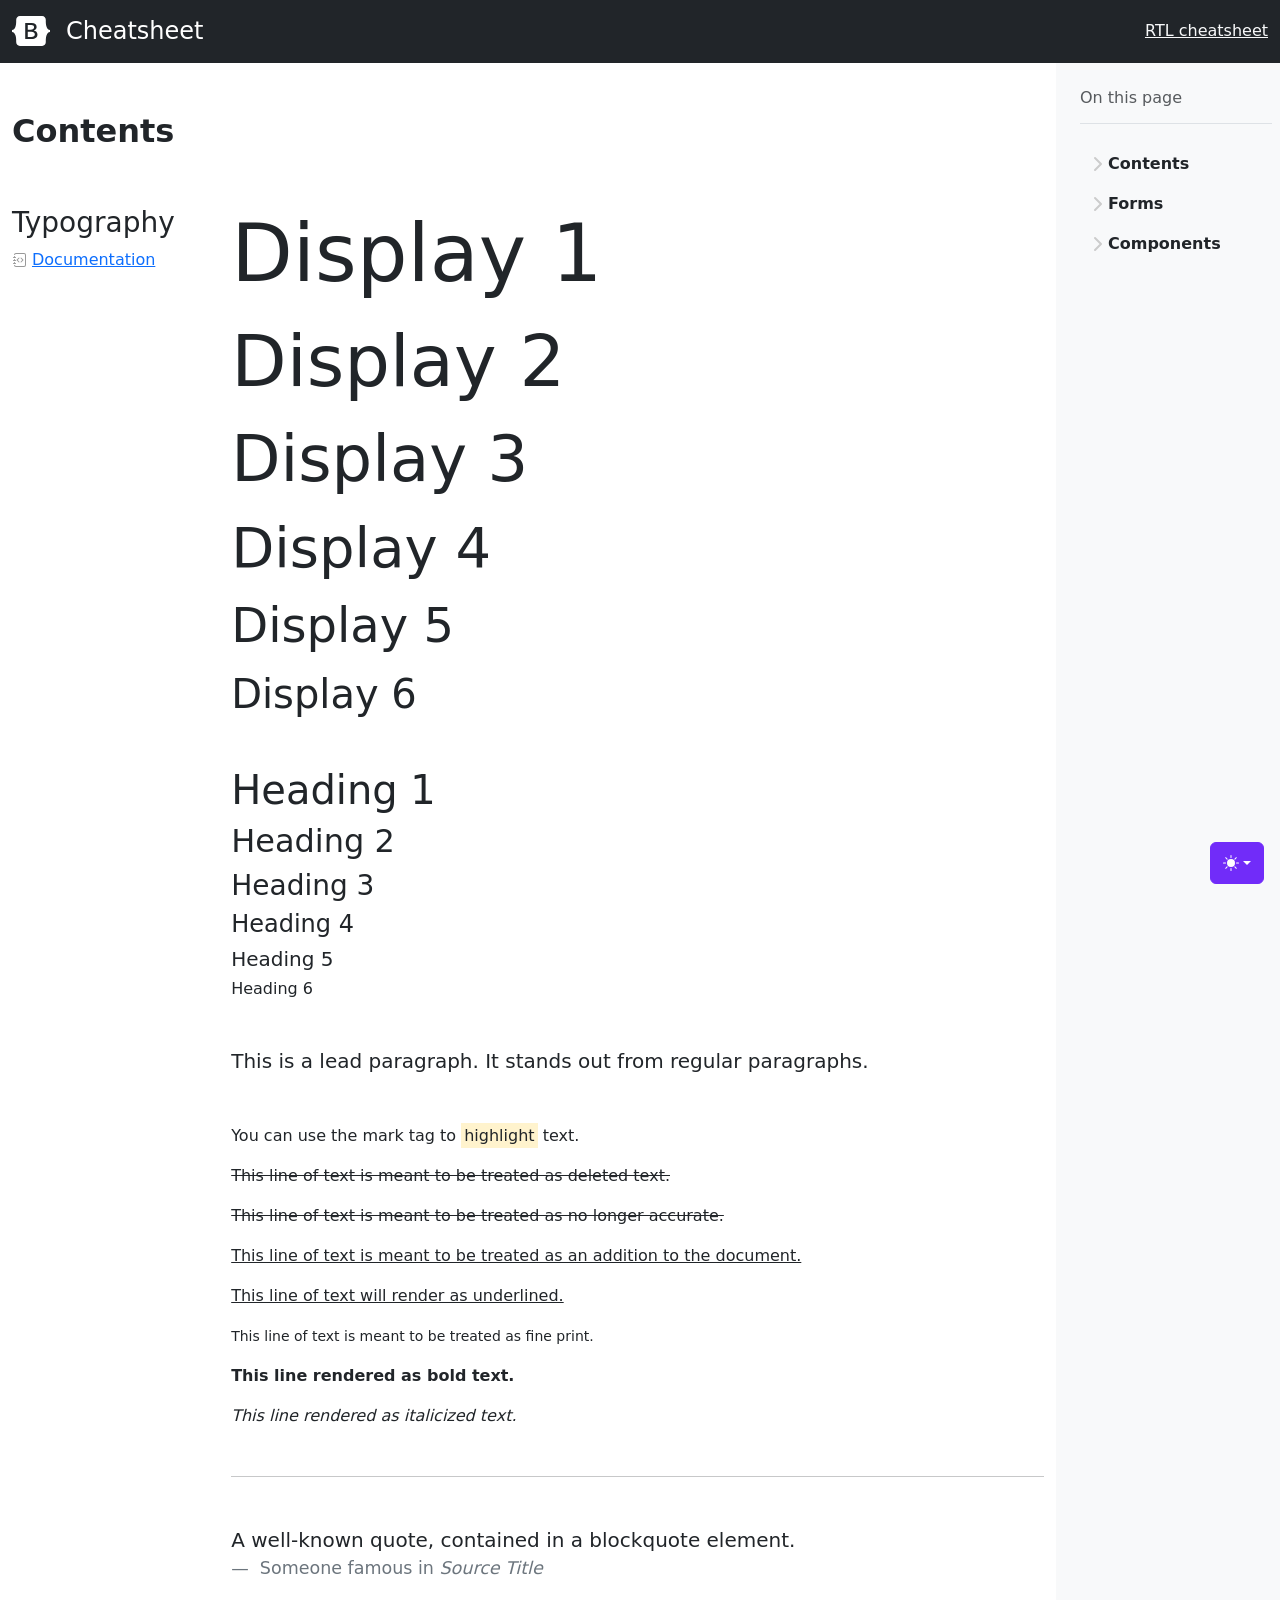
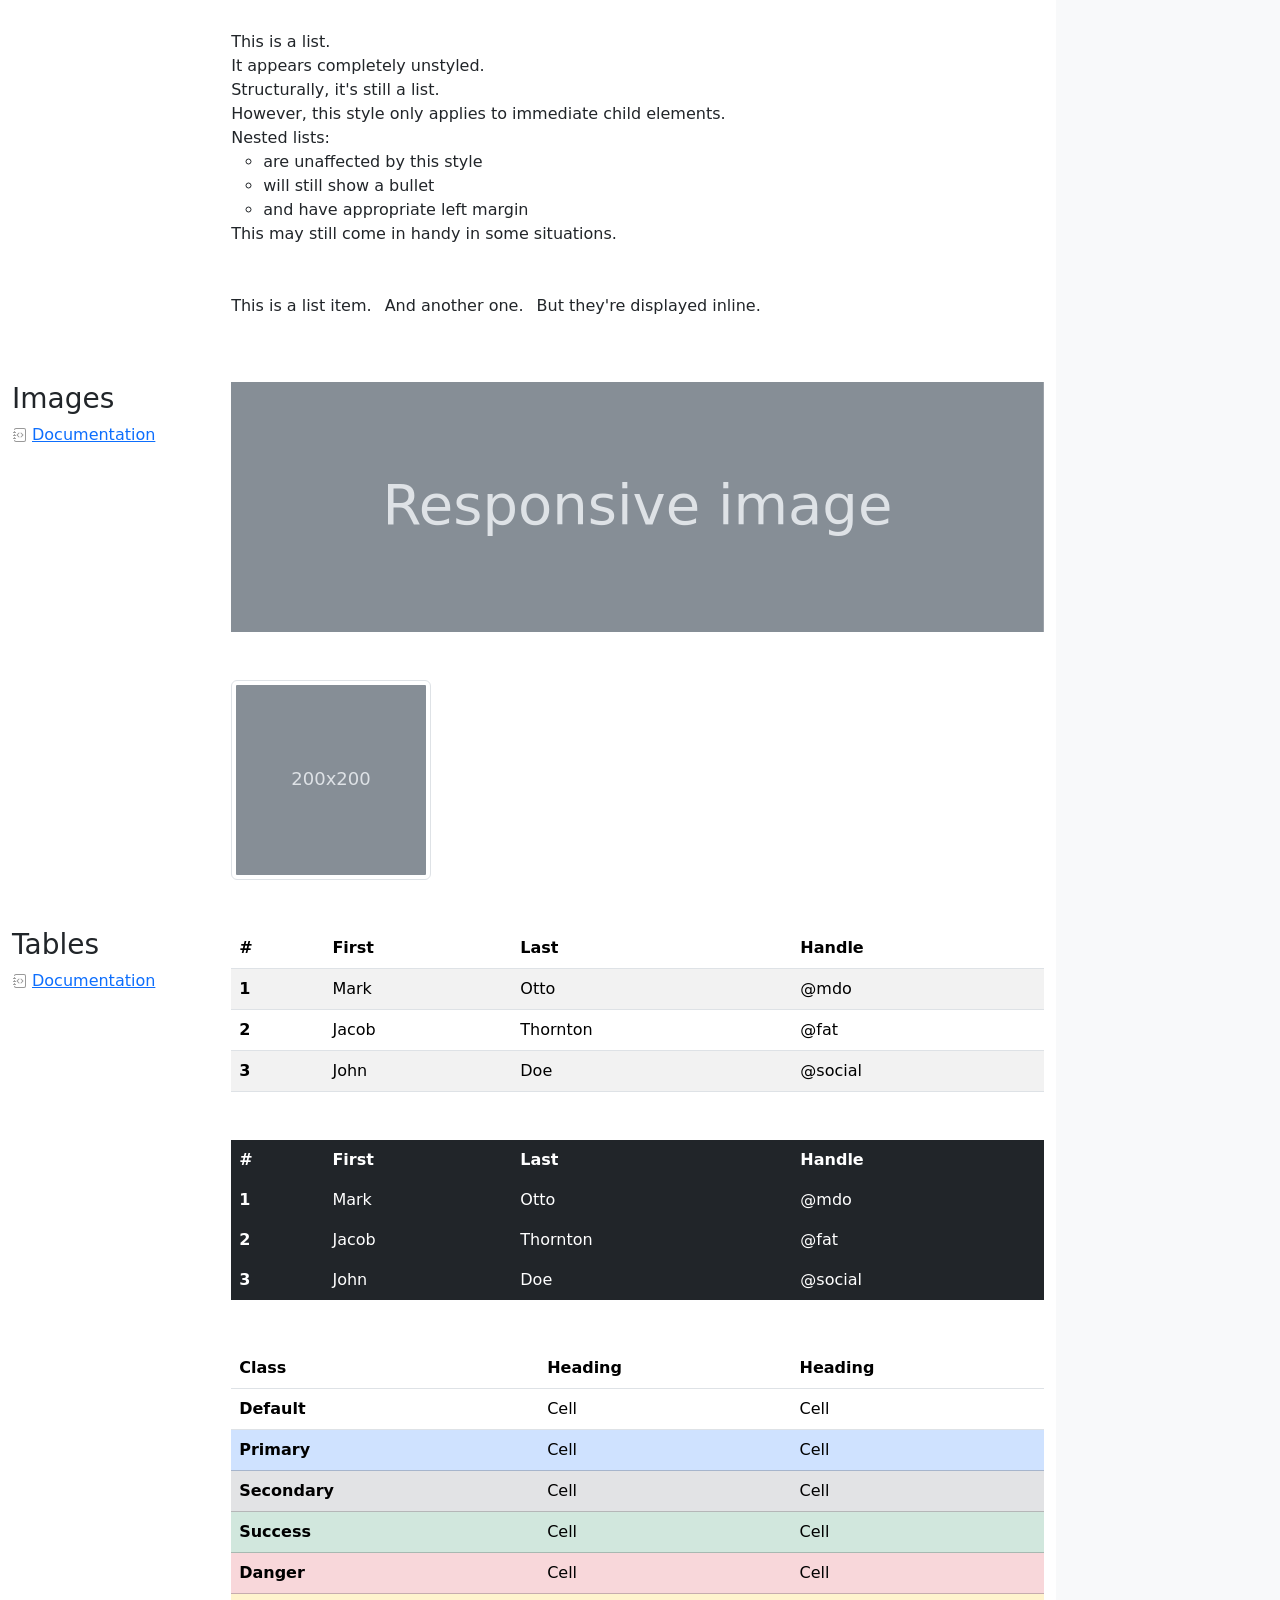
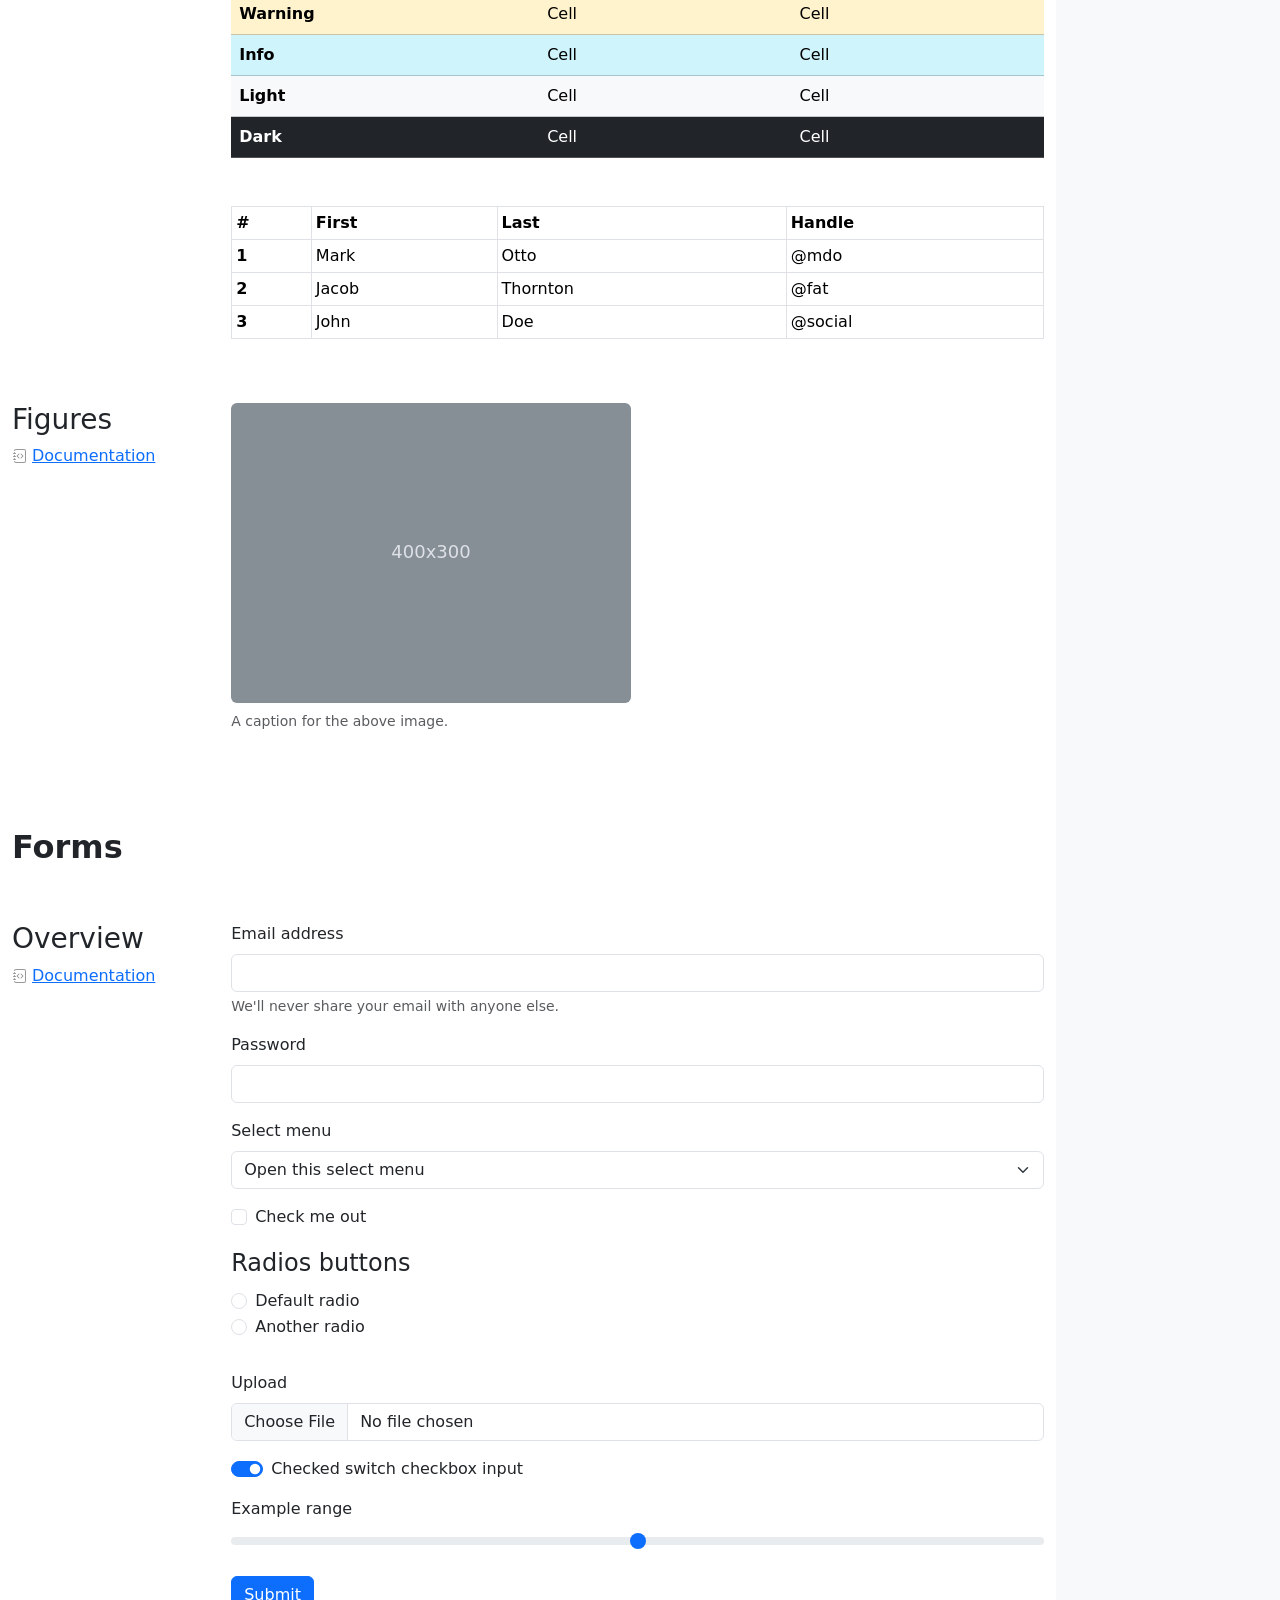
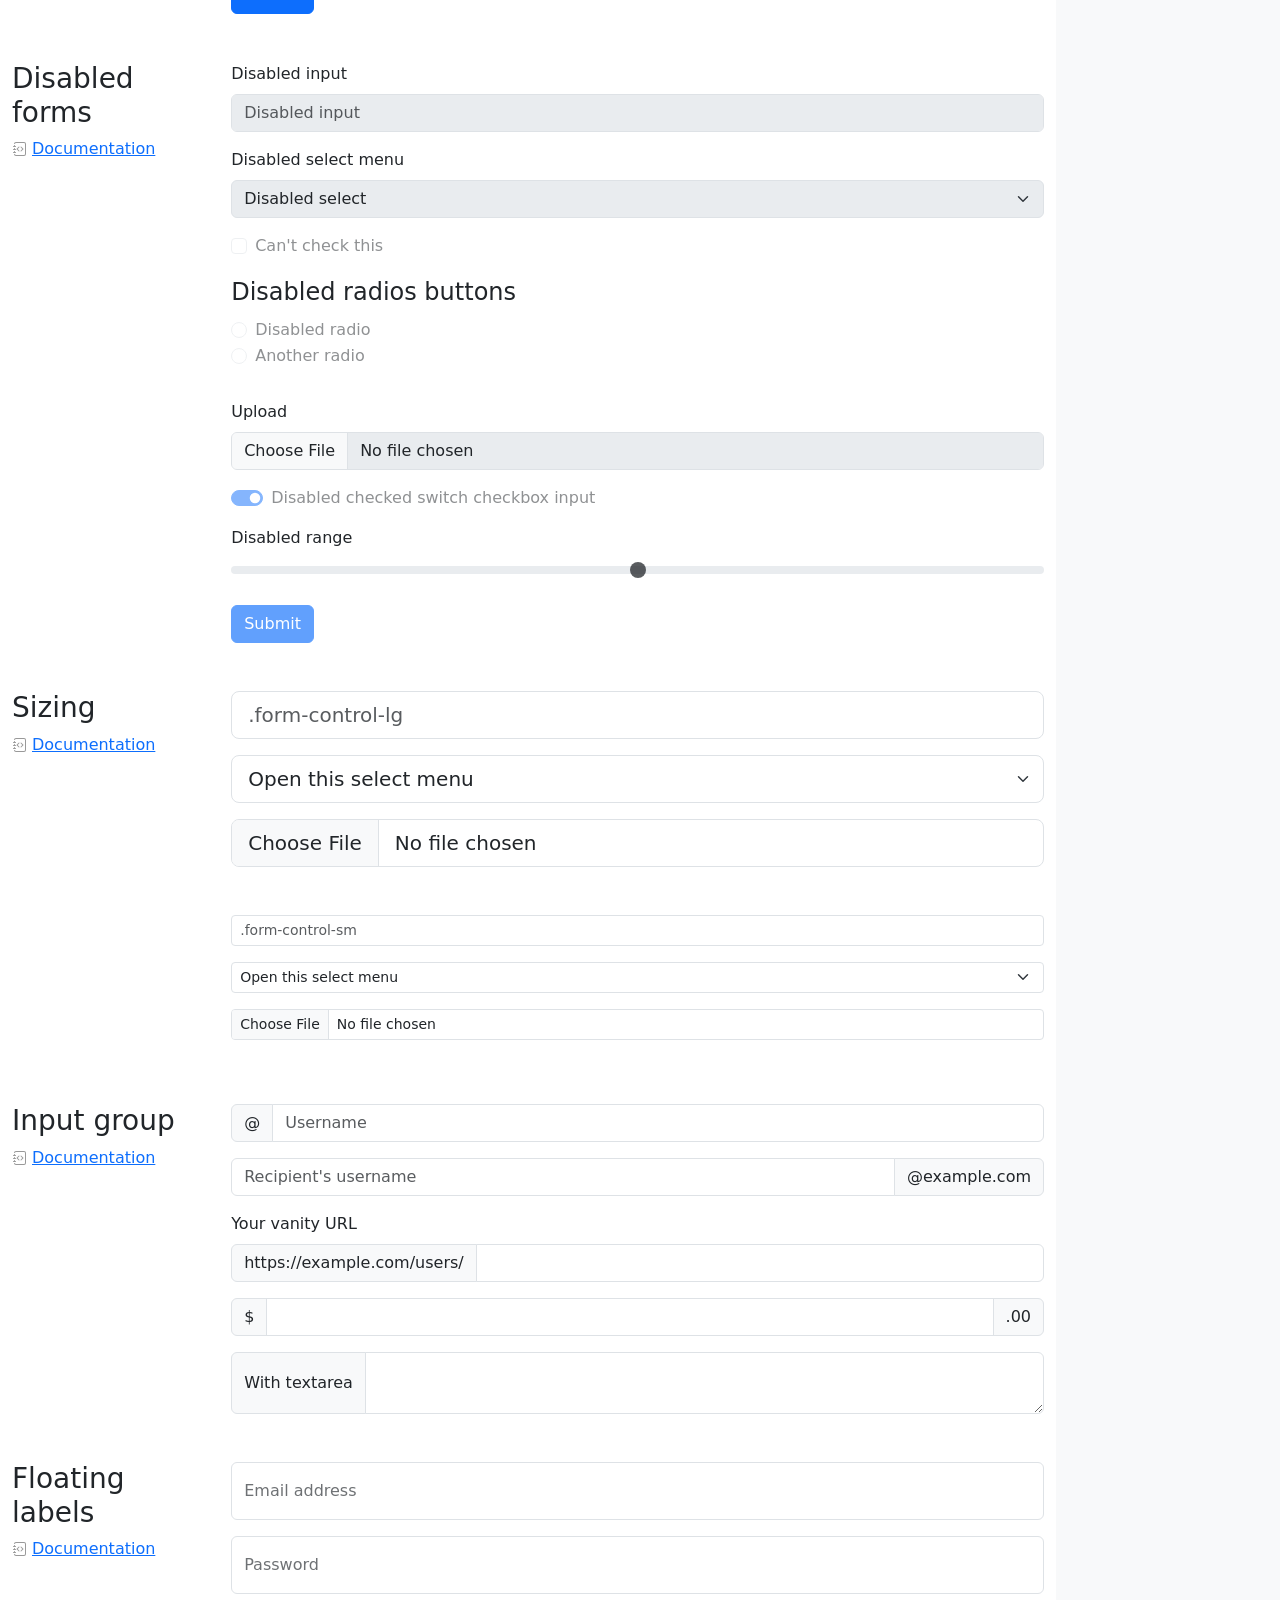
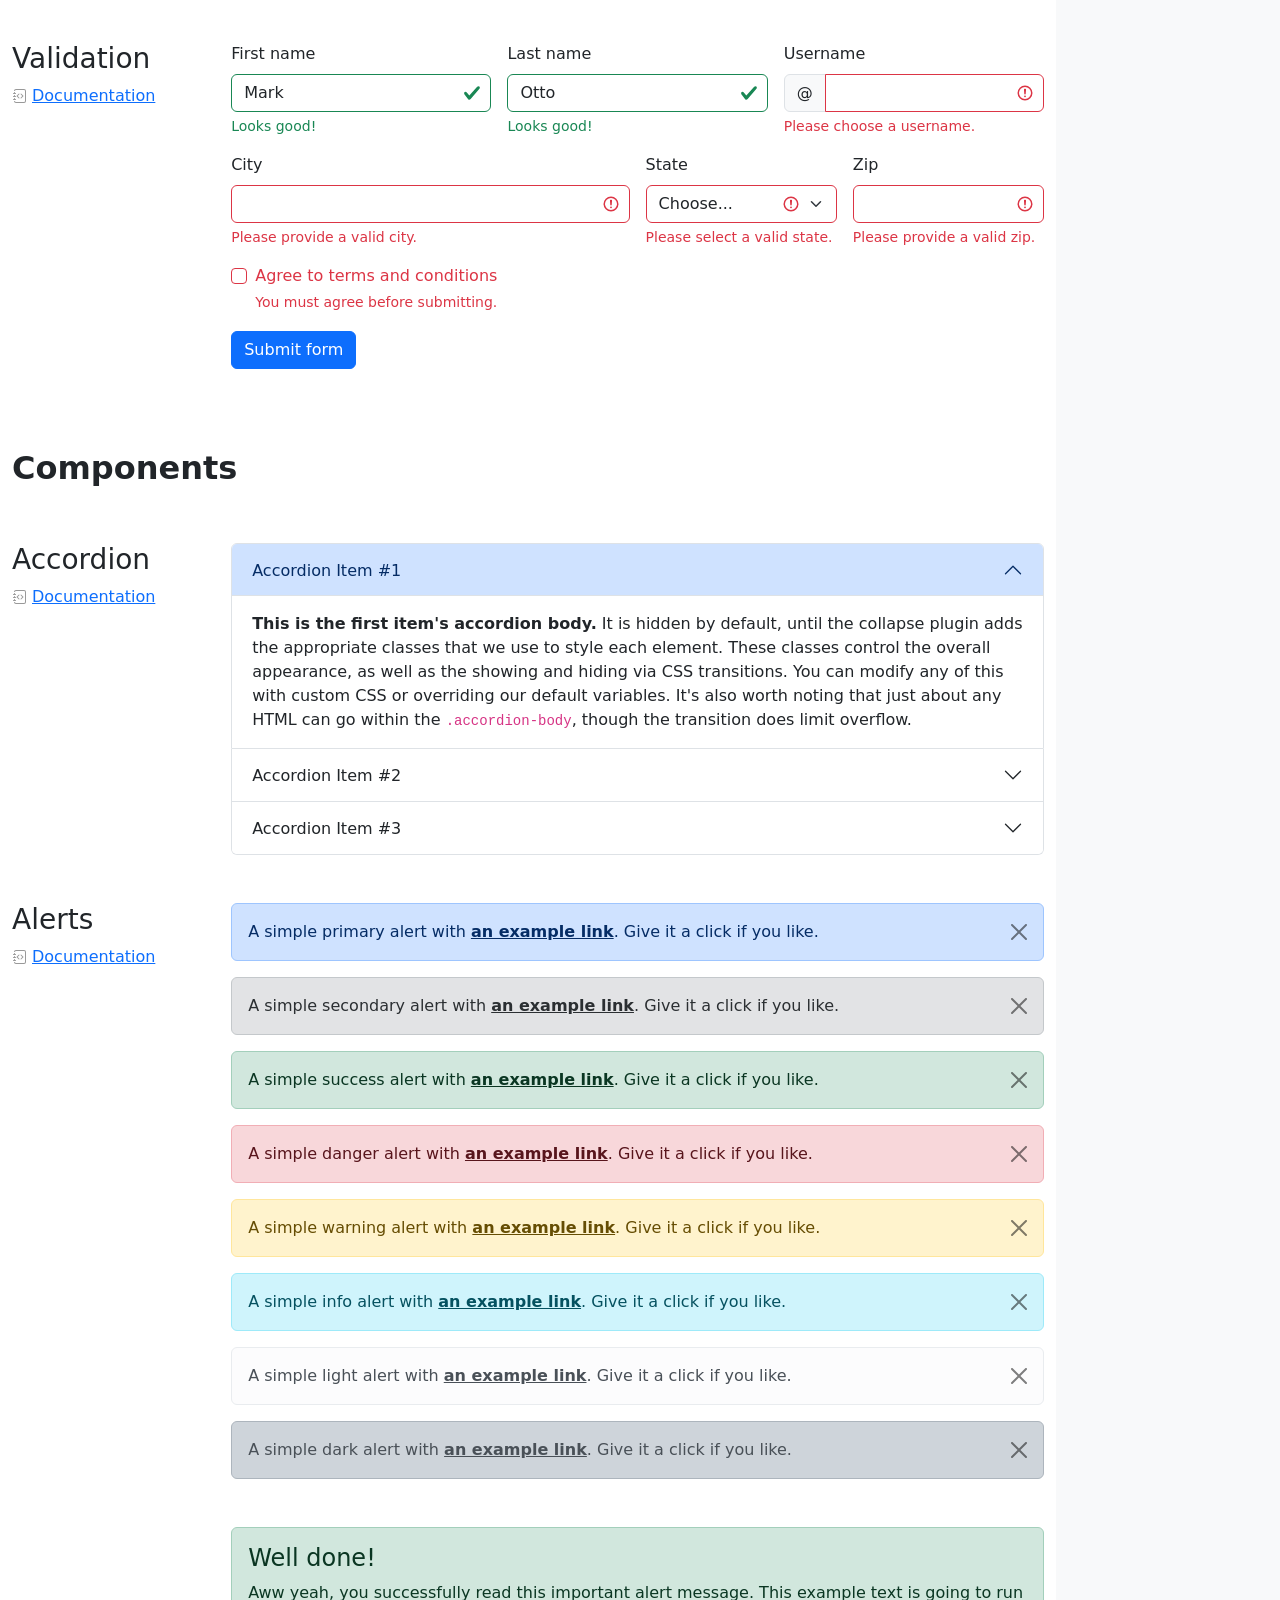
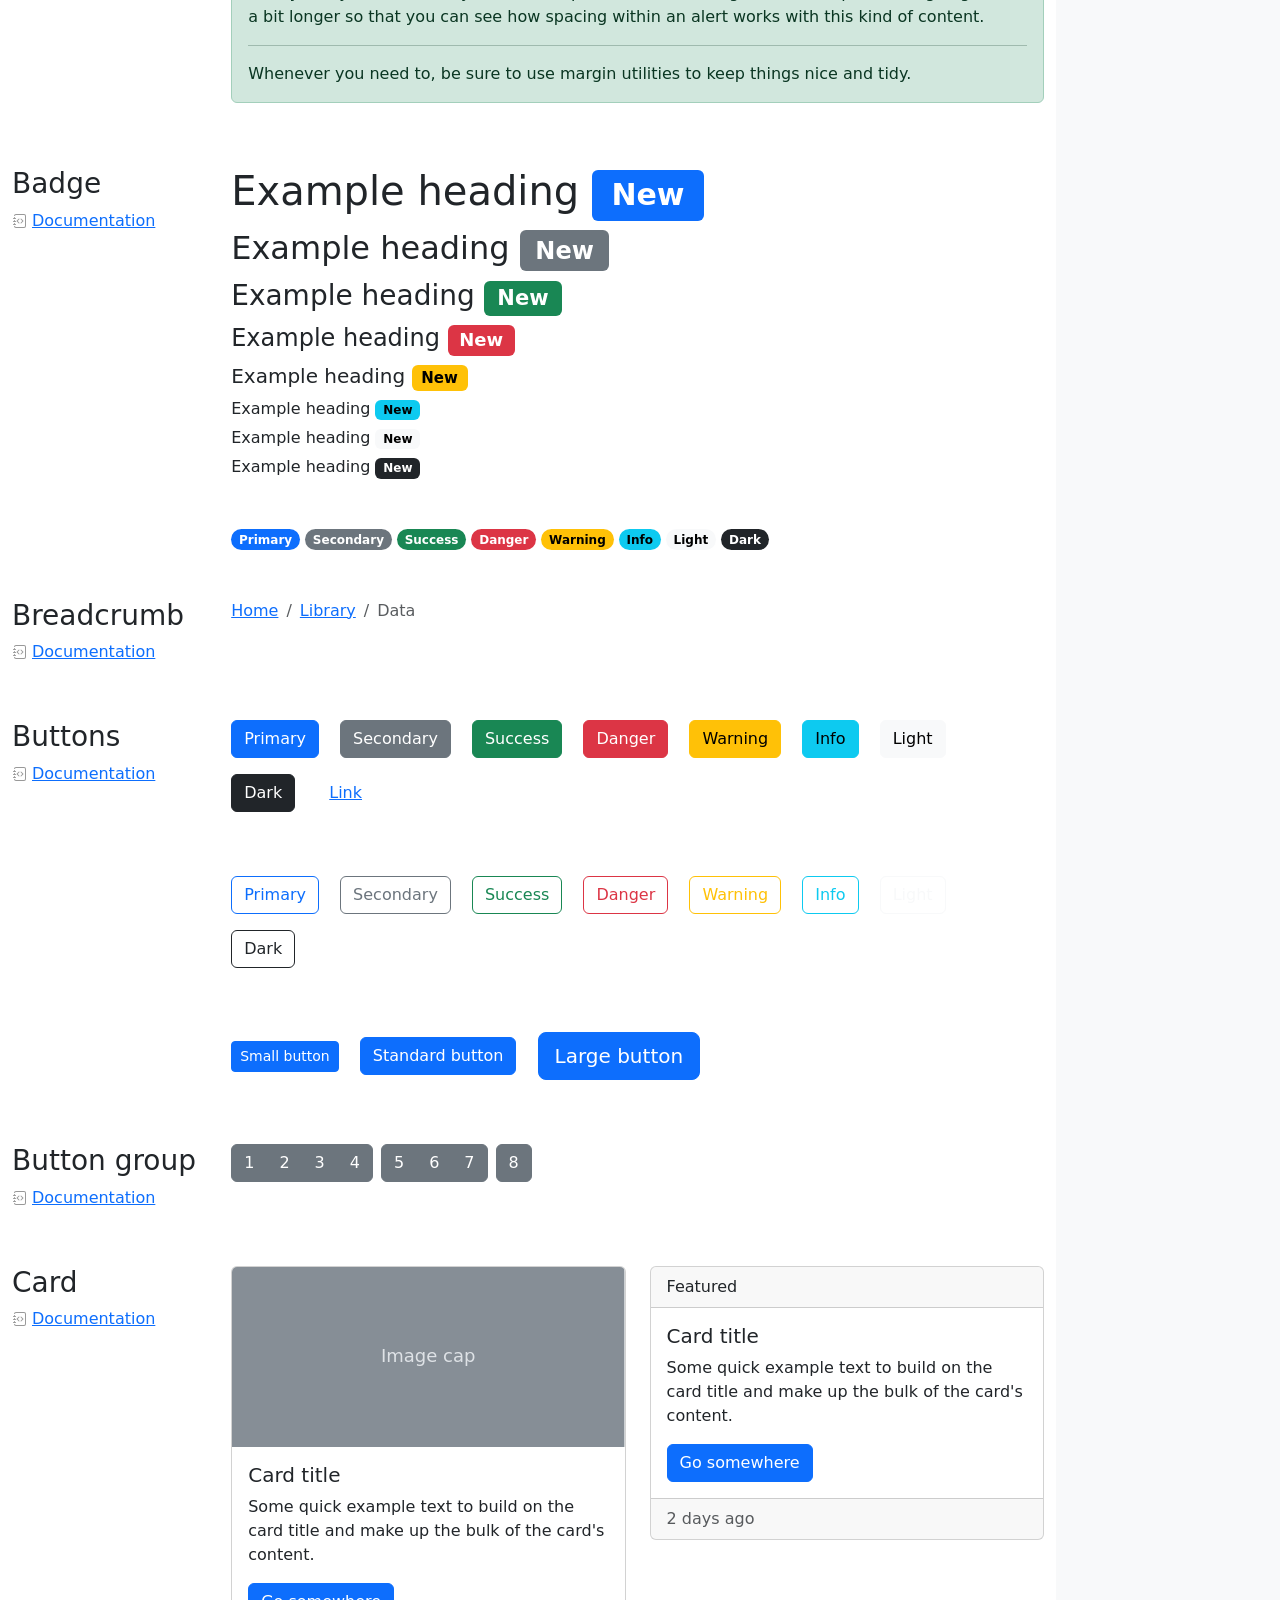
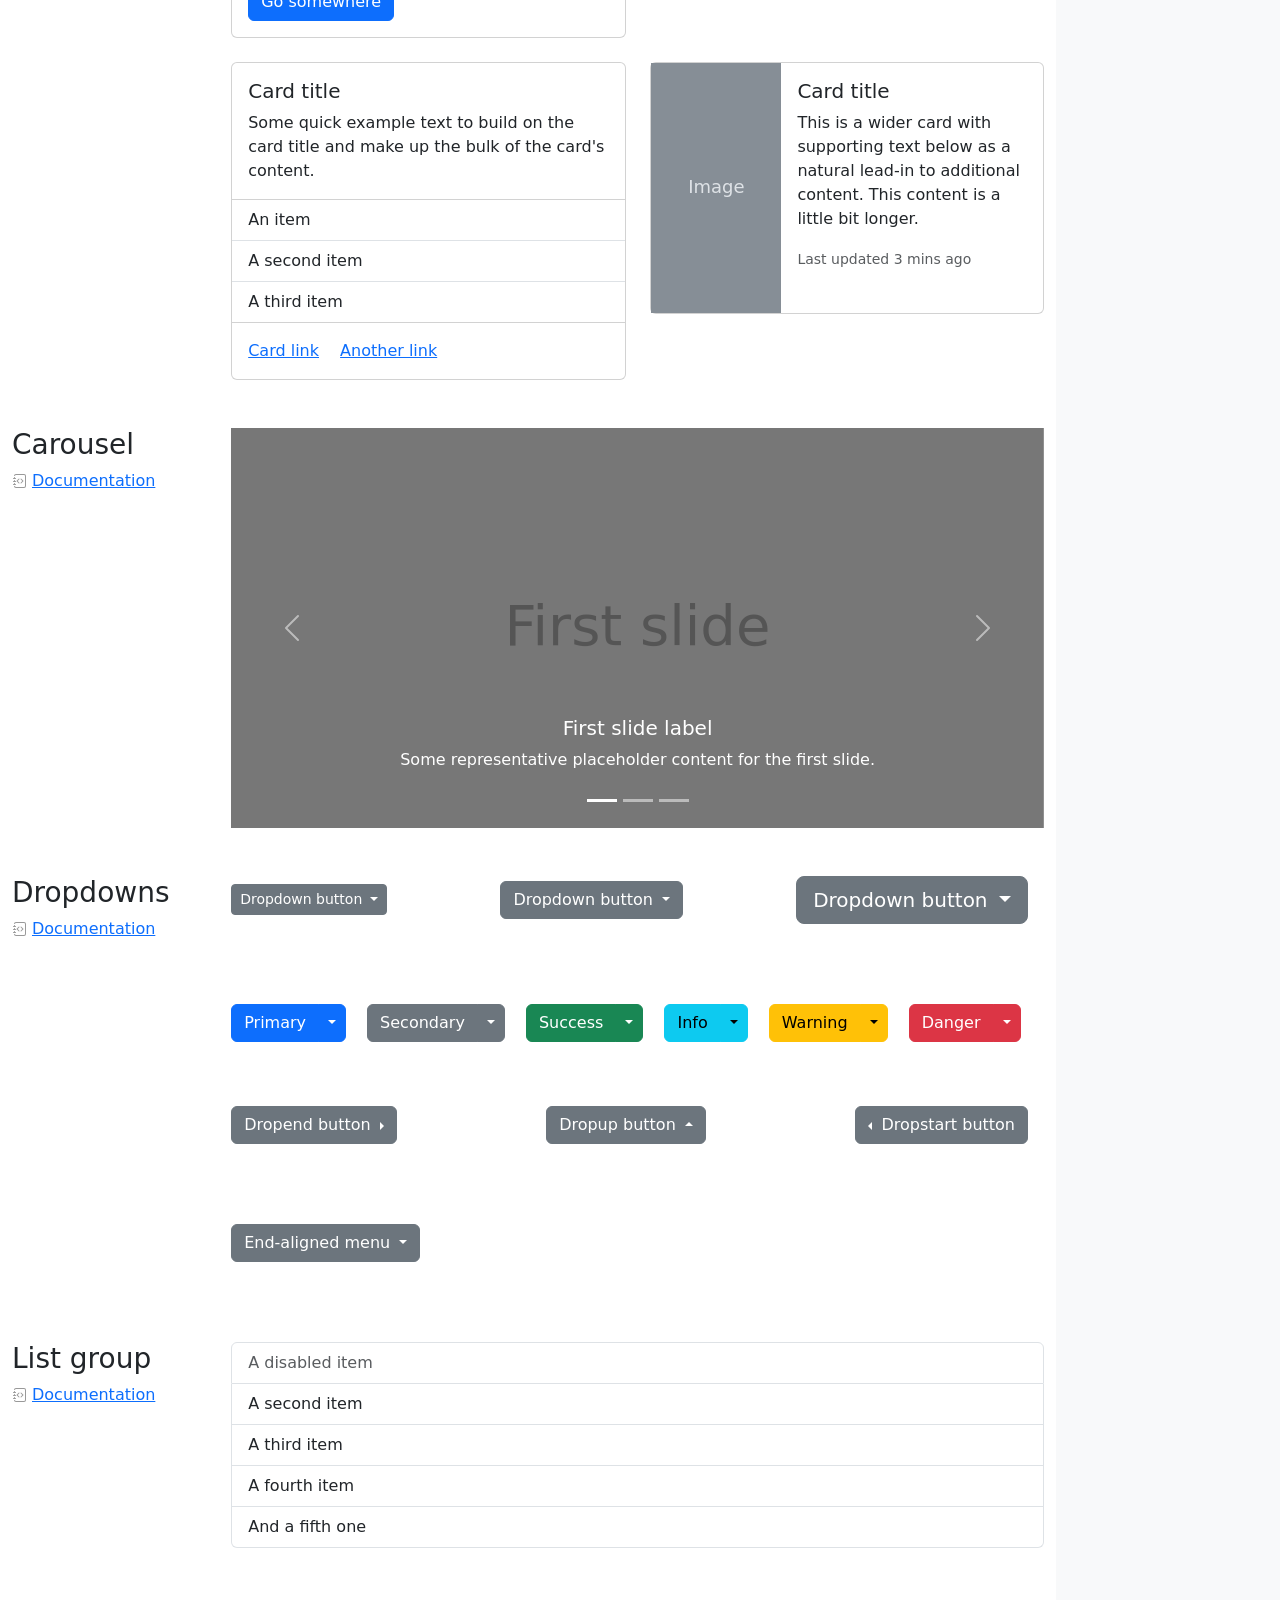
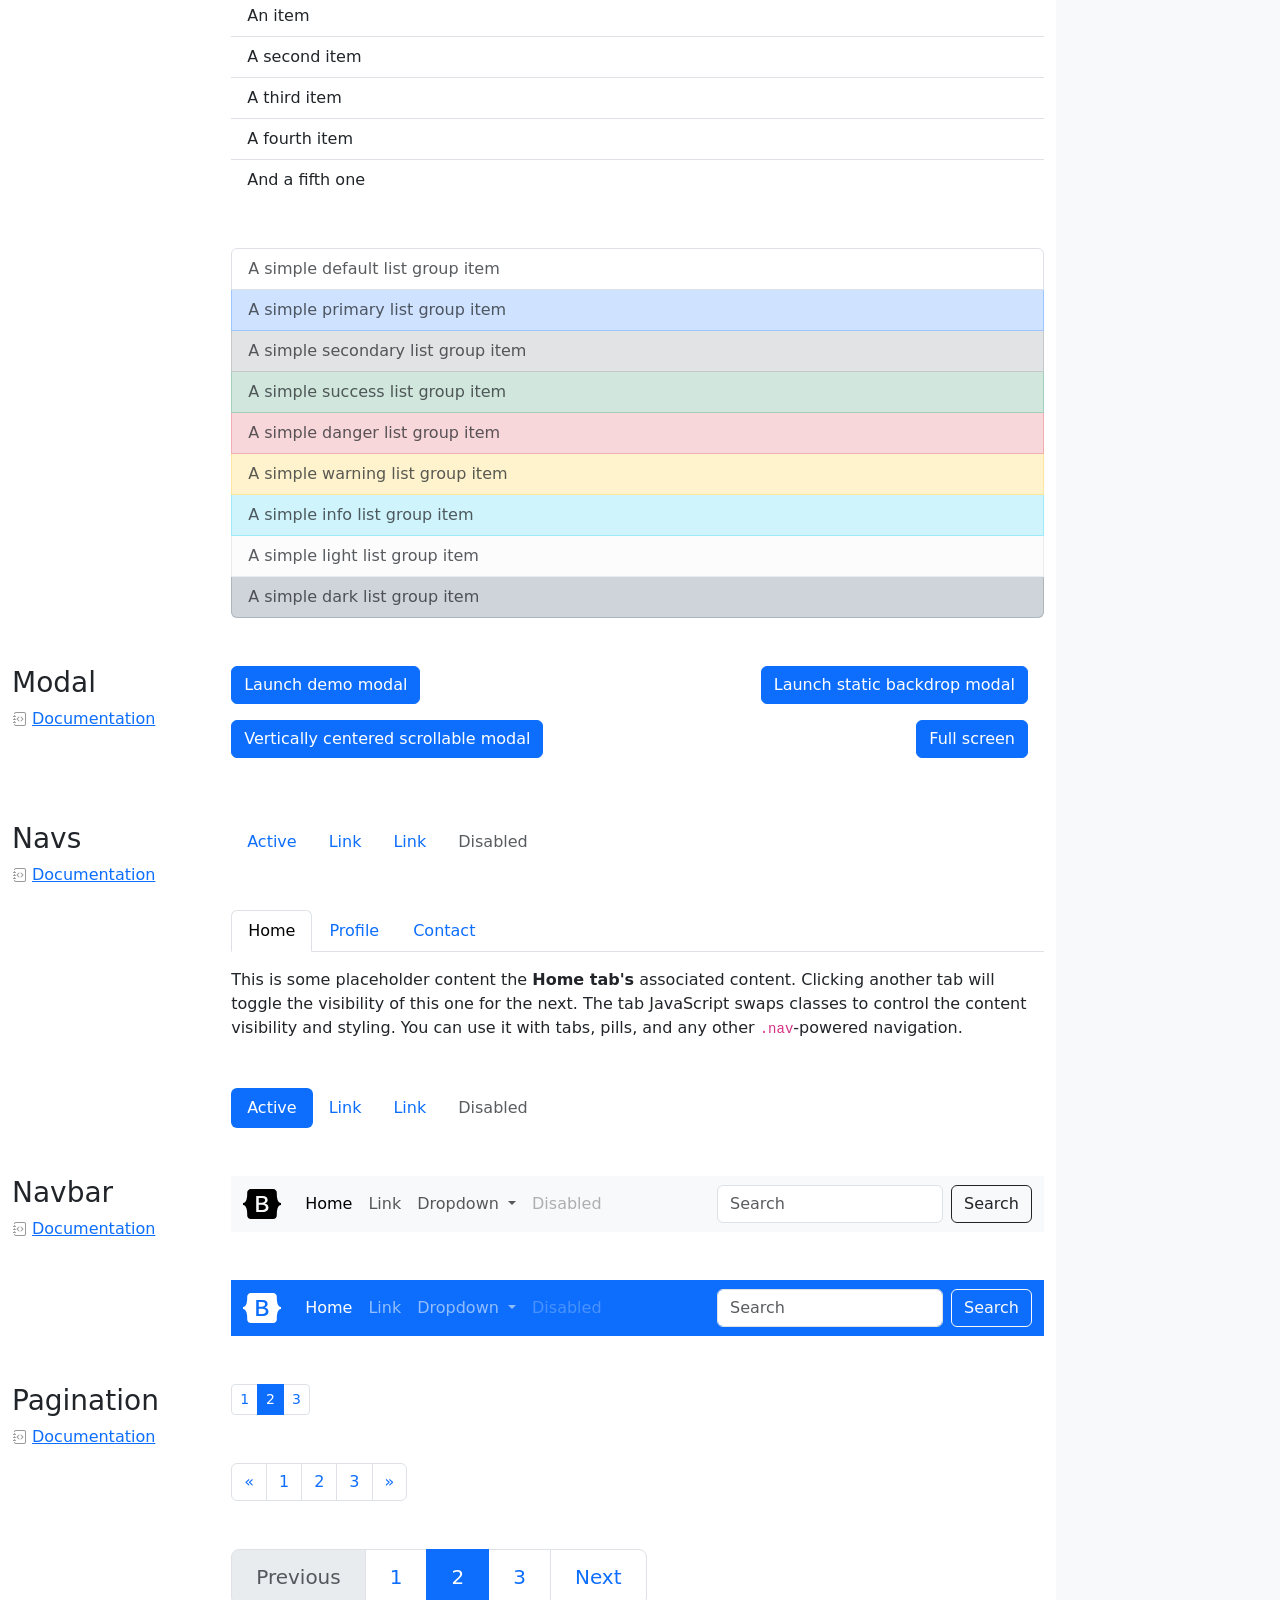
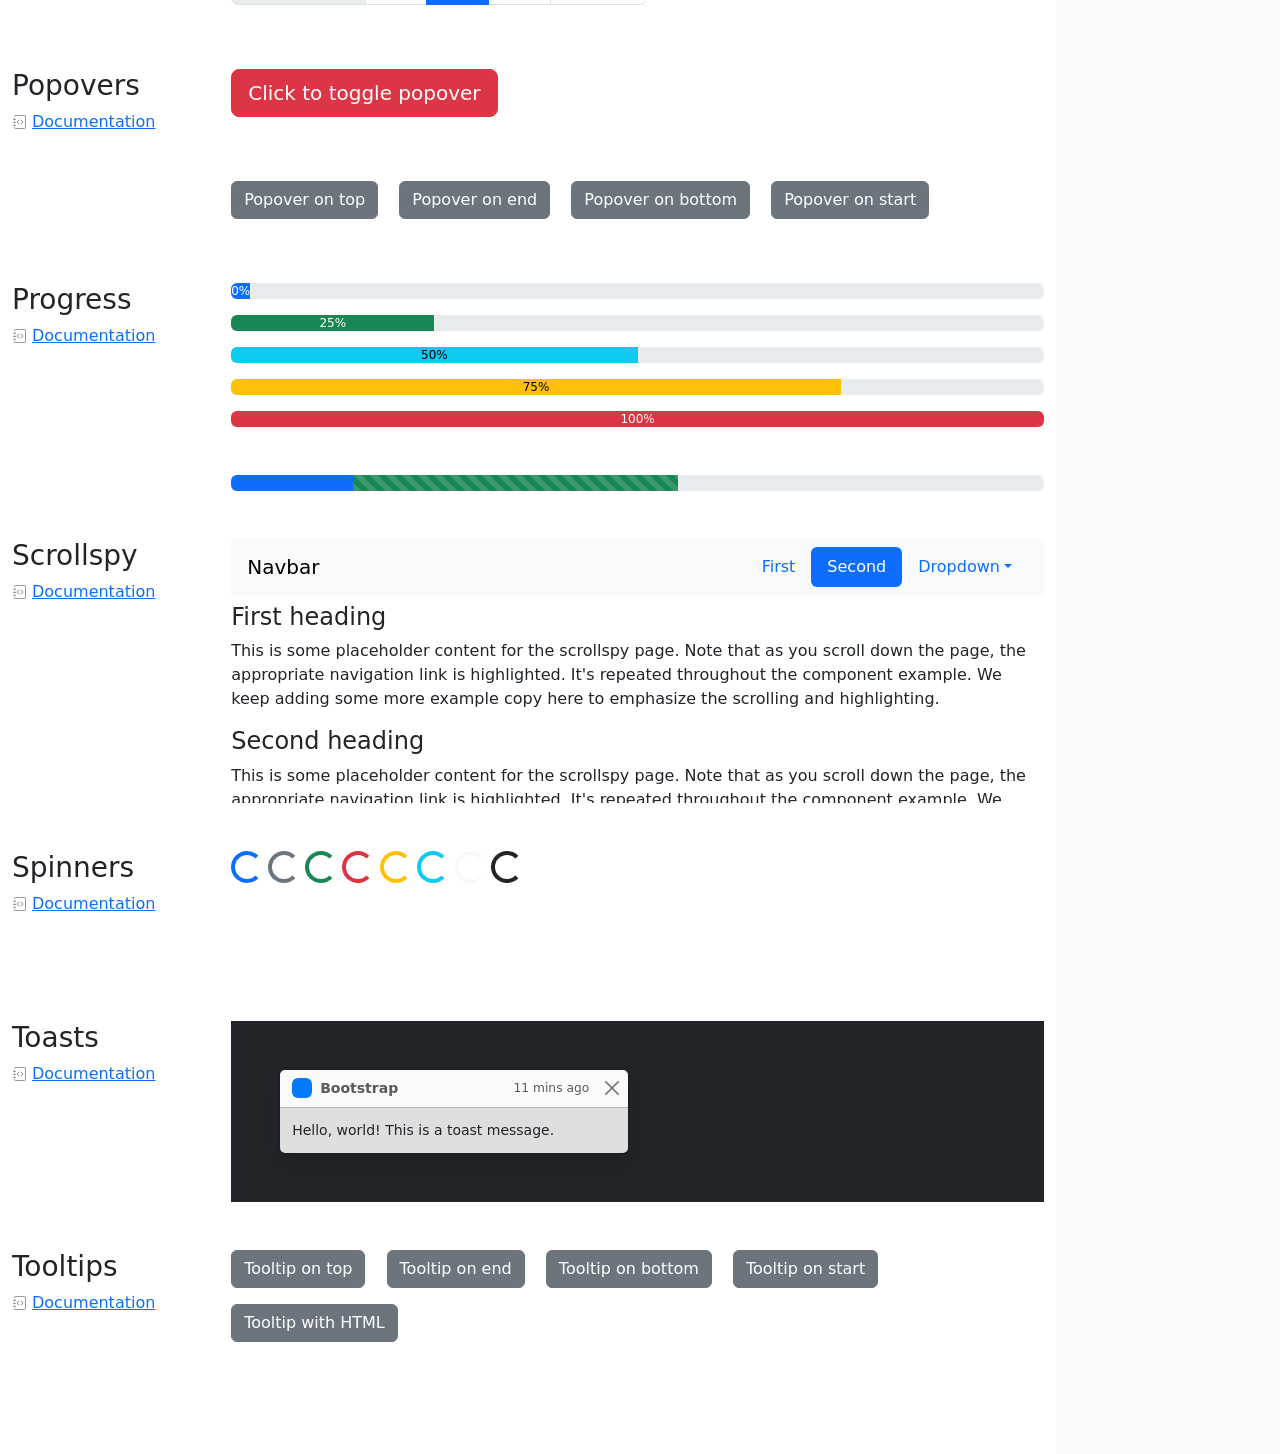
<file: bootstrap/examples/cheatsheet/index.html>
<!doctype html>
<html lang="en" data-bs-theme="auto">
  <head>
    <meta charset="utf-8" />
    <meta name="viewport" content="width=device-width, initial-scale=1" />
    <meta name="description" content="" />
    <meta
      name="author"
      content="Mark Otto, Jacob Thornton, and Bootstrap contributors"
    />
    <meta name="generator" content="Astro v5.13.2" />
    <title>Cheatsheet · Bootstrap v5.3</title>
    <link
      rel="canonical"
      href="https://getbootstrap.com/docs/5.3/examples/cheatsheet/"
    />
    <script src="../assets/js/color-modes.js"></script>
    <link href="../assets/dist/css/bootstrap.min.css" rel="stylesheet" />
    <meta name="theme-color" content="#712cf9" />
    <link href="cheatsheet.css" rel="stylesheet" />
    <style>
      .bd-placeholder-img {
        font-size: 1.125rem;
        text-anchor: middle;
        -webkit-user-select: none;
        -moz-user-select: none;
        user-select: none;
      }
      @media (min-width: 768px) {
        .bd-placeholder-img-lg {
          font-size: 3.5rem;
        }
      }
      .b-example-divider {
        width: 100%;
        height: 3rem;
        background-color: #0000001a;
        border: solid rgba(0, 0, 0, 0.15);
        border-width: 1px 0;
        box-shadow:
          inset 0 0.5em 1.5em #0000001a,
          inset 0 0.125em 0.5em #00000026;
      }
      .b-example-vr {
        flex-shrink: 0;
        width: 1.5rem;
        height: 100vh;
      }
      .bi {
        vertical-align: -0.125em;
        fill: currentColor;
      }
      .nav-scroller {
        position: relative;
        z-index: 2;
        height: 2.75rem;
        overflow-y: hidden;
      }
      .nav-scroller .nav {
        display: flex;
        flex-wrap: nowrap;
        padding-bottom: 1rem;
        margin-top: -1px;
        overflow-x: auto;
        text-align: center;
        white-space: nowrap;
        -webkit-overflow-scrolling: touch;
      }
      .btn-bd-primary {
        --bd-violet-bg: #712cf9;
        --bd-violet-rgb: 112.520718, 44.062154, 249.437846;
        --bs-btn-font-weight: 600;
        --bs-btn-color: var(--bs-white);
        --bs-btn-bg: var(--bd-violet-bg);
        --bs-btn-border-color: var(--bd-violet-bg);
        --bs-btn-hover-color: var(--bs-white);
        --bs-btn-hover-bg: #6528e0;
        --bs-btn-hover-border-color: #6528e0;
        --bs-btn-focus-shadow-rgb: var(--bd-violet-rgb);
        --bs-btn-active-color: var(--bs-btn-hover-color);
        --bs-btn-active-bg: #5a23c8;
        --bs-btn-active-border-color: #5a23c8;
      }
      .bd-mode-toggle {
        z-index: 1500;
      }
      .bd-mode-toggle .bi {
        width: 1em;
        height: 1em;
      }
      .bd-mode-toggle .dropdown-menu .active .bi {
        display: block !important;
      }
    </style>
  </head>
  <body class="bg-body-tertiary">
    <svg xmlns="http://www.w3.org/2000/svg" class="d-none">
      <symbol id="check2" viewBox="0 0 16 16">
        <path
          d="M13.854 3.646a.5.5 0 0 1 0 .708l-7 7a.5.5 0 0 1-.708 0l-3.5-3.5a.5.5 0 1 1 .708-.708L6.5 10.293l6.646-6.647a.5.5 0 0 1 .708 0z"
        ></path>
      </symbol>
      <symbol id="circle-half" viewBox="0 0 16 16">
        <path
          d="M8 15A7 7 0 1 0 8 1v14zm0 1A8 8 0 1 1 8 0a8 8 0 0 1 0 16z"
        ></path>
      </symbol>
      <symbol id="moon-stars-fill" viewBox="0 0 16 16">
        <path
          d="M6 .278a.768.768 0 0 1 .08.858 7.208 7.208 0 0 0-.878 3.46c0 4.021 3.278 7.277 7.318 7.277.527 0 1.04-.055 1.533-.16a.787.787 0 0 1 .81.316.733.733 0 0 1-.031.893A8.349 8.349 0 0 1 8.344 16C3.734 16 0 12.286 0 7.71 0 4.266 2.114 1.312 5.124.06A.752.752 0 0 1 6 .278z"
        ></path>
        <path
          d="M10.794 3.148a.217.217 0 0 1 .412 0l.387 1.162c.173.518.579.924 1.097 1.097l1.162.387a.217.217 0 0 1 0 .412l-1.162.387a1.734 1.734 0 0 0-1.097 1.097l-.387 1.162a.217.217 0 0 1-.412 0l-.387-1.162A1.734 1.734 0 0 0 9.31 6.593l-1.162-.387a.217.217 0 0 1 0-.412l1.162-.387a1.734 1.734 0 0 0 1.097-1.097l.387-1.162zM13.863.099a.145.145 0 0 1 .274 0l.258.774c.115.346.386.617.732.732l.774.258a.145.145 0 0 1 0 .274l-.774.258a1.156 1.156 0 0 0-.732.732l-.258.774a.145.145 0 0 1-.274 0l-.258-.774a1.156 1.156 0 0 0-.732-.732l-.774-.258a.145.145 0 0 1 0-.274l.774-.258c.346-.115.617-.386.732-.732L13.863.1z"
        ></path>
      </symbol>
      <symbol id="sun-fill" viewBox="0 0 16 16">
        <path
          d="M8 12a4 4 0 1 0 0-8 4 4 0 0 0 0 8zM8 0a.5.5 0 0 1 .5.5v2a.5.5 0 0 1-1 0v-2A.5.5 0 0 1 8 0zm0 13a.5.5 0 0 1 .5.5v2a.5.5 0 0 1-1 0v-2A.5.5 0 0 1 8 13zm8-5a.5.5 0 0 1-.5.5h-2a.5.5 0 0 1 0-1h2a.5.5 0 0 1 .5.5zM3 8a.5.5 0 0 1-.5.5h-2a.5.5 0 0 1 0-1h2A.5.5 0 0 1 3 8zm10.657-5.657a.5.5 0 0 1 0 .707l-1.414 1.415a.5.5 0 1 1-.707-.708l1.414-1.414a.5.5 0 0 1 .707 0zm-9.193 9.193a.5.5 0 0 1 0 .707L3.05 13.657a.5.5 0 0 1-.707-.707l1.414-1.414a.5.5 0 0 1 .707 0zm9.193 2.121a.5.5 0 0 1-.707 0l-1.414-1.414a.5.5 0 0 1 .707-.707l1.414 1.414a.5.5 0 0 1 0 .707zM4.464 4.465a.5.5 0 0 1-.707 0L2.343 3.05a.5.5 0 1 1 .707-.707l1.414 1.414a.5.5 0 0 1 0 .708z"
        ></path>
      </symbol>
    </svg>
    <div
      class="dropdown position-fixed bottom-0 end-0 mb-3 me-3 bd-mode-toggle"
    >
      <button
        class="btn btn-bd-primary py-2 dropdown-toggle d-flex align-items-center"
        id="bd-theme"
        type="button"
        aria-expanded="false"
        data-bs-toggle="dropdown"
        aria-label="Toggle theme (auto)"
      >
        <svg class="bi my-1 theme-icon-active" aria-hidden="true">
          <use href="#circle-half"></use>
        </svg>
        <span class="visually-hidden" id="bd-theme-text">Toggle theme</span>
      </button>
      <ul
        class="dropdown-menu dropdown-menu-end shadow"
        aria-labelledby="bd-theme-text"
      >
        <li>
          <button
            type="button"
            class="dropdown-item d-flex align-items-center"
            data-bs-theme-value="light"
            aria-pressed="false"
          >
            <svg class="bi me-2 opacity-50" aria-hidden="true">
              <use href="#sun-fill"></use>
            </svg>
            Light
            <svg class="bi ms-auto d-none" aria-hidden="true">
              <use href="#check2"></use>
            </svg>
          </button>
        </li>
        <li>
          <button
            type="button"
            class="dropdown-item d-flex align-items-center"
            data-bs-theme-value="dark"
            aria-pressed="false"
          >
            <svg class="bi me-2 opacity-50" aria-hidden="true">
              <use href="#moon-stars-fill"></use>
            </svg>
            Dark
            <svg class="bi ms-auto d-none" aria-hidden="true">
              <use href="#check2"></use>
            </svg>
          </button>
        </li>
        <li>
          <button
            type="button"
            class="dropdown-item d-flex align-items-center active"
            data-bs-theme-value="auto"
            aria-pressed="true"
          >
            <svg class="bi me-2 opacity-50" aria-hidden="true">
              <use href="#circle-half"></use>
            </svg>
            Auto
            <svg class="bi ms-auto d-none" aria-hidden="true">
              <use href="#check2"></use>
            </svg>
          </button>
        </li>
      </ul>
    </div>
    <header
      class="bd-header bg-dark py-3 d-flex align-items-stretch border-bottom border-dark"
    >
      <div class="container-fluid d-flex align-items-center">
        <h1 class="d-flex align-items-center fs-4 text-white mb-0">
          <img
            src="../assets/brand/bootstrap-logo-white.svg"
            width="38"
            height="30"
            class="me-3"
            alt="Bootstrap"
          />
          Cheatsheet
        </h1>
        <a
          href="../examples/cheatsheet-rtl/"
          class="ms-auto link-light"
          hreflang="ar"
          >RTL cheatsheet</a
        >
      </div>
    </header>
    <aside
      class="bd-aside sticky-xl-top text-body-secondary align-self-start mb-3 mb-xl-5 px-2"
    >
      <h2 class="h6 pt-4 pb-3 mb-4 border-bottom">On this page</h2>
      <nav class="small" id="toc">
        <ul class="list-unstyled">
          <li class="my-2">
            <button
              type="button"
              class="btn d-inline-flex align-items-center collapsed border-0"
              data-bs-toggle="collapse"
              aria-expanded="false"
              data-bs-target="#contents-collapse"
              aria-controls="contents-collapse"
            >
              Contents
            </button>
            <ul class="list-unstyled ps-3 collapse" id="contents-collapse">
              <li>
                <a
                  class="d-inline-flex align-items-center rounded text-decoration-none"
                  href="#typography"
                  >Typography</a
                >
              </li>
              <li>
                <a
                  class="d-inline-flex align-items-center rounded text-decoration-none"
                  href="#images"
                  >Images</a
                >
              </li>
              <li>
                <a
                  class="d-inline-flex align-items-center rounded text-decoration-none"
                  href="#tables"
                  >Tables</a
                >
              </li>
              <li>
                <a
                  class="d-inline-flex align-items-center rounded text-decoration-none"
                  href="#figures"
                  >Figures</a
                >
              </li>
            </ul>
          </li>
          <li class="my-2">
            <button
              type="button"
              class="btn d-inline-flex align-items-center collapsed border-0"
              data-bs-toggle="collapse"
              aria-expanded="false"
              data-bs-target="#forms-collapse"
              aria-controls="forms-collapse"
            >
              Forms
            </button>
            <ul class="list-unstyled ps-3 collapse" id="forms-collapse">
              <li>
                <a
                  class="d-inline-flex align-items-center rounded text-decoration-none"
                  href="#overview"
                  >Overview</a
                >
              </li>
              <li>
                <a
                  class="d-inline-flex align-items-center rounded text-decoration-none"
                  href="#disabled-forms"
                  >Disabled forms</a
                >
              </li>
              <li>
                <a
                  class="d-inline-flex align-items-center rounded text-decoration-none"
                  href="#sizing"
                  >Sizing</a
                >
              </li>
              <li>
                <a
                  class="d-inline-flex align-items-center rounded text-decoration-none"
                  href="#input-group"
                  >Input group</a
                >
              </li>
              <li>
                <a
                  class="d-inline-flex align-items-center rounded text-decoration-none"
                  href="#floating-labels"
                  >Floating labels</a
                >
              </li>
              <li>
                <a
                  class="d-inline-flex align-items-center rounded text-decoration-none"
                  href="#validation"
                  >Validation</a
                >
              </li>
            </ul>
          </li>
          <li class="my-2">
            <button
              type="button"
              class="btn d-inline-flex align-items-center collapsed border-0"
              data-bs-toggle="collapse"
              aria-expanded="false"
              data-bs-target="#components-collapse"
              aria-controls="components-collapse"
            >
              Components
            </button>
            <ul class="list-unstyled ps-3 collapse" id="components-collapse">
              <li>
                <a
                  class="d-inline-flex align-items-center rounded text-decoration-none"
                  href="#accordion"
                  >Accordion</a
                >
              </li>
              <li>
                <a
                  class="d-inline-flex align-items-center rounded text-decoration-none"
                  href="#alerts"
                  >Alerts</a
                >
              </li>
              <li>
                <a
                  class="d-inline-flex align-items-center rounded text-decoration-none"
                  href="#badge"
                  >Badge</a
                >
              </li>
              <li>
                <a
                  class="d-inline-flex align-items-center rounded text-decoration-none"
                  href="#breadcrumb"
                  >Breadcrumb</a
                >
              </li>
              <li>
                <a
                  class="d-inline-flex align-items-center rounded text-decoration-none"
                  href="#buttons"
                  >Buttons</a
                >
              </li>
              <li>
                <a
                  class="d-inline-flex align-items-center rounded text-decoration-none"
                  href="#button-group"
                  >Button group</a
                >
              </li>
              <li>
                <a
                  class="d-inline-flex align-items-center rounded text-decoration-none"
                  href="#card"
                  >Card</a
                >
              </li>
              <li>
                <a
                  class="d-inline-flex align-items-center rounded text-decoration-none"
                  href="#carousel"
                  >Carousel</a
                >
              </li>
              <li>
                <a
                  class="d-inline-flex align-items-center rounded text-decoration-none"
                  href="#dropdowns"
                  >Dropdowns</a
                >
              </li>
              <li>
                <a
                  class="d-inline-flex align-items-center rounded text-decoration-none"
                  href="#list-group"
                  >List group</a
                >
              </li>
              <li>
                <a
                  class="d-inline-flex align-items-center rounded text-decoration-none"
                  href="#modal"
                  >Modal</a
                >
              </li>
              <li>
                <a
                  class="d-inline-flex align-items-center rounded text-decoration-none"
                  href="#navs"
                  >Navs</a
                >
              </li>
              <li>
                <a
                  class="d-inline-flex align-items-center rounded text-decoration-none"
                  href="#navbar"
                  >Navbar</a
                >
              </li>
              <li>
                <a
                  class="d-inline-flex align-items-center rounded text-decoration-none"
                  href="#pagination"
                  >Pagination</a
                >
              </li>
              <li>
                <a
                  class="d-inline-flex align-items-center rounded text-decoration-none"
                  href="#popovers"
                  >Popovers</a
                >
              </li>
              <li>
                <a
                  class="d-inline-flex align-items-center rounded text-decoration-none"
                  href="#progress"
                  >Progress</a
                >
              </li>
              <li>
                <a
                  class="d-inline-flex align-items-center rounded text-decoration-none"
                  href="#scrollspy"
                  >Scrollspy</a
                >
              </li>
              <li>
                <a
                  class="d-inline-flex align-items-center rounded text-decoration-none"
                  href="#spinners"
                  >Spinners</a
                >
              </li>
              <li>
                <a
                  class="d-inline-flex align-items-center rounded text-decoration-none"
                  href="#toasts"
                  >Toasts</a
                >
              </li>
              <li>
                <a
                  class="d-inline-flex align-items-center rounded text-decoration-none"
                  href="#tooltips"
                  >Tooltips</a
                >
              </li>
            </ul>
          </li>
        </ul>
      </nav>
    </aside>
    <main class="bd-cheatsheet container-fluid bg-body">
      <section id="content">
        <h2 class="sticky-xl-top fw-bold pt-3 pt-xl-5 pb-2 pb-xl-3">
          Contents
        </h2>
        <article class="my-3" id="typography">
          <div
            class="bd-heading sticky-xl-top align-self-start mt-5 mb-3 mt-xl-0 mb-xl-2"
          >
            <h3>Typography</h3>
            <a class="d-flex align-items-center" href="../content/typography"
              >Documentation</a
            >
          </div>
          <div>
            <div class="bd-example-snippet bd-code-snippet">
              <div class="bd-example m-0 border-0">
                <p class="display-1">Display 1</p>
                <p class="display-2">Display 2</p>
                <p class="display-3">Display 3</p>
                <p class="display-4">Display 4</p>
                <p class="display-5">Display 5</p>
                <p class="display-6">Display 6</p>
              </div>
            </div>
            <div class="bd-example-snippet bd-code-snippet">
              <div class="bd-example m-0 border-0">
                <p class="h1">Heading 1</p>
                <p class="h2">Heading 2</p>
                <p class="h3">Heading 3</p>
                <p class="h4">Heading 4</p>
                <p class="h5">Heading 5</p>
                <p class="h6">Heading 6</p>
              </div>
            </div>
            <div class="bd-example-snippet bd-code-snippet">
              <div class="bd-example m-0 border-0">
                <p class="lead">
                  This is a lead paragraph. It stands out from regular
                  paragraphs.
                </p>
              </div>
            </div>
            <div class="bd-example-snippet bd-code-snippet">
              <div class="bd-example m-0 border-0">
                <p>You can use the mark tag to <mark>highlight</mark> text.</p>
                <p>
                  <del
                    >This line of text is meant to be treated as deleted
                    text.</del
                  >
                </p>
                <p>
                  <s
                    >This line of text is meant to be treated as no longer
                    accurate.</s
                  >
                </p>
                <p>
                  <ins
                    >This line of text is meant to be treated as an addition to
                    the document.</ins
                  >
                </p>
                <p><u>This line of text will render as underlined.</u></p>
                <p>
                  <small
                    >This line of text is meant to be treated as fine
                    print.</small
                  >
                </p>
                <p><strong>This line rendered as bold text.</strong></p>
                <p><em>This line rendered as italicized text.</em></p>
              </div>
            </div>
            <div class="bd-example-snippet bd-code-snippet">
              <div class="bd-example m-0 border-0">
                <hr />
              </div>
            </div>
            <div class="bd-example-snippet bd-code-snippet">
              <div class="bd-example m-0 border-0">
                <blockquote class="blockquote">
                  <p>A well-known quote, contained in a blockquote element.</p>
                  <footer class="blockquote-footer">
                    Someone famous in
                    <cite title="Source Title">Source Title</cite>
                  </footer>
                </blockquote>
              </div>
            </div>
            <div class="bd-example-snippet bd-code-snippet">
              <div class="bd-example m-0 border-0">
                <ul class="list-unstyled">
                  <li>This is a list.</li>
                  <li>It appears completely unstyled.</li>
                  <li>Structurally, it's still a list.</li>
                  <li>
                    However, this style only applies to immediate child
                    elements.
                  </li>
                  <li>
                    Nested lists:
                    <ul>
                      <li>are unaffected by this style</li>
                      <li>will still show a bullet</li>
                      <li>and have appropriate left margin</li>
                    </ul>
                  </li>
                  <li>This may still come in handy in some situations.</li>
                </ul>
              </div>
            </div>
            <div class="bd-example-snippet bd-code-snippet">
              <div class="bd-example m-0 border-0">
                <ul class="list-inline">
                  <li class="list-inline-item">This is a list item.</li>
                  <li class="list-inline-item">And another one.</li>
                  <li class="list-inline-item">
                    But they're displayed inline.
                  </li>
                </ul>
              </div>
            </div>
          </div>
        </article>
        <article class="my-3" id="images">
          <div
            class="bd-heading sticky-xl-top align-self-start mt-5 mb-3 mt-xl-0 mb-xl-2"
          >
            <h3>Images</h3>
            <a class="d-flex align-items-center" href="../content/images"
              >Documentation</a
            >
          </div>
          <div>
            <div class="bd-example-snippet bd-code-snippet">
              <div class="bd-example m-0 border-0">
                <svg
                  aria-label="Placeholder: Responsive image"
                  class="bd-placeholder-img bd-placeholder-img-lg img-fluid"
                  height="250"
                  preserveAspectRatio="xMidYMid slice"
                  role="img"
                  width="100%"
                  xmlns="http://www.w3.org/2000/svg"
                >
                  <title>Placeholder</title>
                  <rect width="100%" height="100%" fill="#868e96" />
                  <text x="50%" y="50%" fill="#dee2e6" dy=".3em">
                    Responsive image
                  </text>
                </svg>
              </div>
            </div>
            <div class="bd-example-snippet bd-code-snippet">
              <div class="bd-example m-0 border-0">
                <svg
                  aria-label="A generic square placeholder image with a white border around it, making it resemble a photograph taken with an old instant camera: 200x200"
                  class="bd-placeholder-img img-thumbnail"
                  height="200"
                  preserveAspectRatio="xMidYMid slice"
                  role="img"
                  width="200"
                  xmlns="http://www.w3.org/2000/svg"
                >
                  <title>
                    A generic square placeholder image with a white border
                    around it, making it resemble a photograph taken with an old
                    instant camera
                  </title>
                  <rect width="100%" height="100%" fill="#868e96" />
                  <text x="50%" y="50%" fill="#dee2e6" dy=".3em">200x200</text>
                </svg>
              </div>
            </div>
          </div>
        </article>
        <article class="my-3" id="tables">
          <div
            class="bd-heading sticky-xl-top align-self-start mt-5 mb-3 mt-xl-0 mb-xl-2"
          >
            <h3>Tables</h3>
            <a class="d-flex align-items-center" href="../content/tables"
              >Documentation</a
            >
          </div>
          <div>
            <div class="bd-example-snippet bd-code-snippet">
              <div class="bd-example m-0 border-0">
                <table class="table table-striped">
                  <thead>
                    <tr>
                      <th scope="col">#</th>
                      <th scope="col">First</th>
                      <th scope="col">Last</th>
                      <th scope="col">Handle</th>
                    </tr>
                  </thead>
                  <tbody>
                    <tr>
                      <th scope="row">1</th>
                      <td>Mark</td>
                      <td>Otto</td>
                      <td>@mdo</td>
                    </tr>
                    <tr>
                      <th scope="row">2</th>
                      <td>Jacob</td>
                      <td>Thornton</td>
                      <td>@fat</td>
                    </tr>
                    <tr>
                      <th scope="row">3</th>
                      <td>John</td>
                      <td>Doe</td>
                      <td>@social</td>
                    </tr>
                  </tbody>
                </table>
              </div>
            </div>
            <div class="bd-example-snippet bd-code-snippet">
              <div class="bd-example m-0 border-0">
                <table class="table table-dark table-borderless">
                  <thead>
                    <tr>
                      <th scope="col">#</th>
                      <th scope="col">First</th>
                      <th scope="col">Last</th>
                      <th scope="col">Handle</th>
                    </tr>
                  </thead>
                  <tbody>
                    <tr>
                      <th scope="row">1</th>
                      <td>Mark</td>
                      <td>Otto</td>
                      <td>@mdo</td>
                    </tr>
                    <tr>
                      <th scope="row">2</th>
                      <td>Jacob</td>
                      <td>Thornton</td>
                      <td>@fat</td>
                    </tr>
                    <tr>
                      <th scope="row">3</th>
                      <td>John</td>
                      <td>Doe</td>
                      <td>@social</td>
                    </tr>
                  </tbody>
                </table>
              </div>
            </div>
            <div class="bd-example-snippet bd-code-snippet">
              <div class="bd-example m-0 border-0">
                <table class="table table-hover">
                  <thead>
                    <tr>
                      <th scope="col">Class</th>
                      <th scope="col">Heading</th>
                      <th scope="col">Heading</th>
                    </tr>
                  </thead>
                  <tbody>
                    <tr>
                      <th scope="row">Default</th>
                      <td>Cell</td>
                      <td>Cell</td>
                    </tr>
                    <tr class="table-primary">
                      <th scope="row">Primary</th>
                      <td>Cell</td>
                      <td>Cell</td>
                    </tr>
                    <tr class="table-secondary">
                      <th scope="row">Secondary</th>
                      <td>Cell</td>
                      <td>Cell</td>
                    </tr>
                    <tr class="table-success">
                      <th scope="row">Success</th>
                      <td>Cell</td>
                      <td>Cell</td>
                    </tr>
                    <tr class="table-danger">
                      <th scope="row">Danger</th>
                      <td>Cell</td>
                      <td>Cell</td>
                    </tr>
                    <tr class="table-warning">
                      <th scope="row">Warning</th>
                      <td>Cell</td>
                      <td>Cell</td>
                    </tr>
                    <tr class="table-info">
                      <th scope="row">Info</th>
                      <td>Cell</td>
                      <td>Cell</td>
                    </tr>
                    <tr class="table-light">
                      <th scope="row">Light</th>
                      <td>Cell</td>
                      <td>Cell</td>
                    </tr>
                    <tr class="table-dark">
                      <th scope="row">Dark</th>
                      <td>Cell</td>
                      <td>Cell</td>
                    </tr>
                  </tbody>
                </table>
              </div>
            </div>
            <div class="bd-example-snippet bd-code-snippet">
              <div class="bd-example m-0 border-0">
                <table class="table table-sm table-bordered">
                  <thead>
                    <tr>
                      <th scope="col">#</th>
                      <th scope="col">First</th>
                      <th scope="col">Last</th>
                      <th scope="col">Handle</th>
                    </tr>
                  </thead>
                  <tbody>
                    <tr>
                      <th scope="row">1</th>
                      <td>Mark</td>
                      <td>Otto</td>
                      <td>@mdo</td>
                    </tr>
                    <tr>
                      <th scope="row">2</th>
                      <td>Jacob</td>
                      <td>Thornton</td>
                      <td>@fat</td>
                    </tr>
                    <tr>
                      <th scope="row">3</th>
                      <td>John</td>
                      <td>Doe</td>
                      <td>@social</td>
                    </tr>
                  </tbody>
                </table>
              </div>
            </div>
          </div>
        </article>
        <article class="my-3" id="figures">
          <div
            class="bd-heading sticky-xl-top align-self-start mt-5 mb-3 mt-xl-0 mb-xl-2"
          >
            <h3>Figures</h3>
            <a class="d-flex align-items-center" href="../content/figures"
              >Documentation</a
            >
          </div>
          <div>
            <div class="bd-example-snippet bd-code-snippet">
              <div class="bd-example m-0 border-0">
                <figure class="figure">
                  <svg
                    aria-label="Placeholder: 400x300"
                    class="bd-placeholder-img figure-img img-fluid rounded"
                    height="300"
                    preserveAspectRatio="xMidYMid slice"
                    role="img"
                    width="400"
                    xmlns="http://www.w3.org/2000/svg"
                  >
                    <title>Placeholder</title>
                    <rect width="100%" height="100%" fill="#868e96" />
                    <text x="50%" y="50%" fill="#dee2e6" dy=".3em">
                      400x300
                    </text>
                  </svg>
                  <figcaption class="figure-caption">
                    A caption for the above image.
                  </figcaption>
                </figure>
              </div>
            </div>
          </div>
        </article>
      </section>
      <section id="forms">
        <h2 class="sticky-xl-top fw-bold pt-3 pt-xl-5 pb-2 pb-xl-3">Forms</h2>
        <article class="my-3" id="overview">
          <div
            class="bd-heading sticky-xl-top align-self-start mt-5 mb-3 mt-xl-0 mb-xl-2"
          >
            <h3>Overview</h3>
            <a class="d-flex align-items-center" href="../forms/overview/"
              >Documentation</a
            >
          </div>
          <div>
            <div class="bd-example-snippet bd-code-snippet">
              <div class="bd-example m-0 border-0">
                <form>
                  <div class="mb-3">
                    <label for="exampleInputEmail1" class="form-label"
                      >Email address</label
                    >
                    <input
                      type="email"
                      class="form-control"
                      id="exampleInputEmail1"
                      aria-describedby="emailHelp"
                    />
                    <div id="emailHelp" class="form-text">
                      We'll never share your email with anyone else.
                    </div>
                  </div>
                  <div class="mb-3">
                    <label for="exampleInputPassword1" class="form-label"
                      >Password</label
                    >
                    <input
                      type="password"
                      class="form-control"
                      id="exampleInputPassword1"
                    />
                  </div>
                  <div class="mb-3">
                    <label for="exampleSelect" class="form-label"
                      >Select menu</label
                    >
                    <select class="form-select" id="exampleSelect">
                      <option selected>Open this select menu</option>
                      <option value="1">One</option>
                      <option value="2">Two</option>
                      <option value="3">Three</option>
                    </select>
                  </div>
                  <div class="mb-3 form-check">
                    <input
                      type="checkbox"
                      class="form-check-input"
                      id="exampleCheck1"
                    />
                    <label class="form-check-label" for="exampleCheck1"
                      >Check me out</label
                    >
                  </div>
                  <fieldset class="mb-3">
                    <legend>Radios buttons</legend>
                    <div class="form-check">
                      <input
                        type="radio"
                        name="radios"
                        class="form-check-input"
                        id="exampleRadio1"
                      />
                      <label class="form-check-label" for="exampleRadio1"
                        >Default radio</label
                      >
                    </div>
                    <div class="mb-3 form-check">
                      <input
                        type="radio"
                        name="radios"
                        class="form-check-input"
                        id="exampleRadio2"
                      />
                      <label class="form-check-label" for="exampleRadio2"
                        >Another radio</label
                      >
                    </div>
                  </fieldset>
                  <div class="mb-3">
                    <label class="form-label" for="customFile">Upload</label>
                    <input type="file" class="form-control" id="customFile" />
                  </div>
                  <div class="mb-3 form-check form-switch">
                    <input
                      class="form-check-input"
                      type="checkbox"
                      role="switch"
                      id="switchCheckChecked"
                      checked
                    />
                    <label class="form-check-label" for="switchCheckChecked"
                      >Checked switch checkbox input</label
                    >
                  </div>
                  <div class="mb-3">
                    <label for="customRange3" class="form-label"
                      >Example range</label
                    >
                    <input
                      type="range"
                      class="form-range"
                      min="0"
                      max="5"
                      step="0.5"
                      id="customRange3"
                    />
                  </div>
                  <button type="submit" class="btn btn-primary">Submit</button>
                </form>
              </div>
            </div>
          </div>
        </article>
        <article class="my-3" id="disabled-forms">
          <div
            class="bd-heading sticky-xl-top align-self-start mt-5 mb-3 mt-xl-0 mb-xl-2"
          >
            <h3>Disabled forms</h3>
            <a
              class="d-flex align-items-center"
              href="../forms/overview/#disabled-forms"
              >Documentation</a
            >
          </div>
          <div>
            <div class="bd-example-snippet bd-code-snippet">
              <div class="bd-example m-0 border-0">
                <form>
                  <fieldset disabled aria-label="Disabled fieldset example">
                    <div class="mb-3">
                      <label for="disabledTextInput" class="form-label"
                        >Disabled input</label
                      >
                      <input
                        type="text"
                        id="disabledTextInput"
                        class="form-control"
                        placeholder="Disabled input"
                      />
                    </div>
                    <div class="mb-3">
                      <label for="disabledSelect" class="form-label"
                        >Disabled select menu</label
                      >
                      <select id="disabledSelect" class="form-select">
                        <option>Disabled select</option>
                      </select>
                    </div>
                    <div class="mb-3">
                      <div class="form-check">
                        <input
                          class="form-check-input"
                          type="checkbox"
                          id="disabledFieldsetCheck"
                          disabled
                        />
                        <label
                          class="form-check-label"
                          for="disabledFieldsetCheck"
                        >
                          Can't check this
                        </label>
                      </div>
                    </div>
                    <fieldset class="mb-3">
                      <legend>Disabled radios buttons</legend>
                      <div class="form-check">
                        <input
                          type="radio"
                          name="radios"
                          class="form-check-input"
                          id="disabledRadio1"
                          disabled
                        />
                        <label class="form-check-label" for="disabledRadio1"
                          >Disabled radio</label
                        >
                      </div>
                      <div class="mb-3 form-check">
                        <input
                          type="radio"
                          name="radios"
                          class="form-check-input"
                          id="disabledRadio2"
                          disabled
                        />
                        <label class="form-check-label" for="disabledRadio2"
                          >Another radio</label
                        >
                      </div>
                    </fieldset>
                    <div class="mb-3">
                      <label class="form-label" for="disabledCustomFile"
                        >Upload</label
                      >
                      <input
                        type="file"
                        class="form-control"
                        id="disabledCustomFile"
                        disabled
                      />
                    </div>
                    <div class="mb-3 form-check form-switch">
                      <input
                        class="form-check-input"
                        type="checkbox"
                        role="switch"
                        id="disabledSwitchCheckChecked"
                        checked
                        disabled
                      />
                      <label
                        class="form-check-label"
                        for="disabledSwitchCheckChecked"
                        >Disabled checked switch checkbox input</label
                      >
                    </div>
                    <div class="mb-3">
                      <label for="disabledRange" class="form-label"
                        >Disabled range</label
                      >
                      <input
                        type="range"
                        class="form-range"
                        min="0"
                        max="5"
                        step="0.5"
                        id="disabledRange"
                      />
                    </div>
                    <button type="submit" class="btn btn-primary">
                      Submit
                    </button>
                  </fieldset>
                </form>
              </div>
            </div>
          </div>
        </article>
        <article class="my-3" id="sizing">
          <div
            class="bd-heading sticky-xl-top align-self-start mt-5 mb-3 mt-xl-0 mb-xl-2"
          >
            <h3>Sizing</h3>
            <a
              class="d-flex align-items-center"
              href="../forms/form-control#sizing"
              >Documentation</a
            >
          </div>
          <div>
            <div class="bd-example-snippet bd-code-snippet">
              <div class="bd-example m-0 border-0">
                <div class="mb-3">
                  <input
                    class="form-control form-control-lg"
                    type="text"
                    placeholder=".form-control-lg"
                    aria-label=".form-control-lg example"
                  />
                </div>
                <div class="mb-3">
                  <select
                    class="form-select form-select-lg"
                    aria-label=".form-select-lg example"
                  >
                    <option selected>Open this select menu</option>
                    <option value="1">One</option>
                    <option value="2">Two</option>
                    <option value="3">Three</option>
                  </select>
                </div>
                <div class="mb-3">
                  <input
                    type="file"
                    class="form-control form-control-lg"
                    aria-label="Large file input example"
                  />
                </div>
              </div>
            </div>
            <div class="bd-example-snippet bd-code-snippet">
              <div class="bd-example m-0 border-0">
                <div class="mb-3">
                  <input
                    class="form-control form-control-sm"
                    type="text"
                    placeholder=".form-control-sm"
                    aria-label=".form-control-sm example"
                  />
                </div>
                <div class="mb-3">
                  <select
                    class="form-select form-select-sm"
                    aria-label=".form-select-sm example"
                  >
                    <option selected>Open this select menu</option>
                    <option value="1">One</option>
                    <option value="2">Two</option>
                    <option value="3">Three</option>
                  </select>
                </div>
                <div class="mb-3">
                  <input
                    type="file"
                    class="form-control form-control-sm"
                    aria-label="Small file input example"
                  />
                </div>
              </div>
            </div>
          </div>
        </article>
        <article class="my-3" id="input-group">
          <div
            class="bd-heading sticky-xl-top align-self-start mt-5 mb-3 mt-xl-0 mb-xl-2"
          >
            <h3>Input group</h3>
            <a class="d-flex align-items-center" href="../forms/input-group"
              >Documentation</a
            >
          </div>
          <div>
            <div class="bd-example-snippet bd-code-snippet">
              <div class="bd-example m-0 border-0">
                <div class="input-group mb-3">
                  <span class="input-group-text" id="basic-addon1">@</span>
                  <input
                    type="text"
                    class="form-control"
                    placeholder="Username"
                    aria-label="Username"
                    aria-describedby="basic-addon1"
                  />
                </div>
                <div class="input-group mb-3">
                  <input
                    type="text"
                    class="form-control"
                    placeholder="Recipient's username"
                    aria-label="Recipient's username"
                    aria-describedby="basic-addon2"
                  />
                  <span class="input-group-text" id="basic-addon2"
                    >@example.com</span
                  >
                </div>
                <label for="basic-url" class="form-label"
                  >Your vanity URL</label
                >
                <div class="input-group mb-3">
                  <span class="input-group-text" id="basic-addon3"
                    >https://example.com/users/</span
                  >
                  <input
                    type="text"
                    class="form-control"
                    id="basic-url"
                    aria-describedby="basic-addon3"
                  />
                </div>
                <div class="input-group mb-3">
                  <span class="input-group-text">$</span>
                  <input
                    type="text"
                    class="form-control"
                    aria-label="Amount (to the nearest dollar)"
                  />
                  <span class="input-group-text">.00</span>
                </div>
                <div class="input-group">
                  <span class="input-group-text">With textarea</span>
                  <textarea
                    class="form-control"
                    aria-label="With textarea"
                  ></textarea>
                </div>
              </div>
            </div>
          </div>
        </article>
        <article class="my-3" id="floating-labels">
          <div
            class="bd-heading sticky-xl-top align-self-start mt-5 mb-3 mt-xl-0 mb-xl-2"
          >
            <h3>Floating labels</h3>
            <a class="d-flex align-items-center" href="../forms/floating-labels"
              >Documentation</a
            >
          </div>
          <div>
            <div class="bd-example-snippet bd-code-snippet">
              <div class="bd-example m-0 border-0">
                <form>
                  <div class="form-floating mb-3">
                    <input
                      type="email"
                      class="form-control"
                      id="floatingInput"
                      placeholder="name@example.com"
                    />
                    <label for="floatingInput">Email address</label>
                  </div>
                  <div class="form-floating">
                    <input
                      type="password"
                      class="form-control"
                      id="floatingPassword"
                      placeholder="Password"
                    />
                    <label for="floatingPassword">Password</label>
                  </div>
                </form>
              </div>
            </div>
          </div>
        </article>
        <article class="my-3" id="validation">
          <div
            class="bd-heading sticky-xl-top align-self-start mt-5 mb-3 mt-xl-0 mb-xl-2"
          >
            <h3>Validation</h3>
            <a class="d-flex align-items-center" href="../forms/validation"
              >Documentation</a
            >
          </div>
          <div>
            <div class="bd-example-snippet bd-code-snippet">
              <div class="bd-example m-0 border-0">
                <form class="row g-3">
                  <div class="col-md-4">
                    <label for="validationServer01" class="form-label"
                      >First name</label
                    >
                    <input
                      type="text"
                      class="form-control is-valid"
                      id="validationServer01"
                      value="Mark"
                      required
                    />
                    <div class="valid-feedback">Looks good!</div>
                  </div>
                  <div class="col-md-4">
                    <label for="validationServer02" class="form-label"
                      >Last name</label
                    >
                    <input
                      type="text"
                      class="form-control is-valid"
                      id="validationServer02"
                      value="Otto"
                      required
                    />
                    <div class="valid-feedback">Looks good!</div>
                  </div>
                  <div class="col-md-4">
                    <label for="validationServerUsername" class="form-label"
                      >Username</label
                    >
                    <div class="input-group has-validation">
                      <span class="input-group-text" id="inputGroupPrepend3"
                        >@</span
                      >
                      <input
                        type="text"
                        class="form-control is-invalid"
                        id="validationServerUsername"
                        aria-describedby="inputGroupPrepend3"
                        required
                      />
                      <div class="invalid-feedback">
                        Please choose a username.
                      </div>
                    </div>
                  </div>
                  <div class="col-md-6">
                    <label for="validationServer03" class="form-label"
                      >City</label
                    >
                    <input
                      type="text"
                      class="form-control is-invalid"
                      id="validationServer03"
                      required
                    />
                    <div class="invalid-feedback">
                      Please provide a valid city.
                    </div>
                  </div>
                  <div class="col-md-3">
                    <label for="validationServer04" class="form-label"
                      >State</label
                    >
                    <select
                      class="form-select is-invalid"
                      id="validationServer04"
                      required
                    >
                      <option selected disabled value="">Choose...</option>
                      <option>...</option>
                    </select>
                    <div class="invalid-feedback">
                      Please select a valid state.
                    </div>
                  </div>
                  <div class="col-md-3">
                    <label for="validationServer05" class="form-label"
                      >Zip</label
                    >
                    <input
                      type="text"
                      class="form-control is-invalid"
                      id="validationServer05"
                      required
                    />
                    <div class="invalid-feedback">
                      Please provide a valid zip.
                    </div>
                  </div>
                  <div class="col-12">
                    <div class="form-check">
                      <input
                        class="form-check-input is-invalid"
                        type="checkbox"
                        value=""
                        id="invalidCheck3"
                        required
                      />
                      <label class="form-check-label" for="invalidCheck3">
                        Agree to terms and conditions
                      </label>
                      <div class="invalid-feedback">
                        You must agree before submitting.
                      </div>
                    </div>
                  </div>
                  <div class="col-12">
                    <button class="btn btn-primary" type="submit">
                      Submit form
                    </button>
                  </div>
                </form>
              </div>
            </div>
          </div>
        </article>
      </section>
      <section id="components">
        <h2 class="sticky-xl-top fw-bold pt-3 pt-xl-5 pb-2 pb-xl-3">
          Components
        </h2>
        <article class="my-3" id="accordion">
          <div
            class="bd-heading sticky-xl-top align-self-start mt-5 mb-3 mt-xl-0 mb-xl-2"
          >
            <h3>Accordion</h3>
            <a class="d-flex align-items-center" href="../components/accordion"
              >Documentation</a
            >
          </div>
          <div>
            <div class="bd-example-snippet bd-code-snippet">
              <div class="bd-example m-0 border-0">
                <div class="accordion" id="accordionExample">
                  <div class="accordion-item">
                    <h4 class="accordion-header">
                      <button
                        class="accordion-button"
                        type="button"
                        data-bs-toggle="collapse"
                        data-bs-target="#collapseOne"
                        aria-expanded="true"
                        aria-controls="collapseOne"
                      >
                        Accordion Item #1
                      </button>
                    </h4>
                    <div
                      id="collapseOne"
                      class="accordion-collapse collapse show"
                      data-bs-parent="#accordionExample"
                    >
                      <div class="accordion-body">
                        <strong
                          >This is the first item's accordion body.</strong
                        >
                        It is hidden by default, until the collapse plugin adds
                        the appropriate classes that we use to style each
                        element. These classes control the overall appearance,
                        as well as the showing and hiding via CSS transitions.
                        You can modify any of this with custom CSS or overriding
                        our default variables. It's also worth noting that just
                        about any HTML can go within the
                        <code>.accordion-body</code>, though the transition does
                        limit overflow.
                      </div>
                    </div>
                  </div>
                  <div class="accordion-item">
                    <h4 class="accordion-header">
                      <button
                        class="accordion-button collapsed"
                        type="button"
                        data-bs-toggle="collapse"
                        data-bs-target="#collapseTwo"
                        aria-expanded="false"
                        aria-controls="collapseTwo"
                      >
                        Accordion Item #2
                      </button>
                    </h4>
                    <div
                      id="collapseTwo"
                      class="accordion-collapse collapse"
                      data-bs-parent="#accordionExample"
                    >
                      <div class="accordion-body">
                        <strong
                          >This is the second item's accordion body.</strong
                        >
                        It is hidden by default, until the collapse plugin adds
                        the appropriate classes that we use to style each
                        element. These classes control the overall appearance,
                        as well as the showing and hiding via CSS transitions.
                        You can modify any of this with custom CSS or overriding
                        our default variables. It's also worth noting that just
                        about any HTML can go within the
                        <code>.accordion-body</code>, though the transition does
                        limit overflow.
                      </div>
                    </div>
                  </div>
                  <div class="accordion-item">
                    <h4 class="accordion-header">
                      <button
                        class="accordion-button collapsed"
                        type="button"
                        data-bs-toggle="collapse"
                        data-bs-target="#collapseThree"
                        aria-expanded="false"
                        aria-controls="collapseThree"
                      >
                        Accordion Item #3
                      </button>
                    </h4>
                    <div
                      id="collapseThree"
                      class="accordion-collapse collapse"
                      data-bs-parent="#accordionExample"
                    >
                      <div class="accordion-body">
                        <strong
                          >This is the third item's accordion body.</strong
                        >
                        It is hidden by default, until the collapse plugin adds
                        the appropriate classes that we use to style each
                        element. These classes control the overall appearance,
                        as well as the showing and hiding via CSS transitions.
                        You can modify any of this with custom CSS or overriding
                        our default variables. It's also worth noting that just
                        about any HTML can go within the
                        <code>.accordion-body</code>, though the transition does
                        limit overflow.
                      </div>
                    </div>
                  </div>
                </div>
              </div>
            </div>
          </div>
        </article>
        <article class="my-3" id="alerts">
          <div
            class="bd-heading sticky-xl-top align-self-start mt-5 mb-3 mt-xl-0 mb-xl-2"
          >
            <h3>Alerts</h3>
            <a class="d-flex align-items-center" href="../components/alerts"
              >Documentation</a
            >
          </div>
          <div>
            <div class="bd-example-snippet bd-code-snippet">
              <div class="bd-example m-0 border-0">
                <div
                  class="alert alert-primary alert-dismissible fade show"
                  role="alert"
                >
                  A simple primary alert with
                  <a href="#" class="alert-link">an example link</a>. Give it a
                  click if you like.
                  <button
                    type="button"
                    class="btn-close"
                    data-bs-dismiss="alert"
                    aria-label="Close"
                  ></button>
                </div>

                <div
                  class="alert alert-secondary alert-dismissible fade show"
                  role="alert"
                >
                  A simple secondary alert with
                  <a href="#" class="alert-link">an example link</a>. Give it a
                  click if you like.
                  <button
                    type="button"
                    class="btn-close"
                    data-bs-dismiss="alert"
                    aria-label="Close"
                  ></button>
                </div>

                <div
                  class="alert alert-success alert-dismissible fade show"
                  role="alert"
                >
                  A simple success alert with
                  <a href="#" class="alert-link">an example link</a>. Give it a
                  click if you like.
                  <button
                    type="button"
                    class="btn-close"
                    data-bs-dismiss="alert"
                    aria-label="Close"
                  ></button>
                </div>

                <div
                  class="alert alert-danger alert-dismissible fade show"
                  role="alert"
                >
                  A simple danger alert with
                  <a href="#" class="alert-link">an example link</a>. Give it a
                  click if you like.
                  <button
                    type="button"
                    class="btn-close"
                    data-bs-dismiss="alert"
                    aria-label="Close"
                  ></button>
                </div>

                <div
                  class="alert alert-warning alert-dismissible fade show"
                  role="alert"
                >
                  A simple warning alert with
                  <a href="#" class="alert-link">an example link</a>. Give it a
                  click if you like.
                  <button
                    type="button"
                    class="btn-close"
                    data-bs-dismiss="alert"
                    aria-label="Close"
                  ></button>
                </div>

                <div
                  class="alert alert-info alert-dismissible fade show"
                  role="alert"
                >
                  A simple info alert with
                  <a href="#" class="alert-link">an example link</a>. Give it a
                  click if you like.
                  <button
                    type="button"
                    class="btn-close"
                    data-bs-dismiss="alert"
                    aria-label="Close"
                  ></button>
                </div>

                <div
                  class="alert alert-light alert-dismissible fade show"
                  role="alert"
                >
                  A simple light alert with
                  <a href="#" class="alert-link">an example link</a>. Give it a
                  click if you like.
                  <button
                    type="button"
                    class="btn-close"
                    data-bs-dismiss="alert"
                    aria-label="Close"
                  ></button>
                </div>

                <div
                  class="alert alert-dark alert-dismissible fade show"
                  role="alert"
                >
                  A simple dark alert with
                  <a href="#" class="alert-link">an example link</a>. Give it a
                  click if you like.
                  <button
                    type="button"
                    class="btn-close"
                    data-bs-dismiss="alert"
                    aria-label="Close"
                  ></button>
                </div>
              </div>
            </div>
            <div class="bd-example-snippet bd-code-snippet">
              <div class="bd-example m-0 border-0">
                <div class="alert alert-success" role="alert">
                  <h4 class="alert-heading">Well done!</h4>
                  <p>
                    Aww yeah, you successfully read this important alert
                    message. This example text is going to run a bit longer so
                    that you can see how spacing within an alert works with this
                    kind of content.
                  </p>
                  <hr />
                  <p class="mb-0">
                    Whenever you need to, be sure to use margin utilities to
                    keep things nice and tidy.
                  </p>
                </div>
              </div>
            </div>
          </div>
        </article>
        <article class="my-3" id="badge">
          <div
            class="bd-heading sticky-xl-top align-self-start mt-5 mb-3 mt-xl-0 mb-xl-2"
          >
            <h3>Badge</h3>
            <a class="d-flex align-items-center" href="../components/badge"
              >Documentation</a
            >
          </div>
          <div>
            <div class="bd-example-snippet bd-code-snippet">
              <div class="bd-example m-0 border-0">
                <p class="h1">
                  Example heading <span class="badge bg-primary">New</span>
                </p>
                <p class="h2">
                  Example heading <span class="badge bg-secondary">New</span>
                </p>
                <p class="h3">
                  Example heading <span class="badge bg-success">New</span>
                </p>
                <p class="h4">
                  Example heading <span class="badge bg-danger">New</span>
                </p>
                <p class="h5">
                  Example heading <span class="badge text-bg-warning">New</span>
                </p>
                <p class="h6">
                  Example heading <span class="badge text-bg-info">New</span>
                </p>
                <p class="h6">
                  Example heading <span class="badge text-bg-light">New</span>
                </p>
                <p class="h6">
                  Example heading <span class="badge bg-dark">New</span>
                </p>
              </div>
            </div>
            <div class="bd-example-snippet bd-code-snippet">
              <div class="bd-example m-0 border-0">
                <span class="badge rounded-pill bg-primary">Primary</span>

                <span class="badge rounded-pill bg-secondary">Secondary</span>

                <span class="badge rounded-pill bg-success">Success</span>

                <span class="badge rounded-pill bg-danger">Danger</span>

                <span class="badge rounded-pill text-bg-warning">Warning</span>

                <span class="badge rounded-pill text-bg-info">Info</span>

                <span class="badge rounded-pill text-bg-light">Light</span>

                <span class="badge rounded-pill bg-dark">Dark</span>
              </div>
            </div>
          </div>
        </article>
        <article class="my-3" id="breadcrumb">
          <div
            class="bd-heading sticky-xl-top align-self-start mt-5 mb-3 mt-xl-0 mb-xl-2"
          >
            <h3>Breadcrumb</h3>
            <a class="d-flex align-items-center" href="../components/breadcrumb"
              >Documentation</a
            >
          </div>
          <div>
            <div class="bd-example-snippet bd-code-snippet">
              <div class="bd-example m-0 border-0">
                <nav aria-label="breadcrumb">
                  <ol class="breadcrumb">
                    <li class="breadcrumb-item"><a href="#">Home</a></li>
                    <li class="breadcrumb-item"><a href="#">Library</a></li>
                    <li class="breadcrumb-item active" aria-current="page">
                      Data
                    </li>
                  </ol>
                </nav>
              </div>
            </div>
          </div>
        </article>
        <article class="my-3" id="buttons">
          <div
            class="bd-heading sticky-xl-top align-self-start mt-5 mb-3 mt-xl-0 mb-xl-2"
          >
            <h3>Buttons</h3>
            <a class="d-flex align-items-center" href="../components/buttons"
              >Documentation</a
            >
          </div>
          <div>
            <div class="bd-example-snippet bd-code-snippet">
              <div class="bd-example m-0 border-0">
                <button type="button" class="btn btn-primary">Primary</button>

                <button type="button" class="btn btn-secondary">
                  Secondary
                </button>

                <button type="button" class="btn btn-success">Success</button>

                <button type="button" class="btn btn-danger">Danger</button>

                <button type="button" class="btn btn-warning">Warning</button>

                <button type="button" class="btn btn-info">Info</button>

                <button type="button" class="btn btn-light">Light</button>

                <button type="button" class="btn btn-dark">Dark</button>

                <button type="button" class="btn btn-link">Link</button>
              </div>
            </div>
            <div class="bd-example-snippet bd-code-snippet">
              <div class="bd-example m-0 border-0">
                <button type="button" class="btn btn-outline-primary">
                  Primary
                </button>

                <button type="button" class="btn btn-outline-secondary">
                  Secondary
                </button>

                <button type="button" class="btn btn-outline-success">
                  Success
                </button>

                <button type="button" class="btn btn-outline-danger">
                  Danger
                </button>

                <button type="button" class="btn btn-outline-warning">
                  Warning
                </button>

                <button type="button" class="btn btn-outline-info">Info</button>

                <button type="button" class="btn btn-outline-light">
                  Light
                </button>

                <button type="button" class="btn btn-outline-dark">Dark</button>
              </div>
            </div>
            <div class="bd-example-snippet bd-code-snippet">
              <div class="bd-example m-0 border-0">
                <button type="button" class="btn btn-primary btn-sm">
                  Small button
                </button>
                <button type="button" class="btn btn-primary">
                  Standard button
                </button>
                <button type="button" class="btn btn-primary btn-lg">
                  Large button
                </button>
              </div>
            </div>
          </div>
        </article>
        <article class="my-3" id="button-group">
          <div
            class="bd-heading sticky-xl-top align-self-start mt-5 mb-3 mt-xl-0 mb-xl-2"
          >
            <h3>Button group</h3>
            <a
              class="d-flex align-items-center"
              href="../components/button-group"
              >Documentation</a
            >
          </div>
          <div>
            <div class="bd-example-snippet bd-code-snippet">
              <div class="bd-example m-0 border-0">
                <div
                  class="btn-toolbar"
                  role="toolbar"
                  aria-label="Toolbar with button groups"
                >
                  <div
                    class="btn-group me-2"
                    role="group"
                    aria-label="First group"
                  >
                    <button type="button" class="btn btn-secondary">1</button>
                    <button type="button" class="btn btn-secondary">2</button>
                    <button type="button" class="btn btn-secondary">3</button>
                    <button type="button" class="btn btn-secondary">4</button>
                  </div>
                  <div
                    class="btn-group me-2"
                    role="group"
                    aria-label="Second group"
                  >
                    <button type="button" class="btn btn-secondary">5</button>
                    <button type="button" class="btn btn-secondary">6</button>
                    <button type="button" class="btn btn-secondary">7</button>
                  </div>
                  <div class="btn-group" role="group" aria-label="Third group">
                    <button type="button" class="btn btn-secondary">8</button>
                  </div>
                </div>
              </div>
            </div>
          </div>
        </article>
        <article class="my-3" id="card">
          <div
            class="bd-heading sticky-xl-top align-self-start mt-5 mb-3 mt-xl-0 mb-xl-2"
          >
            <h3>Card</h3>
            <a class="d-flex align-items-center" href="../components/card"
              >Documentation</a
            >
          </div>
          <div>
            <div class="bd-example-snippet bd-code-snippet">
              <div class="bd-example m-0 border-0">
                <div class="row row-cols-1 row-cols-md-2 g-4">
                  <div class="col">
                    <div class="card">
                      <svg
                        aria-label="Placeholder: Image cap"
                        class="bd-placeholder-img card-img-top"
                        height="180"
                        preserveAspectRatio="xMidYMid slice"
                        role="img"
                        width="100%"
                        xmlns="http://www.w3.org/2000/svg"
                      >
                        <title>Placeholder</title>
                        <rect width="100%" height="100%" fill="#868e96" />
                        <text x="50%" y="50%" fill="#dee2e6" dy=".3em">
                          Image cap
                        </text>
                      </svg>
                      <div class="card-body">
                        <h5 class="card-title">Card title</h5>
                        <p class="card-text">
                          Some quick example text to build on the card title and
                          make up the bulk of the card's content.
                        </p>
                        <a href="#" class="btn btn-primary">Go somewhere</a>
                      </div>
                    </div>
                  </div>
                  <div class="col">
                    <div class="card">
                      <div class="card-header">Featured</div>
                      <div class="card-body">
                        <h5 class="card-title">Card title</h5>
                        <p class="card-text">
                          Some quick example text to build on the card title and
                          make up the bulk of the card's content.
                        </p>
                        <a href="#" class="btn btn-primary">Go somewhere</a>
                      </div>
                      <div class="card-footer text-body-secondary">
                        2 days ago
                      </div>
                    </div>
                  </div>
                  <div class="col">
                    <div class="card">
                      <div class="card-body">
                        <h5 class="card-title">Card title</h5>
                        <p class="card-text">
                          Some quick example text to build on the card title and
                          make up the bulk of the card's content.
                        </p>
                      </div>
                      <ul class="list-group list-group-flush">
                        <li class="list-group-item">An item</li>
                        <li class="list-group-item">A second item</li>
                        <li class="list-group-item">A third item</li>
                      </ul>
                      <div class="card-body">
                        <a href="#" class="card-link">Card link</a>
                        <a href="#" class="card-link">Another link</a>
                      </div>
                    </div>
                  </div>
                  <div class="col">
                    <div class="card">
                      <div class="row g-0">
                        <div class="col-md-4">
                          <svg
                            aria-label="Placeholder: Image"
                            class="bd-placeholder-img"
                            height="250"
                            preserveAspectRatio="xMidYMid slice"
                            role="img"
                            width="100%"
                            xmlns="http://www.w3.org/2000/svg"
                          >
                            <title>Placeholder</title>
                            <rect width="100%" height="100%" fill="#868e96" />
                            <text x="50%" y="50%" fill="#dee2e6" dy=".3em">
                              Image
                            </text>
                          </svg>
                        </div>
                        <div class="col-md-8">
                          <div class="card-body">
                            <h5 class="card-title">Card title</h5>
                            <p class="card-text">
                              This is a wider card with supporting text below as
                              a natural lead-in to additional content. This
                              content is a little bit longer.
                            </p>
                            <p class="card-text">
                              <small class="text-body-secondary"
                                >Last updated 3 mins ago</small
                              >
                            </p>
                          </div>
                        </div>
                      </div>
                    </div>
                  </div>
                </div>
              </div>
            </div>
          </div>
        </article>
        <article class="my-3" id="carousel">
          <div
            class="bd-heading sticky-xl-top align-self-start mt-5 mb-3 mt-xl-0 mb-xl-2"
          >
            <h3>Carousel</h3>
            <a class="d-flex align-items-center" href="../components/carousel"
              >Documentation</a
            >
          </div>
          <div>
            <div class="bd-example-snippet bd-code-snippet">
              <div class="bd-example m-0 border-0">
                <div
                  id="carouselExampleCaptions"
                  class="carousel slide"
                  data-bs-ride="carousel"
                >
                  <div class="carousel-indicators">
                    <button
                      type="button"
                      data-bs-target="#carouselExampleCaptions"
                      data-bs-slide-to="0"
                      class="active"
                      aria-current="true"
                      aria-label="Slide 1"
                    ></button>
                    <button
                      type="button"
                      data-bs-target="#carouselExampleCaptions"
                      data-bs-slide-to="1"
                      aria-label="Slide 2"
                    ></button>
                    <button
                      type="button"
                      data-bs-target="#carouselExampleCaptions"
                      data-bs-slide-to="2"
                      aria-label="Slide 3"
                    ></button>
                  </div>
                  <div class="carousel-inner">
                    <div class="carousel-item active">
                      <svg
                        aria-label="Placeholder: First slide"
                        class="bd-placeholder-img bd-placeholder-img-lg d-block w-100"
                        height="400"
                        preserveAspectRatio="xMidYMid slice"
                        role="img"
                        width="800"
                        xmlns="http://www.w3.org/2000/svg"
                      >
                        <title>Placeholder</title>
                        <rect width="100%" height="100%" fill="#777" />
                        <text x="50%" y="50%" fill="#555" dy=".3em">
                          First slide
                        </text>
                      </svg>
                      <div class="carousel-caption d-none d-md-block">
                        <h5>First slide label</h5>
                        <p>
                          Some representative placeholder content for the first
                          slide.
                        </p>
                      </div>
                    </div>
                    <div class="carousel-item">
                      <svg
                        aria-label="Placeholder: Second slide"
                        class="bd-placeholder-img bd-placeholder-img-lg d-block w-100"
                        height="400"
                        preserveAspectRatio="xMidYMid slice"
                        role="img"
                        width="800"
                        xmlns="http://www.w3.org/2000/svg"
                      >
                        <title>Placeholder</title>
                        <rect width="100%" height="100%" fill="#666" />
                        <text x="50%" y="50%" fill="#444" dy=".3em">
                          Second slide
                        </text>
                      </svg>
                      <div class="carousel-caption d-none d-md-block">
                        <h5>Second slide label</h5>
                        <p>
                          Some representative placeholder content for the second
                          slide.
                        </p>
                      </div>
                    </div>
                    <div class="carousel-item">
                      <svg
                        aria-label="Placeholder: Third slide"
                        class="bd-placeholder-img bd-placeholder-img-lg d-block w-100"
                        height="400"
                        preserveAspectRatio="xMidYMid slice"
                        role="img"
                        width="800"
                        xmlns="http://www.w3.org/2000/svg"
                      >
                        <title>Placeholder</title>
                        <rect width="100%" height="100%" fill="#555" />
                        <text x="50%" y="50%" fill="#333" dy=".3em">
                          Third slide
                        </text>
                      </svg>
                      <div class="carousel-caption d-none d-md-block">
                        <h5>Third slide label</h5>
                        <p>
                          Some representative placeholder content for the third
                          slide.
                        </p>
                      </div>
                    </div>
                  </div>
                  <button
                    class="carousel-control-prev"
                    type="button"
                    data-bs-target="#carouselExampleCaptions"
                    data-bs-slide="prev"
                  >
                    <span
                      class="carousel-control-prev-icon"
                      aria-hidden="true"
                    ></span>
                    <span class="visually-hidden">Previous</span>
                  </button>
                  <button
                    class="carousel-control-next"
                    type="button"
                    data-bs-target="#carouselExampleCaptions"
                    data-bs-slide="next"
                  >
                    <span
                      class="carousel-control-next-icon"
                      aria-hidden="true"
                    ></span>
                    <span class="visually-hidden">Next</span>
                  </button>
                </div>
              </div>
            </div>
          </div>
        </article>
        <article class="my-3" id="dropdowns">
          <div
            class="bd-heading sticky-xl-top align-self-start mt-5 mb-3 mt-xl-0 mb-xl-2"
          >
            <h3>Dropdowns</h3>
            <a class="d-flex align-items-center" href="../components/dropdowns"
              >Documentation</a
            >
          </div>
          <div>
            <div class="bd-example-snippet bd-code-snippet">
              <div class="bd-example m-0 border-0">
                <div
                  class="btn-group w-100 align-items-center justify-content-between flex-wrap me-0"
                >
                  <div class="dropdown">
                    <button
                      class="btn btn-secondary btn-sm dropdown-toggle"
                      type="button"
                      data-bs-toggle="dropdown"
                      aria-expanded="false"
                    >
                      Dropdown button
                    </button>
                    <ul class="dropdown-menu">
                      <li><h6 class="dropdown-header">Dropdown header</h6></li>
                      <li><a class="dropdown-item" href="#">Action</a></li>
                      <li>
                        <a class="dropdown-item" href="#">Another action</a>
                      </li>
                      <li>
                        <a class="dropdown-item" href="#"
                          >Something else here</a
                        >
                      </li>
                      <li><hr class="dropdown-divider" /></li>
                      <li>
                        <a class="dropdown-item" href="#">Separated link</a>
                      </li>
                    </ul>
                  </div>
                  <div class="dropdown">
                    <button
                      class="btn btn-secondary dropdown-toggle"
                      type="button"
                      data-bs-toggle="dropdown"
                      aria-expanded="false"
                    >
                      Dropdown button
                    </button>
                    <ul class="dropdown-menu">
                      <li><h6 class="dropdown-header">Dropdown header</h6></li>
                      <li><a class="dropdown-item" href="#">Action</a></li>
                      <li>
                        <a class="dropdown-item" href="#">Another action</a>
                      </li>
                      <li>
                        <a class="dropdown-item" href="#"
                          >Something else here</a
                        >
                      </li>
                      <li><hr class="dropdown-divider" /></li>
                      <li>
                        <a class="dropdown-item" href="#">Separated link</a>
                      </li>
                    </ul>
                  </div>
                  <div class="dropdown">
                    <button
                      class="btn btn-secondary btn-lg dropdown-toggle"
                      type="button"
                      data-bs-toggle="dropdown"
                      aria-expanded="false"
                    >
                      Dropdown button
                    </button>
                    <ul class="dropdown-menu">
                      <li><h6 class="dropdown-header">Dropdown header</h6></li>
                      <li><a class="dropdown-item" href="#">Action</a></li>
                      <li>
                        <a class="dropdown-item" href="#">Another action</a>
                      </li>
                      <li>
                        <a class="dropdown-item" href="#"
                          >Something else here</a
                        >
                      </li>
                      <li><hr class="dropdown-divider" /></li>
                      <li>
                        <a class="dropdown-item" href="#">Separated link</a>
                      </li>
                    </ul>
                  </div>
                </div>
              </div>
            </div>
            <div class="bd-example-snippet bd-code-snippet">
              <div class="bd-example m-0 border-0">
                <div class="btn-group">
                  <button type="button" class="btn btn-primary">Primary</button>
                  <button
                    type="button"
                    class="btn btn-primary dropdown-toggle dropdown-toggle-split"
                    data-bs-toggle="dropdown"
                    aria-expanded="false"
                  >
                    <span class="visually-hidden">Toggle Dropdown</span>
                  </button>
                  <ul class="dropdown-menu">
                    <li><a class="dropdown-item" href="#">Action</a></li>
                    <li>
                      <a class="dropdown-item" href="#">Another action</a>
                    </li>
                    <li>
                      <a class="dropdown-item" href="#">Something else here</a>
                    </li>
                  </ul>
                </div>
                <!-- /btn-group -->
                <div class="btn-group">
                  <button type="button" class="btn btn-secondary">
                    Secondary
                  </button>
                  <button
                    type="button"
                    class="btn btn-secondary dropdown-toggle dropdown-toggle-split"
                    data-bs-toggle="dropdown"
                    aria-expanded="false"
                  >
                    <span class="visually-hidden">Toggle Dropdown</span>
                  </button>
                  <ul class="dropdown-menu">
                    <li><a class="dropdown-item" href="#">Action</a></li>
                    <li>
                      <a class="dropdown-item" href="#">Another action</a>
                    </li>
                    <li>
                      <a class="dropdown-item" href="#">Something else here</a>
                    </li>
                  </ul>
                </div>
                <!-- /btn-group -->
                <div class="btn-group">
                  <button type="button" class="btn btn-success">Success</button>
                  <button
                    type="button"
                    class="btn btn-success dropdown-toggle dropdown-toggle-split"
                    data-bs-toggle="dropdown"
                    aria-expanded="false"
                  >
                    <span class="visually-hidden">Toggle Dropdown</span>
                  </button>
                  <ul class="dropdown-menu">
                    <li><a class="dropdown-item" href="#">Action</a></li>
                    <li>
                      <a class="dropdown-item" href="#">Another action</a>
                    </li>
                    <li>
                      <a class="dropdown-item" href="#">Something else here</a>
                    </li>
                  </ul>
                </div>
                <!-- /btn-group -->
                <div class="btn-group">
                  <button type="button" class="btn btn-info">Info</button>
                  <button
                    type="button"
                    class="btn btn-info dropdown-toggle dropdown-toggle-split"
                    data-bs-toggle="dropdown"
                    aria-expanded="false"
                  >
                    <span class="visually-hidden">Toggle Dropdown</span>
                  </button>
                  <ul class="dropdown-menu">
                    <li><a class="dropdown-item" href="#">Action</a></li>
                    <li>
                      <a class="dropdown-item" href="#">Another action</a>
                    </li>
                    <li>
                      <a class="dropdown-item" href="#">Something else here</a>
                    </li>
                  </ul>
                </div>
                <!-- /btn-group -->
                <div class="btn-group">
                  <button type="button" class="btn btn-warning">Warning</button>
                  <button
                    type="button"
                    class="btn btn-warning dropdown-toggle dropdown-toggle-split"
                    data-bs-toggle="dropdown"
                    aria-expanded="false"
                  >
                    <span class="visually-hidden">Toggle Dropdown</span>
                  </button>
                  <ul class="dropdown-menu">
                    <li><a class="dropdown-item" href="#">Action</a></li>
                    <li>
                      <a class="dropdown-item" href="#">Another action</a>
                    </li>
                    <li>
                      <a class="dropdown-item" href="#">Something else here</a>
                    </li>
                  </ul>
                </div>
                <!-- /btn-group -->
                <div class="btn-group">
                  <button type="button" class="btn btn-danger">Danger</button>
                  <button
                    type="button"
                    class="btn btn-danger dropdown-toggle dropdown-toggle-split"
                    data-bs-toggle="dropdown"
                    aria-expanded="false"
                  >
                    <span class="visually-hidden">Toggle Dropdown</span>
                  </button>
                  <ul class="dropdown-menu">
                    <li><a class="dropdown-item" href="#">Action</a></li>
                    <li>
                      <a class="dropdown-item" href="#">Another action</a>
                    </li>
                    <li>
                      <a class="dropdown-item" href="#">Something else here</a>
                    </li>
                  </ul>
                </div>
                <!-- /btn-group -->
              </div>
            </div>
            <div class="bd-example-snippet bd-code-snippet">
              <div class="bd-example m-0 border-0">
                <div
                  class="btn-group w-100 align-items-center justify-content-between flex-wrap me-0"
                >
                  <div class="dropend">
                    <button
                      class="btn btn-secondary dropdown-toggle"
                      type="button"
                      data-bs-toggle="dropdown"
                      aria-expanded="false"
                    >
                      Dropend button
                    </button>
                    <ul class="dropdown-menu">
                      <li><h6 class="dropdown-header">Dropdown header</h6></li>
                      <li><a class="dropdown-item" href="#">Action</a></li>
                      <li>
                        <a class="dropdown-item" href="#">Another action</a>
                      </li>
                      <li>
                        <a class="dropdown-item" href="#"
                          >Something else here</a
                        >
                      </li>
                      <li><hr class="dropdown-divider" /></li>
                      <li>
                        <a class="dropdown-item" href="#">Separated link</a>
                      </li>
                    </ul>
                  </div>
                  <div class="dropup">
                    <button
                      class="btn btn-secondary dropdown-toggle"
                      type="button"
                      data-bs-toggle="dropdown"
                      aria-expanded="false"
                    >
                      Dropup button
                    </button>
                    <ul class="dropdown-menu">
                      <li><h6 class="dropdown-header">Dropdown header</h6></li>
                      <li><a class="dropdown-item" href="#">Action</a></li>
                      <li>
                        <a class="dropdown-item" href="#">Another action</a>
                      </li>
                      <li>
                        <a class="dropdown-item" href="#"
                          >Something else here</a
                        >
                      </li>
                      <li><hr class="dropdown-divider" /></li>
                      <li>
                        <a class="dropdown-item" href="#">Separated link</a>
                      </li>
                    </ul>
                  </div>
                  <div class="dropstart">
                    <button
                      class="btn btn-secondary dropdown-toggle"
                      type="button"
                      data-bs-toggle="dropdown"
                      aria-expanded="false"
                    >
                      Dropstart button
                    </button>
                    <ul class="dropdown-menu">
                      <li><h6 class="dropdown-header">Dropdown header</h6></li>
                      <li><a class="dropdown-item" href="#">Action</a></li>
                      <li>
                        <a class="dropdown-item" href="#">Another action</a>
                      </li>
                      <li>
                        <a class="dropdown-item" href="#"
                          >Something else here</a
                        >
                      </li>
                      <li><hr class="dropdown-divider" /></li>
                      <li>
                        <a class="dropdown-item" href="#">Separated link</a>
                      </li>
                    </ul>
                  </div>
                </div>
              </div>
            </div>
            <div class="bd-example-snippet bd-code-snippet">
              <div class="bd-example m-0 border-0">
                <div class="btn-group">
                  <div class="dropdown">
                    <button
                      class="btn btn-secondary dropdown-toggle"
                      type="button"
                      data-bs-toggle="dropdown"
                      aria-expanded="false"
                    >
                      End-aligned menu
                    </button>
                    <ul class="dropdown-menu dropdown-menu-end">
                      <li><h6 class="dropdown-header">Dropdown header</h6></li>
                      <li><a class="dropdown-item" href="#">Action</a></li>
                      <li>
                        <a class="dropdown-item" href="#">Another action</a>
                      </li>
                      <li><hr class="dropdown-divider" /></li>
                      <li>
                        <a class="dropdown-item" href="#">Separated link</a>
                      </li>
                    </ul>
                  </div>
                </div>
              </div>
            </div>
          </div>
        </article>
        <article class="my-3" id="list-group">
          <div
            class="bd-heading sticky-xl-top align-self-start mt-5 mb-3 mt-xl-0 mb-xl-2"
          >
            <h3>List group</h3>
            <a class="d-flex align-items-center" href="../components/list-group"
              >Documentation</a
            >
          </div>
          <div>
            <div class="bd-example-snippet bd-code-snippet">
              <div class="bd-example m-0 border-0">
                <ul class="list-group">
                  <li class="list-group-item disabled" aria-disabled="true">
                    A disabled item
                  </li>
                  <li class="list-group-item">A second item</li>
                  <li class="list-group-item">A third item</li>
                  <li class="list-group-item">A fourth item</li>
                  <li class="list-group-item">And a fifth one</li>
                </ul>
              </div>
            </div>
            <div class="bd-example-snippet bd-code-snippet">
              <div class="bd-example m-0 border-0">
                <ul class="list-group list-group-flush">
                  <li class="list-group-item">An item</li>
                  <li class="list-group-item">A second item</li>
                  <li class="list-group-item">A third item</li>
                  <li class="list-group-item">A fourth item</li>
                  <li class="list-group-item">And a fifth one</li>
                </ul>
              </div>
            </div>
            <div class="bd-example-snippet bd-code-snippet">
              <div class="bd-example m-0 border-0">
                <div class="list-group">
                  <a href="#" class="list-group-item list-group-item-action"
                    >A simple default list group item</a
                  >

                  <a
                    href="#"
                    class="list-group-item list-group-item-action list-group-item-primary"
                    >A simple primary list group item</a
                  >

                  <a
                    href="#"
                    class="list-group-item list-group-item-action list-group-item-secondary"
                    >A simple secondary list group item</a
                  >

                  <a
                    href="#"
                    class="list-group-item list-group-item-action list-group-item-success"
                    >A simple success list group item</a
                  >

                  <a
                    href="#"
                    class="list-group-item list-group-item-action list-group-item-danger"
                    >A simple danger list group item</a
                  >

                  <a
                    href="#"
                    class="list-group-item list-group-item-action list-group-item-warning"
                    >A simple warning list group item</a
                  >

                  <a
                    href="#"
                    class="list-group-item list-group-item-action list-group-item-info"
                    >A simple info list group item</a
                  >

                  <a
                    href="#"
                    class="list-group-item list-group-item-action list-group-item-light"
                    >A simple light list group item</a
                  >

                  <a
                    href="#"
                    class="list-group-item list-group-item-action list-group-item-dark"
                    >A simple dark list group item</a
                  >
                </div>
              </div>
            </div>
          </div>
        </article>
        <article class="my-3" id="modal">
          <div
            class="bd-heading sticky-xl-top align-self-start mt-5 mb-3 mt-xl-0 mb-xl-2"
          >
            <h3>Modal</h3>
            <a class="d-flex align-items-center" href="../components/modal"
              >Documentation</a
            >
          </div>
          <div>
            <div class="bd-example-snippet bd-code-snippet">
              <div class="bd-example m-0 border-0">
                <div class="d-flex justify-content-between flex-wrap">
                  <button
                    type="button"
                    class="btn btn-primary"
                    data-bs-toggle="modal"
                    data-bs-target="#exampleModalDefault"
                  >
                    Launch demo modal
                  </button>
                  <button
                    type="button"
                    class="btn btn-primary"
                    data-bs-toggle="modal"
                    data-bs-target="#staticBackdropLive"
                  >
                    Launch static backdrop modal
                  </button>
                  <button
                    type="button"
                    class="btn btn-primary"
                    data-bs-toggle="modal"
                    data-bs-target="#exampleModalCenteredScrollable"
                  >
                    Vertically centered scrollable modal
                  </button>
                  <button
                    type="button"
                    class="btn btn-primary"
                    data-bs-toggle="modal"
                    data-bs-target="#exampleModalFullscreen"
                  >
                    Full screen
                  </button>
                </div>
              </div>
            </div>
          </div>
        </article>
        <article class="my-3" id="navs">
          <div
            class="bd-heading sticky-xl-top align-self-start mt-5 mb-3 mt-xl-0 mb-xl-2"
          >
            <h3>Navs</h3>
            <a class="d-flex align-items-center" href="../components/navs-tabs"
              >Documentation</a
            >
          </div>
          <div>
            <div class="bd-example-snippet bd-code-snippet">
              <div class="bd-example m-0 border-0">
                <nav class="nav">
                  <a class="nav-link active" aria-current="page" href="#"
                    >Active</a
                  >
                  <a class="nav-link" href="#">Link</a>
                  <a class="nav-link" href="#">Link</a>
                  <a class="nav-link disabled" aria-disabled="true">Disabled</a>
                </nav>
              </div>
            </div>
            <div class="bd-example-snippet bd-code-snippet">
              <div class="bd-example m-0 border-0">
                <nav>
                  <div class="nav nav-tabs mb-3" id="nav-tab" role="tablist">
                    <button
                      class="nav-link active"
                      id="nav-home-tab"
                      data-bs-toggle="tab"
                      data-bs-target="#nav-home"
                      type="button"
                      role="tab"
                      aria-controls="nav-home"
                      aria-selected="true"
                    >
                      Home
                    </button>
                    <button
                      class="nav-link"
                      id="nav-profile-tab"
                      data-bs-toggle="tab"
                      data-bs-target="#nav-profile"
                      type="button"
                      role="tab"
                      aria-controls="nav-profile"
                      aria-selected="false"
                    >
                      Profile
                    </button>
                    <button
                      class="nav-link"
                      id="nav-contact-tab"
                      data-bs-toggle="tab"
                      data-bs-target="#nav-contact"
                      type="button"
                      role="tab"
                      aria-controls="nav-contact"
                      aria-selected="false"
                    >
                      Contact
                    </button>
                  </div>
                </nav>
                <div class="tab-content" id="nav-tabContent">
                  <div
                    class="tab-pane fade show active"
                    id="nav-home"
                    role="tabpanel"
                    aria-labelledby="nav-home-tab"
                  >
                    <p>
                      This is some placeholder content the
                      <strong>Home tab's</strong> associated content. Clicking
                      another tab will toggle the visibility of this one for the
                      next. The tab JavaScript swaps classes to control the
                      content visibility and styling. You can use it with tabs,
                      pills, and any other <code>.nav</code>-powered navigation.
                    </p>
                  </div>
                  <div
                    class="tab-pane fade"
                    id="nav-profile"
                    role="tabpanel"
                    aria-labelledby="nav-profile-tab"
                  >
                    <p>
                      This is some placeholder content the
                      <strong>Profile tab's</strong> associated content.
                      Clicking another tab will toggle the visibility of this
                      one for the next. The tab JavaScript swaps classes to
                      control the content visibility and styling. You can use it
                      with tabs, pills, and any other <code>.nav</code>-powered
                      navigation.
                    </p>
                  </div>
                  <div
                    class="tab-pane fade"
                    id="nav-contact"
                    role="tabpanel"
                    aria-labelledby="nav-contact-tab"
                  >
                    <p>
                      This is some placeholder content the
                      <strong>Contact tab's</strong> associated content.
                      Clicking another tab will toggle the visibility of this
                      one for the next. The tab JavaScript swaps classes to
                      control the content visibility and styling. You can use it
                      with tabs, pills, and any other <code>.nav</code>-powered
                      navigation.
                    </p>
                  </div>
                </div>
              </div>
            </div>
            <div class="bd-example-snippet bd-code-snippet">
              <div class="bd-example m-0 border-0">
                <ul class="nav nav-pills">
                  <li class="nav-item">
                    <a class="nav-link active" aria-current="page" href="#"
                      >Active</a
                    >
                  </li>
                  <li class="nav-item">
                    <a class="nav-link" href="#">Link</a>
                  </li>
                  <li class="nav-item">
                    <a class="nav-link" href="#">Link</a>
                  </li>
                  <li class="nav-item">
                    <a class="nav-link disabled" aria-disabled="true"
                      >Disabled</a
                    >
                  </li>
                </ul>
              </div>
            </div>
          </div>
        </article>
        <article class="my-3" id="navbar">
          <div
            class="bd-heading sticky-xl-top align-self-start mt-5 mb-3 mt-xl-0 mb-xl-2"
          >
            <h3>Navbar</h3>
            <a class="d-flex align-items-center" href="../components/navbar"
              >Documentation</a
            >
          </div>
          <div>
            <div class="bd-example-snippet bd-code-snippet">
              <div class="bd-example m-0 border-0">
                <nav class="navbar navbar-expand-lg bg-body-tertiary">
                  <div class="container-fluid">
                    <a class="navbar-brand" href="#">
                      <img
                        src="../assets/brand/bootstrap-logo-white.svg"
                        width="38"
                        height="30"
                        class="d-inline-block align-top"
                        alt="Bootstrap"
                        loading="lazy"
                        style="
                          filter: invert(1) grayscale(100%) brightness(200%);
                        "
                      />
                    </a>
                    <button
                      class="navbar-toggler"
                      type="button"
                      data-bs-toggle="collapse"
                      data-bs-target="#navbarSupportedContent"
                      aria-controls="navbarSupportedContent"
                      aria-expanded="false"
                      aria-label="Toggle navigation"
                    >
                      <span class="navbar-toggler-icon"></span>
                    </button>
                    <div
                      class="collapse navbar-collapse"
                      id="navbarSupportedContent"
                    >
                      <ul class="navbar-nav me-auto mb-2 mb-lg-0">
                        <li class="nav-item">
                          <a
                            class="nav-link active"
                            aria-current="page"
                            href="#"
                            >Home</a
                          >
                        </li>
                        <li class="nav-item">
                          <a class="nav-link" href="#">Link</a>
                        </li>
                        <li class="nav-item dropdown">
                          <a
                            class="nav-link dropdown-toggle"
                            href="#"
                            role="button"
                            data-bs-toggle="dropdown"
                            aria-expanded="false"
                          >
                            Dropdown
                          </a>
                          <ul class="dropdown-menu">
                            <li>
                              <a class="dropdown-item" href="#">Action</a>
                            </li>
                            <li>
                              <a class="dropdown-item" href="#"
                                >Another action</a
                              >
                            </li>
                            <li><hr class="dropdown-divider" /></li>
                            <li>
                              <a class="dropdown-item" href="#"
                                >Something else here</a
                              >
                            </li>
                          </ul>
                        </li>
                        <li class="nav-item">
                          <a class="nav-link disabled" aria-disabled="true"
                            >Disabled</a
                          >
                        </li>
                      </ul>
                      <form class="d-flex" role="search">
                        <input
                          class="form-control me-2"
                          type="search"
                          placeholder="Search"
                          aria-label="Search"
                        />
                        <button class="btn btn-outline-dark" type="submit">
                          Search
                        </button>
                      </form>
                    </div>
                  </div>
                </nav>

                <nav
                  class="navbar navbar-expand-lg navbar-dark bg-primary mt-5"
                >
                  <div class="container-fluid">
                    <a class="navbar-brand" href="#">
                      <img
                        src="../assets/brand/bootstrap-logo-white.svg"
                        width="38"
                        height="30"
                        class="d-inline-block align-top"
                        alt="Bootstrap"
                        loading="lazy"
                      />
                    </a>
                    <button
                      class="navbar-toggler"
                      type="button"
                      data-bs-toggle="collapse"
                      data-bs-target="#navbarSupportedContent2"
                      aria-controls="navbarSupportedContent2"
                      aria-expanded="false"
                      aria-label="Toggle navigation"
                    >
                      <span class="navbar-toggler-icon"></span>
                    </button>
                    <div
                      class="collapse navbar-collapse"
                      id="navbarSupportedContent2"
                    >
                      <ul class="navbar-nav me-auto mb-2 mb-lg-0">
                        <li class="nav-item">
                          <a
                            class="nav-link active"
                            aria-current="page"
                            href="#"
                            >Home</a
                          >
                        </li>
                        <li class="nav-item">
                          <a class="nav-link" href="#">Link</a>
                        </li>
                        <li class="nav-item dropdown">
                          <a
                            class="nav-link dropdown-toggle"
                            href="#"
                            role="button"
                            data-bs-toggle="dropdown"
                            aria-expanded="false"
                          >
                            Dropdown
                          </a>
                          <ul class="dropdown-menu">
                            <li>
                              <a class="dropdown-item" href="#">Action</a>
                            </li>
                            <li>
                              <a class="dropdown-item" href="#"
                                >Another action</a
                              >
                            </li>
                            <li><hr class="dropdown-divider" /></li>
                            <li>
                              <a class="dropdown-item" href="#"
                                >Something else here</a
                              >
                            </li>
                          </ul>
                        </li>
                        <li class="nav-item">
                          <a class="nav-link disabled" aria-disabled="true"
                            >Disabled</a
                          >
                        </li>
                      </ul>
                      <form class="d-flex" role="search">
                        <input
                          class="form-control me-2"
                          type="search"
                          placeholder="Search"
                          aria-label="Search"
                        />
                        <button class="btn btn-outline-light" type="submit">
                          Search
                        </button>
                      </form>
                    </div>
                  </div>
                </nav>
              </div>
            </div>
          </div>
        </article>
        <article class="my-3" id="pagination">
          <div
            class="bd-heading sticky-xl-top align-self-start mt-5 mb-3 mt-xl-0 mb-xl-2"
          >
            <h3>Pagination</h3>
            <a class="d-flex align-items-center" href="../components/pagination"
              >Documentation</a
            >
          </div>
          <div>
            <div class="bd-example-snippet bd-code-snippet">
              <div class="bd-example m-0 border-0">
                <nav aria-label="Pagination example">
                  <ul class="pagination pagination-sm">
                    <li class="page-item">
                      <a class="page-link" href="#">1</a>
                    </li>
                    <li class="page-item active" aria-current="page">
                      <a class="page-link" href="#">2</a>
                    </li>
                    <li class="page-item">
                      <a class="page-link" href="#">3</a>
                    </li>
                  </ul>
                </nav>
              </div>
            </div>
            <div class="bd-example-snippet bd-code-snippet">
              <div class="bd-example m-0 border-0">
                <nav aria-label="Standard pagination example">
                  <ul class="pagination">
                    <li class="page-item">
                      <a class="page-link" href="#" aria-label="Previous">
                        <span aria-hidden="true">&laquo;</span>
                      </a>
                    </li>
                    <li class="page-item">
                      <a class="page-link" href="#">1</a>
                    </li>
                    <li class="page-item">
                      <a class="page-link" href="#">2</a>
                    </li>
                    <li class="page-item">
                      <a class="page-link" href="#">3</a>
                    </li>
                    <li class="page-item">
                      <a class="page-link" href="#" aria-label="Next">
                        <span aria-hidden="true">&raquo;</span>
                      </a>
                    </li>
                  </ul>
                </nav>
              </div>
            </div>
            <div class="bd-example-snippet bd-code-snippet">
              <div class="bd-example m-0 border-0">
                <nav aria-label="Another pagination example">
                  <ul class="pagination pagination-lg flex-wrap">
                    <li class="page-item disabled">
                      <a class="page-link">Previous</a>
                    </li>
                    <li class="page-item">
                      <a class="page-link" href="#">1</a>
                    </li>
                    <li class="page-item active" aria-current="page">
                      <a class="page-link" href="#">2</a>
                    </li>
                    <li class="page-item">
                      <a class="page-link" href="#">3</a>
                    </li>
                    <li class="page-item">
                      <a class="page-link" href="#">Next</a>
                    </li>
                  </ul>
                </nav>
              </div>
            </div>
          </div>
        </article>
        <article class="my-3" id="popovers">
          <div
            class="bd-heading sticky-xl-top align-self-start mt-5 mb-3 mt-xl-0 mb-xl-2"
          >
            <h3>Popovers</h3>
            <a class="d-flex align-items-center" href="../components/popovers"
              >Documentation</a
            >
          </div>
          <div>
            <div class="bd-example-snippet bd-code-snippet">
              <div class="bd-example m-0 border-0">
                <button
                  type="button"
                  class="btn btn-lg btn-danger"
                  data-bs-toggle="popover"
                  title="Popover title"
                  data-bs-content="And here's some amazing content. It's very engaging. Right?"
                >
                  Click to toggle popover
                </button>
              </div>
            </div>
            <div class="bd-example-snippet bd-code-snippet">
              <div class="bd-example m-0 border-0">
                <button
                  type="button"
                  class="btn btn-secondary"
                  data-bs-container="body"
                  data-bs-toggle="popover"
                  data-bs-placement="top"
                  data-bs-content="Vivamus sagittis lacus vel augue laoreet rutrum faucibus."
                >
                  Popover on top
                </button>
                <button
                  type="button"
                  class="btn btn-secondary"
                  data-bs-container="body"
                  data-bs-toggle="popover"
                  data-bs-placement="right"
                  data-bs-content="Vivamus sagittis lacus vel augue laoreet rutrum faucibus."
                >
                  Popover on end
                </button>
                <button
                  type="button"
                  class="btn btn-secondary"
                  data-bs-container="body"
                  data-bs-toggle="popover"
                  data-bs-placement="bottom"
                  data-bs-content="Vivamus sagittis lacus vel augue laoreet rutrum faucibus."
                >
                  Popover on bottom
                </button>
                <button
                  type="button"
                  class="btn btn-secondary"
                  data-bs-container="body"
                  data-bs-toggle="popover"
                  data-bs-placement="left"
                  data-bs-content="Vivamus sagittis lacus vel augue laoreet rutrum faucibus."
                >
                  Popover on start
                </button>
              </div>
            </div>
          </div>
        </article>
        <article class="my-3" id="progress">
          <div
            class="bd-heading sticky-xl-top align-self-start mt-5 mb-3 mt-xl-0 mb-xl-2"
          >
            <h3>Progress</h3>
            <a class="d-flex align-items-center" href="../components/progress"
              >Documentation</a
            >
          </div>
          <div>
            <div class="bd-example-snippet bd-code-snippet">
              <div class="bd-example m-0 border-0">
                <div
                  class="progress mb-3"
                  role="progressbar"
                  aria-label="Example with label"
                  aria-valuenow="0"
                  aria-valuemin="0"
                  aria-valuemax="100"
                >
                  <div class="progress-bar">0%</div>
                </div>
                <div
                  class="progress mb-3"
                  role="progressbar"
                  aria-label="Success example with label"
                  aria-valuenow="25"
                  aria-valuemin="0"
                  aria-valuemax="100"
                >
                  <div class="progress-bar bg-success w-25">25%</div>
                </div>
                <div
                  class="progress mb-3"
                  role="progressbar"
                  aria-label="Info example with label"
                  aria-valuenow="50"
                  aria-valuemin="0"
                  aria-valuemax="100"
                >
                  <div class="progress-bar text-bg-info w-50">50%</div>
                </div>
                <div
                  class="progress mb-3"
                  role="progressbar"
                  aria-label="Warning example with label"
                  aria-valuenow="75"
                  aria-valuemin="0"
                  aria-valuemax="100"
                >
                  <div class="progress-bar text-bg-warning w-75">75%</div>
                </div>
                <div
                  class="progress"
                  role="progressbar"
                  aria-label="Danger example with label"
                  aria-valuenow="100"
                  aria-valuemin="0"
                  aria-valuemax="100"
                >
                  <div class="progress-bar bg-danger w-100">100%</div>
                </div>
              </div>
            </div>
            <div class="bd-example-snippet bd-code-snippet">
              <div class="bd-example m-0 border-0">
                <div class="progress-stacked">
                  <div
                    class="progress"
                    role="progressbar"
                    aria-label="Segment one - default example"
                    style="width: 15%"
                    aria-valuenow="15"
                    aria-valuemin="0"
                    aria-valuemax="100"
                  >
                    <div class="progress-bar"></div>
                  </div>
                  <div
                    class="progress"
                    role="progressbar"
                    aria-label="Segment two - animated striped success example"
                    style="width: 40%"
                    aria-valuenow="40"
                    aria-valuemin="0"
                    aria-valuemax="100"
                  >
                    <div
                      class="progress-bar progress-bar-striped progress-bar-animated bg-success"
                    ></div>
                  </div>
                </div>
              </div>
            </div>
          </div>
        </article>
        <article class="my-3" id="scrollspy">
          <div
            class="bd-heading sticky-xl-top align-self-start mt-5 mb-3 mt-xl-0 mb-xl-2"
          >
            <h3>Scrollspy</h3>
            <a class="d-flex align-items-center" href="../components/scrollspy"
              >Documentation</a
            >
          </div>
          <div>
            <div class="bd-example-snippet bd-code-snippet">
              <div class="bd-example m-0 border-0">
                <nav id="navbar-example2" class="navbar bg-body-tertiary px-3">
                  <a class="navbar-brand" href="#">Navbar</a>
                  <ul class="nav nav-pills">
                    <li class="nav-item">
                      <a class="nav-link active" href="#scrollspyHeading1"
                        >First</a
                      >
                    </li>
                    <li class="nav-item">
                      <a class="nav-link" href="#scrollspyHeading2">Second</a>
                    </li>
                    <li class="nav-item dropdown">
                      <a
                        class="nav-link dropdown-toggle"
                        data-bs-toggle="dropdown"
                        href="#"
                        role="button"
                        aria-expanded="false"
                        >Dropdown</a
                      >
                      <ul class="dropdown-menu">
                        <li>
                          <a class="dropdown-item" href="#scrollspyHeading3"
                            >Third</a
                          >
                        </li>
                        <li>
                          <a class="dropdown-item" href="#scrollspyHeading4"
                            >Fourth</a
                          >
                        </li>
                        <li><hr class="dropdown-divider" /></li>
                        <li>
                          <a class="dropdown-item" href="#scrollspyHeading5"
                            >Fifth</a
                          >
                        </li>
                      </ul>
                    </li>
                  </ul>
                </nav>
                <div
                  data-bs-spy="scroll"
                  data-bs-target="#navbar-example2"
                  data-bs-offset="0"
                  class="scrollspy-example position-relative mt-2 overflow-auto"
                  tabindex="0"
                >
                  <h4 id="scrollspyHeading1">First heading</h4>
                  <p>
                    This is some placeholder content for the scrollspy page.
                    Note that as you scroll down the page, the appropriate
                    navigation link is highlighted. It's repeated throughout the
                    component example. We keep adding some more example copy
                    here to emphasize the scrolling and highlighting.
                  </p>
                  <h4 id="scrollspyHeading2">Second heading</h4>
                  <p>
                    This is some placeholder content for the scrollspy page.
                    Note that as you scroll down the page, the appropriate
                    navigation link is highlighted. It's repeated throughout the
                    component example. We keep adding some more example copy
                    here to emphasize the scrolling and highlighting.
                  </p>
                  <h4 id="scrollspyHeading3">Third heading</h4>
                  <p>
                    This is some placeholder content for the scrollspy page.
                    Note that as you scroll down the page, the appropriate
                    navigation link is highlighted. It's repeated throughout the
                    component example. We keep adding some more example copy
                    here to emphasize the scrolling and highlighting.
                  </p>
                  <h4 id="scrollspyHeading4">Fourth heading</h4>
                  <p>
                    This is some placeholder content for the scrollspy page.
                    Note that as you scroll down the page, the appropriate
                    navigation link is highlighted. It's repeated throughout the
                    component example. We keep adding some more example copy
                    here to emphasize the scrolling and highlighting.
                  </p>
                  <h4 id="scrollspyHeading5">Fifth heading</h4>
                  <p>
                    This is some placeholder content for the scrollspy page.
                    Note that as you scroll down the page, the appropriate
                    navigation link is highlighted. It's repeated throughout the
                    component example. We keep adding some more example copy
                    here to emphasize the scrolling and highlighting.
                  </p>
                </div>
              </div>
            </div>
          </div>
        </article>
        <article class="my-3" id="spinners">
          <div
            class="bd-heading sticky-xl-top align-self-start mt-5 mb-3 mt-xl-0 mb-xl-2"
          >
            <h3>Spinners</h3>
            <a class="d-flex align-items-center" href="../components/spinners"
              >Documentation</a
            >
          </div>
          <div>
            <div class="bd-example-snippet bd-code-snippet">
              <div class="bd-example m-0 border-0">
                <div class="spinner-border text-primary" role="status">
                  <span class="visually-hidden">Loading...</span>
                </div>

                <div class="spinner-border text-secondary" role="status">
                  <span class="visually-hidden">Loading...</span>
                </div>

                <div class="spinner-border text-success" role="status">
                  <span class="visually-hidden">Loading...</span>
                </div>

                <div class="spinner-border text-danger" role="status">
                  <span class="visually-hidden">Loading...</span>
                </div>

                <div class="spinner-border text-warning" role="status">
                  <span class="visually-hidden">Loading...</span>
                </div>

                <div class="spinner-border text-info" role="status">
                  <span class="visually-hidden">Loading...</span>
                </div>

                <div class="spinner-border text-light" role="status">
                  <span class="visually-hidden">Loading...</span>
                </div>

                <div class="spinner-border text-dark" role="status">
                  <span class="visually-hidden">Loading...</span>
                </div>
              </div>
            </div>
            <div class="bd-example-snippet bd-code-snippet">
              <div class="bd-example m-0 border-0">
                <div class="spinner-grow text-primary" role="status">
                  <span class="visually-hidden">Loading...</span>
                </div>

                <div class="spinner-grow text-secondary" role="status">
                  <span class="visually-hidden">Loading...</span>
                </div>

                <div class="spinner-grow text-success" role="status">
                  <span class="visually-hidden">Loading...</span>
                </div>

                <div class="spinner-grow text-danger" role="status">
                  <span class="visually-hidden">Loading...</span>
                </div>

                <div class="spinner-grow text-warning" role="status">
                  <span class="visually-hidden">Loading...</span>
                </div>

                <div class="spinner-grow text-info" role="status">
                  <span class="visually-hidden">Loading...</span>
                </div>

                <div class="spinner-grow text-light" role="status">
                  <span class="visually-hidden">Loading...</span>
                </div>

                <div class="spinner-grow text-dark" role="status">
                  <span class="visually-hidden">Loading...</span>
                </div>
              </div>
            </div>
          </div>
        </article>
        <article class="my-3" id="toasts">
          <div
            class="bd-heading sticky-xl-top align-self-start mt-5 mb-3 mt-xl-0 mb-xl-2"
          >
            <h3>Toasts</h3>
            <a class="d-flex align-items-center" href="../components/toasts"
              >Documentation</a
            >
          </div>
          <div>
            <div class="bd-example-snippet bd-code-snippet">
              <div
                class="bd-example m-0 border-0 bg-dark p-5 align-items-center"
              >
                <div
                  class="toast"
                  role="alert"
                  aria-live="assertive"
                  aria-atomic="true"
                >
                  <div class="toast-header">
                    <svg
                      aria-hidden="true"
                      class="bd-placeholder-img rounded me-2"
                      height="20"
                      preserveAspectRatio="xMidYMid slice"
                      width="20"
                      xmlns="http://www.w3.org/2000/svg"
                    >
                      <rect width="100%" height="100%" fill="#007aff" />
                    </svg>
                    <strong class="me-auto">Bootstrap</strong>
                    <small class="text-body-secondary">11 mins ago</small>
                    <button
                      type="button"
                      class="btn-close"
                      data-bs-dismiss="toast"
                      aria-label="Close"
                    ></button>
                  </div>
                  <div class="toast-body">
                    Hello, world! This is a toast message.
                  </div>
                </div>
              </div>
            </div>
          </div>
        </article>
        <article class="mt-3 mb-5 pb-5" id="tooltips">
          <div
            class="bd-heading sticky-xl-top align-self-start mt-5 mb-3 mt-xl-0 mb-xl-2"
          >
            <h3>Tooltips</h3>
            <a class="d-flex align-items-center" href="../components/tooltips"
              >Documentation</a
            >
          </div>
          <div>
            <div class="bd-example-snippet bd-code-snippet">
              <div class="bd-example m-0 border-0 tooltip-demo">
                <button
                  type="button"
                  class="btn btn-secondary"
                  data-bs-toggle="tooltip"
                  data-bs-placement="top"
                  title="Tooltip on top"
                >
                  Tooltip on top
                </button>
                <button
                  type="button"
                  class="btn btn-secondary"
                  data-bs-toggle="tooltip"
                  data-bs-placement="right"
                  title="Tooltip on end"
                >
                  Tooltip on end
                </button>
                <button
                  type="button"
                  class="btn btn-secondary"
                  data-bs-toggle="tooltip"
                  data-bs-placement="bottom"
                  title="Tooltip on bottom"
                >
                  Tooltip on bottom
                </button>
                <button
                  type="button"
                  class="btn btn-secondary"
                  data-bs-toggle="tooltip"
                  data-bs-placement="left"
                  title="Tooltip on start"
                >
                  Tooltip on start
                </button>
                <button
                  type="button"
                  class="btn btn-secondary"
                  data-bs-toggle="tooltip"
                  data-bs-html="true"
                  title="<em>Tooltip</em> <u>with</u> <b>HTML</b>"
                >
                  Tooltip with HTML
                </button>
              </div>
            </div>
          </div>
        </article>
      </section>
    </main>
    <div
      class="modal fade"
      id="exampleModalDefault"
      tabindex="-1"
      aria-labelledby="exampleModalLabel"
      aria-hidden="true"
    >
      <div class="modal-dialog">
        <div class="modal-content">
          <div class="modal-header">
            <h1 class="modal-title fs-5" id="exampleModalLabel">Modal title</h1>
            <button
              type="button"
              class="btn-close"
              data-bs-dismiss="modal"
              aria-label="Close"
            ></button>
          </div>
          <div class="modal-body">...</div>
          <div class="modal-footer">
            <button
              type="button"
              class="btn btn-secondary"
              data-bs-dismiss="modal"
            >
              Close
            </button>
            <button type="button" class="btn btn-primary">Save changes</button>
          </div>
        </div>
      </div>
    </div>
    <div
      class="modal fade"
      id="staticBackdropLive"
      data-bs-backdrop="static"
      data-bs-keyboard="false"
      tabindex="-1"
      aria-labelledby="staticBackdropLiveLabel"
      aria-hidden="true"
    >
      <div class="modal-dialog">
        <div class="modal-content">
          <div class="modal-header">
            <h1 class="modal-title fs-5" id="staticBackdropLiveLabel">
              Modal title
            </h1>
            <button
              type="button"
              class="btn-close"
              data-bs-dismiss="modal"
              aria-label="Close"
            ></button>
          </div>
          <div class="modal-body">
            <p>
              I will not close if you click outside me. Don't even try to press
              escape key.
            </p>
          </div>
          <div class="modal-footer">
            <button
              type="button"
              class="btn btn-secondary"
              data-bs-dismiss="modal"
            >
              Close
            </button>
            <button type="button" class="btn btn-primary">Understood</button>
          </div>
        </div>
      </div>
    </div>
    <div
      class="modal fade"
      id="exampleModalCenteredScrollable"
      tabindex="-1"
      aria-labelledby="exampleModalCenteredScrollableTitle"
      aria-hidden="true"
    >
      <div class="modal-dialog modal-dialog-centered modal-dialog-scrollable">
        <div class="modal-content">
          <div class="modal-header">
            <h1
              class="modal-title fs-5"
              id="exampleModalCenteredScrollableTitle"
            >
              Modal title
            </h1>
            <button
              type="button"
              class="btn-close"
              data-bs-dismiss="modal"
              aria-label="Close"
            ></button>
          </div>
          <div class="modal-body">
            <p>
              This is some placeholder content to show the scrolling behavior
              for modals. We use repeated line breaks to demonstrate how content
              can exceed minimum inner height, thereby showing inner scrolling.
              When content becomes longer than the predefined max-height of
              modal, content will be cropped and scrollable within the modal.
            </p>
            <br /><br /><br /><br /><br /><br /><br /><br /><br /><br /><br /><br /><br /><br /><br /><br /><br /><br /><br /><br /><br /><br /><br /><br /><br /><br /><br /><br /><br /><br /><br /><br /><br /><br /><br /><br /><br /><br /><br /><br />
            <p>This content should appear at the bottom after you scroll.</p>
          </div>
          <div class="modal-footer">
            <button
              type="button"
              class="btn btn-secondary"
              data-bs-dismiss="modal"
            >
              Close
            </button>
            <button type="button" class="btn btn-primary">Save changes</button>
          </div>
        </div>
      </div>
    </div>
    <div
      class="modal fade"
      id="exampleModalFullscreen"
      tabindex="-1"
      aria-labelledby="exampleModalFullscreenLabel"
      aria-hidden="true"
    >
      <div class="modal-dialog modal-fullscreen">
        <div class="modal-content">
          <div class="modal-header">
            <h1 class="modal-title fs-4" id="exampleModalFullscreenLabel">
              Full screen modal
            </h1>
            <button
              type="button"
              class="btn-close"
              data-bs-dismiss="modal"
              aria-label="Close"
            ></button>
          </div>
          <div class="modal-body">...</div>
          <div class="modal-footer">
            <button
              type="button"
              class="btn btn-secondary"
              data-bs-dismiss="modal"
            >
              Close
            </button>
          </div>
        </div>
      </div>
    </div>
    <script
      src="../assets/dist/js/bootstrap.bundle.min.js"
      class="astro-vvvwv3sm"
    ></script>
    <script src="cheatsheet.js" class="astro-vvvwv3sm"></script>
  </body>
</html>
</file>
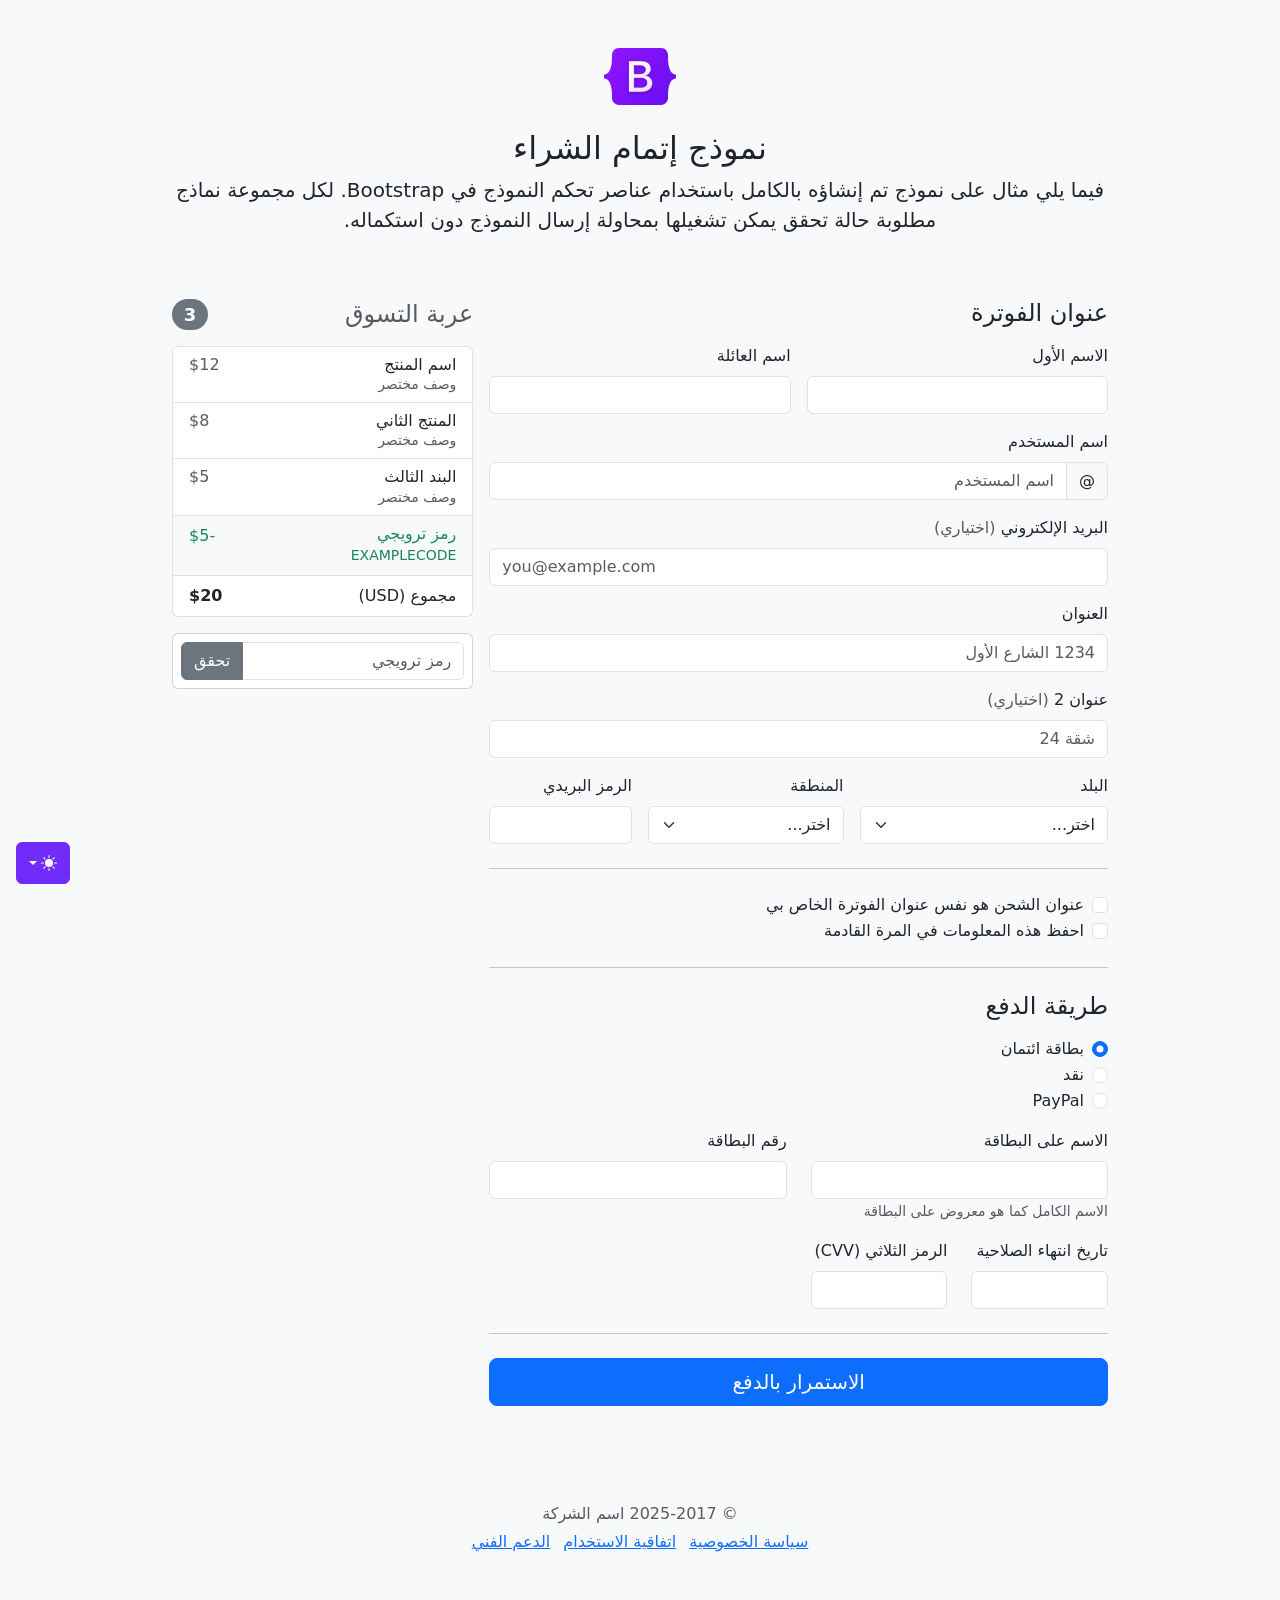
<file: bootstrap/examples/checkout-rtl/index.html>
<!doctype html>
<html lang="ar" dir="rtl" data-bs-theme="auto">
  <head>
    <meta charset="utf-8" />
    <meta name="viewport" content="width=device-width, initial-scale=1" />
    <meta name="description" content="" />
    <meta
      name="author"
      content="Mark Otto, Jacob Thornton, and Bootstrap contributors"
    />
    <meta name="generator" content="Astro v5.13.2" />
    <title>مثال إتمام الشراء · Bootstrap v5.3</title>
    <link
      rel="canonical"
      href="https://getbootstrap.com/docs/5.3/examples/checkout-rtl/"
    />
    <script src="../assets/js/color-modes.js"></script>
    <link href="../assets/dist/css/bootstrap.rtl.min.css" rel="stylesheet" />
    <meta name="theme-color" content="#712cf9" />
    <link href="../checkout/checkout.css" rel="stylesheet" />
    <style>
      .bd-placeholder-img {
        font-size: 1.125rem;
        text-anchor: middle;
        -webkit-user-select: none;
        -moz-user-select: none;
        user-select: none;
      }
      @media (min-width: 768px) {
        .bd-placeholder-img-lg {
          font-size: 3.5rem;
        }
      }
      .b-example-divider {
        width: 100%;
        height: 3rem;
        background-color: #0000001a;
        border: solid rgba(0, 0, 0, 0.15);
        border-width: 1px 0;
        box-shadow:
          inset 0 0.5em 1.5em #0000001a,
          inset 0 0.125em 0.5em #00000026;
      }
      .b-example-vr {
        flex-shrink: 0;
        width: 1.5rem;
        height: 100vh;
      }
      .bi {
        vertical-align: -0.125em;
        fill: currentColor;
      }
      .nav-scroller {
        position: relative;
        z-index: 2;
        height: 2.75rem;
        overflow-y: hidden;
      }
      .nav-scroller .nav {
        display: flex;
        flex-wrap: nowrap;
        padding-bottom: 1rem;
        margin-top: -1px;
        overflow-x: auto;
        text-align: center;
        white-space: nowrap;
        -webkit-overflow-scrolling: touch;
      }
      .btn-bd-primary {
        --bd-violet-bg: #712cf9;
        --bd-violet-rgb: 112.520718, 44.062154, 249.437846;
        --bs-btn-font-weight: 600;
        --bs-btn-color: var(--bs-white);
        --bs-btn-bg: var(--bd-violet-bg);
        --bs-btn-border-color: var(--bd-violet-bg);
        --bs-btn-hover-color: var(--bs-white);
        --bs-btn-hover-bg: #6528e0;
        --bs-btn-hover-border-color: #6528e0;
        --bs-btn-focus-shadow-rgb: var(--bd-violet-rgb);
        --bs-btn-active-color: var(--bs-btn-hover-color);
        --bs-btn-active-bg: #5a23c8;
        --bs-btn-active-border-color: #5a23c8;
      }
      .bd-mode-toggle {
        z-index: 1500;
      }
      .bd-mode-toggle .bi {
        width: 1em;
        height: 1em;
      }
      .bd-mode-toggle .dropdown-menu .active .bi {
        display: block !important;
      }
    </style>
  </head>
  <body class="bg-body-tertiary">
    <svg xmlns="http://www.w3.org/2000/svg" class="d-none">
      <symbol id="check2" viewBox="0 0 16 16">
        <path
          d="M13.854 3.646a.5.5 0 0 1 0 .708l-7 7a.5.5 0 0 1-.708 0l-3.5-3.5a.5.5 0 1 1 .708-.708L6.5 10.293l6.646-6.647a.5.5 0 0 1 .708 0z"
        ></path>
      </symbol>
      <symbol id="circle-half" viewBox="0 0 16 16">
        <path
          d="M8 15A7 7 0 1 0 8 1v14zm0 1A8 8 0 1 1 8 0a8 8 0 0 1 0 16z"
        ></path>
      </symbol>
      <symbol id="moon-stars-fill" viewBox="0 0 16 16">
        <path
          d="M6 .278a.768.768 0 0 1 .08.858 7.208 7.208 0 0 0-.878 3.46c0 4.021 3.278 7.277 7.318 7.277.527 0 1.04-.055 1.533-.16a.787.787 0 0 1 .81.316.733.733 0 0 1-.031.893A8.349 8.349 0 0 1 8.344 16C3.734 16 0 12.286 0 7.71 0 4.266 2.114 1.312 5.124.06A.752.752 0 0 1 6 .278z"
        ></path>
        <path
          d="M10.794 3.148a.217.217 0 0 1 .412 0l.387 1.162c.173.518.579.924 1.097 1.097l1.162.387a.217.217 0 0 1 0 .412l-1.162.387a1.734 1.734 0 0 0-1.097 1.097l-.387 1.162a.217.217 0 0 1-.412 0l-.387-1.162A1.734 1.734 0 0 0 9.31 6.593l-1.162-.387a.217.217 0 0 1 0-.412l1.162-.387a1.734 1.734 0 0 0 1.097-1.097l.387-1.162zM13.863.099a.145.145 0 0 1 .274 0l.258.774c.115.346.386.617.732.732l.774.258a.145.145 0 0 1 0 .274l-.774.258a1.156 1.156 0 0 0-.732.732l-.258.774a.145.145 0 0 1-.274 0l-.258-.774a1.156 1.156 0 0 0-.732-.732l-.774-.258a.145.145 0 0 1 0-.274l.774-.258c.346-.115.617-.386.732-.732L13.863.1z"
        ></path>
      </symbol>
      <symbol id="sun-fill" viewBox="0 0 16 16">
        <path
          d="M8 12a4 4 0 1 0 0-8 4 4 0 0 0 0 8zM8 0a.5.5 0 0 1 .5.5v2a.5.5 0 0 1-1 0v-2A.5.5 0 0 1 8 0zm0 13a.5.5 0 0 1 .5.5v2a.5.5 0 0 1-1 0v-2A.5.5 0 0 1 8 13zm8-5a.5.5 0 0 1-.5.5h-2a.5.5 0 0 1 0-1h2a.5.5 0 0 1 .5.5zM3 8a.5.5 0 0 1-.5.5h-2a.5.5 0 0 1 0-1h2A.5.5 0 0 1 3 8zm10.657-5.657a.5.5 0 0 1 0 .707l-1.414 1.415a.5.5 0 1 1-.707-.708l1.414-1.414a.5.5 0 0 1 .707 0zm-9.193 9.193a.5.5 0 0 1 0 .707L3.05 13.657a.5.5 0 0 1-.707-.707l1.414-1.414a.5.5 0 0 1 .707 0zm9.193 2.121a.5.5 0 0 1-.707 0l-1.414-1.414a.5.5 0 0 1 .707-.707l1.414 1.414a.5.5 0 0 1 0 .707zM4.464 4.465a.5.5 0 0 1-.707 0L2.343 3.05a.5.5 0 1 1 .707-.707l1.414 1.414a.5.5 0 0 1 0 .708z"
        ></path>
      </symbol>
    </svg>
    <div
      class="dropdown position-fixed bottom-0 end-0 mb-3 me-3 bd-mode-toggle"
    >
      <button
        class="btn btn-bd-primary py-2 dropdown-toggle d-flex align-items-center"
        id="bd-theme"
        type="button"
        aria-expanded="false"
        data-bs-toggle="dropdown"
        aria-label="Toggle theme (auto)"
      >
        <svg class="bi my-1 theme-icon-active" aria-hidden="true">
          <use href="#circle-half"></use>
        </svg>
        <span class="visually-hidden" id="bd-theme-text">Toggle theme</span>
      </button>
      <ul
        class="dropdown-menu dropdown-menu-end shadow"
        aria-labelledby="bd-theme-text"
      >
        <li>
          <button
            type="button"
            class="dropdown-item d-flex align-items-center"
            data-bs-theme-value="light"
            aria-pressed="false"
          >
            <svg class="bi me-2 opacity-50" aria-hidden="true">
              <use href="#sun-fill"></use>
            </svg>
            Light
            <svg class="bi ms-auto d-none" aria-hidden="true">
              <use href="#check2"></use>
            </svg>
          </button>
        </li>
        <li>
          <button
            type="button"
            class="dropdown-item d-flex align-items-center"
            data-bs-theme-value="dark"
            aria-pressed="false"
          >
            <svg class="bi me-2 opacity-50" aria-hidden="true">
              <use href="#moon-stars-fill"></use>
            </svg>
            Dark
            <svg class="bi ms-auto d-none" aria-hidden="true">
              <use href="#check2"></use>
            </svg>
          </button>
        </li>
        <li>
          <button
            type="button"
            class="dropdown-item d-flex align-items-center active"
            data-bs-theme-value="auto"
            aria-pressed="true"
          >
            <svg class="bi me-2 opacity-50" aria-hidden="true">
              <use href="#circle-half"></use>
            </svg>
            Auto
            <svg class="bi ms-auto d-none" aria-hidden="true">
              <use href="#check2"></use>
            </svg>
          </button>
        </li>
      </ul>
    </div>
    <div class="container">
      <main>
        <div class="py-5 text-center">
          <img
            class="d-block mx-auto mb-4"
            src="../assets/brand/bootstrap-logo.svg"
            alt=""
            width="72"
            height="57"
          />
          <h1 class="h2">نموذج إتمام الشراء</h1>
          <p class="lead">
            فيما يلي مثال على نموذج تم إنشاؤه بالكامل باستخدام عناصر تحكم
            النموذج في Bootstrap. لكل مجموعة نماذج مطلوبة حالة تحقق يمكن تشغيلها
            بمحاولة إرسال النموذج دون استكماله.
          </p>
        </div>
        <div class="row g-3">
          <div class="col-md-5 col-lg-4 order-md-last">
            <h4 class="d-flex justify-content-between align-items-center mb-3">
              <span class="text-body-secondary">عربة التسوق</span>
              <span class="badge bg-secondary rounded-pill">3</span>
            </h4>
            <ul class="list-group mb-3">
              <li class="list-group-item d-flex justify-content-between lh-sm">
                <div>
                  <h6 class="my-0">اسم المنتج</h6>
                  <small class="text-body-secondary">وصف مختصر</small>
                </div>
                <span class="text-body-secondary">$12</span>
              </li>
              <li class="list-group-item d-flex justify-content-between lh-sm">
                <div>
                  <h6 class="my-0">المنتج الثاني</h6>
                  <small class="text-body-secondary">وصف مختصر</small>
                </div>
                <span class="text-body-secondary">$8</span>
              </li>
              <li class="list-group-item d-flex justify-content-between lh-sm">
                <div>
                  <h6 class="my-0">البند الثالث</h6>
                  <small class="text-body-secondary">وصف مختصر</small>
                </div>
                <span class="text-body-secondary">$5</span>
              </li>
              <li
                class="list-group-item d-flex justify-content-between bg-body-tertiary"
              >
                <div class="text-success">
                  <h6 class="my-0">رمز ترويجي</h6>
                  <small>EXAMPLECODE</small>
                </div>
                <span class="text-success">-$5</span>
              </li>
              <li class="list-group-item d-flex justify-content-between">
                <span>مجموع (USD)</span> <strong>$20</strong>
              </li>
            </ul>
            <form class="card p-2">
              <div class="input-group">
                <input
                  type="text"
                  class="form-control"
                  placeholder="رمز ترويجي"
                />
                <button type="submit" class="btn btn-secondary">تحقق</button>
              </div>
            </form>
          </div>
          <div class="col-md-7 col-lg-8">
            <h4 class="mb-3">عنوان الفوترة</h4>
            <form class="needs-validation" novalidate>
              <div class="row g-3">
                <div class="col-sm-6">
                  <label for="firstName" class="form-label">الاسم الأول</label>
                  <input
                    type="text"
                    class="form-control"
                    id="firstName"
                    placeholder=""
                    value=""
                    required
                  />
                  <div class="invalid-feedback">يرجى إدخال اسم أول صحيح.</div>
                </div>
                <div class="col-sm-6">
                  <label for="lastName" class="form-label">اسم العائلة</label>
                  <input
                    type="text"
                    class="form-control"
                    id="lastName"
                    placeholder=""
                    value=""
                    required
                  />
                  <div class="invalid-feedback">يرجى إدخال اسم عائلة صحيح.</div>
                </div>
                <div class="col-12">
                  <label for="username" class="form-label">اسم المستخدم</label>
                  <div class="input-group has-validation">
                    <span class="input-group-text">@</span>
                    <input
                      type="text"
                      class="form-control"
                      id="username"
                      placeholder="اسم المستخدم"
                      required
                    />
                    <div class="invalid-feedback">
                      اسم المستخدم الخاص بك مطلوب.
                    </div>
                  </div>
                </div>
                <div class="col-12">
                  <label for="email" class="form-label"
                    >البريد الإلكتروني
                    <span class="text-body-secondary">(اختياري)</span></label
                  >
                  <input
                    type="email"
                    class="form-control"
                    id="email"
                    placeholder="you@example.com"
                  />
                  <div class="invalid-feedback">
                    يرجى إدخال عنوان بريد إلكتروني صحيح لتصلكم تحديثات الشحن.
                  </div>
                </div>
                <div class="col-12">
                  <label for="address" class="form-label">العنوان</label>
                  <input
                    type="text"
                    class="form-control"
                    id="address"
                    placeholder="1234 الشارع الأول"
                    required
                  />
                  <div class="invalid-feedback">
                    يرجى إدخال عنوان الشحن الخاص بك.
                  </div>
                </div>
                <div class="col-12">
                  <label for="address2" class="form-label"
                    >عنوان 2
                    <span class="text-body-secondary">(اختياري)</span></label
                  >
                  <input
                    type="text"
                    class="form-control"
                    id="address2"
                    placeholder="شقة 24"
                  />
                </div>
                <div class="col-md-5">
                  <label for="country" class="form-label">البلد</label>
                  <select class="form-select" id="country" required>
                    <option value="">اختر...</option>
                    <option>الولايات المتحدة الأمريكية</option>
                  </select>
                  <div class="invalid-feedback">يرجى اختيار بلد صحيح.</div>
                </div>
                <div class="col-md-4">
                  <label for="state" class="form-label">المنطقة</label>
                  <select class="form-select" id="state" required>
                    <option value="">اختر...</option>
                    <option>كاليفورنيا</option>
                  </select>
                  <div class="invalid-feedback">
                    يرجى اختيار اسم منطقة صحيح.
                  </div>
                </div>
                <div class="col-md-3">
                  <label for="zip" class="form-label">الرمز البريدي</label>
                  <input
                    type="text"
                    class="form-control"
                    id="zip"
                    placeholder=""
                    required
                  />
                  <div class="invalid-feedback">الرمز البريدي مطلوب.</div>
                </div>
              </div>
              <hr class="my-4" />
              <div class="form-check">
                <input
                  type="checkbox"
                  class="form-check-input"
                  id="same-address"
                />
                <label class="form-check-label" for="same-address"
                  >عنوان الشحن هو نفس عنوان الفوترة الخاص بي</label
                >
              </div>
              <div class="form-check">
                <input
                  type="checkbox"
                  class="form-check-input"
                  id="save-info"
                />
                <label class="form-check-label" for="save-info"
                  >احفظ هذه المعلومات في المرة القادمة</label
                >
              </div>
              <hr class="my-4" />
              <h4 class="mb-3">طريقة الدفع</h4>
              <div class="my-3">
                <div class="form-check">
                  <input
                    id="credit"
                    name="paymentMethod"
                    type="radio"
                    class="form-check-input"
                    checked
                    required
                  />
                  <label class="form-check-label" for="credit"
                    >بطاقة ائتمان</label
                  >
                </div>
                <div class="form-check">
                  <input
                    id="cash"
                    name="paymentMethod"
                    type="radio"
                    class="form-check-input"
                    required
                  />
                  <label class="form-check-label" for="cash">نقد</label>
                </div>
                <div class="form-check">
                  <input
                    id="paypal"
                    name="paymentMethod"
                    type="radio"
                    class="form-check-input"
                    required
                  />
                  <label class="form-check-label" for="paypal">PayPal</label>
                </div>
              </div>
              <div class="row gy-3">
                <div class="col-md-6">
                  <label for="cc-name" class="form-label"
                    >الاسم على البطاقة</label
                  >
                  <input
                    type="text"
                    class="form-control"
                    id="cc-name"
                    placeholder=""
                    required
                  />
                  <small class="text-body-secondary"
                    >الاسم الكامل كما هو معروض على البطاقة</small
                  >
                  <div class="invalid-feedback">الاسم على البطاقة مطلوب</div>
                </div>
                <div class="col-md-6">
                  <label for="cc-number" class="form-label">رقم البطاقة</label>
                  <input
                    type="text"
                    class="form-control"
                    id="cc-number"
                    placeholder=""
                    required
                  />
                  <div class="invalid-feedback">رقم بطاقة الائتمان مطلوب</div>
                </div>
                <div class="col-md-3">
                  <label for="cc-expiration" class="form-label"
                    >تاريخ انتهاء الصلاحية</label
                  >
                  <input
                    type="text"
                    class="form-control"
                    id="cc-expiration"
                    placeholder=""
                    required
                  />
                  <div class="invalid-feedback">
                    تاريخ انتهاء الصلاحية مطلوب
                  </div>
                </div>
                <div class="col-md-3">
                  <label for="cc-cvv" class="form-label"
                    >الرمز الثلاثي (CVV)</label
                  >
                  <input
                    type="text"
                    class="form-control"
                    id="cc-cvv"
                    placeholder=""
                    required
                  />
                  <div class="invalid-feedback">رمز الحماية مطلوب</div>
                </div>
              </div>
              <hr class="my-4" />
              <button class="w-100 btn btn-primary btn-lg" type="submit">
                الاستمرار بالدفع
              </button>
            </form>
          </div>
        </div>
      </main>
      <footer class="my-5 pt-5 text-body-secondary text-center text-small">
        <p class="mb-1">&copy; 2025-2017 اسم الشركة</p>
        <ul class="list-inline">
          <li class="list-inline-item"><a href="#">سياسة الخصوصية</a></li>
          <li class="list-inline-item"><a href="#">اتفاقية الاستخدام</a></li>
          <li class="list-inline-item"><a href="#">الدعم الفني</a></li>
        </ul>
      </footer>
    </div>
    <script
      src="../assets/dist/js/bootstrap.bundle.min.js"
      class="astro-vvvwv3sm"
    ></script>
    <script src="../checkout/checkout.js" class="astro-vvvwv3sm"></script>
  </body>
</html>
</file>
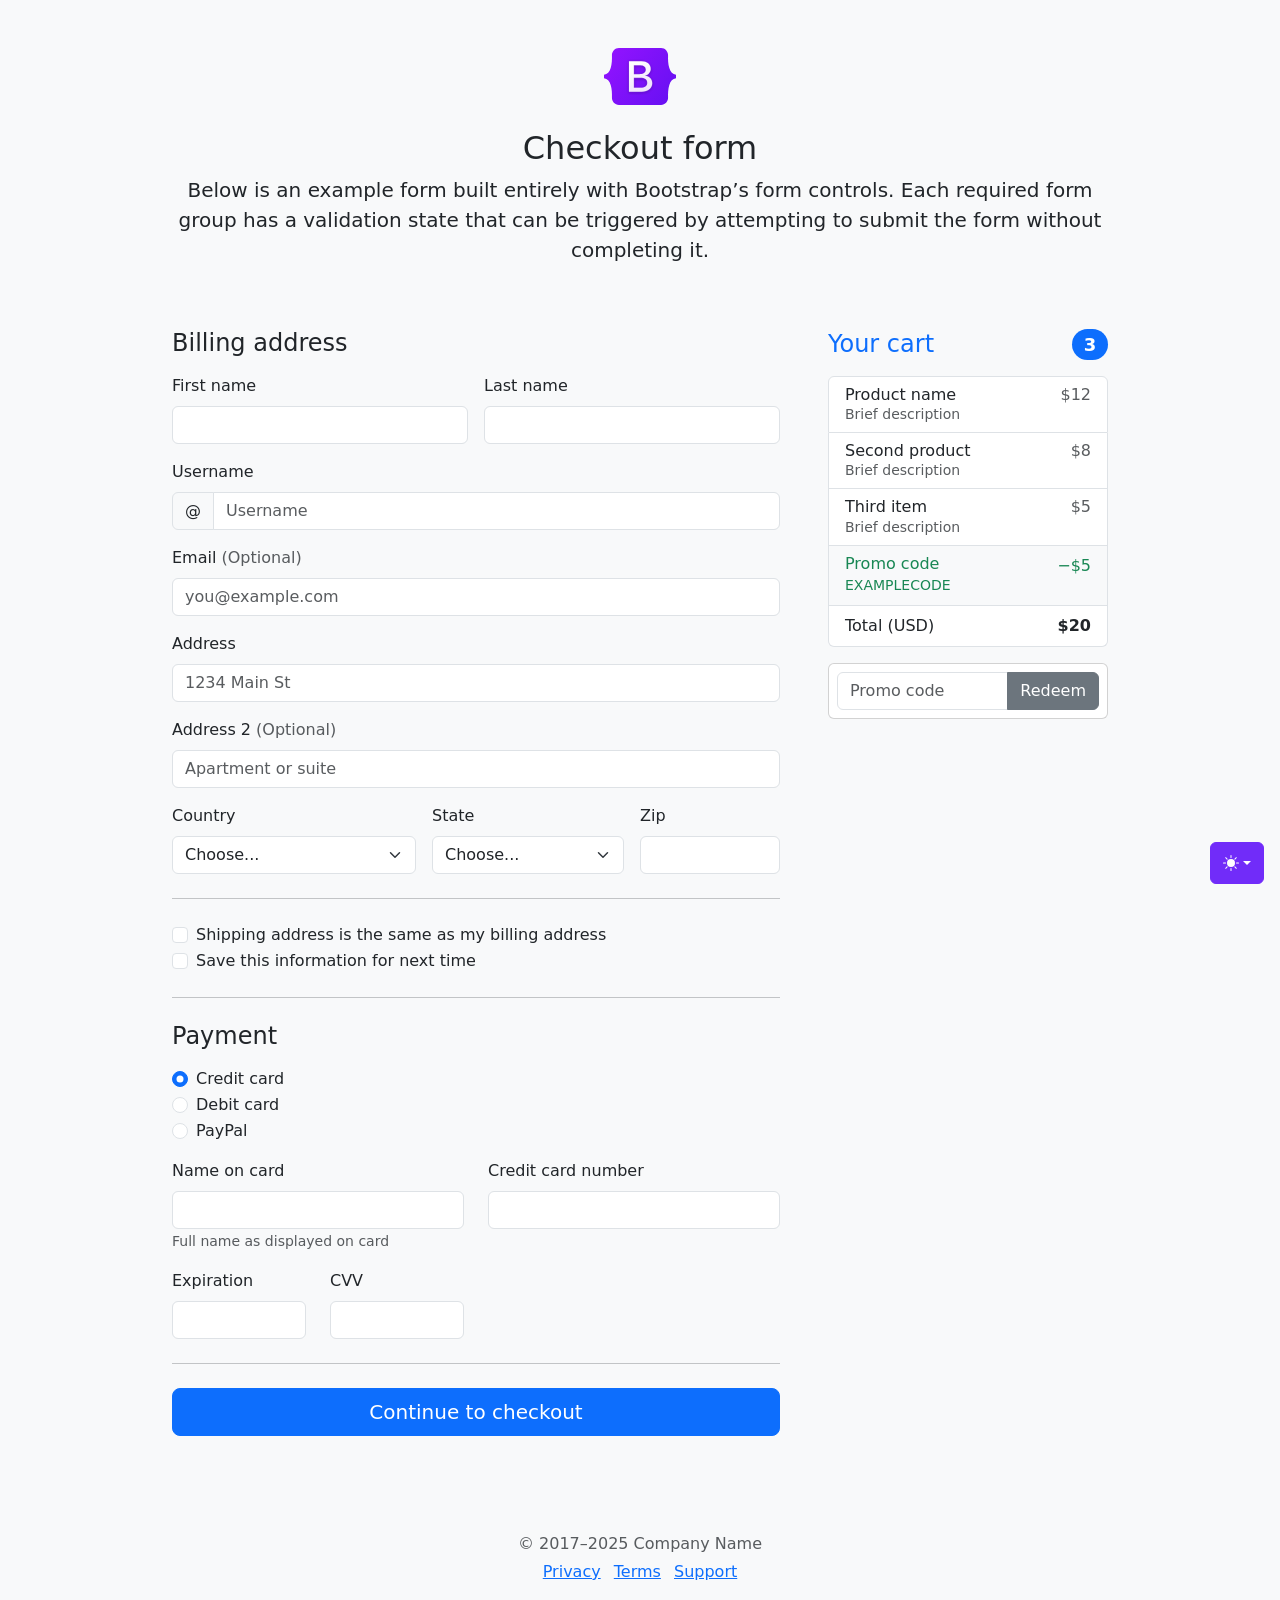
<file: bootstrap/examples/checkout/index.html>
<!doctype html>
<html lang="en" data-bs-theme="auto">
  <head>
    <meta charset="utf-8" />
    <meta name="viewport" content="width=device-width, initial-scale=1" />
    <meta name="description" content="" />
    <meta
      name="author"
      content="Mark Otto, Jacob Thornton, and Bootstrap contributors"
    />
    <meta name="generator" content="Astro v5.13.2" />
    <title>Checkout example · Bootstrap v5.3</title>
    <link
      rel="canonical"
      href="https://getbootstrap.com/docs/5.3/examples/checkout/"
    />
    <script src="../assets/js/color-modes.js"></script>
    <link href="../assets/dist/css/bootstrap.min.css" rel="stylesheet" />
    <meta name="theme-color" content="#712cf9" />
    <link href="checkout.css" rel="stylesheet" />
    <style>
      .bd-placeholder-img {
        font-size: 1.125rem;
        text-anchor: middle;
        -webkit-user-select: none;
        -moz-user-select: none;
        user-select: none;
      }
      @media (min-width: 768px) {
        .bd-placeholder-img-lg {
          font-size: 3.5rem;
        }
      }
      .b-example-divider {
        width: 100%;
        height: 3rem;
        background-color: #0000001a;
        border: solid rgba(0, 0, 0, 0.15);
        border-width: 1px 0;
        box-shadow:
          inset 0 0.5em 1.5em #0000001a,
          inset 0 0.125em 0.5em #00000026;
      }
      .b-example-vr {
        flex-shrink: 0;
        width: 1.5rem;
        height: 100vh;
      }
      .bi {
        vertical-align: -0.125em;
        fill: currentColor;
      }
      .nav-scroller {
        position: relative;
        z-index: 2;
        height: 2.75rem;
        overflow-y: hidden;
      }
      .nav-scroller .nav {
        display: flex;
        flex-wrap: nowrap;
        padding-bottom: 1rem;
        margin-top: -1px;
        overflow-x: auto;
        text-align: center;
        white-space: nowrap;
        -webkit-overflow-scrolling: touch;
      }
      .btn-bd-primary {
        --bd-violet-bg: #712cf9;
        --bd-violet-rgb: 112.520718, 44.062154, 249.437846;
        --bs-btn-font-weight: 600;
        --bs-btn-color: var(--bs-white);
        --bs-btn-bg: var(--bd-violet-bg);
        --bs-btn-border-color: var(--bd-violet-bg);
        --bs-btn-hover-color: var(--bs-white);
        --bs-btn-hover-bg: #6528e0;
        --bs-btn-hover-border-color: #6528e0;
        --bs-btn-focus-shadow-rgb: var(--bd-violet-rgb);
        --bs-btn-active-color: var(--bs-btn-hover-color);
        --bs-btn-active-bg: #5a23c8;
        --bs-btn-active-border-color: #5a23c8;
      }
      .bd-mode-toggle {
        z-index: 1500;
      }
      .bd-mode-toggle .bi {
        width: 1em;
        height: 1em;
      }
      .bd-mode-toggle .dropdown-menu .active .bi {
        display: block !important;
      }
    </style>
  </head>
  <body class="bg-body-tertiary">
    <svg xmlns="http://www.w3.org/2000/svg" class="d-none">
      <symbol id="check2" viewBox="0 0 16 16">
        <path
          d="M13.854 3.646a.5.5 0 0 1 0 .708l-7 7a.5.5 0 0 1-.708 0l-3.5-3.5a.5.5 0 1 1 .708-.708L6.5 10.293l6.646-6.647a.5.5 0 0 1 .708 0z"
        ></path>
      </symbol>
      <symbol id="circle-half" viewBox="0 0 16 16">
        <path
          d="M8 15A7 7 0 1 0 8 1v14zm0 1A8 8 0 1 1 8 0a8 8 0 0 1 0 16z"
        ></path>
      </symbol>
      <symbol id="moon-stars-fill" viewBox="0 0 16 16">
        <path
          d="M6 .278a.768.768 0 0 1 .08.858 7.208 7.208 0 0 0-.878 3.46c0 4.021 3.278 7.277 7.318 7.277.527 0 1.04-.055 1.533-.16a.787.787 0 0 1 .81.316.733.733 0 0 1-.031.893A8.349 8.349 0 0 1 8.344 16C3.734 16 0 12.286 0 7.71 0 4.266 2.114 1.312 5.124.06A.752.752 0 0 1 6 .278z"
        ></path>
        <path
          d="M10.794 3.148a.217.217 0 0 1 .412 0l.387 1.162c.173.518.579.924 1.097 1.097l1.162.387a.217.217 0 0 1 0 .412l-1.162.387a1.734 1.734 0 0 0-1.097 1.097l-.387 1.162a.217.217 0 0 1-.412 0l-.387-1.162A1.734 1.734 0 0 0 9.31 6.593l-1.162-.387a.217.217 0 0 1 0-.412l1.162-.387a1.734 1.734 0 0 0 1.097-1.097l.387-1.162zM13.863.099a.145.145 0 0 1 .274 0l.258.774c.115.346.386.617.732.732l.774.258a.145.145 0 0 1 0 .274l-.774.258a1.156 1.156 0 0 0-.732.732l-.258.774a.145.145 0 0 1-.274 0l-.258-.774a1.156 1.156 0 0 0-.732-.732l-.774-.258a.145.145 0 0 1 0-.274l.774-.258c.346-.115.617-.386.732-.732L13.863.1z"
        ></path>
      </symbol>
      <symbol id="sun-fill" viewBox="0 0 16 16">
        <path
          d="M8 12a4 4 0 1 0 0-8 4 4 0 0 0 0 8zM8 0a.5.5 0 0 1 .5.5v2a.5.5 0 0 1-1 0v-2A.5.5 0 0 1 8 0zm0 13a.5.5 0 0 1 .5.5v2a.5.5 0 0 1-1 0v-2A.5.5 0 0 1 8 13zm8-5a.5.5 0 0 1-.5.5h-2a.5.5 0 0 1 0-1h2a.5.5 0 0 1 .5.5zM3 8a.5.5 0 0 1-.5.5h-2a.5.5 0 0 1 0-1h2A.5.5 0 0 1 3 8zm10.657-5.657a.5.5 0 0 1 0 .707l-1.414 1.415a.5.5 0 1 1-.707-.708l1.414-1.414a.5.5 0 0 1 .707 0zm-9.193 9.193a.5.5 0 0 1 0 .707L3.05 13.657a.5.5 0 0 1-.707-.707l1.414-1.414a.5.5 0 0 1 .707 0zm9.193 2.121a.5.5 0 0 1-.707 0l-1.414-1.414a.5.5 0 0 1 .707-.707l1.414 1.414a.5.5 0 0 1 0 .707zM4.464 4.465a.5.5 0 0 1-.707 0L2.343 3.05a.5.5 0 1 1 .707-.707l1.414 1.414a.5.5 0 0 1 0 .708z"
        ></path>
      </symbol>
    </svg>
    <div
      class="dropdown position-fixed bottom-0 end-0 mb-3 me-3 bd-mode-toggle"
    >
      <button
        class="btn btn-bd-primary py-2 dropdown-toggle d-flex align-items-center"
        id="bd-theme"
        type="button"
        aria-expanded="false"
        data-bs-toggle="dropdown"
        aria-label="Toggle theme (auto)"
      >
        <svg class="bi my-1 theme-icon-active" aria-hidden="true">
          <use href="#circle-half"></use>
        </svg>
        <span class="visually-hidden" id="bd-theme-text">Toggle theme</span>
      </button>
      <ul
        class="dropdown-menu dropdown-menu-end shadow"
        aria-labelledby="bd-theme-text"
      >
        <li>
          <button
            type="button"
            class="dropdown-item d-flex align-items-center"
            data-bs-theme-value="light"
            aria-pressed="false"
          >
            <svg class="bi me-2 opacity-50" aria-hidden="true">
              <use href="#sun-fill"></use>
            </svg>
            Light
            <svg class="bi ms-auto d-none" aria-hidden="true">
              <use href="#check2"></use>
            </svg>
          </button>
        </li>
        <li>
          <button
            type="button"
            class="dropdown-item d-flex align-items-center"
            data-bs-theme-value="dark"
            aria-pressed="false"
          >
            <svg class="bi me-2 opacity-50" aria-hidden="true">
              <use href="#moon-stars-fill"></use>
            </svg>
            Dark
            <svg class="bi ms-auto d-none" aria-hidden="true">
              <use href="#check2"></use>
            </svg>
          </button>
        </li>
        <li>
          <button
            type="button"
            class="dropdown-item d-flex align-items-center active"
            data-bs-theme-value="auto"
            aria-pressed="true"
          >
            <svg class="bi me-2 opacity-50" aria-hidden="true">
              <use href="#circle-half"></use>
            </svg>
            Auto
            <svg class="bi ms-auto d-none" aria-hidden="true">
              <use href="#check2"></use>
            </svg>
          </button>
        </li>
      </ul>
    </div>
    <div class="container">
      <main>
        <div class="py-5 text-center">
          <img
            class="d-block mx-auto mb-4"
            src="../assets/brand/bootstrap-logo.svg"
            alt=""
            width="72"
            height="57"
          />
          <h1 class="h2">Checkout form</h1>
          <p class="lead">
            Below is an example form built entirely with Bootstrap’s form
            controls. Each required form group has a validation state that can
            be triggered by attempting to submit the form without completing it.
          </p>
        </div>
        <div class="row g-5">
          <div class="col-md-5 col-lg-4 order-md-last">
            <h4 class="d-flex justify-content-between align-items-center mb-3">
              <span class="text-primary">Your cart</span>
              <span class="badge bg-primary rounded-pill">3</span>
            </h4>
            <ul class="list-group mb-3">
              <li class="list-group-item d-flex justify-content-between lh-sm">
                <div>
                  <h6 class="my-0">Product name</h6>
                  <small class="text-body-secondary">Brief description</small>
                </div>
                <span class="text-body-secondary">$12</span>
              </li>
              <li class="list-group-item d-flex justify-content-between lh-sm">
                <div>
                  <h6 class="my-0">Second product</h6>
                  <small class="text-body-secondary">Brief description</small>
                </div>
                <span class="text-body-secondary">$8</span>
              </li>
              <li class="list-group-item d-flex justify-content-between lh-sm">
                <div>
                  <h6 class="my-0">Third item</h6>
                  <small class="text-body-secondary">Brief description</small>
                </div>
                <span class="text-body-secondary">$5</span>
              </li>
              <li
                class="list-group-item d-flex justify-content-between bg-body-tertiary"
              >
                <div class="text-success">
                  <h6 class="my-0">Promo code</h6>
                  <small>EXAMPLECODE</small>
                </div>
                <span class="text-success">−$5</span>
              </li>
              <li class="list-group-item d-flex justify-content-between">
                <span>Total (USD)</span> <strong>$20</strong>
              </li>
            </ul>
            <form class="card p-2">
              <div class="input-group">
                <input
                  type="text"
                  class="form-control"
                  placeholder="Promo code"
                />
                <button type="submit" class="btn btn-secondary">Redeem</button>
              </div>
            </form>
          </div>
          <div class="col-md-7 col-lg-8">
            <h4 class="mb-3">Billing address</h4>
            <form class="needs-validation" novalidate>
              <div class="row g-3">
                <div class="col-sm-6">
                  <label for="firstName" class="form-label">First name</label>
                  <input
                    type="text"
                    class="form-control"
                    id="firstName"
                    placeholder=""
                    value=""
                    required
                  />
                  <div class="invalid-feedback">
                    Valid first name is required.
                  </div>
                </div>
                <div class="col-sm-6">
                  <label for="lastName" class="form-label">Last name</label>
                  <input
                    type="text"
                    class="form-control"
                    id="lastName"
                    placeholder=""
                    value=""
                    required
                  />
                  <div class="invalid-feedback">
                    Valid last name is required.
                  </div>
                </div>
                <div class="col-12">
                  <label for="username" class="form-label">Username</label>
                  <div class="input-group has-validation">
                    <span class="input-group-text">@</span>
                    <input
                      type="text"
                      class="form-control"
                      id="username"
                      placeholder="Username"
                      required
                    />
                    <div class="invalid-feedback">
                      Your username is required.
                    </div>
                  </div>
                </div>
                <div class="col-12">
                  <label for="email" class="form-label"
                    >Email
                    <span class="text-body-secondary">(Optional)</span></label
                  >
                  <input
                    type="email"
                    class="form-control"
                    id="email"
                    placeholder="you@example.com"
                  />
                  <div class="invalid-feedback">
                    Please enter a valid email address for shipping updates.
                  </div>
                </div>
                <div class="col-12">
                  <label for="address" class="form-label">Address</label>
                  <input
                    type="text"
                    class="form-control"
                    id="address"
                    placeholder="1234 Main St"
                    required
                  />
                  <div class="invalid-feedback">
                    Please enter your shipping address.
                  </div>
                </div>
                <div class="col-12">
                  <label for="address2" class="form-label"
                    >Address 2
                    <span class="text-body-secondary">(Optional)</span></label
                  >
                  <input
                    type="text"
                    class="form-control"
                    id="address2"
                    placeholder="Apartment or suite"
                  />
                </div>
                <div class="col-md-5">
                  <label for="country" class="form-label">Country</label>
                  <select class="form-select" id="country" required>
                    <option value="">Choose...</option>
                    <option>United States</option>
                  </select>
                  <div class="invalid-feedback">
                    Please select a valid country.
                  </div>
                </div>
                <div class="col-md-4">
                  <label for="state" class="form-label">State</label>
                  <select class="form-select" id="state" required>
                    <option value="">Choose...</option>
                    <option>California</option>
                  </select>
                  <div class="invalid-feedback">
                    Please provide a valid state.
                  </div>
                </div>
                <div class="col-md-3">
                  <label for="zip" class="form-label">Zip</label>
                  <input
                    type="text"
                    class="form-control"
                    id="zip"
                    placeholder=""
                    required
                  />
                  <div class="invalid-feedback">Zip code required.</div>
                </div>
              </div>
              <hr class="my-4" />
              <div class="form-check">
                <input
                  type="checkbox"
                  class="form-check-input"
                  id="same-address"
                />
                <label class="form-check-label" for="same-address"
                  >Shipping address is the same as my billing address</label
                >
              </div>
              <div class="form-check">
                <input
                  type="checkbox"
                  class="form-check-input"
                  id="save-info"
                />
                <label class="form-check-label" for="save-info"
                  >Save this information for next time</label
                >
              </div>
              <hr class="my-4" />
              <h4 class="mb-3">Payment</h4>
              <div class="my-3">
                <div class="form-check">
                  <input
                    id="credit"
                    name="paymentMethod"
                    type="radio"
                    class="form-check-input"
                    checked
                    required
                  />
                  <label class="form-check-label" for="credit"
                    >Credit card</label
                  >
                </div>
                <div class="form-check">
                  <input
                    id="debit"
                    name="paymentMethod"
                    type="radio"
                    class="form-check-input"
                    required
                  />
                  <label class="form-check-label" for="debit">Debit card</label>
                </div>
                <div class="form-check">
                  <input
                    id="paypal"
                    name="paymentMethod"
                    type="radio"
                    class="form-check-input"
                    required
                  />
                  <label class="form-check-label" for="paypal">PayPal</label>
                </div>
              </div>
              <div class="row gy-3">
                <div class="col-md-6">
                  <label for="cc-name" class="form-label">Name on card</label>
                  <input
                    type="text"
                    class="form-control"
                    id="cc-name"
                    placeholder=""
                    required
                  />
                  <small class="text-body-secondary"
                    >Full name as displayed on card</small
                  >
                  <div class="invalid-feedback">Name on card is required</div>
                </div>
                <div class="col-md-6">
                  <label for="cc-number" class="form-label"
                    >Credit card number</label
                  >
                  <input
                    type="text"
                    class="form-control"
                    id="cc-number"
                    placeholder=""
                    required
                  />
                  <div class="invalid-feedback">
                    Credit card number is required
                  </div>
                </div>
                <div class="col-md-3">
                  <label for="cc-expiration" class="form-label"
                    >Expiration</label
                  >
                  <input
                    type="text"
                    class="form-control"
                    id="cc-expiration"
                    placeholder=""
                    required
                  />
                  <div class="invalid-feedback">Expiration date required</div>
                </div>
                <div class="col-md-3">
                  <label for="cc-cvv" class="form-label">CVV</label>
                  <input
                    type="text"
                    class="form-control"
                    id="cc-cvv"
                    placeholder=""
                    required
                  />
                  <div class="invalid-feedback">Security code required</div>
                </div>
              </div>
              <hr class="my-4" />
              <button class="w-100 btn btn-primary btn-lg" type="submit">
                Continue to checkout
              </button>
            </form>
          </div>
        </div>
      </main>
      <footer class="my-5 pt-5 text-body-secondary text-center text-small">
        <p class="mb-1">&copy; 2017–2025 Company Name</p>
        <ul class="list-inline">
          <li class="list-inline-item"><a href="#">Privacy</a></li>
          <li class="list-inline-item"><a href="#">Terms</a></li>
          <li class="list-inline-item"><a href="#">Support</a></li>
        </ul>
      </footer>
    </div>
    <script
      src="../assets/dist/js/bootstrap.bundle.min.js"
      class="astro-vvvwv3sm"
    ></script>
    <script src="checkout.js" class="astro-vvvwv3sm"></script>
  </body>
</html>
</file>
<file: Biodata_Dinda (1)/style.css>
.menu-tambahan {
    display: flex;
    justify-content: center;
    gap: 10px;
    flex-wrap: wrap;
    padding: 20px;
}

.menu-tambahan a {
    text-decoration: none;
    color: #6d5875;
    background: #f8dff0;
    padding: 10px 18px;
    border-radius: 20px;
    font-weight: bold;
}

.menu-tambahan a:hover {
    background: #e8c8df;
}
/* =========================
   BASIC
========================= */

* {
    margin: 0;
    padding: 0;
    box-sizing: border-box;
}

html {
    scroll-behavior: smooth;
}

body {
    font-family: "DM Sans", sans-serif;
    background: #fffafc;
    color: #403b43;
    line-height: 1.7;
}

a {
    text-decoration: none;
    color: inherit;
}

img {
    display: block;
    width: 100%;
}


/* =========================
   NAVBAR
========================= */

.navbar {
    width: 100%;
    padding: 22px 8%;

    display: flex;
    justify-content: space-between;
    align-items: center;

    background: rgba(255, 250, 252, 0.92);
    backdrop-filter: blur(10px);

    position: sticky;
    top: 0;
    z-index: 100;

    border-bottom: 1px solid #f1e3e9;
}

.logo {
    font-family: "Playfair Display", serif;
    font-size: 25px;
    font-weight: 700;
}

.logo span,
.footer-logo span {
    color: #d69aaa;
}

.nav-menu {
    display: flex;
    gap: 30px;
}

.nav-menu a {
    font-size: 14px;
    color: #777078;
    transition: 0.3s;
}

.nav-menu a:hover {
    color: #c77e91;
}


/* =========================
   HERO
========================= */

.hero {
    min-height: 650px;
    padding: 90px 10%;

    display: flex;
    align-items: center;
    justify-content: space-between;

    gap: 70px;

    background:
        radial-gradient(circle at 90% 20%, #f9dce5 0, transparent 25%),
        radial-gradient(circle at 10% 90%, #e6def8 0, transparent 25%),
        #fffafc;
}

.hero-text {
    max-width: 570px;
}

.small-title {
    color: #c77e91;
    letter-spacing: 4px;
    font-size: 13px;
    font-weight: 700;
    margin-bottom: 15px;
}

.hero h1 {
    font-family: "Playfair Display", serif;
    font-size: clamp(55px, 7vw, 90px);
    line-height: 1;
    margin-bottom: 25px;
}

.hero h1 span {
    color: #c98598;
    font-style: italic;
}

.hero-description {
    color: #827981;
    max-width: 480px;
    margin-bottom: 30px;
}

.main-button {
    display: inline-block;
    padding: 13px 25px;

    background: #d99aaa;
    color: white;

    border-radius: 50px;

    transition: 0.3s;
}

.main-button:hover {
    transform: translateY(-3px);
    box-shadow: 0 10px 25px #e9c2cd;
}


/* HERO PHOTO */

.hero-photo {
    position: relative;
    width: 340px;
    height: 340px;
}

.hero-photo img {
    width: 290px;
    height: 290px;

    object-fit: cover;

    border-radius: 50%;

    position: absolute;
    top: 25px;
    left: 25px;

    border: 8px solid white;

    box-shadow: 0 15px 40px #ead3da;
}

.circle-decoration {
    width: 310px;
    height: 310px;

    border-radius: 50%;

    background: #eadff7;

    position: absolute;
    right: 0;
    bottom: 0;
}

.hello-card {
    position: absolute;

    right: -10px;
    bottom: 25px;

    background: white;

    padding: 12px 20px;

    border-radius: 30px;

    box-shadow: 0 8px 25px #eadde2;

    font-size: 13px;
}


/* =========================
   SECTION
========================= */

.section {
    max-width: 1150px;
    margin: auto;
    padding: 100px 30px;
}

.section-heading {
    margin-bottom: 45px;
}

.section-heading p {
    color: #c98598;
    font-size: 12px;
    font-weight: 700;
    letter-spacing: 3px;
    margin-bottom: 8px;
}

.section-heading h2 {
    font-family: "Playfair Display", serif;
    font-size: 45px;
    line-height: 1.2;
}

.section-heading h2 span {
    color: #c98598;
    font-style: italic;
}

.section-heading.center {
    text-align: center;
}

.section-heading small {
    color: #948b92;
}


/* =========================
   ABOUT
========================= */

.about-container {
    display: grid;
    grid-template-columns: 330px 1fr;
    gap: 70px;
    align-items: center;
}

.about-photo {
    background: #f1e6f7;
    padding: 15px;
    border-radius: 25px;
    transform: rotate(-2deg);
}

.about-photo img {
    height: 390px;
    object-fit: cover;
    border-radius: 18px;
}

.about-content h3 {
    font-family: "Playfair Display", serif;
    font-size: 30px;
    margin-bottom: 15px;
}

.about-content > p {
    color: #817981;
    margin-bottom: 12px;
}

.biodata-grid {
    display: grid;
    grid-template-columns: 1fr 1fr;
    gap: 15px;
    margin-top: 30px;
}

.biodata-grid div {
    background: #fff;
    padding: 15px 18px;
    border-radius: 13px;
    border: 1px solid #f0e3e8;
}

.biodata-grid small {
    display: block;
    color: #b19ba3;
    font-size: 11px;
}

.biodata-grid strong {
    font-size: 14px;
}


/* =========================
   GALLERY
========================= */

.gallery-section {
    max-width: 1200px;
}

.gallery {
    display: grid;
    grid-template-columns: 1.3fr 1fr 1fr;
    grid-template-rows: 230px 230px;
    gap: 18px;
}

.gallery-item {
    overflow: hidden;
    border-radius: 20px;
    background: #f2e8f7;
}

.gallery-item.big {
    grid-row: span 2;
}

.gallery-item img {
    height: 100%;
    object-fit: cover;
    transition: 0.5s;
}

.gallery-item:hover img {
    transform: scale(1.06);
}


/* =========================
   EDUCATION
========================= */

.education-list {
    display: flex;
    flex-direction: column;
    gap: 18px;
}

.education-card {
    display: flex;
    align-items: center;
    gap: 25px;

    padding: 25px;

    background: white;

    border: 1px solid #f0e5e9;

    border-radius: 18px;

    transition: 0.3s;
}

.education-card:hover {
    transform: translateX(8px);
}

.education-card.active {
    background: #f6e8ef;
}

.edu-number {
    width: 55px;
    height: 55px;

    display: flex;
    align-items: center;
    justify-content: center;

    border-radius: 50%;

    background: #e9dff5;

    font-family: "Playfair Display", serif;
    font-size: 20px;
}

.education-card span {
    font-size: 12px;
    color: #b18896;
}

.education-card h3 {
    font-family: "Playfair Display", serif;
    font-size: 22px;
}

.education-card p {
    color: #817981;
}


/* =========================
   SOFT SECTION
========================= */

.soft-section {
    max-width: none;
    background: #f9f0f5;
}


/* =========================
   EMPTY CARD
========================= */

.empty-card {
    max-width: 700px;
    margin: auto;

    padding: 45px;

    text-align: center;

    background: white;

    border-radius: 25px;

    border: 1px solid #f0e2e8;
}

.empty-icon {
    width: 65px;
    height: 65px;

    display: flex;
    align-items: center;
    justify-content: center;

    margin: 0 auto 20px;

    border-radius: 50%;

    background: #f2e5f6;

    font-size: 28px;
}

.empty-card h3 {
    font-family: "Playfair Display", serif;
    font-size: 25px;
    margin-bottom: 10px;
}

.empty-card p {
    color: #817981;
}


/* =========================
   STRENGTHS
========================= */

.strength-grid {
    display: grid;
    grid-template-columns: repeat(3, 1fr);
    gap: 20px;
}

.strength-card {
    padding: 30px;

    background: white;

    border-radius: 20px;

    border: 1px solid #f0e3e8;

    transition: 0.3s;
}

.strength-card:hover {
    transform: translateY(-7px);
    box-shadow: 0 15px 30px #eedfe5;
}

.card-icon {
    width: 45px;
    height: 45px;

    display: flex;
    align-items: center;
    justify-content: center;

    background: #f2e2eb;

    border-radius: 50%;

    margin-bottom: 20px;

    color: #bd7d90;
}

.strength-card h3 {
    font-family: "Playfair Display", serif;
    font-size: 23px;
    margin-bottom: 8px;
}

.strength-card p {
    color: #827981;
    font-size: 14px;
}


/* =========================
   SKILLS
========================= */

.skills-container {
    display: grid;
    grid-template-columns: repeat(2, 1fr);
    gap: 18px;
}

.skill-card {
    padding: 25px;

    background: white;

    border-radius: 18px;

    border: 1px solid #f0e3e8;
}

.skill-top {
    display: flex;
    justify-content: space-between;
    align-items: center;

    margin-bottom: 10px;
}

.skill-top h3 {
    font-family: "Playfair Display", serif;
    font-size: 22px;
}

.skill-top span {
    background: #f2e4eb;
    color: #b7788c;

    padding: 4px 11px;

    border-radius: 20px;

    font-size: 11px;
}

.skill-card p {
    color: #827981;
    font-size: 14px;
}


/* =========================
   PORTFOLIO
========================= */

.portfolio-section {
    max-width: 1200px;
}

.portfolio-grid {
    display: grid;
    grid-template-columns: repeat(3, 1fr);
    gap: 22px;
}

.portfolio-card {
    background: white;

    border-radius: 20px;

    overflow: hidden;

    border: 1px solid #f0e3e8;

    transition: 0.3s;
}

.portfolio-card:hover {
    transform: translateY(-7px);
    box-shadow: 0 15px 30px #eedfe5;
}

.portfolio-image {
    height: 240px;
    overflow: hidden;
    background: #eee2f4;
}

.portfolio-image img {
    height: 100%;
    object-fit: cover;
    transition: 0.5s;
}

.portfolio-card:hover img {
    transform: scale(1.05);
}

.portfolio-content {
    padding: 25px;
}

.portfolio-content span {
    color: #c98598;
    font-size: 10px;
    letter-spacing: 2px;
    font-weight: 700;
}

.portfolio-content h3 {
    font-family: "Playfair Display", serif;
    font-size: 23px;
    margin: 5px 0 8px;
}

.portfolio-content p {
    color: #827981;
    font-size: 14px;
}


/* =========================
   FOOTER
========================= */

footer {
    text-align: center;

    padding: 55px 20px;

    background: #463d46;

    color: white;
}

.footer-logo {
    font-family: "Playfair Display", serif;
    font-size: 27px;
    margin-bottom: 10px;
}

footer p {
    color: #d5cbd0;
    font-size: 14px;
}

.footer-line {
    width: 80px;
    height: 1px;

    background: #c98598;

    margin: 25px auto;
}

footer small {
    color: #afa3aa;
}


/* =========================
   RESPONSIVE
========================= */

@media (max-width: 850px) {

    .navbar {
        padding: 18px 5%;
    }

    .nav-menu {
        gap: 12px;
    }

    .nav-menu a {
        font-size: 12px;
    }

    .hero {
        padding: 70px 7%;
        flex-direction: column-reverse;
        text-align: center;
    }

    .hero-description {
        margin-left: auto;
        margin-right: auto;
    }

    .hero-photo {
        transform: scale(0.85);
    }

    .about-container {
        grid-template-columns: 1fr;
    }

    .about-photo {
        max-width: 300px;
        margin: auto;
    }

    .strength-grid,
    .portfolio-grid {
        grid-template-columns: 1fr;
    }

    .skills-container {
        grid-template-columns: 1fr;
    }

    .gallery {
        grid-template-columns: 1fr 1fr;
        grid-template-rows: 220px 220px;
    }

    .gallery-item.big {
        grid-row: auto;
    }
}


@media (max-width: 550px) {

    .nav-menu {
        display: none;
    }

    .hero h1 {
        font-size: 55px;
    }

    .section {
        padding: 70px 20px;
    }

    .section-heading h2 {
        font-size: 35px;
    }

    .biodata-grid {
        grid-template-columns: 1fr;
    }

    .gallery {
        grid-template-columns: 1fr;
        grid-template-rows: repeat(4, 220px);
    }

    .hero-photo {
        transform: scale(0.75);
        margin-bottom: -40px;
    }
}
</file>
<file: bootstrap/examples/blog/blog.rtl.css>
/* stylelint-disable @stylistic/selector-list-comma-newline-after */

.blog-header-logo {
  font-family: Amiri, Georgia, "Times New Roman", serif;
  font-size: 2.25rem;
}

.blog-header-logo:hover {
  text-decoration: none;
}

h1, h2, h3, h4, h5, h6 {
  font-family: Amiri, Georgia, "Times New Roman", serif;
}

.flex-auto {
  flex: 0 0 auto;
}

.h-250 { height: 250px; }
@media (min-width: 768px) {
  .h-md-250 { height: 250px; }
}

/* Pagination */
.blog-pagination {
  margin-bottom: 4rem;
}

/*
 * Blog posts
 */
.blog-post {
  margin-bottom: 4rem;
}
.blog-post-meta {
  margin-bottom: 1.25rem;
  color: #727272;
}
</file>
<file: bootstrap/examples/blog/blog.css>
/* stylelint-disable @stylistic/selector-list-comma-newline-after */

.blog-header-logo {
  font-family: "Playfair Display", Georgia, "Times New Roman", serif/*rtl:Amiri, Georgia, "Times New Roman", serif*/;
  font-size: 2.25rem;
}

.blog-header-logo:hover {
  text-decoration: none;
}

h1, h2, h3, h4, h5, h6 {
  font-family: "Playfair Display", Georgia, "Times New Roman", serif/*rtl:Amiri, Georgia, "Times New Roman", serif*/;
}

.flex-auto {
  flex: 0 0 auto;
}

.h-250 { height: 250px; }
@media (min-width: 768px) {
  .h-md-250 { height: 250px; }
}

/* Pagination */
.blog-pagination {
  margin-bottom: 4rem;
}

/*
 * Blog posts
 */
.blog-post {
  margin-bottom: 4rem;
}
.blog-post-meta {
  margin-bottom: 1.25rem;
  color: #727272;
}
</file>
<file: bootstrap/examples/breadcrumbs/breadcrumbs.css>
.breadcrumb-chevron {
  --bs-breadcrumb-divider: url("data:image/svg+xml,%3Csvg xmlns='http://www.w3.org/2000/svg' width='16' height='16' fill='%236c757d'%3E%3Cpath fill-rule='evenodd' d='M4.646 1.646a.5.5 0 0 1 .708 0l6 6a.5.5 0 0 1 0 .708l-6 6a.5.5 0 0 1-.708-.708L10.293 8 4.646 2.354a.5.5 0 0 1 0-.708z'/%3E%3C/svg%3E");
  gap: .5rem;
}
.breadcrumb-chevron .breadcrumb-item {
  display: flex;
  gap: inherit;
  align-items: center;
  padding-left: 0;
  line-height: 1;
}
.breadcrumb-chevron .breadcrumb-item::before {
  gap: inherit;
  float: none;
  width: 1rem;
  height: 1rem;
}

.breadcrumb-custom .breadcrumb-item {
  position: relative;
  flex-grow: 1;
  padding: .75rem 3rem;
}
.breadcrumb-custom .breadcrumb-item::before {
  display: none;
}
.breadcrumb-custom .breadcrumb-item::after {
  position: absolute;
  top: 50%;
  right: -25px;
  z-index: 1;
  display: inline-block;
  width: 50px;
  height: 50px;
  margin-top: -25px;
  content: "";
  background-color: var(--bs-tertiary-bg);
  border-top-right-radius: .5rem;
  box-shadow: 1px -1px var(--bs-border-color);
  transform: scale(.707) rotate(45deg);
}
.breadcrumb-custom .breadcrumb-item:first-child {
  padding-left: 1.5rem;
}
.breadcrumb-custom .breadcrumb-item:last-child {
  padding-right: 1.5rem;
}
.breadcrumb-custom .breadcrumb-item:last-child::after {
  display: none;
}
</file>
<file: bootstrap/examples/carousel/carousel.rtl.css>
/* GLOBAL STYLES
-------------------------------------------------- */
/* Padding below the footer and lighter body text */

body {
  padding-top: 3rem;
  padding-bottom: 3rem;
  color: rgb(var(--bs-tertiary-color-rgb));
}


/* CUSTOMIZE THE CAROUSEL
-------------------------------------------------- */

/* Carousel base class */
.carousel {
  margin-bottom: 4rem;
}
/* Since positioning the image, we need to help out the caption */
.carousel-caption {
  bottom: 3rem;
  z-index: 10;
}

/* Declare heights because of positioning of img element */
.carousel-item {
  height: 32rem;
}


/* MARKETING CONTENT
-------------------------------------------------- */

/* Center align the text within the three columns below the carousel */
.marketing .col-lg-4 {
  margin-bottom: 1.5rem;
  text-align: center;
}
.marketing .col-lg-4 p {
  margin-right: .75rem;
  margin-left: .75rem;
}


/* Featurettes
------------------------- */

.featurette-divider {
  margin: 5rem 0; /* Space out the Bootstrap <hr> more */
}

/* Thin out the marketing headings */

/* RESPONSIVE CSS
-------------------------------------------------- */

@media (min-width: 40em) {
  /* Bump up size of carousel content */
  .carousel-caption p {
    margin-bottom: 1.25rem;
    font-size: 1.25rem;
    line-height: 1.4;
  }

  .featurette-heading {
    font-size: 50px;
  }
}

@media (min-width: 62em) {
  .featurette-heading {
    margin-top: 7rem;
  }
}
</file>
<file: bootstrap/examples/carousel/carousel.css>
/* GLOBAL STYLES
-------------------------------------------------- */
/* Padding below the footer and lighter body text */

body {
  padding-top: 3rem;
  padding-bottom: 3rem;
  color: rgb(var(--bs-tertiary-color-rgb));
}


/* CUSTOMIZE THE CAROUSEL
-------------------------------------------------- */

/* Carousel base class */
.carousel {
  margin-bottom: 4rem;
}
/* Since positioning the image, we need to help out the caption */
.carousel-caption {
  bottom: 3rem;
  z-index: 10;
}

/* Declare heights because of positioning of img element */
.carousel-item {
  height: 32rem;
}


/* MARKETING CONTENT
-------------------------------------------------- */

/* Center align the text within the three columns below the carousel */
.marketing .col-lg-4 {
  margin-bottom: 1.5rem;
  text-align: center;
}
/* rtl:begin:ignore */
.marketing .col-lg-4 p {
  margin-right: .75rem;
  margin-left: .75rem;
}
/* rtl:end:ignore */


/* Featurettes
------------------------- */

.featurette-divider {
  margin: 5rem 0; /* Space out the Bootstrap <hr> more */
}

/* Thin out the marketing headings */
/* rtl:begin:remove */
.featurette-heading {
  letter-spacing: -.05rem;
}

/* rtl:end:remove */

/* RESPONSIVE CSS
-------------------------------------------------- */

@media (min-width: 40em) {
  /* Bump up size of carousel content */
  .carousel-caption p {
    margin-bottom: 1.25rem;
    font-size: 1.25rem;
    line-height: 1.4;
  }

  .featurette-heading {
    font-size: 50px;
  }
}

@media (min-width: 62em) {
  .featurette-heading {
    margin-top: 7rem;
  }
}
</file>
<file: bootstrap/examples/checkout/checkout.css>
.container {
  max-width: 960px;
}
</file>
<file: bootstrap/examples/cheatsheet/cheatsheet.rtl.css>
body {
  scroll-behavior: smooth;
}

/**
 * Bootstrap "Journal code" icon
 * @link https://icons.getbootstrap.com/icons/journal-code/
 */
.bd-heading a::before {
  display: inline-block;
  width: 1em;
  height: 1em;
  margin-left: .25rem;
  content: "";
  background-image: url("data:image/svg+xml,%3Csvg xmlns='http://www.w3.org/2000/svg' fill='%23999' viewBox='0 0 16 16'%3E%3Cpath d='M4 1h8a2 2 0 0 1 2 2v10a2 2 0 0 1-2 2H4a2 2 0 0 1-2-2h1a1 1 0 0 0 1 1h8a1 1 0 0 0 1-1V3a1 1 0 0 0-1-1H4a1 1 0 0 0-1 1H2a2 2 0 0 1 2-2z'/%3E%3Cpath d='M2 5v-.5a.5.5 0 0 1 1 0V5h.5a.5.5 0 0 1 0 1h-2a.5.5 0 0 1 0-1H2zm0 3v-.5a.5.5 0 0 1 1 0V8h.5a.5.5 0 0 1 0 1h-2a.5.5 0 0 1 0-1H2zm0 3v-.5a.5.5 0 0 1 1 0v.5h.5a.5.5 0 0 1 0 1h-2a.5.5 0 0 1 0-1H2z'/%3E%3Cpath fill-rule='evenodd' d='M8.646 5.646a.5.5 0 0 1 .708 0l2 2a.5.5 0 0 1 0 .708l-2 2a.5.5 0 0 1-.708-.708L10.293 8 8.646 6.354a.5.5 0 0 1 0-.708zm-1.292 0a.5.5 0 0 0-.708 0l-2 2a.5.5 0 0 0 0 .708l2 2a.5.5 0 0 0 .708-.708L5.707 8l1.647-1.646a.5.5 0 0 0 0-.708z'/%3E%3C/svg%3E");
  background-size: 1em;
}

/* stylelint-disable-next-line selector-max-universal */
.bd-heading + div > * + * {
  margin-top: 3rem;
}

/* Table of contents */
.bd-aside a {
  padding: .1875rem .5rem;
  margin-top: .125rem;
  margin-right: .3125rem;
  color: var(--bs-body-color);
}

.bd-aside a:hover,
.bd-aside a:focus {
  color: var(--bs-body-color);
  background-color: rgba(121, 82, 179, .1);
}

.bd-aside .active {
  font-weight: 600;
  color: var(--bs-body-color);
}

.bd-aside .btn {
  padding: .25rem .5rem;
  font-weight: 600;
  color: var(--bs-body-color);
}

.bd-aside .btn:hover,
.bd-aside .btn:focus {
  color: var(--bs-body-color);
  background-color: rgba(121, 82, 179, .1);
}

.bd-aside .btn:focus {
  box-shadow: 0 0 0 1px rgba(121, 82, 179, .7);
}

.bd-aside .btn::before {
  width: 1.25em;
  line-height: 0;
  content: url("data:image/svg+xml,%3csvg xmlns='http://www.w3.org/2000/svg' width='16' height='16' viewBox='0 0 16 16'%3e%3cpath fill='none' stroke='%23ccc' stroke-linecap='round' stroke-linejoin='round' stroke-width='2' d='M5 14l6-6-6-6'/%3e%3c/svg%3e");
  transition: transform .35s ease;
  transform: rotate(180deg) translateX(-2px);
  transform-origin: .5em 50%;
}

.bd-aside .btn[aria-expanded="true"]::before {
  transform: rotate(90deg);
}


/* Examples */
.scrollspy-example {
  height: 200px;
}

[id="modal"] .bd-example .btn,
[id="buttons"] .bd-example .btn,
[id="tooltips"] .bd-example .btn,
[id="popovers"] .bd-example .btn,
[id="dropdowns"] .bd-example .btn-group,
[id="dropdowns"] .bd-example .dropdown,
[id="dropdowns"] .bd-example .dropup,
[id="dropdowns"] .bd-example .dropend,
[id="dropdowns"] .bd-example .dropstart {
  margin: 0 0 1rem 1rem;
}

/* Layout */
@media (min-width: 1200px) {
  body {
    display: grid;
    grid-template-rows: auto;
    grid-template-columns: 1fr 4fr 1fr;
    gap: 1rem;
  }

  .bd-header {
    position: fixed;
    top: 0;
    right: 0;
    left: 0;
    z-index: 1030;
    grid-column: 1 / span 3;
  }

  .bd-aside,
  .bd-cheatsheet {
    padding-top: 4rem;
  }

  /**
   * 1. Too bad only Firefox supports subgrids ATM
   */
  .bd-cheatsheet,
  .bd-cheatsheet section,
  .bd-cheatsheet article {
    display: inherit; /* 1 */
    grid-template-rows: auto;
    grid-template-columns: 1fr 4fr;
    grid-column: 1 / span 2;
    gap: inherit; /* 1 */
  }

  .bd-aside {
    grid-area: 1 / 3;
    scroll-margin-top: 4rem;
  }

  .bd-cheatsheet section,
  .bd-cheatsheet section > h2 {
    top: 2rem;
    scroll-margin-top: 2rem;
  }

  .bd-cheatsheet section > h2::before {
    position: absolute;
    top: 0;
    right: 0;
    bottom: -2rem;
    left: 0;
    z-index: -1;
    content: "";
  }

  .bd-cheatsheet article,
  .bd-cheatsheet .bd-heading {
    top: 8rem;
    scroll-margin-top: 8rem;
  }

  .bd-cheatsheet .bd-heading {
    z-index: 1;
  }
}
</file>
<file: bootstrap/examples/cheatsheet/cheatsheet.css>
body {
  scroll-behavior: smooth;
}

/**
 * Bootstrap "Journal code" icon
 * @link https://icons.getbootstrap.com/icons/journal-code/
 */
.bd-heading a::before {
  display: inline-block;
  width: 1em;
  height: 1em;
  margin-right: .25rem;
  content: "";
  background-image: url("data:image/svg+xml,%3Csvg xmlns='http://www.w3.org/2000/svg' fill='%23999' viewBox='0 0 16 16'%3E%3Cpath d='M4 1h8a2 2 0 0 1 2 2v10a2 2 0 0 1-2 2H4a2 2 0 0 1-2-2h1a1 1 0 0 0 1 1h8a1 1 0 0 0 1-1V3a1 1 0 0 0-1-1H4a1 1 0 0 0-1 1H2a2 2 0 0 1 2-2z'/%3E%3Cpath d='M2 5v-.5a.5.5 0 0 1 1 0V5h.5a.5.5 0 0 1 0 1h-2a.5.5 0 0 1 0-1H2zm0 3v-.5a.5.5 0 0 1 1 0V8h.5a.5.5 0 0 1 0 1h-2a.5.5 0 0 1 0-1H2zm0 3v-.5a.5.5 0 0 1 1 0v.5h.5a.5.5 0 0 1 0 1h-2a.5.5 0 0 1 0-1H2z'/%3E%3Cpath fill-rule='evenodd' d='M8.646 5.646a.5.5 0 0 1 .708 0l2 2a.5.5 0 0 1 0 .708l-2 2a.5.5 0 0 1-.708-.708L10.293 8 8.646 6.354a.5.5 0 0 1 0-.708zm-1.292 0a.5.5 0 0 0-.708 0l-2 2a.5.5 0 0 0 0 .708l2 2a.5.5 0 0 0 .708-.708L5.707 8l1.647-1.646a.5.5 0 0 0 0-.708z'/%3E%3C/svg%3E");
  background-size: 1em;
}

/* stylelint-disable-next-line selector-max-universal */
.bd-heading + div > * + * {
  margin-top: 3rem;
}

/* Table of contents */
.bd-aside a {
  padding: .1875rem .5rem;
  margin-top: .125rem;
  margin-left: .3125rem;
  color: var(--bs-body-color);
}

.bd-aside a:hover,
.bd-aside a:focus {
  color: var(--bs-body-color);
  background-color: rgba(121, 82, 179, .1);
}

.bd-aside .active {
  font-weight: 600;
  color: var(--bs-body-color);
}

.bd-aside .btn {
  padding: .25rem .5rem;
  font-weight: 600;
  color: var(--bs-body-color);
}

.bd-aside .btn:hover,
.bd-aside .btn:focus {
  color: var(--bs-body-color);
  background-color: rgba(121, 82, 179, .1);
}

.bd-aside .btn:focus {
  box-shadow: 0 0 0 1px rgba(121, 82, 179, .7);
}

.bd-aside .btn::before {
  width: 1.25em;
  line-height: 0;
  content: url("data:image/svg+xml,%3csvg xmlns='http://www.w3.org/2000/svg' width='16' height='16' viewBox='0 0 16 16'%3e%3cpath fill='none' stroke='%23ccc' stroke-linecap='round' stroke-linejoin='round' stroke-width='2' d='M5 14l6-6-6-6'/%3e%3c/svg%3e");
  transition: transform .35s ease;

  /* rtl:raw:
  transform: rotate(180deg) translateX(-2px);
  */
  transform-origin: .5em 50%;
}

.bd-aside .btn[aria-expanded="true"]::before {
  transform: rotate(90deg)/* rtl:ignore */;
}


/* Examples */
.scrollspy-example {
  height: 200px;
}

[id="modal"] .bd-example .btn,
[id="buttons"] .bd-example .btn,
[id="tooltips"] .bd-example .btn,
[id="popovers"] .bd-example .btn,
[id="dropdowns"] .bd-example .btn-group,
[id="dropdowns"] .bd-example .dropdown,
[id="dropdowns"] .bd-example .dropup,
[id="dropdowns"] .bd-example .dropend,
[id="dropdowns"] .bd-example .dropstart {
  margin: 0 1rem 1rem 0;
}

/* Layout */
@media (min-width: 1200px) {
  body {
    display: grid;
    grid-template-rows: auto;
    grid-template-columns: 1fr 4fr 1fr;
    gap: 1rem;
  }

  .bd-header {
    position: fixed;
    top: 0;
    /* rtl:begin:ignore */
    right: 0;
    left: 0;
    /* rtl:end:ignore */
    z-index: 1030;
    grid-column: 1 / span 3;
  }

  .bd-aside,
  .bd-cheatsheet {
    padding-top: 4rem;
  }

  /**
   * 1. Too bad only Firefox supports subgrids ATM
   */
  .bd-cheatsheet,
  .bd-cheatsheet section,
  .bd-cheatsheet article {
    display: inherit; /* 1 */
    grid-template-rows: auto;
    grid-template-columns: 1fr 4fr;
    grid-column: 1 / span 2;
    gap: inherit; /* 1 */
  }

  .bd-aside {
    grid-area: 1 / 3;
    scroll-margin-top: 4rem;
  }

  .bd-cheatsheet section,
  .bd-cheatsheet section > h2 {
    top: 2rem;
    scroll-margin-top: 2rem;
  }

  .bd-cheatsheet section > h2::before {
    position: absolute;
    /* rtl:begin:ignore */
    top: 0;
    right: 0;
    bottom: -2rem;
    left: 0;
    /* rtl:end:ignore */
    z-index: -1;
    content: "";
  }

  .bd-cheatsheet article,
  .bd-cheatsheet .bd-heading {
    top: 8rem;
    scroll-margin-top: 8rem;
  }

  .bd-cheatsheet .bd-heading {
    z-index: 1;
  }
}
</file>
